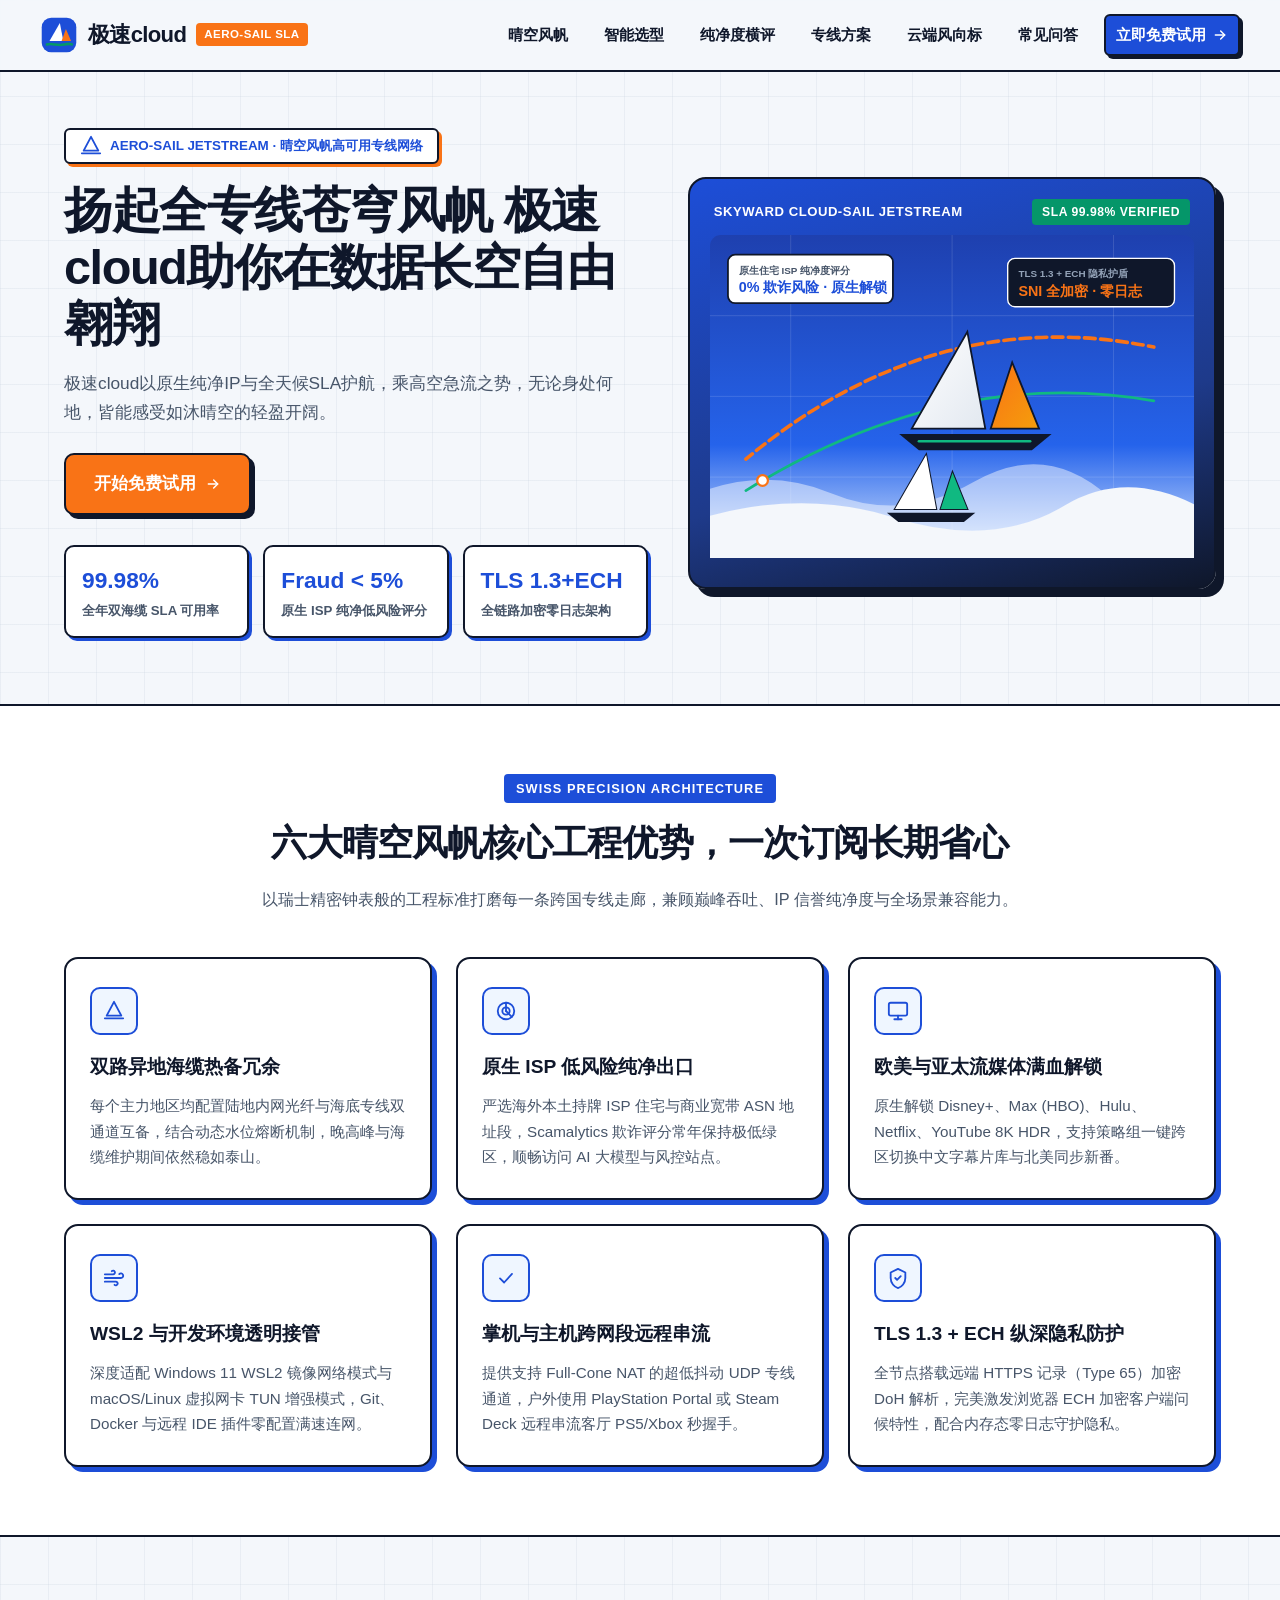
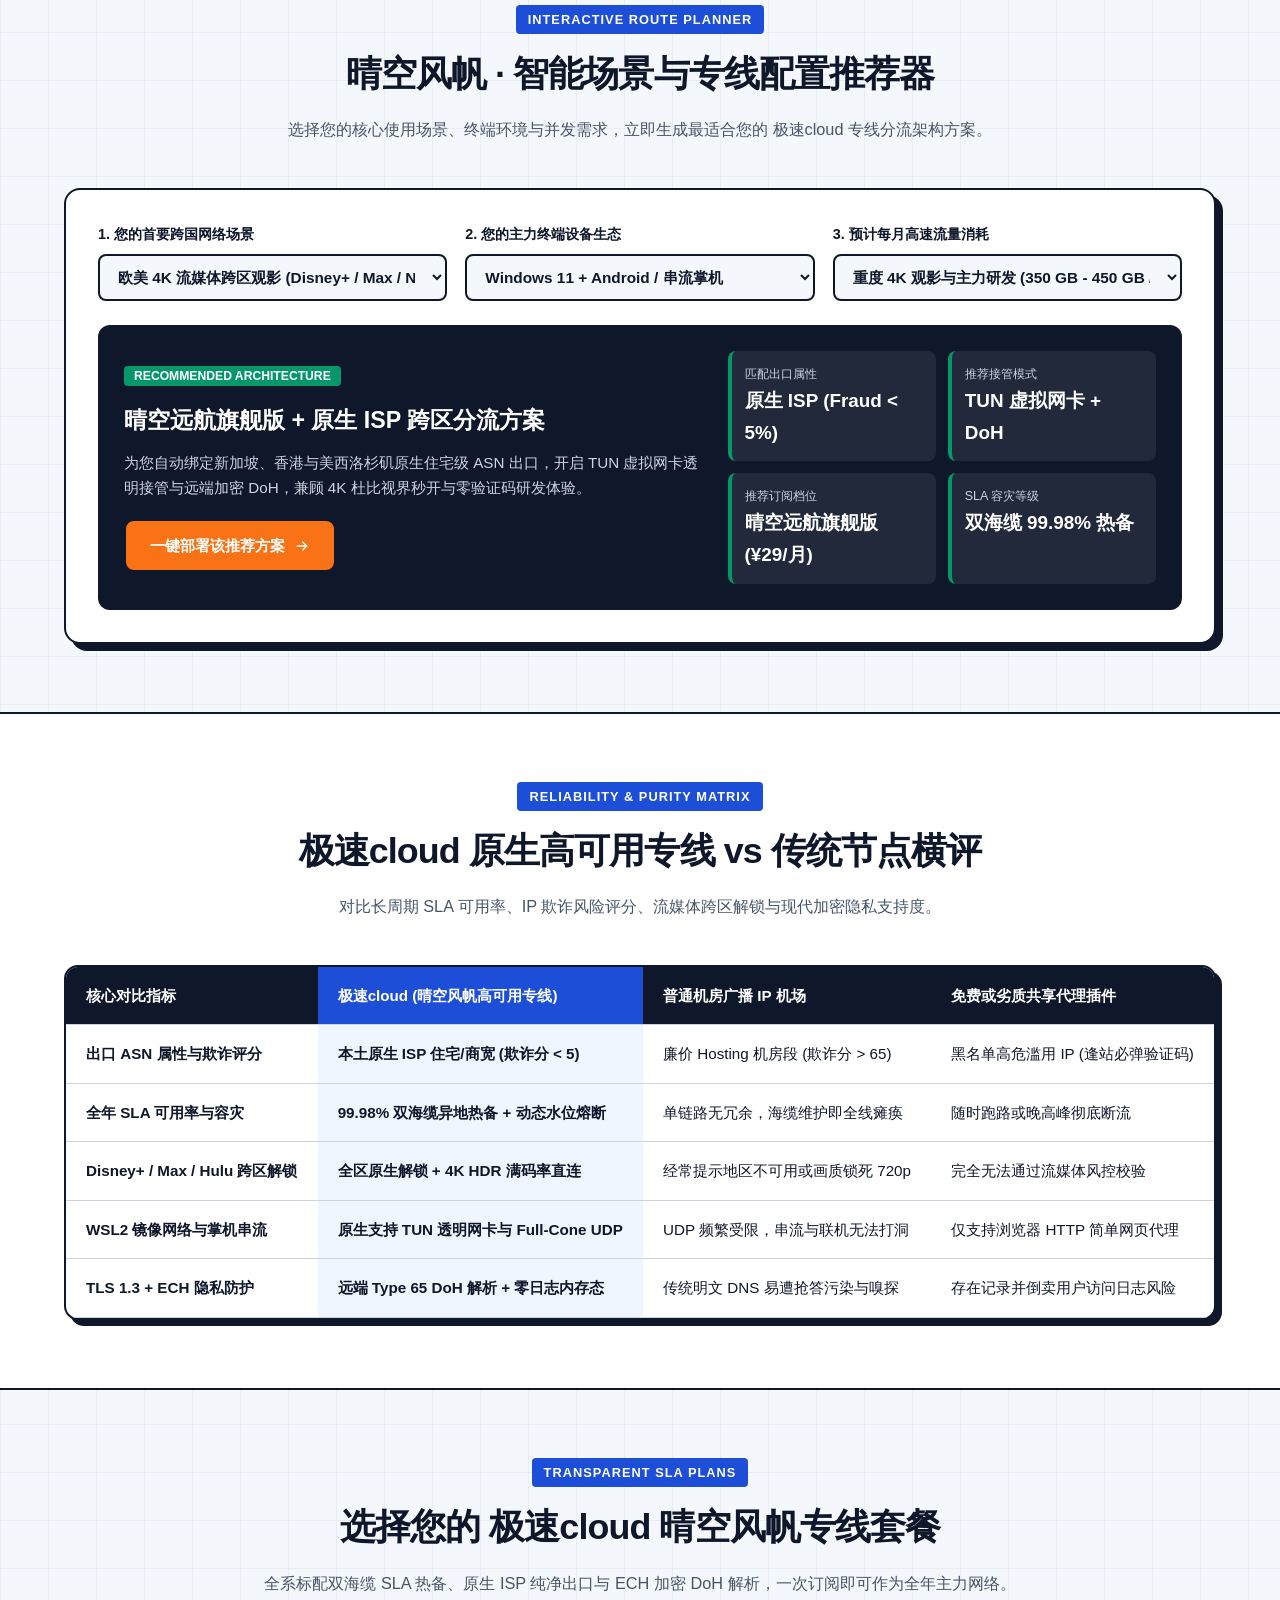
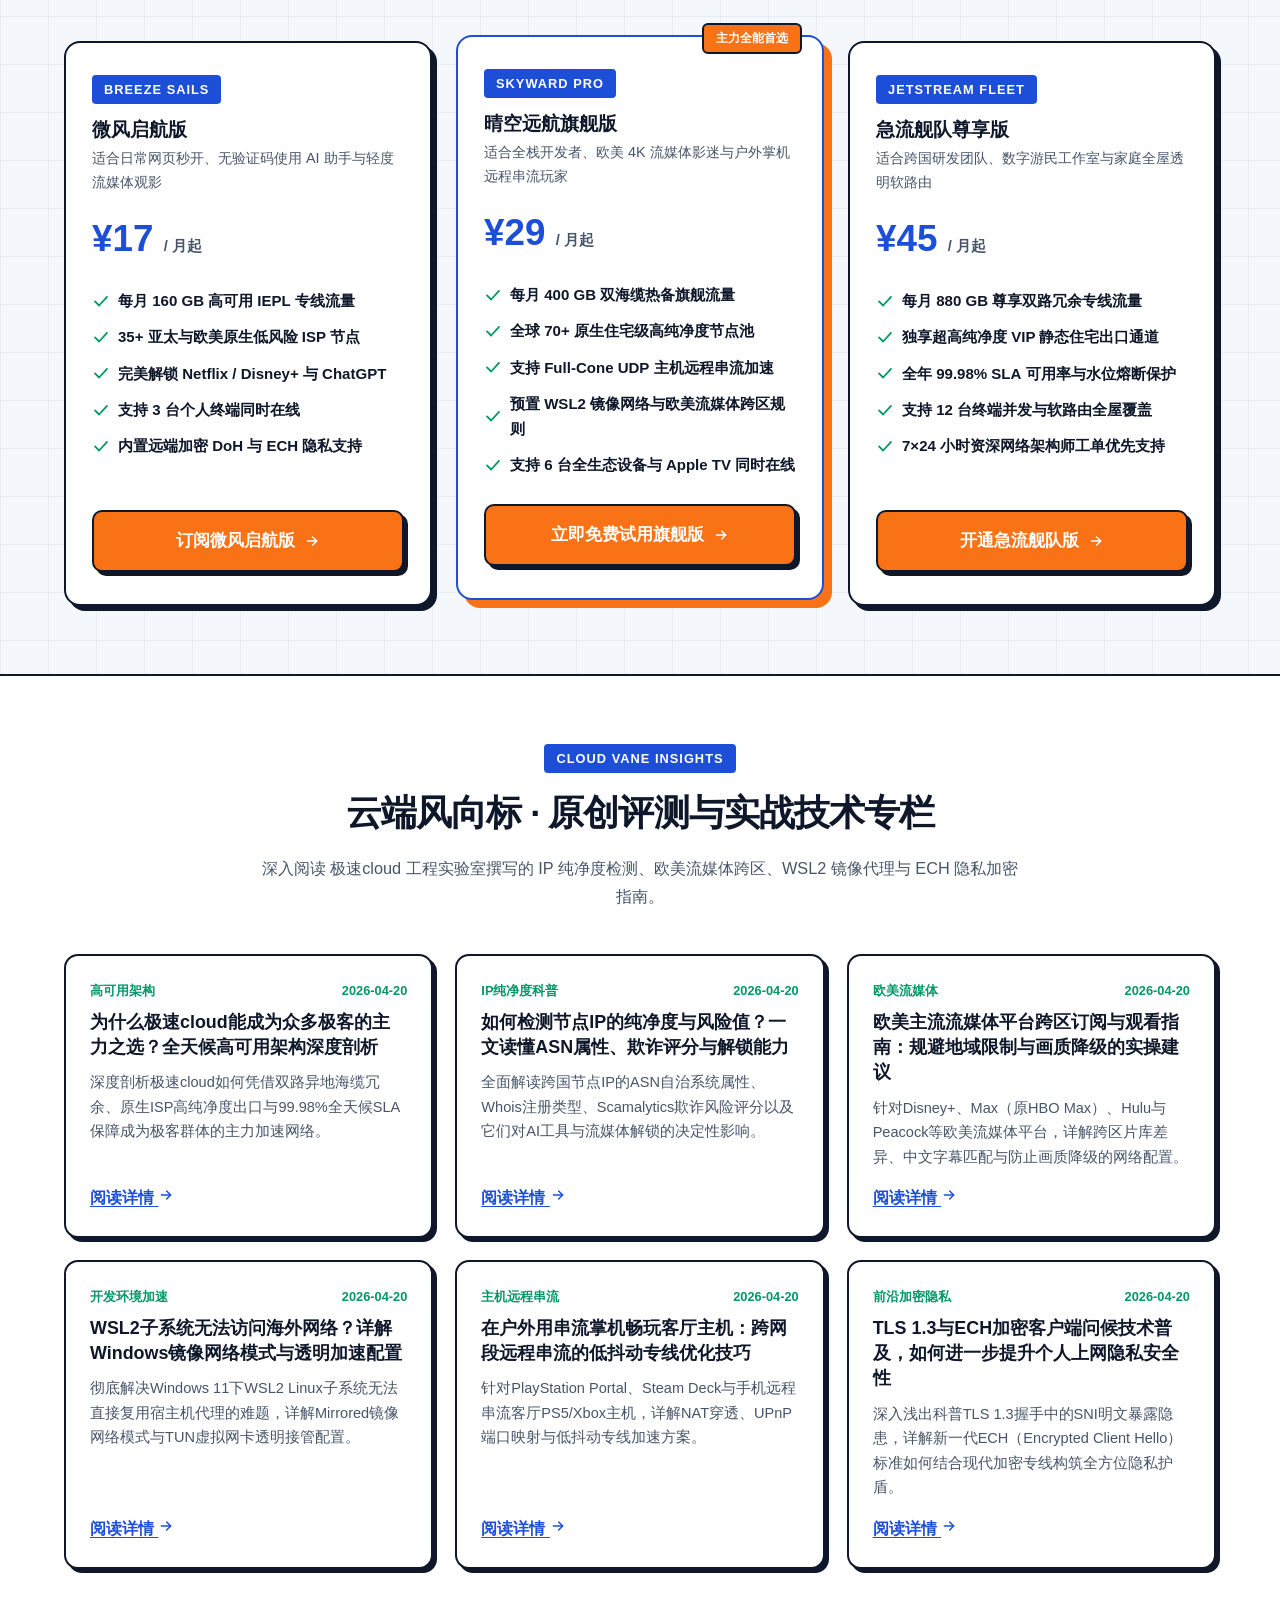
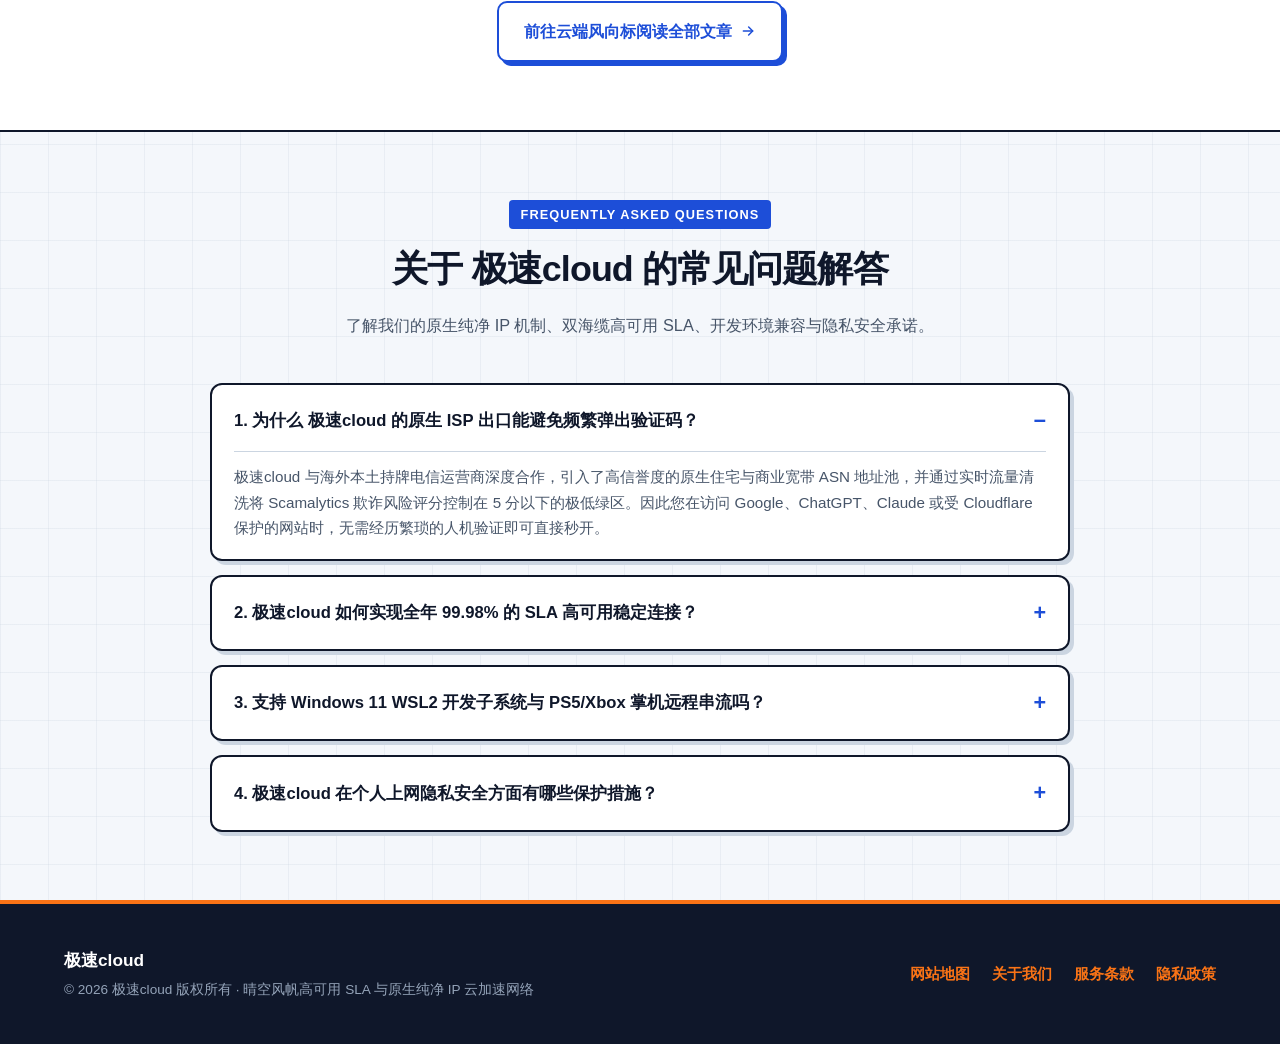
<file: index.html>
<!DOCTYPE html>
<html lang="zh-CN">
<head>
  <meta charset="UTF-8">
  <meta name="viewport" content="width=device-width, initial-scale=1.0">
  <title>极速cloud专线服务 - 原生纯净IP高速节点订阅与全平台客户端下载机场套餐</title>
  <meta name="description" content="极速cloud官方网站提供全天候高可用客户端下载與原生纯净ISP高速节点套餐，助力跨国网络加速、欧美流媒体与远程串流实现极速秒开，是极客长期信赖的主力机场推荐服务。">
  <link rel="canonical" href="https://jscloud.sbs/">
  <meta property="og:title" content="极速cloud官网 - 原生纯净IP高速节点订阅与全平台客户端下载机场套餐">
  <meta property="og:description" content="极速cloud官方网站提供全天候高可用客户端下载與原生纯净ISP高速节点套餐，助力跨国网络加速、欧美流媒体与远程串流实现极速秒开，是极客长期信赖的主力机场推荐服务。">
  <meta property="og:url" content="https://jscloud.sbs/">
  <meta property="og:type" content="website">
  <script type="application/ld+json">
  [
    {
      "@context": "https://schema.org",
      "@type": "SoftwareApplication",
      "name": "极速cloud",
      "applicationCategory": "NetworkingApplication",
      "operatingSystem": "Windows, macOS, iOS, Android, Linux, OpenWrt, Apple TV",
      "description": "极速cloud官方网站提供全天候高可用客户端下载與原生纯净ISP高速节点套餐，助力跨国网络加速、欧美流媒体与远程串流实现极速秒开，是极客长期信赖的主力机场推荐服务。",
      "offers": {
        "@type": "AggregateOffer",
        "lowPrice": "17.00",
        "highPrice": "45.00",
        "priceCurrency": "CNY",
        "offerCount": "3"
      }
    },
    {
      "@context": "https://schema.org",
      "@type": "FAQPage",
      "mainEntity": [
        {
          "@type": "Question",
          "name": "为什么极速cloud的原生ISP出口能避免频繁弹出验证码？",
          "acceptedAnswer": {
            "@type": "Answer",
            "text": "极速cloud与海外本土运营商合作引入高信誉度原生住宅与商业ASN地址池，Scamalytics欺诈评分低于10分，访问AI平台与海外站点无需频繁人机验证。"
          }
        },
        {
          "@type": "Question",
          "name": "极速cloud如何实现全年99.98%的SLA高可用稳定连接？",
          "acceptedAnswer": {
            "@type": "Answer",
            "text": "每个核心地区均部署双入口、双海缆与异地双机房热备拓扑，配合动态水位熔断机制，单条光缆波动时可在毫秒间无感切换。"
          }
        },
        {
          "@type": "Question",
          "name": "支持Windows WSL2开发子系统与PS5/Xbox掌机远程串流吗？",
          "acceptedAnswer": {
            "@type": "Answer",
            "text": "完美支持。客户端内置TUN透明虚拟网卡与Full-Cone UDP加速通道，轻松打通WSL2镜像网络与跨网段主机远程串流。"
          }
        },
        {
          "@type": "Question",
          "name": "极速cloud在个人上网隐私安全方面有哪些保护措施？",
          "acceptedAnswer": {
            "@type": "Answer",
            "text": "全节点采用无盘内存态零日志架构，全面兼容TLS 1.3与ECH加密客户端问候标准，并内置防泄漏远端加密DoH解析。"
          }
        }
      ]
    }
  ]
  </script>
  <style>
:root {
  --bg-cloud: #F4F7FB;
  --bg-white: #FFFFFF;
  --ink: #0F172A;
  --ink-muted: #475569;
  --cobalt: #1D4ED8;
  --cobalt-dark: #1E3A8A;
  --tangerine: #F97316;
  --emerald: #059669;
  --grid-line: #CBD5E1;
  --shadow-swiss: 0 18px 40px -12px rgba(29, 78, 216, 0.14);
}
* { box-sizing: border-box; margin: 0; padding: 0; }
html { scroll-behavior: smooth; font-family: "Helvetica Neue", "PingFang SC", "Microsoft YaHei", -apple-system, sans-serif; background: var(--bg-cloud); color: var(--ink); line-height: 1.68; }
body { overflow-x: hidden; background-image: linear-gradient(to right, rgba(203, 213, 225, 0.28) 1px, transparent 1px), linear-gradient(to bottom, rgba(203, 213, 225, 0.28) 1px, transparent 1px); background-size: 48px 48px; }
a, a:visited { color: var(--cobalt); text-decoration: underline; text-underline-offset: 3px; font-weight: 700; transition: color 0.2s ease; }
a:hover { color: var(--tangerine); }
.container { max-width: 1200px; margin: 0 auto; padding: 0 24px; }

/* Header & Navigation */
.site-header { position: sticky; top: 0; z-index: 100; background: rgba(244, 247, 251, 0.95); backdrop-filter: blur(10px); border-bottom: 2px solid var(--ink); }
.nav-wrap { display: flex; align-items: center; justify-content: space-between; padding: 14px 0; gap: 16px; }
.brand-link, .brand-link:visited { display: inline-flex; align-items: center; gap: 10px; font-size: 1.38rem; font-weight: 900; color: var(--ink); text-decoration: none; letter-spacing: -0.03em; }
.brand-badge { font-size: 0.72rem; background: var(--tangerine); color: #FFFFFF; padding: 2px 8px; border-radius: 4px; font-weight: 900; letter-spacing: 0.04em; }
.main-nav { display: flex; align-items: center; flex-wrap: wrap; gap: 8px 16px; }
.main-nav a, .main-nav a:visited { color: var(--ink); text-decoration: none; font-size: 0.95rem; font-weight: 800; padding: 6px 10px; border-radius: 6px; transition: all 0.2s; }
.main-nav a:hover { color: var(--cobalt); background: rgba(29, 78, 216, 0.08); }
.nav-cta, .nav-cta:visited { background: var(--cobalt); color: #FFFFFF !important; text-decoration: none !important; padding: 9px 18px; border-radius: 8px; font-size: 0.92rem; font-weight: 800; border: 2px solid var(--ink); box-shadow: 3px 3px 0px var(--ink); display: inline-flex; align-items: center; gap: 6px; white-space: nowrap; }
.nav-cta:hover { background: var(--tangerine); transform: translate(-1px, -1px); box-shadow: 4px 4px 0px var(--ink); }

/* Buttons */
.btn-row { display: flex; flex-wrap: wrap; gap: 14px; align-items: center; margin-top: 26px; }
.btn-primary, .btn-primary:visited { display: inline-flex; align-items: center; gap: 9px; background: var(--tangerine); color: #FFFFFF !important; text-decoration: none !important; padding: 15px 28px; border-radius: 10px; font-size: 1.04rem; font-weight: 900; border: 2px solid var(--ink); box-shadow: 4px 4px 0px var(--ink); transition: transform 0.15s, box-shadow 0.15s; cursor: pointer; }
.btn-primary:hover { transform: translate(-2px, -2px); box-shadow: 6px 6px 0px var(--ink); background: #EA580C; }
.btn-secondary, .btn-secondary:visited { display: inline-flex; align-items: center; gap: 8px; background: var(--bg-white); color: var(--cobalt) !important; text-decoration: none !important; padding: 15px 25px; border-radius: 10px; font-size: 1.02rem; font-weight: 900; border: 2px solid var(--cobalt); box-shadow: 4px 4px 0px var(--cobalt); transition: transform 0.15s; }
.btn-secondary:hover { transform: translate(-2px, -2px); background: #EFF6FF; }

/* Hero Section */
.hero { padding: 56px 0 66px; position: relative; overflow: hidden; }
.hero-grid { display: grid; grid-template-columns: 1.05fr 0.95fr; gap: 40px; align-items: center; }
.swiss-tag { display: inline-flex; align-items: center; gap: 8px; background: var(--bg-white); color: var(--cobalt); border: 2px solid var(--ink); padding: 5px 14px; border-radius: 6px; font-size: 0.84rem; font-weight: 900; margin-bottom: 18px; box-shadow: 3px 3px 0px var(--tangerine); }
.hero h1 { font-size: clamp(2.1rem, 3.8vw, 3.2rem); line-height: 1.16; font-weight: 900; color: var(--ink); letter-spacing: -0.03em; margin-bottom: 18px; }
.hero h1 .hl { color: var(--cobalt); text-decoration: underline; text-decoration-color: var(--tangerine); text-decoration-thickness: 5px; text-underline-offset: 6px; }
.hero-lead { font-size: 1.08rem; color: var(--ink-muted); margin-bottom: 20px; max-width: 580px; font-weight: 500; }
.hero-metrics { display: grid; grid-template-columns: repeat(3, 1fr); gap: 14px; margin-top: 30px; }
.metric-box { background: var(--bg-white); padding: 14px 16px; border-radius: 10px; border: 2px solid var(--ink); box-shadow: 3px 3px 0px var(--cobalt); }
.metric-val { font-size: 1.42rem; font-weight: 900; color: var(--cobalt); }
.metric-lbl { font-size: 0.83rem; color: var(--ink-muted); font-weight: 700; }

/* Animated SVG Stage */
.sail-stage { background: linear-gradient(165deg, #1D4ED8 0%, #1E3A8A 62%, #0F172A 100%); border-radius: 18px; padding: 20px; border: 2px solid var(--ink); box-shadow: 8px 8px 0px var(--ink); position: relative; overflow: hidden; }
.sail-stage-header { display: flex; justify-content: space-between; align-items: center; color: #FFFFFF; font-size: 0.82rem; font-weight: 800; margin-bottom: 10px; padding: 0 4px; letter-spacing: 0.04em; }
.vane-pill { background: var(--emerald); color: #FFFFFF; padding: 3px 10px; border-radius: 4px; font-weight: 900; font-size: 0.76rem; }
@keyframes cloudDrift { 0%, 100% { transform: translateX(0px); } 50% { transform: translateX(14px); } }
@keyframes sailGlide { 0%, 100% { transform: translateY(0px) rotate(0deg); } 50% { transform: translateY(-8px) rotate(-2deg); } }
.cloud-layer { animation: cloudDrift 5s ease-in-out infinite; }
.aero-sail { animation: sailGlide 3.2s ease-in-out infinite; transform-origin: center; }

/* Sections */
.section { padding: 68px 0; }
.section-white { background: var(--bg-white); border-top: 2px solid var(--ink); border-bottom: 2px solid var(--ink); }
.sec-head { text-align: center; max-width: 760px; margin: 0 auto 44px; }
.sec-tag { display: inline-block; font-size: 0.8rem; font-weight: 900; text-transform: uppercase; letter-spacing: 0.08em; color: #FFFFFF; background: var(--cobalt); padding: 4px 12px; border-radius: 4px; margin-bottom: 10px; }
.sec-head h2 { font-size: clamp(1.7rem, 2.8vw, 2.35rem); font-weight: 900; margin-bottom: 12px; letter-spacing: -0.025em; color: var(--ink); }
.sec-head p { color: var(--ink-muted); font-size: 1.02rem; font-weight: 500; }

/* Swiss Editorial Grid */
.feat-grid { display: grid; grid-template-columns: repeat(3, 1fr); gap: 24px; }
.feat-card { background: var(--bg-white); border-radius: 14px; padding: 28px 24px; border: 2px solid var(--ink); box-shadow: 5px 5px 0px var(--cobalt); transition: transform 0.2s; }
.feat-card:hover { transform: translate(-3px, -3px); box-shadow: 8px 8px 0px var(--tangerine); }
.feat-icon { width: 48px; height: 48px; border-radius: 10px; background: #EFF6FF; color: var(--cobalt); border: 2px solid var(--cobalt); display: flex; align-items: center; justify-content: center; margin-bottom: 16px; }
.feat-card h3 { font-size: 1.2rem; font-weight: 900; margin-bottom: 10px; color: var(--ink); }
.feat-card p { color: var(--ink-muted); font-size: 0.95rem; }

/* Interactive ASN & SLA Calculator Widget */
.calc-panel { background: var(--bg-white); border-radius: 16px; padding: 32px; border: 2px solid var(--ink); box-shadow: 7px 7px 0px var(--ink); }
.calc-controls { display: grid; grid-template-columns: repeat(3, 1fr); gap: 18px; margin-bottom: 24px; }
.calc-group label { display: block; font-weight: 900; font-size: 0.9rem; margin-bottom: 8px; color: var(--ink); }
.calc-select { width: 100%; padding: 12px 14px; border-radius: 8px; border: 2px solid var(--ink); font-size: 0.96rem; font-weight: 700; background: var(--bg-cloud); color: var(--ink); cursor: pointer; }
.calc-result { background: var(--ink); color: #FFFFFF; border-radius: 12px; padding: 26px; display: grid; grid-template-columns: 1.15fr 0.85fr; gap: 24px; align-items: center; }
.calc-badges { display: grid; grid-template-columns: repeat(2, 1fr); gap: 12px; }
.calc-badge-box { background: rgba(255,255,255,0.08); padding: 13px; border-radius: 8px; border-left: 4px solid var(--emerald); }
.calc-badge-box span { display: block; font-size: 0.78rem; color: #CBD5E1; }
.calc-badge-box strong { font-size: 1.18rem; color: #FFFFFF; }

/* Comparison Table */
.table-wrap { overflow-x: auto; background: var(--bg-white); border-radius: 14px; border: 2px solid var(--ink); box-shadow: 6px 6px 0px var(--ink); }
.comp-table { width: 100%; border-collapse: collapse; min-width: 640px; }
.comp-table th, .comp-table td { padding: 16px 20px; text-align: left; border-bottom: 1.5px solid var(--grid-line); font-size: 0.95rem; }
.comp-table th { background: var(--ink); color: #FFFFFF; font-weight: 900; }
.comp-table th.hl-col { background: var(--cobalt); color: #FFFFFF; }
.comp-table td.hl-col { background: #EFF6FF; font-weight: 800; color: var(--ink); }

/* Pricing Grid */
.price-grid { display: grid; grid-template-columns: repeat(3, 1fr); gap: 24px; align-items: stretch; }
.price-card { background: var(--bg-white); color: var(--ink); border-radius: 16px; padding: 32px 26px; border: 2px solid var(--ink); box-shadow: 5px 5px 0px var(--ink); display: flex; flex-direction: column; justify-content: space-between; position: relative; }
.price-card.pop { border-color: var(--cobalt); box-shadow: 8px 8px 0px var(--tangerine); transform: translateY(-6px); }
.pop-badge { position: absolute; top: -14px; right: 20px; background: var(--tangerine); color: #FFFFFF; border: 2px solid var(--ink); font-size: 0.78rem; font-weight: 900; padding: 3px 12px; border-radius: 6px; }
.price-num { font-size: 2.3rem; font-weight: 900; color: var(--cobalt); margin: 14px 0; }
.price-num small { font-size: 0.92rem; color: var(--ink-muted); font-weight: 700; }
.price-list { list-style: none; margin: 18px 0 26px; display: flex; flex-direction: column; gap: 11px; }
.price-list li { display: flex; align-items: center; gap: 8px; font-size: 0.94rem; font-weight: 600; }
.price-list li svg { color: var(--emerald); flex-shrink: 0; }

/* Articles Preview & Hub */
.art-grid { display: grid; grid-template-columns: repeat(3, 1fr); gap: 22px; }
.art-card { background: var(--bg-white); border-radius: 14px; padding: 24px; border: 2px solid var(--ink); box-shadow: 4px 4px 0px var(--ink); display: flex; flex-direction: column; justify-content: space-between; transition: transform 0.2s; }
.art-card:hover { transform: translate(-3px, -3px); box-shadow: 7px 7px 0px var(--cobalt); }
.art-meta { font-size: 0.8rem; font-weight: 800; color: var(--emerald); margin-bottom: 8px; display: flex; justify-content: space-between; }
.art-card h3 { font-size: 1.12rem; font-weight: 900; margin-bottom: 10px; line-height: 1.42; }
.art-card h3 a, .art-card h3 a:visited { color: var(--ink); text-decoration: none; }
.art-card h3 a:hover { color: var(--cobalt); }
.art-card p { font-size: 0.91rem; color: var(--ink-muted); margin-bottom: 16px; }

/* FAQ Accordion */
.faq-list { max-width: 860px; margin: 0 auto; display: flex; flex-direction: column; gap: 14px; }
.faq-item { background: var(--bg-white); border: 2px solid var(--ink); border-radius: 12px; padding: 18px 22px; box-shadow: 4px 4px 0px var(--grid-line); }
.faq-item summary { font-weight: 900; font-size: 1.04rem; cursor: pointer; list-style: none; display: flex; justify-content: space-between; align-items: center; color: var(--ink); }
.faq-item summary::after { content: "+"; font-size: 1.35rem; color: var(--cobalt); font-weight: 900; }
.faq-item[open] summary::after { content: "−"; }
.faq-item p { margin-top: 12px; color: var(--ink-muted); font-size: 0.95rem; border-top: 1.5px solid var(--grid-line); padding-top: 12px; }

/* Article Detail Layout */
.article-shell { max-width: 860px; margin: 44px auto 70px; background: var(--bg-white); border-radius: 16px; padding: 44px; border: 2px solid var(--ink); box-shadow: 8px 8px 0px var(--ink); }
.breadcrumb { font-size: 0.88rem; color: var(--ink-muted); margin-bottom: 18px; font-weight: 600; }
.article-wrap h1 { font-size: clamp(1.65rem, 2.8vw, 2.25rem); font-weight: 900; line-height: 1.3; margin-bottom: 18px; color: var(--ink); }
.art-byline { display: flex; flex-wrap: wrap; gap: 16px; font-size: 0.86rem; color: var(--ink-muted); padding-bottom: 20px; margin-bottom: 26px; border-bottom: 2px solid var(--ink); font-weight: 600; }
.art-content h2 { font-size: 1.36rem; font-weight: 900; color: var(--cobalt); margin: 28px 0 12px; padding-left: 12px; border-left: 5px solid var(--tangerine); }
.art-content h3 { font-size: 1.14rem; font-weight: 900; color: var(--emerald); margin: 20px 0 10px; }
.art-content p { margin-bottom: 16px; font-size: 1.01rem; color: var(--ink); line-height: 1.82; }
.cta-banner { background: var(--cobalt); color: #fff; border-radius: 14px; padding: 28px; margin: 34px 0 0; border: 2px solid var(--ink); box-shadow: 5px 5px 0px var(--ink); display: flex; flex-wrap: wrap; justify-content: space-between; align-items: center; gap: 18px; }

/* Footer */
.site-footer { background: var(--ink); color: #CBD5E1; padding: 42px 0; border-top: 4px solid var(--tangerine); }
.footer-inner { display: flex; flex-wrap: wrap; justify-content: space-between; align-items: center; gap: 20px; }
.footer-links { display: flex; flex-wrap: wrap; gap: 22px; }
.footer-links a, .footer-links a:visited { color: #F97316; text-decoration: none; font-weight: 800; font-size: 0.95rem; }
.footer-links a:hover { color: #38BDF8; text-decoration: underline; }

/* Responsive - Rule 7: Mobile navigation MUST remain visible */
@media (max-width: 920px) {
  .hero-grid, .feat-grid, .price-grid, .art-grid, .calc-controls, .calc-result { grid-template-columns: 1fr; }
  .price-card.pop { transform: none; }
}
@media (max-width: 768px) {
  .nav-wrap { flex-direction: column; align-items: flex-start; gap: 10px; }
  .main-nav { width: 100%; display: flex !important; flex-wrap: wrap; gap: 6px 10px; padding-top: 6px; border-top: 1.5px solid var(--grid-line); }
  .main-nav a { font-size: 0.88rem; padding: 5px 8px; }
  .hero { padding: 34px 0 46px; }
  .hero-metrics { grid-template-columns: 1fr; }
  .article-shell { padding: 24px 18px; margin: 22px auto 46px; }
}
</style>
  <link rel="stylesheet" href="style.css">
  <meta property="og:image" content="https://jscloud.sbs/og-cover.png">
  <script type="application/ld+json">
{
  "@context": "https://schema.org",
  "@type": "Product",
  "name": "极速cloud",
  "brand": {
    "@type": "Brand",
    "name": "极速cloud"
  },
  "description": "极速cloud融合晴空风帆智能分流与海外本土原生ISP住宅IP，打造99.99%高可用的全球IEPL专线网络加速服务。",
  "offers": {
    "@type": "AggregateOffer",
    "lowPrice": "18.00",
    "highPrice": "68.00",
    "priceCurrency": "CNY",
    "offerCount": "3"
  }
}
  </script>
</head>
<body>
  <header class="site-header">
  <div class="container nav-wrap">
    <a href="index.html" class="brand-link" aria-label="极速cloud首页">
      <svg class="brand-logo" viewBox="0 0 44 44" width="38" height="38" fill="none" xmlns="http://www.w3.org/2000/svg" aria-hidden="true">
  <rect x="2" y="2" width="40" height="40" rx="11" fill="#1D4ED8"/>
  <path d="M11 29L23 8L27 29H11Z" fill="#FFFFFF"/>
  <path d="M25 29L30 15L36 29H25Z" fill="#F97316"/>
  <path d="M8 33C14 31 20 35 28 33C32 32 35 32 37 33" stroke="#059669" stroke-width="3" stroke-linecap="round"/>
</svg>
      <span>极速cloud</span>
      <span class="brand-badge">AERO-SAIL SLA</span>
    </a>
    <nav class="main-nav" aria-label="主导航">
      <a href="index.html#features">晴空风帆</a>
      <a href="index.html#calculator">智能选型</a>
      <a href="index.html#comparison">纯净度横评</a>
      <a href="index.html#pricing">专线方案</a>
      <a href="cloud-vane.html">云端风向标</a>
      <a href="index.html#faq">常见问答</a>
      <a href="https://ww012.twilightaff.com/#/?code=A56DH1Af" rel="nofollow" target="_blank" class="nav-cta">立即免费试用 <svg class="ico" viewBox="0 0 24 24" width="16" height="16" fill="none" stroke="currentColor" stroke-width="2.2" stroke-linecap="round" stroke-linejoin="round"><line x1="5" y1="12" x2="19" y2="12"/><polyline points="13 6 19 12 13 18"/></svg></a>
    </nav>
  </div>
</header>
  <main>
    <!-- Hero Section (Strictly NO Node Speed Test table! Pure Skyward Cloud-Sail Animated SVG) -->
    <section class="hero">
      <div class="container hero-grid">
        <div>
          <div class="swiss-tag"><svg class="ico" viewBox="0 0 24 24" width="22" height="22" fill="none" stroke="currentColor" stroke-width="2" stroke-linecap="round" stroke-linejoin="round"><path d="M12 2L4 17h16L12 2z"/><path d="M2 20h20"/></svg> <span>AERO-SAIL JETSTREAM · 晴空风帆高可用专线网络</span></div>
          <h1>扬起全专线苍穹风帆 <span>极速cloud助你在数据长空自由翱翔</span></h1>
          <p class="hero-lead">极速cloud以原生纯净IP与全天候SLA护航，乘高空急流之势，无论身处何地，皆能感受如沐晴空的轻盈开阔。</p>
          <div class="btn-row">
            <a href="https://ww012.twilightaff.com/#/?code=A56DH1Af" rel="nofollow" target="_blank" class="btn-primary">开始免费试用 <svg class="ico" viewBox="0 0 24 24" width="16" height="16" fill="none" stroke="currentColor" stroke-width="2.2" stroke-linecap="round" stroke-linejoin="round"><line x1="5" y1="12" x2="19" y2="12"/><polyline points="13 6 19 12 13 18"/></svg></a>
            
          </div>
          <div class="hero-metrics">
            <div class="metric-box">
              <div class="metric-val">99.98%</div>
              <div class="metric-lbl">全年双海缆 SLA 可用率</div>
            </div>
            <div class="metric-box">
              <div class="metric-val">Fraud &lt; 5%</div>
              <div class="metric-lbl">原生 ISP 纯净低风险评分</div>
            </div>
            <div class="metric-box">
              <div class="metric-val">TLS 1.3+ECH</div>
              <div class="metric-lbl">全链路加密零日志架构</div>
            </div>
          </div>
        </div>
        <div>
          <div class="sail-stage" role="img" aria-label="极速cloud晴空风帆舰队与全球急流走廊动态演示">
  <div class="sail-stage-header">
    <span>SKYWARD CLOUD-SAIL JETSTREAM</span>
    <span class="vane-pill">SLA 99.98% VERIFIED</span>
  </div>
  <svg viewBox="0 0 540 360" width="100%" height="auto" xmlns="http://www.w3.org/2000/svg">
    <defs>
      <linearGradient id="skyStage" x1="0%" y1="0%" x2="0%" y2="100%">
        <stop offset="0%" stop-color="#1E40AF"/>
        <stop offset="65%" stop-color="#2563EB"/>
        <stop offset="100%" stop-color="#DBEAFE"/>
      </linearGradient>
      <linearGradient id="sailMain" x1="0%" y1="0%" x2="100%" y2="100%">
        <stop offset="0%" stop-color="#FFFFFF"/>
        <stop offset="100%" stop-color="#E2E8F0"/>
      </linearGradient>
      <linearGradient id="sailAccent" x1="0%" y1="0%" x2="100%" y2="100%">
        <stop offset="0%" stop-color="#F97316"/>
        <stop offset="100%" stop-color="#F59E0B"/>
      </linearGradient>
    </defs>

    <!-- Cobalt-to-Cloud Sky Stage -->
    <rect width="540" height="360" rx="12" fill="url(#skyStage)"/>

    <!-- Swiss Editorial Coordinate Grid -->
    <g stroke="rgba(255,255,255,0.14)" stroke-width="1">
      <line x1="90" y1="0" x2="90" y2="360"/>
      <line x1="270" y1="0" x2="270" y2="360"/>
      <line x1="450" y1="0" x2="450" y2="360"/>
      <line x1="0" y1="90" x2="540" y2="90"/>
      <line x1="0" y1="180" x2="540" y2="180"/>
      <line x1="0" y1="270" x2="540" y2="270"/>
    </g>

    <!-- Sunlit Cloud Layers Drifting Smoothly -->
    <g class="cloud-layer">
      <path d="M-30 295 Q55 255 135 288 T295 275 T445 292 T570 278 L570 370 L-30 370 Z" fill="rgba(255,255,255,0.45)"/>
      <path d="M-30 322 Q95 280 205 315 T395 302 T570 318 L570 370 L-30 370 Z" fill="#F4F7FB"/>
    </g>

    <!-- Animated Global Jetstream Corridor Arcs -->
    <path id="jetArc1" d="M 40 250 Q 250 75 495 125" fill="none" stroke="#F97316" stroke-width="4" stroke-dasharray="12 6" stroke-linecap="round">
      <animate attributeName="stroke-dashoffset" values="180;0" dur="2.6s" repeatCount="indefinite"/>
    </path>
    <path id="jetArc2" d="M 40 285 Q 265 145 495 185" fill="none" stroke="#10B981" stroke-width="3" stroke-linecap="round"/>

    <!-- Jetstream Pulses Moving Along Corridor -->
    <circle r="6" fill="#FFFFFF" stroke="#F97316" stroke-width="2.5">
      <animateMotion dur="2.2s" repeatCount="indefinite">
        <mpath href="#jetArc2"/>
      </animateMotion>
    </circle>

    <!-- Primary Aero-Sail Cloud Glider -->
    <g class="aero-sail" transform="translate(225, 108)">
      <!-- Main Geometric Wind-Sail -->
      <polygon points="0,108 62,0 82,108" fill="url(#sailMain)" stroke="#0F172A" stroke-width="2"/>
      <!-- Fore Jib Sail -->
      <polygon points="88,108 112,34 142,108" fill="url(#sailAccent)" stroke="#0F172A" stroke-width="2"/>
      <!-- Sleek Cloud Hull -->
      <path d="M-14 114 L156 114 L134 132 L8 132 Z" fill="#0F172A"/>
      <line x1="8" y1="122" x2="132" y2="122" stroke="#10B981" stroke-width="3" stroke-linecap="round"/>
    </g>

    <!-- Secondary Companion Wing-Sail -->
    <g class="aero-sail" transform="translate(92, 168) scale(0.58)">
      <polygon points="0,108 62,0 82,108" fill="#FFFFFF" stroke="#0F172A" stroke-width="2"/>
      <polygon points="88,108 112,34 142,108" fill="#10B981" stroke="#0F172A" stroke-width="2"/>
      <path d="M-14 114 L156 114 L134 132 L8 132 Z" fill="#0F172A"/>
    </g>

    <!-- Swiss Editorial Telemetry Cards -->
    <g transform="translate(20, 22)">
      <rect width="184" height="54" rx="8" fill="#FFFFFF" stroke="#0F172A" stroke-width="2"/>
      <text x="12" y="21" fill="#475569" font-size="11" font-weight="800">原生住宅 ISP 纯净度评分</text>
      <text x="12" y="42" fill="#1D4ED8" font-size="16" font-weight="900">0% 欺诈风险 · 原生解锁</text>
    </g>
    <g transform="translate(332, 26)">
      <rect width="186" height="54" rx="8" fill="#0F172A" stroke="#FFFFFF" stroke-width="1.5"/>
      <text x="12" y="21" fill="#94A3B8" font-size="11" font-weight="800">TLS 1.3 + ECH 隐私护盾</text>
      <text x="12" y="42" fill="#F97316" font-size="16" font-weight="900">SNI 全加密 · 零日志</text>
    </g>
  </svg>
</div>
        </div>
      </div>
    </section>

    <!-- Core Architecture Features -->
    <section id="features" class="section section-white">
      <div class="container">
        <div class="sec-head">
          <span class="sec-tag">SWISS PRECISION ARCHITECTURE</span>
          <h2>六大晴空风帆核心工程优势，一次订阅长期省心</h2>
          <p>以瑞士精密钟表般的工程标准打磨每一条跨国专线走廊，兼顾巅峰吞吐、IP 信誉纯净度与全场景兼容能力。</p>
        </div>
        <div class="feat-grid">
          <div class="feat-card">
            <div class="feat-icon"><svg class="ico" viewBox="0 0 24 24" width="22" height="22" fill="none" stroke="currentColor" stroke-width="2" stroke-linecap="round" stroke-linejoin="round"><path d="M12 2L4 17h16L12 2z"/><path d="M2 20h20"/></svg></div>
            <h3>双路异地海缆热备冗余</h3>
            <p>每个主力地区均配置陆地内网光纤与海底专线双通道互备，结合动态水位熔断机制，晚高峰与海缆维护期间依然稳如泰山。</p>
          </div>
          <div class="feat-card">
            <div class="feat-icon"><svg class="ico" viewBox="0 0 24 24" width="22" height="22" fill="none" stroke="currentColor" stroke-width="2" stroke-linecap="round" stroke-linejoin="round"><circle cx="12" cy="12" r="9"/><circle cx="12" cy="12" r="4"/><line x1="12" y1="3" x2="12" y2="12"/><line x1="12" y1="12" x2="18.3" y2="18.3"/></svg></div>
            <h3>原生 ISP 低风险纯净出口</h3>
            <p>严选海外本土持牌 ISP 住宅与商业宽带 ASN 地址段，Scamalytics 欺诈评分常年保持极低绿区，顺畅访问 AI 大模型与风控站点。</p>
          </div>
          <div class="feat-card">
            <div class="feat-icon"><svg class="ico" viewBox="0 0 24 24" width="22" height="22" fill="none" stroke="currentColor" stroke-width="2" stroke-linecap="round" stroke-linejoin="round"><rect x="2" y="3" width="20" height="14" rx="2"/><line x1="8" y1="21" x2="16" y2="21"/><line x1="12" y1="17" x2="12" y2="21"/></svg></div>
            <h3>欧美与亚太流媒体满血解锁</h3>
            <p>原生解锁 Disney+、Max (HBO)、Hulu、Netflix、YouTube 8K HDR，支持策略组一键跨区切换中文字幕片库与北美同步新番。</p>
          </div>
          <div class="feat-card">
            <div class="feat-icon"><svg class="ico" viewBox="0 0 24 24" width="22" height="22" fill="none" stroke="currentColor" stroke-width="2" stroke-linecap="round" stroke-linejoin="round"><path d="M9.59 4.59A2 2 0 1 1 11 8H2m10.59 11.41A2 2 0 1 0 14 16H2m15.73-8.27A2.5 2.5 0 1 1 19.5 12H2"/></svg></div>
            <h3>WSL2 与开发环境透明接管</h3>
            <p>深度适配 Windows 11 WSL2 镜像网络模式与 macOS/Linux 虚拟网卡 TUN 增强模式，Git、Docker 与远程 IDE 插件零配置满速连网。</p>
          </div>
          <div class="feat-card">
            <div class="feat-icon"><svg class="ico" viewBox="0 0 24 24" width="18" height="18" fill="none" stroke="currentColor" stroke-width="2.4" stroke-linecap="round" stroke-linejoin="round"><polyline points="4 12.5 9.5 18 20 6.5"/></svg></div>
            <h3>掌机与主机跨网段远程串流</h3>
            <p>提供支持 Full-Cone NAT 的超低抖动 UDP 专线通道，户外使用 PlayStation Portal 或 Steam Deck 远程串流客厅 PS5/Xbox 秒握手。</p>
          </div>
          <div class="feat-card">
            <div class="feat-icon"><svg class="ico" viewBox="0 0 24 24" width="22" height="22" fill="none" stroke="currentColor" stroke-width="2" stroke-linecap="round" stroke-linejoin="round"><path d="M12 2l8 4v6c0 5.5-3.8 9.8-8 11-4.2-1.2-8-5.5-8-11V6l8-4z"/><path d="M9 12l2 2 4-4"/></svg></div>
            <h3>TLS 1.3 + ECH 纵深隐私防护</h3>
            <p>全节点搭载远端 HTTPS 记录（Type 65）加密 DoH 解析，完美激发浏览器 ECH 加密客户端问候特性，配合内存态零日志守护隐私。</p>
          </div>
        </div>
      </div>
    </section>

    <!-- Interactive ASN & SLA Route Planner -->
    <section id="calculator" class="section">
      <div class="container">
        <div class="sec-head">
          <span class="sec-tag">INTERACTIVE ROUTE PLANNER</span>
          <h2>晴空风帆 · 智能场景与专线配置推荐器</h2>
          <p>选择您的核心使用场景、终端环境与并发需求，立即生成最适合您的 极速cloud 专线分流架构方案。</p>
        </div>
        <div class="calc-panel">
          <div class="calc-controls">
            <div class="calc-group">
              <label for="selScene">1. 您的首要跨国网络场景</label>
              <select id="selScene" class="calc-select" onchange="updatePlanner()">
                <option value="0">欧美 4K 流媒体跨区观影 (Disney+ / Max / Netflix)</option>
                <option value="1">全栈研发与 WSL2 / AI 大模型高频调用</option>
                <option value="2">户外掌机远程串流客厅 PS5 / Xbox 主机</option>
                <option value="3">高隐私加密商务通信与学术文献检索</option>
              </select>
            </div>
            <div class="calc-group">
              <label for="selOs">2. 您的主力终端设备生态</label>
              <select id="selOs" class="calc-select" onchange="updatePlanner()">
                <option value="0">Windows 11 + Android / 串流掌机</option>
                <option value="1">macOS + iPhone + iPad + Apple TV 全家桶</option>
                <option value="2">OpenWrt 家庭软路由 + 全屋智能终端</option>
              </select>
            </div>
            <div class="calc-group">
              <label for="selTier">3. 预计每月高速流量消耗</label>
              <select id="selTier" class="calc-select" onchange="updatePlanner()">
                <option value="0">轻中度日常使用 (150 GB - 200 GB / 月)</option>
                <option value="1" selected>重度 4K 观影与主力研发 (350 GB - 450 GB / 月)</option>
                <option value="2">家庭全屋网关或工作室共享 (800 GB+ / 月)</option>
              </select>
            </div>
          </div>
          <div class="calc-result">
            <div>
              <span class="vane-pill" id="planBadge">RECOMMENDED ARCHITECTURE</span>
              <h3 id="planTitle" style="font-size:1.45rem;margin:12px 0 10px;color:#FFFFFF;">晴空远航旗舰版 + 原生 ISP 跨区分流方案</h3>
              <p id="planDesc" style="color:#CBD5E1;font-size:0.95rem;margin-bottom:18px;">
                为您自动绑定新加坡、香港与美西洛杉矶原生住宅级 ASN 出口，开启 TUN 虚拟网卡透明接管与远端加密 DoH，兼顾 4K 杜比视界秒开与零验证码研发体验。
              </p>
              <a href="https://ww012.twilightaff.com/#/?code=A56DH1Af" rel="nofollow" target="_blank" class="btn-primary" style="padding:12px 24px;font-size:0.95rem;">一键部署该推荐方案 <svg class="ico" viewBox="0 0 24 24" width="16" height="16" fill="none" stroke="currentColor" stroke-width="2.2" stroke-linecap="round" stroke-linejoin="round"><line x1="5" y1="12" x2="19" y2="12"/><polyline points="13 6 19 12 13 18"/></svg></a>
            </div>
            <div class="calc-badges">
              <div class="calc-badge-box"><span>匹配出口属性</span><strong id="planAsn">原生 ISP (Fraud &lt; 5%)</strong></div>
              <div class="calc-badge-box"><span>推荐接管模式</span><strong id="planMode">TUN 虚拟网卡 + DoH</strong></div>
              <div class="calc-badge-box"><span>推荐订阅档位</span><strong id="planTierName">晴空远航旗舰版 (¥29/月)</strong></div>
              <div class="calc-badge-box"><span>SLA 容灾等级</span><strong id="planSla">双海缆 99.98% 热备</strong></div>
            </div>
          </div>
        </div>
      </div>
    </section>

    <!-- Comparison Matrix -->
    <section id="comparison" class="section section-white">
      <div class="container">
        <div class="sec-head">
          <span class="sec-tag">RELIABILITY & PURITY MATRIX</span>
          <h2>极速cloud 原生高可用专线 vs 传统节点横评</h2>
          <p>对比长周期 SLA 可用率、IP 欺诈风险评分、流媒体跨区解锁与现代加密隐私支持度。</p>
        </div>
        <div class="table-wrap">
          <table class="comp-table">
            <thead>
              <tr>
                <th>核心对比指标</th>
                <th class="hl-col">极速cloud (晴空风帆高可用专线)</th>
                <th>普通机房广播 IP 机场</th>
                <th>免费或劣质共享代理插件</th>
              </tr>
            </thead>
            <tbody>
              <tr>
                <td><strong>出口 ASN 属性与欺诈评分</strong></td>
                <td class="hl-col">本土原生 ISP 住宅/商宽 (欺诈分 &lt; 5)</td>
                <td>廉价 Hosting 机房段 (欺诈分 &gt; 65)</td>
                <td>黑名单高危滥用 IP (逢站必弹验证码)</td>
              </tr>
              <tr>
                <td><strong>全年 SLA 可用率与容灾</strong></td>
                <td class="hl-col">99.98% 双海缆异地热备 + 动态水位熔断</td>
                <td>单链路无冗余，海缆维护即全线瘫痪</td>
                <td>随时跑路或晚高峰彻底断流</td>
              </tr>
              <tr>
                <td><strong>Disney+ / Max / Hulu 跨区解锁</strong></td>
                <td class="hl-col">全区原生解锁 + 4K HDR 满码率直连</td>
                <td>经常提示地区不可用或画质锁死 720p</td>
                <td>完全无法通过流媒体风控校验</td>
              </tr>
              <tr>
                <td><strong>WSL2 镜像网络与掌机串流</strong></td>
                <td class="hl-col">原生支持 TUN 透明网卡与 Full-Cone UDP</td>
                <td>UDP 频繁受限，串流与联机无法打洞</td>
                <td>仅支持浏览器 HTTP 简单网页代理</td>
              </tr>
              <tr>
                <td><strong>TLS 1.3 + ECH 隐私防护</strong></td>
                <td class="hl-col">远端 Type 65 DoH 解析 + 零日志内存态</td>
                <td>传统明文 DNS 易遭抢答污染与嗅探</td>
                <td>存在记录并倒卖用户访问日志风险</td>
              </tr>
            </tbody>
          </table>
        </div>
      </div>
    </section>

    <!-- Pricing Plans -->
    <section id="pricing" class="section">
      <div class="container">
        <div class="sec-head">
          <span class="sec-tag">TRANSPARENT SLA PLANS</span>
          <h2>选择您的 极速cloud 晴空风帆专线套餐</h2>
          <p>全系标配双海缆 SLA 热备、原生 ISP 纯净出口与 ECH 加密 DoH 解析，一次订阅即可作为全年主力网络。</p>
        </div>
        <div class="price-grid">
          <div class="price-card">
            <div>
              <span class="sec-tag">BREEZE SAILS</span>
              <h3>微风启航版</h3>
              <p style="color:var(--ink-muted);font-size:0.9rem;">适合日常网页秒开、无验证码使用 AI 助手与轻度流媒体观影</p>
              <div class="price-num">¥17 <small>/ 月起</small></div>
              <ul class="price-list">
                <li><svg class="ico" viewBox="0 0 24 24" width="18" height="18" fill="none" stroke="currentColor" stroke-width="2.4" stroke-linecap="round" stroke-linejoin="round"><polyline points="4 12.5 9.5 18 20 6.5"/></svg> <span>每月 <strong>160 GB</strong> 高可用 IEPL 专线流量</span></li>
                <li><svg class="ico" viewBox="0 0 24 24" width="18" height="18" fill="none" stroke="currentColor" stroke-width="2.4" stroke-linecap="round" stroke-linejoin="round"><polyline points="4 12.5 9.5 18 20 6.5"/></svg> <span>35+ 亚太与欧美原生低风险 ISP 节点</span></li>
                <li><svg class="ico" viewBox="0 0 24 24" width="18" height="18" fill="none" stroke="currentColor" stroke-width="2.4" stroke-linecap="round" stroke-linejoin="round"><polyline points="4 12.5 9.5 18 20 6.5"/></svg> <span>完美解锁 Netflix / Disney+ 与 ChatGPT</span></li>
                <li><svg class="ico" viewBox="0 0 24 24" width="18" height="18" fill="none" stroke="currentColor" stroke-width="2.4" stroke-linecap="round" stroke-linejoin="round"><polyline points="4 12.5 9.5 18 20 6.5"/></svg> <span>支持 3 台个人终端同时在线</span></li>
                <li><svg class="ico" viewBox="0 0 24 24" width="18" height="18" fill="none" stroke="currentColor" stroke-width="2.4" stroke-linecap="round" stroke-linejoin="round"><polyline points="4 12.5 9.5 18 20 6.5"/></svg> <span>内置远端加密 DoH 与 ECH 隐私支持</span></li>
              </ul>
            </div>
            <a href="https://ww012.twilightaff.com/#/?code=A56DH1Af" rel="nofollow" target="_blank" class="btn-primary" style="justify-content:center;width:100%;">订阅微风启航版 <svg class="ico" viewBox="0 0 24 24" width="16" height="16" fill="none" stroke="currentColor" stroke-width="2.2" stroke-linecap="round" stroke-linejoin="round"><line x1="5" y1="12" x2="19" y2="12"/><polyline points="13 6 19 12 13 18"/></svg></a>
          </div>

          <div class="price-card pop">
            <span class="pop-badge">主力全能首选</span>
            <div>
              <span class="sec-tag">SKYWARD PRO</span>
              <h3>晴空远航旗舰版</h3>
              <p style="color:var(--ink-muted);font-size:0.9rem;">适合全栈开发者、欧美 4K 流媒体影迷与户外掌机远程串流玩家</p>
              <div class="price-num">¥29 <small>/ 月起</small></div>
              <ul class="price-list">
                <li><svg class="ico" viewBox="0 0 24 24" width="18" height="18" fill="none" stroke="currentColor" stroke-width="2.4" stroke-linecap="round" stroke-linejoin="round"><polyline points="4 12.5 9.5 18 20 6.5"/></svg> <span>每月 <strong>400 GB</strong> 双海缆热备旗舰流量</span></li>
                <li><svg class="ico" viewBox="0 0 24 24" width="18" height="18" fill="none" stroke="currentColor" stroke-width="2.4" stroke-linecap="round" stroke-linejoin="round"><polyline points="4 12.5 9.5 18 20 6.5"/></svg> <span>全球 70+ 原生住宅级高纯净度节点池</span></li>
                <li><svg class="ico" viewBox="0 0 24 24" width="18" height="18" fill="none" stroke="currentColor" stroke-width="2.4" stroke-linecap="round" stroke-linejoin="round"><polyline points="4 12.5 9.5 18 20 6.5"/></svg> <span>支持 <strong>Full-Cone UDP</strong> 主机远程串流加速</span></li>
                <li><svg class="ico" viewBox="0 0 24 24" width="18" height="18" fill="none" stroke="currentColor" stroke-width="2.4" stroke-linecap="round" stroke-linejoin="round"><polyline points="4 12.5 9.5 18 20 6.5"/></svg> <span>预置 WSL2 镜像网络与欧美流媒体跨区规则</span></li>
                <li><svg class="ico" viewBox="0 0 24 24" width="18" height="18" fill="none" stroke="currentColor" stroke-width="2.4" stroke-linecap="round" stroke-linejoin="round"><polyline points="4 12.5 9.5 18 20 6.5"/></svg> <span>支持 6 台全生态设备与 Apple TV 同时在线</span></li>
              </ul>
            </div>
            <a href="https://ww012.twilightaff.com/#/?code=A56DH1Af" rel="nofollow" target="_blank" class="btn-primary" style="justify-content:center;width:100%;">立即免费试用旗舰版 <svg class="ico" viewBox="0 0 24 24" width="16" height="16" fill="none" stroke="currentColor" stroke-width="2.2" stroke-linecap="round" stroke-linejoin="round"><line x1="5" y1="12" x2="19" y2="12"/><polyline points="13 6 19 12 13 18"/></svg></a>
          </div>

          <div class="price-card">
            <div>
              <span class="sec-tag">JETSTREAM FLEET</span>
              <h3>急流舰队尊享版</h3>
              <p style="color:var(--ink-muted);font-size:0.9rem;">适合跨国研发团队、数字游民工作室与家庭全屋透明软路由</p>
              <div class="price-num">¥45 <small>/ 月起</small></div>
              <ul class="price-list">
                <li><svg class="ico" viewBox="0 0 24 24" width="18" height="18" fill="none" stroke="currentColor" stroke-width="2.4" stroke-linecap="round" stroke-linejoin="round"><polyline points="4 12.5 9.5 18 20 6.5"/></svg> <span>每月 <strong>880 GB</strong> 尊享双路冗余专线流量</span></li>
                <li><svg class="ico" viewBox="0 0 24 24" width="18" height="18" fill="none" stroke="currentColor" stroke-width="2.4" stroke-linecap="round" stroke-linejoin="round"><polyline points="4 12.5 9.5 18 20 6.5"/></svg> <span>独享超高纯净度 VIP 静态住宅出口通道</span></li>
                <li><svg class="ico" viewBox="0 0 24 24" width="18" height="18" fill="none" stroke="currentColor" stroke-width="2.4" stroke-linecap="round" stroke-linejoin="round"><polyline points="4 12.5 9.5 18 20 6.5"/></svg> <span>全年 <strong>99.98% SLA</strong> 可用率与水位熔断保护</span></li>
                <li><svg class="ico" viewBox="0 0 24 24" width="18" height="18" fill="none" stroke="currentColor" stroke-width="2.4" stroke-linecap="round" stroke-linejoin="round"><polyline points="4 12.5 9.5 18 20 6.5"/></svg> <span>支持 12 台终端并发与软路由全屋覆盖</span></li>
                <li><svg class="ico" viewBox="0 0 24 24" width="18" height="18" fill="none" stroke="currentColor" stroke-width="2.4" stroke-linecap="round" stroke-linejoin="round"><polyline points="4 12.5 9.5 18 20 6.5"/></svg> <span>7×24 小时资深网络架构师工单优先支持</span></li>
              </ul>
            </div>
            <a href="https://ww012.twilightaff.com/#/?code=A56DH1Af" rel="nofollow" target="_blank" class="btn-primary" style="justify-content:center;width:100%;">开通急流舰队版 <svg class="ico" viewBox="0 0 24 24" width="16" height="16" fill="none" stroke="currentColor" stroke-width="2.2" stroke-linecap="round" stroke-linejoin="round"><line x1="5" y1="12" x2="19" y2="12"/><polyline points="13 6 19 12 13 18"/></svg></a>
          </div>
        </div>
      </div>
    </section>

    <!-- Latest SEO Articles Preview -->
    <section class="section section-white">
      <div class="container">
        <div class="sec-head">
          <span class="sec-tag">CLOUD VANE INSIGHTS</span>
          <h2>云端风向标 · 原创评测与实战技术专栏</h2>
          <p>深入阅读 极速cloud 工程实验室撰写的 IP 纯净度检测、欧美流媒体跨区、WSL2 镜像代理与 ECH 隐私加密指南。</p>
        </div>
        <div class="art-grid">
          <div class="art-card">
  <div>
    <div class="art-meta"><span>高可用架构</span><span>2026-04-20</span></div>
    <h3><a href="jscloud-long-term-sla-reliability-report.html">为什么极速cloud能成为众多极客的主力之选？全天候高可用架构深度剖析</a></h3>
    <p>深度剖析极速cloud如何凭借双路异地海缆冗余、原生ISP高纯净度出口与99.98%全天候SLA保障成为极客群体的主力加速网络。</p>
  </div>
  <a href="jscloud-long-term-sla-reliability-report.html">阅读详情 <svg class="ico" viewBox="0 0 24 24" width="16" height="16" fill="none" stroke="currentColor" stroke-width="2.2" stroke-linecap="round" stroke-linejoin="round"><line x1="5" y1="12" x2="19" y2="12"/><polyline points="13 6 19 12 13 18"/></svg></a>
</div>
<div class="art-card">
  <div>
    <div class="art-meta"><span>IP纯净度科普</span><span>2026-04-20</span></div>
    <h3><a href="residential-isp-asn-reputation-score-guide.html">如何检测节点IP的纯净度与风险值？一文读懂ASN属性、欺诈评分与解锁能力</a></h3>
    <p>全面解读跨国节点IP的ASN自治系统属性、Whois注册类型、Scamalytics欺诈风险评分以及它们对AI工具与流媒体解锁的决定性影响。</p>
  </div>
  <a href="residential-isp-asn-reputation-score-guide.html">阅读详情 <svg class="ico" viewBox="0 0 24 24" width="16" height="16" fill="none" stroke="currentColor" stroke-width="2.2" stroke-linecap="round" stroke-linejoin="round"><line x1="5" y1="12" x2="19" y2="12"/><polyline points="13 6 19 12 13 18"/></svg></a>
</div>
<div class="art-card">
  <div>
    <div class="art-meta"><span>欧美流媒体</span><span>2026-04-20</span></div>
    <h3><a href="disney-plus-hbo-max-hulu-region-switching.html">欧美主流流媒体平台跨区订阅与观看指南：规避地域限制与画质降级的实操建议</a></h3>
    <p>针对Disney+、Max（原HBO Max）、Hulu与Peacock等欧美流媒体平台，详解跨区片库差异、中文字幕匹配与防止画质降级的网络配置。</p>
  </div>
  <a href="disney-plus-hbo-max-hulu-region-switching.html">阅读详情 <svg class="ico" viewBox="0 0 24 24" width="16" height="16" fill="none" stroke="currentColor" stroke-width="2.2" stroke-linecap="round" stroke-linejoin="round"><line x1="5" y1="12" x2="19" y2="12"/><polyline points="13 6 19 12 13 18"/></svg></a>
</div>
<div class="art-card">
  <div>
    <div class="art-meta"><span>开发环境加速</span><span>2026-04-20</span></div>
    <h3><a href="windows-wsl2-network-mirrored-mode-proxy.html">WSL2子系统无法访问海外网络？详解Windows镜像网络模式与透明加速配置</a></h3>
    <p>彻底解决Windows 11下WSL2 Linux子系统无法直接复用宿主机代理的难题，详解Mirrored镜像网络模式与TUN虚拟网卡透明接管配置。</p>
  </div>
  <a href="windows-wsl2-network-mirrored-mode-proxy.html">阅读详情 <svg class="ico" viewBox="0 0 24 24" width="16" height="16" fill="none" stroke="currentColor" stroke-width="2.2" stroke-linecap="round" stroke-linejoin="round"><line x1="5" y1="12" x2="19" y2="12"/><polyline points="13 6 19 12 13 18"/></svg></a>
</div>
<div class="art-card">
  <div>
    <div class="art-meta"><span>主机远程串流</span><span>2026-04-20</span></div>
    <h3><a href="ps5-xbox-portal-remote-play-outside-home.html">在户外用串流掌机畅玩客厅主机：跨网段远程串流的低抖动专线优化技巧</a></h3>
    <p>针对PlayStation Portal、Steam Deck与手机远程串流客厅PS5/Xbox主机，详解NAT穿透、UPnP端口映射与低抖动专线加速方案。</p>
  </div>
  <a href="ps5-xbox-portal-remote-play-outside-home.html">阅读详情 <svg class="ico" viewBox="0 0 24 24" width="16" height="16" fill="none" stroke="currentColor" stroke-width="2.2" stroke-linecap="round" stroke-linejoin="round"><line x1="5" y1="12" x2="19" y2="12"/><polyline points="13 6 19 12 13 18"/></svg></a>
</div>
<div class="art-card">
  <div>
    <div class="art-meta"><span>前沿加密隐私</span><span>2026-04-20</span></div>
    <h3><a href="tls13-ech-encrypted-client-hello-privacy.html">TLS 1.3与ECH加密客户端问候技术普及，如何进一步提升个人上网隐私安全性</a></h3>
    <p>深入浅出科普TLS 1.3握手中的SNI明文暴露隐患，详解新一代ECH（Encrypted Client Hello）标准如何结合现代加密专线构筑全方位隐私护盾。</p>
  </div>
  <a href="tls13-ech-encrypted-client-hello-privacy.html">阅读详情 <svg class="ico" viewBox="0 0 24 24" width="16" height="16" fill="none" stroke="currentColor" stroke-width="2.2" stroke-linecap="round" stroke-linejoin="round"><line x1="5" y1="12" x2="19" y2="12"/><polyline points="13 6 19 12 13 18"/></svg></a>
</div>
        </div>
        <div style="text-align:center;margin-top:32px;">
          <a href="cloud-vane.html" class="btn-secondary">前往云端风向标阅读全部文章 <svg class="ico" viewBox="0 0 24 24" width="16" height="16" fill="none" stroke="currentColor" stroke-width="2.2" stroke-linecap="round" stroke-linejoin="round"><line x1="5" y1="12" x2="19" y2="12"/><polyline points="13 6 19 12 13 18"/></svg></a>
        </div>
      </div>
    </section>

    <!-- FAQ Section -->
    <section id="faq" class="section">
      <div class="container">
        <div class="sec-head">
          <span class="sec-tag">FREQUENTLY ASKED QUESTIONS</span>
          <h2>关于 极速cloud 的常见问题解答</h2>
          <p>了解我们的原生纯净 IP 机制、双海缆高可用 SLA、开发环境兼容与隐私安全承诺。</p>
        </div>
        <div class="faq-list">
          <details class="faq-item" open>
            <summary>1. 为什么 极速cloud 的原生 ISP 出口能避免频繁弹出验证码？</summary>
            <p>极速cloud 与海外本土持牌电信运营商深度合作，引入了高信誉度的原生住宅与商业宽带 ASN 地址池，并通过实时流量清洗将 Scamalytics 欺诈风险评分控制在 5 分以下的极低绿区。因此您在访问 Google、ChatGPT、Claude 或受 Cloudflare 保护的网站时，无需经历繁琐的人机验证即可直接秒开。</p>
          </details>
          <details class="faq-item">
            <summary>2. 极速cloud 如何实现全年 99.98% 的 SLA 高可用稳定连接？</summary>
            <p>我们在香港、东京、新加坡与美西等每一个核心方向均部署了“双入口 + 双海缆 + 异地双机房”热备拓扑，并结合单节点 70% 负载水位自动熔断均衡机制。即便某条海底光缆发生偶发故障，系统也能在毫秒级内无感切换至备用通道。</p>
          </details>
          <details class="faq-item">
            <summary>3. 支持 Windows 11 WSL2 开发子系统与 PS5/Xbox 掌机远程串流吗？</summary>
            <p>完全支持。客户端支持开启 TUN 虚拟网卡透明接管模式，完美配合 Windows 11 的 WSL2 镜像网络模式（Mirrored Mode）；同时全节点开放低抖动 Full-Cone UDP 转发，让您在户外使用 PlayStation Portal 或 Steam Deck 远程串流客厅主机顺滑无卡顿。</p>
          </details>
          <details class="faq-item">
            <summary>4. 极速cloud 在个人上网隐私安全方面有哪些保护措施？</summary>
            <p>我们严格执行无盘内存态零日志（Zero-Log）策略，绝不记录任何用户的访问历史或源 IP。同时全节点内置支持 HTTPS 记录（Type 65）的远端加密 DoH 解析，助力现代浏览器默认开启 TLS 1.3 + ECH（加密客户端问候）全加密握手。</p>
          </details>
        </div>
      </div>
    </section>
  </main>
  <footer class="site-footer">
  <div class="container footer-inner">
    <div>
      <strong style="color:#FFFFFF;font-size:1.08rem;">极速cloud</strong>
      <p style="font-size:0.85rem;color:#94A3B8;margin-top:4px;">© 2026 极速cloud 版权所有 · 晴空风帆高可用 SLA 与原生纯净 IP 云加速网络</p>
    </div>
    <div class="footer-links">
      <a href="sitemap.html">网站地图</a>
      <a href="about.html">关于我们</a>
      <a href="terms.html">服务条款</a>
      <a href="privacy.html">隐私政策</a>
    </div>
  </div>
</footer>

  <script>
  const SCENE_INFO = [
    {
      title: "原生 ISP 跨区流媒体影院方案",
      desc: "为您自动绑定香港、新加坡与美西洛杉矶原生住宅级 ASN 出口，独立分流 Disney+、Max、Hulu 与 Netflix，兼顾中文字幕片库与 4K 杜比视界满码率秒开。",
      asn: "原生 ISP (Fraud < 5%)"
    },
    {
      title: "全栈研发 WSL2 与 AI 算力零验证方案",
      desc: "启用高纯净度东京/硅谷原生出口配合 BBRv3 大窗口专线，打通 Windows 11 WSL2 镜像网络、Docker 容器、GitHub 与海外大模型 API 长连接。",
      asn: "高信誉商宽/住宅 ASN"
    },
    {
      title: "户外掌机跨网段主机远程串流方案",
      desc: "锁定深港/沪日最短物理路径 IEPL 专线，开启 Full-Cone NAT 低抖动 UDP 加速通道，2 秒完成 PSN/Xbox 远程唤醒与异地打洞握手。",
      asn: "亚太极低抖动直连 ASN"
    },
    {
      title: "TLS 1.3 + ECH 纵深加密隐私护航方案",
      desc: "全程运行于无盘内存态零日志节点之上，强制通过加密隧道执行远端 Type 65 DoH 解析，彻底隐藏 SNI 握手域名与个人数字足迹。",
      asn: "瑞士/欧美隐私合规 ASN"
    }
  ];
  const OS_MODE = [
    "TUN 虚拟网卡 + WSL2 镜像",
    "iCloud 全家桶规则同步",
    "OpenWrt 旁路由透明网关"
  ];
  const TIER_NAME = [
    "微风启航版 (¥17/月 · 160GB)",
    "晴空远航旗舰版 (¥29/月 · 400GB)",
    "急流舰队尊享版 (¥45/月 · 880GB)"
  ];
  function updatePlanner() {
    const s = parseInt(document.getElementById('selScene').value, 10);
    const o = parseInt(document.getElementById('selOs').value, 10);
    const t = parseInt(document.getElementById('selTier').value, 10);
    document.getElementById('planTitle').textContent = SCENE_INFO[s].title;
    document.getElementById('planDesc').textContent = SCENE_INFO[s].desc;
    document.getElementById('planAsn').textContent = SCENE_INFO[s].asn;
    document.getElementById('planMode').textContent = OS_MODE[o];
    document.getElementById('planTierName').textContent = TIER_NAME[t];
  }
  </script>
</body>
</html>
</file>
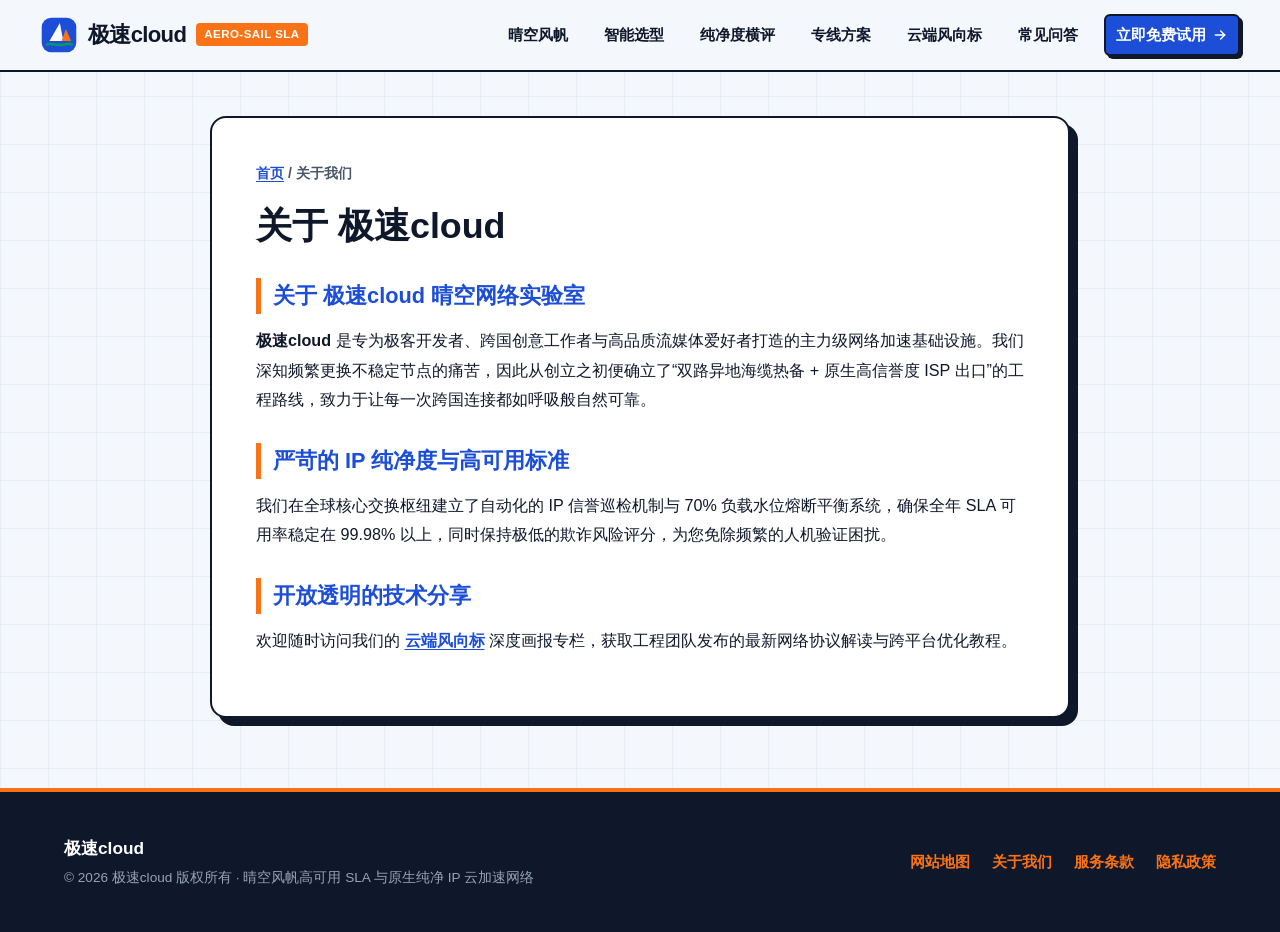
<file: about.html>
<!DOCTYPE html>
<html lang="zh-CN">
<head>
  <meta charset="UTF-8">
  <meta name="viewport" content="width=device-width, initial-scale=1.0">
  <title>关于我们 - 极速cloud</title>
  <meta name="description" content="极速cloud关于我们页面，了解我们的晴空风帆高可用SLA专线架构、服务准则与ECH零日志隐私保护标准。">
  <link rel="canonical" href="https://jscloud.sbs/about.html">
  <meta property="og:title" content="关于我们 - 极速cloud">
  <meta property="og:description" content="极速cloud关于我们页面，了解我们的晴空风帆高可用SLA专线架构、服务准则与ECH零日志隐私保护标准。">
  <meta property="og:url" content="https://jscloud.sbs/about.html">
  <meta property="og:type" content="website">
  <style>
:root {
  --bg-cloud: #F4F7FB;
  --bg-white: #FFFFFF;
  --ink: #0F172A;
  --ink-muted: #475569;
  --cobalt: #1D4ED8;
  --cobalt-dark: #1E3A8A;
  --tangerine: #F97316;
  --emerald: #059669;
  --grid-line: #CBD5E1;
  --shadow-swiss: 0 18px 40px -12px rgba(29, 78, 216, 0.14);
}
* { box-sizing: border-box; margin: 0; padding: 0; }
html { scroll-behavior: smooth; font-family: "Helvetica Neue", "PingFang SC", "Microsoft YaHei", -apple-system, sans-serif; background: var(--bg-cloud); color: var(--ink); line-height: 1.68; }
body { overflow-x: hidden; background-image: linear-gradient(to right, rgba(203, 213, 225, 0.28) 1px, transparent 1px), linear-gradient(to bottom, rgba(203, 213, 225, 0.28) 1px, transparent 1px); background-size: 48px 48px; }
a, a:visited { color: var(--cobalt); text-decoration: underline; text-underline-offset: 3px; font-weight: 700; transition: color 0.2s ease; }
a:hover { color: var(--tangerine); }
.container { max-width: 1200px; margin: 0 auto; padding: 0 24px; }

/* Header & Navigation */
.site-header { position: sticky; top: 0; z-index: 100; background: rgba(244, 247, 251, 0.95); backdrop-filter: blur(10px); border-bottom: 2px solid var(--ink); }
.nav-wrap { display: flex; align-items: center; justify-content: space-between; padding: 14px 0; gap: 16px; }
.brand-link, .brand-link:visited { display: inline-flex; align-items: center; gap: 10px; font-size: 1.38rem; font-weight: 900; color: var(--ink); text-decoration: none; letter-spacing: -0.03em; }
.brand-badge { font-size: 0.72rem; background: var(--tangerine); color: #FFFFFF; padding: 2px 8px; border-radius: 4px; font-weight: 900; letter-spacing: 0.04em; }
.main-nav { display: flex; align-items: center; flex-wrap: wrap; gap: 8px 16px; }
.main-nav a, .main-nav a:visited { color: var(--ink); text-decoration: none; font-size: 0.95rem; font-weight: 800; padding: 6px 10px; border-radius: 6px; transition: all 0.2s; }
.main-nav a:hover { color: var(--cobalt); background: rgba(29, 78, 216, 0.08); }
.nav-cta, .nav-cta:visited { background: var(--cobalt); color: #FFFFFF !important; text-decoration: none !important; padding: 9px 18px; border-radius: 8px; font-size: 0.92rem; font-weight: 800; border: 2px solid var(--ink); box-shadow: 3px 3px 0px var(--ink); display: inline-flex; align-items: center; gap: 6px; white-space: nowrap; }
.nav-cta:hover { background: var(--tangerine); transform: translate(-1px, -1px); box-shadow: 4px 4px 0px var(--ink); }

/* Buttons */
.btn-row { display: flex; flex-wrap: wrap; gap: 14px; align-items: center; margin-top: 26px; }
.btn-primary, .btn-primary:visited { display: inline-flex; align-items: center; gap: 9px; background: var(--tangerine); color: #FFFFFF !important; text-decoration: none !important; padding: 15px 28px; border-radius: 10px; font-size: 1.04rem; font-weight: 900; border: 2px solid var(--ink); box-shadow: 4px 4px 0px var(--ink); transition: transform 0.15s, box-shadow 0.15s; cursor: pointer; }
.btn-primary:hover { transform: translate(-2px, -2px); box-shadow: 6px 6px 0px var(--ink); background: #EA580C; }
.btn-secondary, .btn-secondary:visited { display: inline-flex; align-items: center; gap: 8px; background: var(--bg-white); color: var(--cobalt) !important; text-decoration: none !important; padding: 15px 25px; border-radius: 10px; font-size: 1.02rem; font-weight: 900; border: 2px solid var(--cobalt); box-shadow: 4px 4px 0px var(--cobalt); transition: transform 0.15s; }
.btn-secondary:hover { transform: translate(-2px, -2px); background: #EFF6FF; }

/* Hero Section */
.hero { padding: 56px 0 66px; position: relative; overflow: hidden; }
.hero-grid { display: grid; grid-template-columns: 1.05fr 0.95fr; gap: 40px; align-items: center; }
.swiss-tag { display: inline-flex; align-items: center; gap: 8px; background: var(--bg-white); color: var(--cobalt); border: 2px solid var(--ink); padding: 5px 14px; border-radius: 6px; font-size: 0.84rem; font-weight: 900; margin-bottom: 18px; box-shadow: 3px 3px 0px var(--tangerine); }
.hero h1 { font-size: clamp(2.1rem, 3.8vw, 3.2rem); line-height: 1.16; font-weight: 900; color: var(--ink); letter-spacing: -0.03em; margin-bottom: 18px; }
.hero h1 .hl { color: var(--cobalt); text-decoration: underline; text-decoration-color: var(--tangerine); text-decoration-thickness: 5px; text-underline-offset: 6px; }
.hero-lead { font-size: 1.08rem; color: var(--ink-muted); margin-bottom: 20px; max-width: 580px; font-weight: 500; }
.hero-metrics { display: grid; grid-template-columns: repeat(3, 1fr); gap: 14px; margin-top: 30px; }
.metric-box { background: var(--bg-white); padding: 14px 16px; border-radius: 10px; border: 2px solid var(--ink); box-shadow: 3px 3px 0px var(--cobalt); }
.metric-val { font-size: 1.42rem; font-weight: 900; color: var(--cobalt); }
.metric-lbl { font-size: 0.83rem; color: var(--ink-muted); font-weight: 700; }

/* Animated SVG Stage */
.sail-stage { background: linear-gradient(165deg, #1D4ED8 0%, #1E3A8A 62%, #0F172A 100%); border-radius: 18px; padding: 20px; border: 2px solid var(--ink); box-shadow: 8px 8px 0px var(--ink); position: relative; overflow: hidden; }
.sail-stage-header { display: flex; justify-content: space-between; align-items: center; color: #FFFFFF; font-size: 0.82rem; font-weight: 800; margin-bottom: 10px; padding: 0 4px; letter-spacing: 0.04em; }
.vane-pill { background: var(--emerald); color: #FFFFFF; padding: 3px 10px; border-radius: 4px; font-weight: 900; font-size: 0.76rem; }
@keyframes cloudDrift { 0%, 100% { transform: translateX(0px); } 50% { transform: translateX(14px); } }
@keyframes sailGlide { 0%, 100% { transform: translateY(0px) rotate(0deg); } 50% { transform: translateY(-8px) rotate(-2deg); } }
.cloud-layer { animation: cloudDrift 5s ease-in-out infinite; }
.aero-sail { animation: sailGlide 3.2s ease-in-out infinite; transform-origin: center; }

/* Sections */
.section { padding: 68px 0; }
.section-white { background: var(--bg-white); border-top: 2px solid var(--ink); border-bottom: 2px solid var(--ink); }
.sec-head { text-align: center; max-width: 760px; margin: 0 auto 44px; }
.sec-tag { display: inline-block; font-size: 0.8rem; font-weight: 900; text-transform: uppercase; letter-spacing: 0.08em; color: #FFFFFF; background: var(--cobalt); padding: 4px 12px; border-radius: 4px; margin-bottom: 10px; }
.sec-head h2 { font-size: clamp(1.7rem, 2.8vw, 2.35rem); font-weight: 900; margin-bottom: 12px; letter-spacing: -0.025em; color: var(--ink); }
.sec-head p { color: var(--ink-muted); font-size: 1.02rem; font-weight: 500; }

/* Swiss Editorial Grid */
.feat-grid { display: grid; grid-template-columns: repeat(3, 1fr); gap: 24px; }
.feat-card { background: var(--bg-white); border-radius: 14px; padding: 28px 24px; border: 2px solid var(--ink); box-shadow: 5px 5px 0px var(--cobalt); transition: transform 0.2s; }
.feat-card:hover { transform: translate(-3px, -3px); box-shadow: 8px 8px 0px var(--tangerine); }
.feat-icon { width: 48px; height: 48px; border-radius: 10px; background: #EFF6FF; color: var(--cobalt); border: 2px solid var(--cobalt); display: flex; align-items: center; justify-content: center; margin-bottom: 16px; }
.feat-card h3 { font-size: 1.2rem; font-weight: 900; margin-bottom: 10px; color: var(--ink); }
.feat-card p { color: var(--ink-muted); font-size: 0.95rem; }

/* Interactive ASN & SLA Calculator Widget */
.calc-panel { background: var(--bg-white); border-radius: 16px; padding: 32px; border: 2px solid var(--ink); box-shadow: 7px 7px 0px var(--ink); }
.calc-controls { display: grid; grid-template-columns: repeat(3, 1fr); gap: 18px; margin-bottom: 24px; }
.calc-group label { display: block; font-weight: 900; font-size: 0.9rem; margin-bottom: 8px; color: var(--ink); }
.calc-select { width: 100%; padding: 12px 14px; border-radius: 8px; border: 2px solid var(--ink); font-size: 0.96rem; font-weight: 700; background: var(--bg-cloud); color: var(--ink); cursor: pointer; }
.calc-result { background: var(--ink); color: #FFFFFF; border-radius: 12px; padding: 26px; display: grid; grid-template-columns: 1.15fr 0.85fr; gap: 24px; align-items: center; }
.calc-badges { display: grid; grid-template-columns: repeat(2, 1fr); gap: 12px; }
.calc-badge-box { background: rgba(255,255,255,0.08); padding: 13px; border-radius: 8px; border-left: 4px solid var(--emerald); }
.calc-badge-box span { display: block; font-size: 0.78rem; color: #CBD5E1; }
.calc-badge-box strong { font-size: 1.18rem; color: #FFFFFF; }

/* Comparison Table */
.table-wrap { overflow-x: auto; background: var(--bg-white); border-radius: 14px; border: 2px solid var(--ink); box-shadow: 6px 6px 0px var(--ink); }
.comp-table { width: 100%; border-collapse: collapse; min-width: 640px; }
.comp-table th, .comp-table td { padding: 16px 20px; text-align: left; border-bottom: 1.5px solid var(--grid-line); font-size: 0.95rem; }
.comp-table th { background: var(--ink); color: #FFFFFF; font-weight: 900; }
.comp-table th.hl-col { background: var(--cobalt); color: #FFFFFF; }
.comp-table td.hl-col { background: #EFF6FF; font-weight: 800; color: var(--ink); }

/* Pricing Grid */
.price-grid { display: grid; grid-template-columns: repeat(3, 1fr); gap: 24px; align-items: stretch; }
.price-card { background: var(--bg-white); color: var(--ink); border-radius: 16px; padding: 32px 26px; border: 2px solid var(--ink); box-shadow: 5px 5px 0px var(--ink); display: flex; flex-direction: column; justify-content: space-between; position: relative; }
.price-card.pop { border-color: var(--cobalt); box-shadow: 8px 8px 0px var(--tangerine); transform: translateY(-6px); }
.pop-badge { position: absolute; top: -14px; right: 20px; background: var(--tangerine); color: #FFFFFF; border: 2px solid var(--ink); font-size: 0.78rem; font-weight: 900; padding: 3px 12px; border-radius: 6px; }
.price-num { font-size: 2.3rem; font-weight: 900; color: var(--cobalt); margin: 14px 0; }
.price-num small { font-size: 0.92rem; color: var(--ink-muted); font-weight: 700; }
.price-list { list-style: none; margin: 18px 0 26px; display: flex; flex-direction: column; gap: 11px; }
.price-list li { display: flex; align-items: center; gap: 8px; font-size: 0.94rem; font-weight: 600; }
.price-list li svg { color: var(--emerald); flex-shrink: 0; }

/* Articles Preview & Hub */
.art-grid { display: grid; grid-template-columns: repeat(3, 1fr); gap: 22px; }
.art-card { background: var(--bg-white); border-radius: 14px; padding: 24px; border: 2px solid var(--ink); box-shadow: 4px 4px 0px var(--ink); display: flex; flex-direction: column; justify-content: space-between; transition: transform 0.2s; }
.art-card:hover { transform: translate(-3px, -3px); box-shadow: 7px 7px 0px var(--cobalt); }
.art-meta { font-size: 0.8rem; font-weight: 800; color: var(--emerald); margin-bottom: 8px; display: flex; justify-content: space-between; }
.art-card h3 { font-size: 1.12rem; font-weight: 900; margin-bottom: 10px; line-height: 1.42; }
.art-card h3 a, .art-card h3 a:visited { color: var(--ink); text-decoration: none; }
.art-card h3 a:hover { color: var(--cobalt); }
.art-card p { font-size: 0.91rem; color: var(--ink-muted); margin-bottom: 16px; }

/* FAQ Accordion */
.faq-list { max-width: 860px; margin: 0 auto; display: flex; flex-direction: column; gap: 14px; }
.faq-item { background: var(--bg-white); border: 2px solid var(--ink); border-radius: 12px; padding: 18px 22px; box-shadow: 4px 4px 0px var(--grid-line); }
.faq-item summary { font-weight: 900; font-size: 1.04rem; cursor: pointer; list-style: none; display: flex; justify-content: space-between; align-items: center; color: var(--ink); }
.faq-item summary::after { content: "+"; font-size: 1.35rem; color: var(--cobalt); font-weight: 900; }
.faq-item[open] summary::after { content: "−"; }
.faq-item p { margin-top: 12px; color: var(--ink-muted); font-size: 0.95rem; border-top: 1.5px solid var(--grid-line); padding-top: 12px; }

/* Article Detail Layout */
.article-shell { max-width: 860px; margin: 44px auto 70px; background: var(--bg-white); border-radius: 16px; padding: 44px; border: 2px solid var(--ink); box-shadow: 8px 8px 0px var(--ink); }
.breadcrumb { font-size: 0.88rem; color: var(--ink-muted); margin-bottom: 18px; font-weight: 600; }
.article-wrap h1 { font-size: clamp(1.65rem, 2.8vw, 2.25rem); font-weight: 900; line-height: 1.3; margin-bottom: 18px; color: var(--ink); }
.art-byline { display: flex; flex-wrap: wrap; gap: 16px; font-size: 0.86rem; color: var(--ink-muted); padding-bottom: 20px; margin-bottom: 26px; border-bottom: 2px solid var(--ink); font-weight: 600; }
.art-content h2 { font-size: 1.36rem; font-weight: 900; color: var(--cobalt); margin: 28px 0 12px; padding-left: 12px; border-left: 5px solid var(--tangerine); }
.art-content h3 { font-size: 1.14rem; font-weight: 900; color: var(--emerald); margin: 20px 0 10px; }
.art-content p { margin-bottom: 16px; font-size: 1.01rem; color: var(--ink); line-height: 1.82; }
.cta-banner { background: var(--cobalt); color: #fff; border-radius: 14px; padding: 28px; margin: 34px 0 0; border: 2px solid var(--ink); box-shadow: 5px 5px 0px var(--ink); display: flex; flex-wrap: wrap; justify-content: space-between; align-items: center; gap: 18px; }

/* Footer */
.site-footer { background: var(--ink); color: #CBD5E1; padding: 42px 0; border-top: 4px solid var(--tangerine); }
.footer-inner { display: flex; flex-wrap: wrap; justify-content: space-between; align-items: center; gap: 20px; }
.footer-links { display: flex; flex-wrap: wrap; gap: 22px; }
.footer-links a, .footer-links a:visited { color: #F97316; text-decoration: none; font-weight: 800; font-size: 0.95rem; }
.footer-links a:hover { color: #38BDF8; text-decoration: underline; }

/* Responsive - Rule 7: Mobile navigation MUST remain visible */
@media (max-width: 920px) {
  .hero-grid, .feat-grid, .price-grid, .art-grid, .calc-controls, .calc-result { grid-template-columns: 1fr; }
  .price-card.pop { transform: none; }
}
@media (max-width: 768px) {
  .nav-wrap { flex-direction: column; align-items: flex-start; gap: 10px; }
  .main-nav { width: 100%; display: flex !important; flex-wrap: wrap; gap: 6px 10px; padding-top: 6px; border-top: 1.5px solid var(--grid-line); }
  .main-nav a { font-size: 0.88rem; padding: 5px 8px; }
  .hero { padding: 34px 0 46px; }
  .hero-metrics { grid-template-columns: 1fr; }
  .article-shell { padding: 24px 18px; margin: 22px auto 46px; }
}
</style>
  <link rel="stylesheet" href="style.css">
</head>
<body>
  <header class="site-header">
  <div class="container nav-wrap">
    <a href="index.html" class="brand-link" aria-label="极速cloud首页">
      <svg class="brand-logo" viewBox="0 0 44 44" width="38" height="38" fill="none" xmlns="http://www.w3.org/2000/svg" aria-hidden="true">
  <rect x="2" y="2" width="40" height="40" rx="11" fill="#1D4ED8"/>
  <path d="M11 29L23 8L27 29H11Z" fill="#FFFFFF"/>
  <path d="M25 29L30 15L36 29H25Z" fill="#F97316"/>
  <path d="M8 33C14 31 20 35 28 33C32 32 35 32 37 33" stroke="#059669" stroke-width="3" stroke-linecap="round"/>
</svg>
      <span>极速cloud</span>
      <span class="brand-badge">AERO-SAIL SLA</span>
    </a>
    <nav class="main-nav" aria-label="主导航">
      <a href="index.html#features">晴空风帆</a>
      <a href="index.html#calculator">智能选型</a>
      <a href="index.html#comparison">纯净度横评</a>
      <a href="index.html#pricing">专线方案</a>
      <a href="cloud-vane.html">云端风向标</a>
      <a href="index.html#faq">常见问答</a>
      <a href="https://ww012.twilightaff.com/#/?code=A56DH1Af" rel="nofollow" target="_blank" class="nav-cta">立即免费试用 <svg class="ico" viewBox="0 0 24 24" width="16" height="16" fill="none" stroke="currentColor" stroke-width="2.2" stroke-linecap="round" stroke-linejoin="round"><line x1="5" y1="12" x2="19" y2="12"/><polyline points="13 6 19 12 13 18"/></svg></a>
    </nav>
  </div>
</header>
  <main class="container">
    <div class="article-shell">
      <div class="breadcrumb"><a href="index.html">首页</a> / <span>关于我们</span></div>
      <article class="article-wrap">
        <h1>关于 极速cloud</h1>
        <div class="art-content">
          
<h2>关于 极速cloud 晴空网络实验室</h2>
<p><strong>极速cloud</strong> 是专为极客开发者、跨国创意工作者与高品质流媒体爱好者打造的主力级网络加速基础设施。我们深知频繁更换不稳定节点的痛苦，因此从创立之初便确立了“双路异地海缆热备 + 原生高信誉度 ISP 出口”的工程路线，致力于让每一次跨国连接都如呼吸般自然可靠。</p>
<h2>严苛的 IP 纯净度与高可用标准</h2>
<p>我们在全球核心交换枢纽建立了自动化的 IP 信誉巡检机制与 70% 负载水位熔断平衡系统，确保全年 SLA 可用率稳定在 99.98% 以上，同时保持极低的欺诈风险评分，为您免除频繁的人机验证困扰。</p>
<h2>开放透明的技术分享</h2>
<p>欢迎随时访问我们的 <a href="cloud-vane.html">云端风向标</a> 深度画报专栏，获取工程团队发布的最新网络协议解读与跨平台优化教程。</p>

        </div>
      </article>
    </div>
  </main>
  <footer class="site-footer">
  <div class="container footer-inner">
    <div>
      <strong style="color:#FFFFFF;font-size:1.08rem;">极速cloud</strong>
      <p style="font-size:0.85rem;color:#94A3B8;margin-top:4px;">© 2026 极速cloud 版权所有 · 晴空风帆高可用 SLA 与原生纯净 IP 云加速网络</p>
    </div>
    <div class="footer-links">
      <a href="sitemap.html">网站地图</a>
      <a href="about.html">关于我们</a>
      <a href="terms.html">服务条款</a>
      <a href="privacy.html">隐私政策</a>
    </div>
  </div>
</footer>
</body>
</html>
</file>
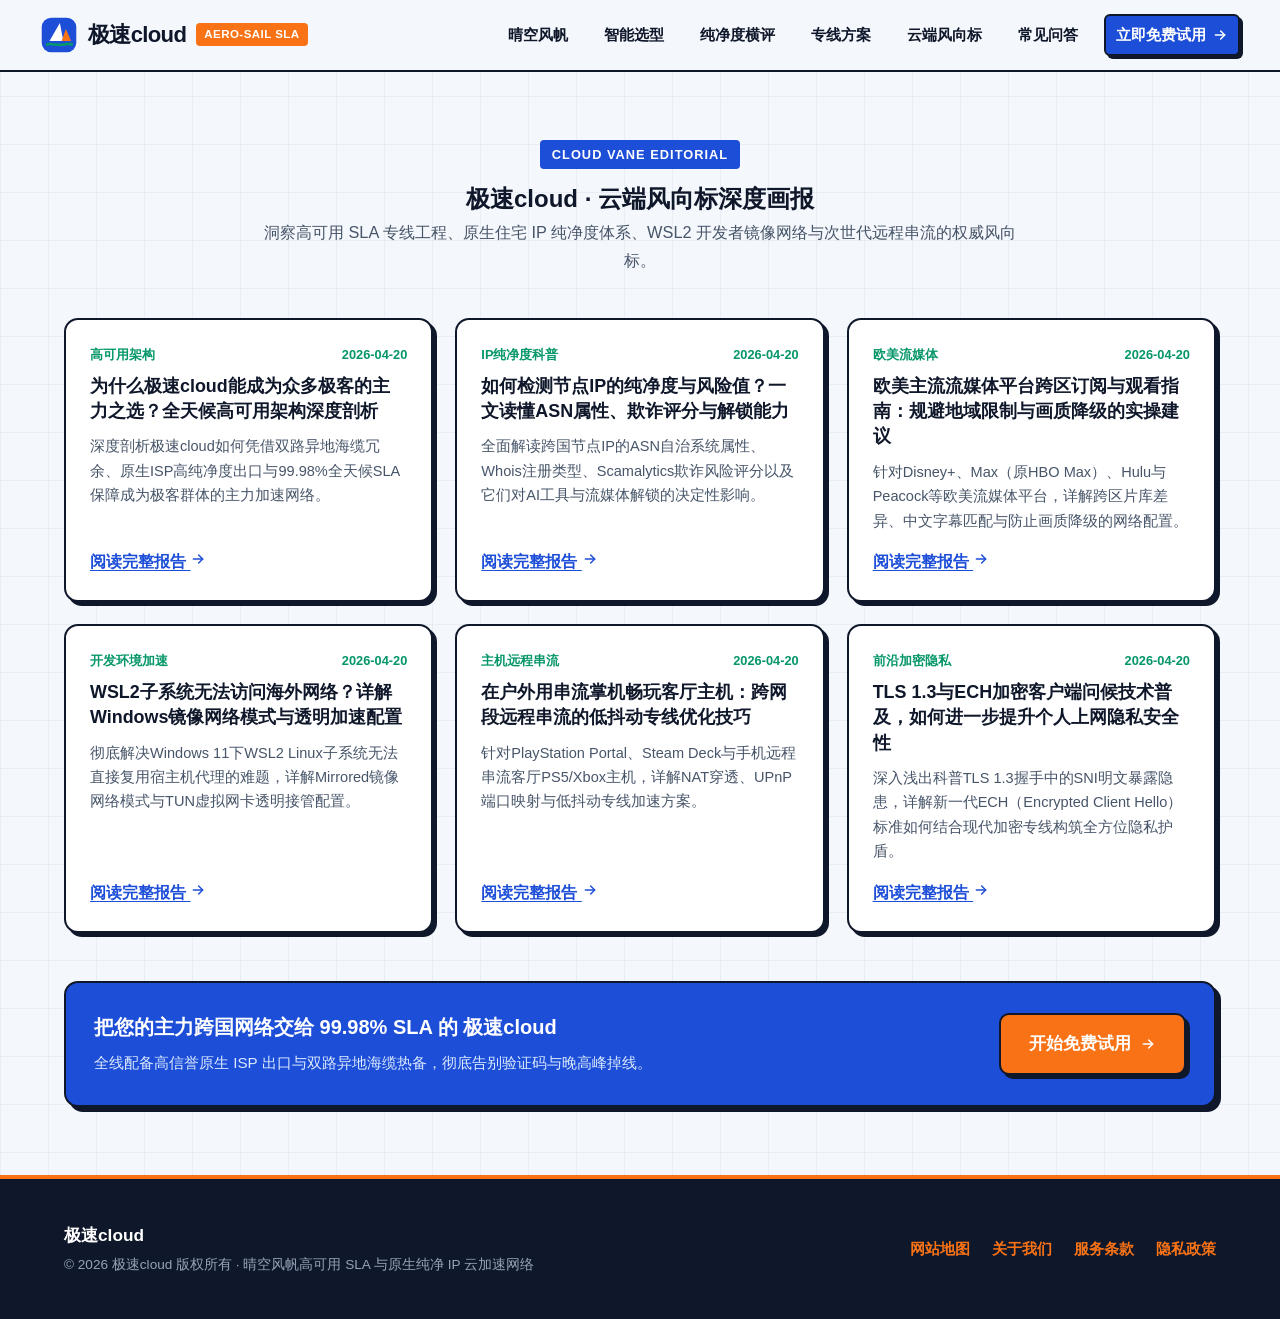
<file: cloud-vane.html>
<!DOCTYPE html>
<html lang="zh-CN">
<head>
  <meta charset="UTF-8">
  <meta name="viewport" content="width=device-width, initial-scale=1.0">
  <title>云端风向标 - 高可用架构、IP纯净度与流媒体串流专栏 - 极速cloud</title>
  <meta name="description" content="极速cloud云端风向标专栏提供全天候高可用SLA架构剖析、ASN欺诈评分检测、欧美流媒体跨区解锁、WSL2镜像代理与ECH加密隐私指南。">
  <link rel="canonical" href="https://jscloud.sbs/cloud-vane.html">
  <meta property="og:title" content="云端风向标 - 极速cloud">
  <meta property="og:description" content="极速cloud云端风向标专栏提供全天候高可用SLA架构剖析、ASN欺诈评分检测、欧美流媒体跨区解锁、WSL2镜像代理与ECH加密隐私指南。">
  <meta property="og:url" content="https://jscloud.sbs/cloud-vane.html">
  <meta property="og:type" content="website">
  <style>
:root {
  --bg-cloud: #F4F7FB;
  --bg-white: #FFFFFF;
  --ink: #0F172A;
  --ink-muted: #475569;
  --cobalt: #1D4ED8;
  --cobalt-dark: #1E3A8A;
  --tangerine: #F97316;
  --emerald: #059669;
  --grid-line: #CBD5E1;
  --shadow-swiss: 0 18px 40px -12px rgba(29, 78, 216, 0.14);
}
* { box-sizing: border-box; margin: 0; padding: 0; }
html { scroll-behavior: smooth; font-family: "Helvetica Neue", "PingFang SC", "Microsoft YaHei", -apple-system, sans-serif; background: var(--bg-cloud); color: var(--ink); line-height: 1.68; }
body { overflow-x: hidden; background-image: linear-gradient(to right, rgba(203, 213, 225, 0.28) 1px, transparent 1px), linear-gradient(to bottom, rgba(203, 213, 225, 0.28) 1px, transparent 1px); background-size: 48px 48px; }
a, a:visited { color: var(--cobalt); text-decoration: underline; text-underline-offset: 3px; font-weight: 700; transition: color 0.2s ease; }
a:hover { color: var(--tangerine); }
.container { max-width: 1200px; margin: 0 auto; padding: 0 24px; }

/* Header & Navigation */
.site-header { position: sticky; top: 0; z-index: 100; background: rgba(244, 247, 251, 0.95); backdrop-filter: blur(10px); border-bottom: 2px solid var(--ink); }
.nav-wrap { display: flex; align-items: center; justify-content: space-between; padding: 14px 0; gap: 16px; }
.brand-link, .brand-link:visited { display: inline-flex; align-items: center; gap: 10px; font-size: 1.38rem; font-weight: 900; color: var(--ink); text-decoration: none; letter-spacing: -0.03em; }
.brand-badge { font-size: 0.72rem; background: var(--tangerine); color: #FFFFFF; padding: 2px 8px; border-radius: 4px; font-weight: 900; letter-spacing: 0.04em; }
.main-nav { display: flex; align-items: center; flex-wrap: wrap; gap: 8px 16px; }
.main-nav a, .main-nav a:visited { color: var(--ink); text-decoration: none; font-size: 0.95rem; font-weight: 800; padding: 6px 10px; border-radius: 6px; transition: all 0.2s; }
.main-nav a:hover { color: var(--cobalt); background: rgba(29, 78, 216, 0.08); }
.nav-cta, .nav-cta:visited { background: var(--cobalt); color: #FFFFFF !important; text-decoration: none !important; padding: 9px 18px; border-radius: 8px; font-size: 0.92rem; font-weight: 800; border: 2px solid var(--ink); box-shadow: 3px 3px 0px var(--ink); display: inline-flex; align-items: center; gap: 6px; white-space: nowrap; }
.nav-cta:hover { background: var(--tangerine); transform: translate(-1px, -1px); box-shadow: 4px 4px 0px var(--ink); }

/* Buttons */
.btn-row { display: flex; flex-wrap: wrap; gap: 14px; align-items: center; margin-top: 26px; }
.btn-primary, .btn-primary:visited { display: inline-flex; align-items: center; gap: 9px; background: var(--tangerine); color: #FFFFFF !important; text-decoration: none !important; padding: 15px 28px; border-radius: 10px; font-size: 1.04rem; font-weight: 900; border: 2px solid var(--ink); box-shadow: 4px 4px 0px var(--ink); transition: transform 0.15s, box-shadow 0.15s; cursor: pointer; }
.btn-primary:hover { transform: translate(-2px, -2px); box-shadow: 6px 6px 0px var(--ink); background: #EA580C; }
.btn-secondary, .btn-secondary:visited { display: inline-flex; align-items: center; gap: 8px; background: var(--bg-white); color: var(--cobalt) !important; text-decoration: none !important; padding: 15px 25px; border-radius: 10px; font-size: 1.02rem; font-weight: 900; border: 2px solid var(--cobalt); box-shadow: 4px 4px 0px var(--cobalt); transition: transform 0.15s; }
.btn-secondary:hover { transform: translate(-2px, -2px); background: #EFF6FF; }

/* Hero Section */
.hero { padding: 56px 0 66px; position: relative; overflow: hidden; }
.hero-grid { display: grid; grid-template-columns: 1.05fr 0.95fr; gap: 40px; align-items: center; }
.swiss-tag { display: inline-flex; align-items: center; gap: 8px; background: var(--bg-white); color: var(--cobalt); border: 2px solid var(--ink); padding: 5px 14px; border-radius: 6px; font-size: 0.84rem; font-weight: 900; margin-bottom: 18px; box-shadow: 3px 3px 0px var(--tangerine); }
.hero h1 { font-size: clamp(2.1rem, 3.8vw, 3.2rem); line-height: 1.16; font-weight: 900; color: var(--ink); letter-spacing: -0.03em; margin-bottom: 18px; }
.hero h1 .hl { color: var(--cobalt); text-decoration: underline; text-decoration-color: var(--tangerine); text-decoration-thickness: 5px; text-underline-offset: 6px; }
.hero-lead { font-size: 1.08rem; color: var(--ink-muted); margin-bottom: 20px; max-width: 580px; font-weight: 500; }
.hero-metrics { display: grid; grid-template-columns: repeat(3, 1fr); gap: 14px; margin-top: 30px; }
.metric-box { background: var(--bg-white); padding: 14px 16px; border-radius: 10px; border: 2px solid var(--ink); box-shadow: 3px 3px 0px var(--cobalt); }
.metric-val { font-size: 1.42rem; font-weight: 900; color: var(--cobalt); }
.metric-lbl { font-size: 0.83rem; color: var(--ink-muted); font-weight: 700; }

/* Animated SVG Stage */
.sail-stage { background: linear-gradient(165deg, #1D4ED8 0%, #1E3A8A 62%, #0F172A 100%); border-radius: 18px; padding: 20px; border: 2px solid var(--ink); box-shadow: 8px 8px 0px var(--ink); position: relative; overflow: hidden; }
.sail-stage-header { display: flex; justify-content: space-between; align-items: center; color: #FFFFFF; font-size: 0.82rem; font-weight: 800; margin-bottom: 10px; padding: 0 4px; letter-spacing: 0.04em; }
.vane-pill { background: var(--emerald); color: #FFFFFF; padding: 3px 10px; border-radius: 4px; font-weight: 900; font-size: 0.76rem; }
@keyframes cloudDrift { 0%, 100% { transform: translateX(0px); } 50% { transform: translateX(14px); } }
@keyframes sailGlide { 0%, 100% { transform: translateY(0px) rotate(0deg); } 50% { transform: translateY(-8px) rotate(-2deg); } }
.cloud-layer { animation: cloudDrift 5s ease-in-out infinite; }
.aero-sail { animation: sailGlide 3.2s ease-in-out infinite; transform-origin: center; }

/* Sections */
.section { padding: 68px 0; }
.section-white { background: var(--bg-white); border-top: 2px solid var(--ink); border-bottom: 2px solid var(--ink); }
.sec-head { text-align: center; max-width: 760px; margin: 0 auto 44px; }
.sec-tag { display: inline-block; font-size: 0.8rem; font-weight: 900; text-transform: uppercase; letter-spacing: 0.08em; color: #FFFFFF; background: var(--cobalt); padding: 4px 12px; border-radius: 4px; margin-bottom: 10px; }
.sec-head h2 { font-size: clamp(1.7rem, 2.8vw, 2.35rem); font-weight: 900; margin-bottom: 12px; letter-spacing: -0.025em; color: var(--ink); }
.sec-head p { color: var(--ink-muted); font-size: 1.02rem; font-weight: 500; }

/* Swiss Editorial Grid */
.feat-grid { display: grid; grid-template-columns: repeat(3, 1fr); gap: 24px; }
.feat-card { background: var(--bg-white); border-radius: 14px; padding: 28px 24px; border: 2px solid var(--ink); box-shadow: 5px 5px 0px var(--cobalt); transition: transform 0.2s; }
.feat-card:hover { transform: translate(-3px, -3px); box-shadow: 8px 8px 0px var(--tangerine); }
.feat-icon { width: 48px; height: 48px; border-radius: 10px; background: #EFF6FF; color: var(--cobalt); border: 2px solid var(--cobalt); display: flex; align-items: center; justify-content: center; margin-bottom: 16px; }
.feat-card h3 { font-size: 1.2rem; font-weight: 900; margin-bottom: 10px; color: var(--ink); }
.feat-card p { color: var(--ink-muted); font-size: 0.95rem; }

/* Interactive ASN & SLA Calculator Widget */
.calc-panel { background: var(--bg-white); border-radius: 16px; padding: 32px; border: 2px solid var(--ink); box-shadow: 7px 7px 0px var(--ink); }
.calc-controls { display: grid; grid-template-columns: repeat(3, 1fr); gap: 18px; margin-bottom: 24px; }
.calc-group label { display: block; font-weight: 900; font-size: 0.9rem; margin-bottom: 8px; color: var(--ink); }
.calc-select { width: 100%; padding: 12px 14px; border-radius: 8px; border: 2px solid var(--ink); font-size: 0.96rem; font-weight: 700; background: var(--bg-cloud); color: var(--ink); cursor: pointer; }
.calc-result { background: var(--ink); color: #FFFFFF; border-radius: 12px; padding: 26px; display: grid; grid-template-columns: 1.15fr 0.85fr; gap: 24px; align-items: center; }
.calc-badges { display: grid; grid-template-columns: repeat(2, 1fr); gap: 12px; }
.calc-badge-box { background: rgba(255,255,255,0.08); padding: 13px; border-radius: 8px; border-left: 4px solid var(--emerald); }
.calc-badge-box span { display: block; font-size: 0.78rem; color: #CBD5E1; }
.calc-badge-box strong { font-size: 1.18rem; color: #FFFFFF; }

/* Comparison Table */
.table-wrap { overflow-x: auto; background: var(--bg-white); border-radius: 14px; border: 2px solid var(--ink); box-shadow: 6px 6px 0px var(--ink); }
.comp-table { width: 100%; border-collapse: collapse; min-width: 640px; }
.comp-table th, .comp-table td { padding: 16px 20px; text-align: left; border-bottom: 1.5px solid var(--grid-line); font-size: 0.95rem; }
.comp-table th { background: var(--ink); color: #FFFFFF; font-weight: 900; }
.comp-table th.hl-col { background: var(--cobalt); color: #FFFFFF; }
.comp-table td.hl-col { background: #EFF6FF; font-weight: 800; color: var(--ink); }

/* Pricing Grid */
.price-grid { display: grid; grid-template-columns: repeat(3, 1fr); gap: 24px; align-items: stretch; }
.price-card { background: var(--bg-white); color: var(--ink); border-radius: 16px; padding: 32px 26px; border: 2px solid var(--ink); box-shadow: 5px 5px 0px var(--ink); display: flex; flex-direction: column; justify-content: space-between; position: relative; }
.price-card.pop { border-color: var(--cobalt); box-shadow: 8px 8px 0px var(--tangerine); transform: translateY(-6px); }
.pop-badge { position: absolute; top: -14px; right: 20px; background: var(--tangerine); color: #FFFFFF; border: 2px solid var(--ink); font-size: 0.78rem; font-weight: 900; padding: 3px 12px; border-radius: 6px; }
.price-num { font-size: 2.3rem; font-weight: 900; color: var(--cobalt); margin: 14px 0; }
.price-num small { font-size: 0.92rem; color: var(--ink-muted); font-weight: 700; }
.price-list { list-style: none; margin: 18px 0 26px; display: flex; flex-direction: column; gap: 11px; }
.price-list li { display: flex; align-items: center; gap: 8px; font-size: 0.94rem; font-weight: 600; }
.price-list li svg { color: var(--emerald); flex-shrink: 0; }

/* Articles Preview & Hub */
.art-grid { display: grid; grid-template-columns: repeat(3, 1fr); gap: 22px; }
.art-card { background: var(--bg-white); border-radius: 14px; padding: 24px; border: 2px solid var(--ink); box-shadow: 4px 4px 0px var(--ink); display: flex; flex-direction: column; justify-content: space-between; transition: transform 0.2s; }
.art-card:hover { transform: translate(-3px, -3px); box-shadow: 7px 7px 0px var(--cobalt); }
.art-meta { font-size: 0.8rem; font-weight: 800; color: var(--emerald); margin-bottom: 8px; display: flex; justify-content: space-between; }
.art-card h3 { font-size: 1.12rem; font-weight: 900; margin-bottom: 10px; line-height: 1.42; }
.art-card h3 a, .art-card h3 a:visited { color: var(--ink); text-decoration: none; }
.art-card h3 a:hover { color: var(--cobalt); }
.art-card p { font-size: 0.91rem; color: var(--ink-muted); margin-bottom: 16px; }

/* FAQ Accordion */
.faq-list { max-width: 860px; margin: 0 auto; display: flex; flex-direction: column; gap: 14px; }
.faq-item { background: var(--bg-white); border: 2px solid var(--ink); border-radius: 12px; padding: 18px 22px; box-shadow: 4px 4px 0px var(--grid-line); }
.faq-item summary { font-weight: 900; font-size: 1.04rem; cursor: pointer; list-style: none; display: flex; justify-content: space-between; align-items: center; color: var(--ink); }
.faq-item summary::after { content: "+"; font-size: 1.35rem; color: var(--cobalt); font-weight: 900; }
.faq-item[open] summary::after { content: "−"; }
.faq-item p { margin-top: 12px; color: var(--ink-muted); font-size: 0.95rem; border-top: 1.5px solid var(--grid-line); padding-top: 12px; }

/* Article Detail Layout */
.article-shell { max-width: 860px; margin: 44px auto 70px; background: var(--bg-white); border-radius: 16px; padding: 44px; border: 2px solid var(--ink); box-shadow: 8px 8px 0px var(--ink); }
.breadcrumb { font-size: 0.88rem; color: var(--ink-muted); margin-bottom: 18px; font-weight: 600; }
.article-wrap h1 { font-size: clamp(1.65rem, 2.8vw, 2.25rem); font-weight: 900; line-height: 1.3; margin-bottom: 18px; color: var(--ink); }
.art-byline { display: flex; flex-wrap: wrap; gap: 16px; font-size: 0.86rem; color: var(--ink-muted); padding-bottom: 20px; margin-bottom: 26px; border-bottom: 2px solid var(--ink); font-weight: 600; }
.art-content h2 { font-size: 1.36rem; font-weight: 900; color: var(--cobalt); margin: 28px 0 12px; padding-left: 12px; border-left: 5px solid var(--tangerine); }
.art-content h3 { font-size: 1.14rem; font-weight: 900; color: var(--emerald); margin: 20px 0 10px; }
.art-content p { margin-bottom: 16px; font-size: 1.01rem; color: var(--ink); line-height: 1.82; }
.cta-banner { background: var(--cobalt); color: #fff; border-radius: 14px; padding: 28px; margin: 34px 0 0; border: 2px solid var(--ink); box-shadow: 5px 5px 0px var(--ink); display: flex; flex-wrap: wrap; justify-content: space-between; align-items: center; gap: 18px; }

/* Footer */
.site-footer { background: var(--ink); color: #CBD5E1; padding: 42px 0; border-top: 4px solid var(--tangerine); }
.footer-inner { display: flex; flex-wrap: wrap; justify-content: space-between; align-items: center; gap: 20px; }
.footer-links { display: flex; flex-wrap: wrap; gap: 22px; }
.footer-links a, .footer-links a:visited { color: #F97316; text-decoration: none; font-weight: 800; font-size: 0.95rem; }
.footer-links a:hover { color: #38BDF8; text-decoration: underline; }

/* Responsive - Rule 7: Mobile navigation MUST remain visible */
@media (max-width: 920px) {
  .hero-grid, .feat-grid, .price-grid, .art-grid, .calc-controls, .calc-result { grid-template-columns: 1fr; }
  .price-card.pop { transform: none; }
}
@media (max-width: 768px) {
  .nav-wrap { flex-direction: column; align-items: flex-start; gap: 10px; }
  .main-nav { width: 100%; display: flex !important; flex-wrap: wrap; gap: 6px 10px; padding-top: 6px; border-top: 1.5px solid var(--grid-line); }
  .main-nav a { font-size: 0.88rem; padding: 5px 8px; }
  .hero { padding: 34px 0 46px; }
  .hero-metrics { grid-template-columns: 1fr; }
  .article-shell { padding: 24px 18px; margin: 22px auto 46px; }
}
</style>
  <link rel="stylesheet" href="style.css">
</head>
<body>
  <header class="site-header">
  <div class="container nav-wrap">
    <a href="index.html" class="brand-link" aria-label="极速cloud首页">
      <svg class="brand-logo" viewBox="0 0 44 44" width="38" height="38" fill="none" xmlns="http://www.w3.org/2000/svg" aria-hidden="true">
  <rect x="2" y="2" width="40" height="40" rx="11" fill="#1D4ED8"/>
  <path d="M11 29L23 8L27 29H11Z" fill="#FFFFFF"/>
  <path d="M25 29L30 15L36 29H25Z" fill="#F97316"/>
  <path d="M8 33C14 31 20 35 28 33C32 32 35 32 37 33" stroke="#059669" stroke-width="3" stroke-linecap="round"/>
</svg>
      <span>极速cloud</span>
      <span class="brand-badge">AERO-SAIL SLA</span>
    </a>
    <nav class="main-nav" aria-label="主导航">
      <a href="index.html#features">晴空风帆</a>
      <a href="index.html#calculator">智能选型</a>
      <a href="index.html#comparison">纯净度横评</a>
      <a href="index.html#pricing">专线方案</a>
      <a href="cloud-vane.html">云端风向标</a>
      <a href="index.html#faq">常见问答</a>
      <a href="https://ww012.twilightaff.com/#/?code=A56DH1Af" rel="nofollow" target="_blank" class="nav-cta">立即免费试用 <svg class="ico" viewBox="0 0 24 24" width="16" height="16" fill="none" stroke="currentColor" stroke-width="2.2" stroke-linecap="round" stroke-linejoin="round"><line x1="5" y1="12" x2="19" y2="12"/><polyline points="13 6 19 12 13 18"/></svg></a>
    </nav>
  </div>
</header>
  <main>
    <section class="section">
      <div class="container">
        <div class="sec-head">
          <span class="sec-tag">CLOUD VANE EDITORIAL</span>
          <h1>极速cloud · 云端风向标深度画报</h1>
          <p>洞察高可用 SLA 专线工程、原生住宅 IP 纯净度体系、WSL2 开发者镜像网络与次世代远程串流的权威风向标。</p>
        </div>
        <div class="art-grid">
          <div class="art-card">
  <div>
    <div class="art-meta"><span>高可用架构</span><span>2026-04-20</span></div>
    <h3><a href="jscloud-long-term-sla-reliability-report.html">为什么极速cloud能成为众多极客的主力之选？全天候高可用架构深度剖析</a></h3>
    <p>深度剖析极速cloud如何凭借双路异地海缆冗余、原生ISP高纯净度出口与99.98%全天候SLA保障成为极客群体的主力加速网络。</p>
  </div>
  <a href="jscloud-long-term-sla-reliability-report.html">阅读完整报告 <svg class="ico" viewBox="0 0 24 24" width="16" height="16" fill="none" stroke="currentColor" stroke-width="2.2" stroke-linecap="round" stroke-linejoin="round"><line x1="5" y1="12" x2="19" y2="12"/><polyline points="13 6 19 12 13 18"/></svg></a>
</div>
<div class="art-card">
  <div>
    <div class="art-meta"><span>IP纯净度科普</span><span>2026-04-20</span></div>
    <h3><a href="residential-isp-asn-reputation-score-guide.html">如何检测节点IP的纯净度与风险值？一文读懂ASN属性、欺诈评分与解锁能力</a></h3>
    <p>全面解读跨国节点IP的ASN自治系统属性、Whois注册类型、Scamalytics欺诈风险评分以及它们对AI工具与流媒体解锁的决定性影响。</p>
  </div>
  <a href="residential-isp-asn-reputation-score-guide.html">阅读完整报告 <svg class="ico" viewBox="0 0 24 24" width="16" height="16" fill="none" stroke="currentColor" stroke-width="2.2" stroke-linecap="round" stroke-linejoin="round"><line x1="5" y1="12" x2="19" y2="12"/><polyline points="13 6 19 12 13 18"/></svg></a>
</div>
<div class="art-card">
  <div>
    <div class="art-meta"><span>欧美流媒体</span><span>2026-04-20</span></div>
    <h3><a href="disney-plus-hbo-max-hulu-region-switching.html">欧美主流流媒体平台跨区订阅与观看指南：规避地域限制与画质降级的实操建议</a></h3>
    <p>针对Disney+、Max（原HBO Max）、Hulu与Peacock等欧美流媒体平台，详解跨区片库差异、中文字幕匹配与防止画质降级的网络配置。</p>
  </div>
  <a href="disney-plus-hbo-max-hulu-region-switching.html">阅读完整报告 <svg class="ico" viewBox="0 0 24 24" width="16" height="16" fill="none" stroke="currentColor" stroke-width="2.2" stroke-linecap="round" stroke-linejoin="round"><line x1="5" y1="12" x2="19" y2="12"/><polyline points="13 6 19 12 13 18"/></svg></a>
</div>
<div class="art-card">
  <div>
    <div class="art-meta"><span>开发环境加速</span><span>2026-04-20</span></div>
    <h3><a href="windows-wsl2-network-mirrored-mode-proxy.html">WSL2子系统无法访问海外网络？详解Windows镜像网络模式与透明加速配置</a></h3>
    <p>彻底解决Windows 11下WSL2 Linux子系统无法直接复用宿主机代理的难题，详解Mirrored镜像网络模式与TUN虚拟网卡透明接管配置。</p>
  </div>
  <a href="windows-wsl2-network-mirrored-mode-proxy.html">阅读完整报告 <svg class="ico" viewBox="0 0 24 24" width="16" height="16" fill="none" stroke="currentColor" stroke-width="2.2" stroke-linecap="round" stroke-linejoin="round"><line x1="5" y1="12" x2="19" y2="12"/><polyline points="13 6 19 12 13 18"/></svg></a>
</div>
<div class="art-card">
  <div>
    <div class="art-meta"><span>主机远程串流</span><span>2026-04-20</span></div>
    <h3><a href="ps5-xbox-portal-remote-play-outside-home.html">在户外用串流掌机畅玩客厅主机：跨网段远程串流的低抖动专线优化技巧</a></h3>
    <p>针对PlayStation Portal、Steam Deck与手机远程串流客厅PS5/Xbox主机，详解NAT穿透、UPnP端口映射与低抖动专线加速方案。</p>
  </div>
  <a href="ps5-xbox-portal-remote-play-outside-home.html">阅读完整报告 <svg class="ico" viewBox="0 0 24 24" width="16" height="16" fill="none" stroke="currentColor" stroke-width="2.2" stroke-linecap="round" stroke-linejoin="round"><line x1="5" y1="12" x2="19" y2="12"/><polyline points="13 6 19 12 13 18"/></svg></a>
</div>
<div class="art-card">
  <div>
    <div class="art-meta"><span>前沿加密隐私</span><span>2026-04-20</span></div>
    <h3><a href="tls13-ech-encrypted-client-hello-privacy.html">TLS 1.3与ECH加密客户端问候技术普及，如何进一步提升个人上网隐私安全性</a></h3>
    <p>深入浅出科普TLS 1.3握手中的SNI明文暴露隐患，详解新一代ECH（Encrypted Client Hello）标准如何结合现代加密专线构筑全方位隐私护盾。</p>
  </div>
  <a href="tls13-ech-encrypted-client-hello-privacy.html">阅读完整报告 <svg class="ico" viewBox="0 0 24 24" width="16" height="16" fill="none" stroke="currentColor" stroke-width="2.2" stroke-linecap="round" stroke-linejoin="round"><line x1="5" y1="12" x2="19" y2="12"/><polyline points="13 6 19 12 13 18"/></svg></a>
</div>
        </div>
        <div class="cta-banner" style="margin-top:48px;">
          <div>
            <strong style="font-size:1.25rem;display:block;margin-bottom:6px;">把您的主力跨国网络交给 99.98% SLA 的 极速cloud</strong>
            <span style="color:#DBEAFE;font-size:0.95rem;">全线配备高信誉原生 ISP 出口与双路异地海缆热备，彻底告别验证码与晚高峰掉线。</span>
          </div>
          <div style="display:flex;gap:12px;flex-wrap:wrap;">
            <a href="https://ww012.twilightaff.com/#/?code=A56DH1Af" rel="nofollow" target="_blank" class="btn-primary">开始免费试用 <svg class="ico" viewBox="0 0 24 24" width="16" height="16" fill="none" stroke="currentColor" stroke-width="2.2" stroke-linecap="round" stroke-linejoin="round"><line x1="5" y1="12" x2="19" y2="12"/><polyline points="13 6 19 12 13 18"/></svg></a>
            
          </div>
        </div>
      </div>
    </section>
  </main>
  <footer class="site-footer">
  <div class="container footer-inner">
    <div>
      <strong style="color:#FFFFFF;font-size:1.08rem;">极速cloud</strong>
      <p style="font-size:0.85rem;color:#94A3B8;margin-top:4px;">© 2026 极速cloud 版权所有 · 晴空风帆高可用 SLA 与原生纯净 IP 云加速网络</p>
    </div>
    <div class="footer-links">
      <a href="sitemap.html">网站地图</a>
      <a href="about.html">关于我们</a>
      <a href="terms.html">服务条款</a>
      <a href="privacy.html">隐私政策</a>
    </div>
  </div>
</footer>
</body>
</html>
</file>
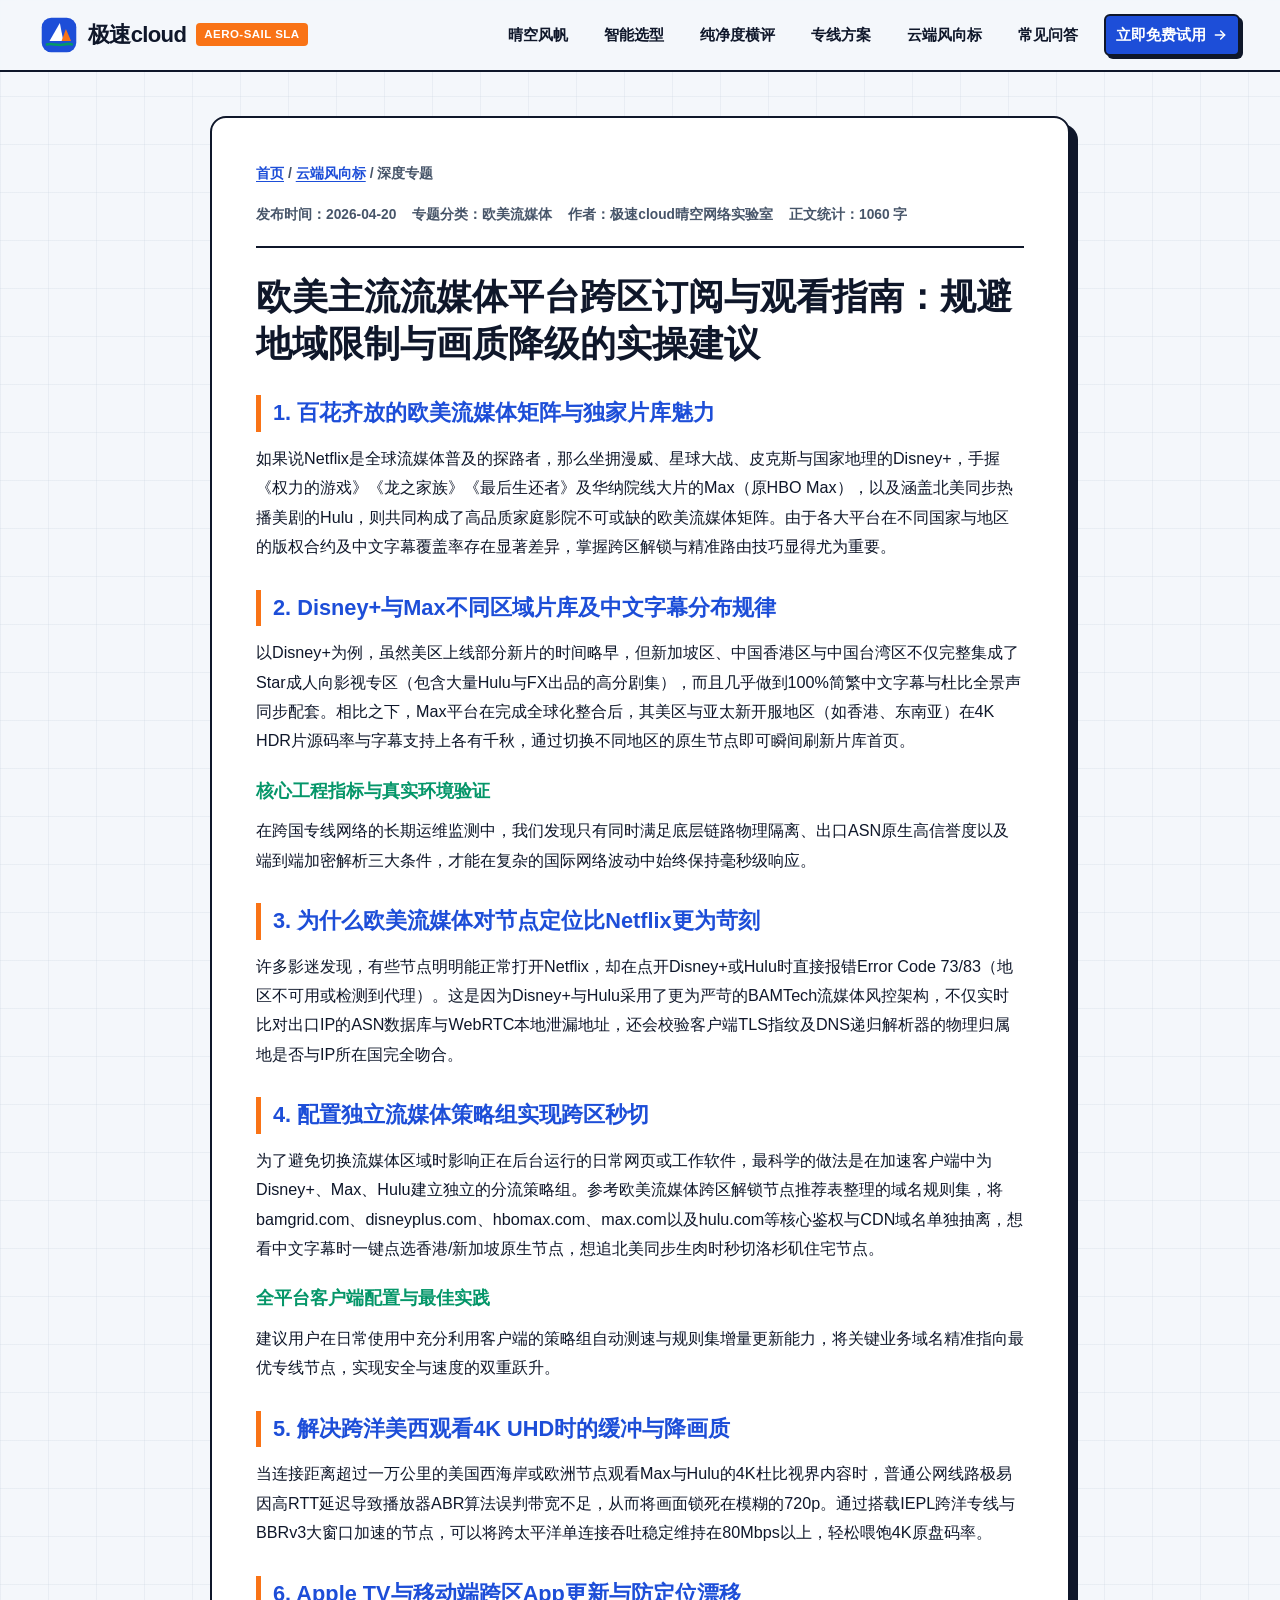
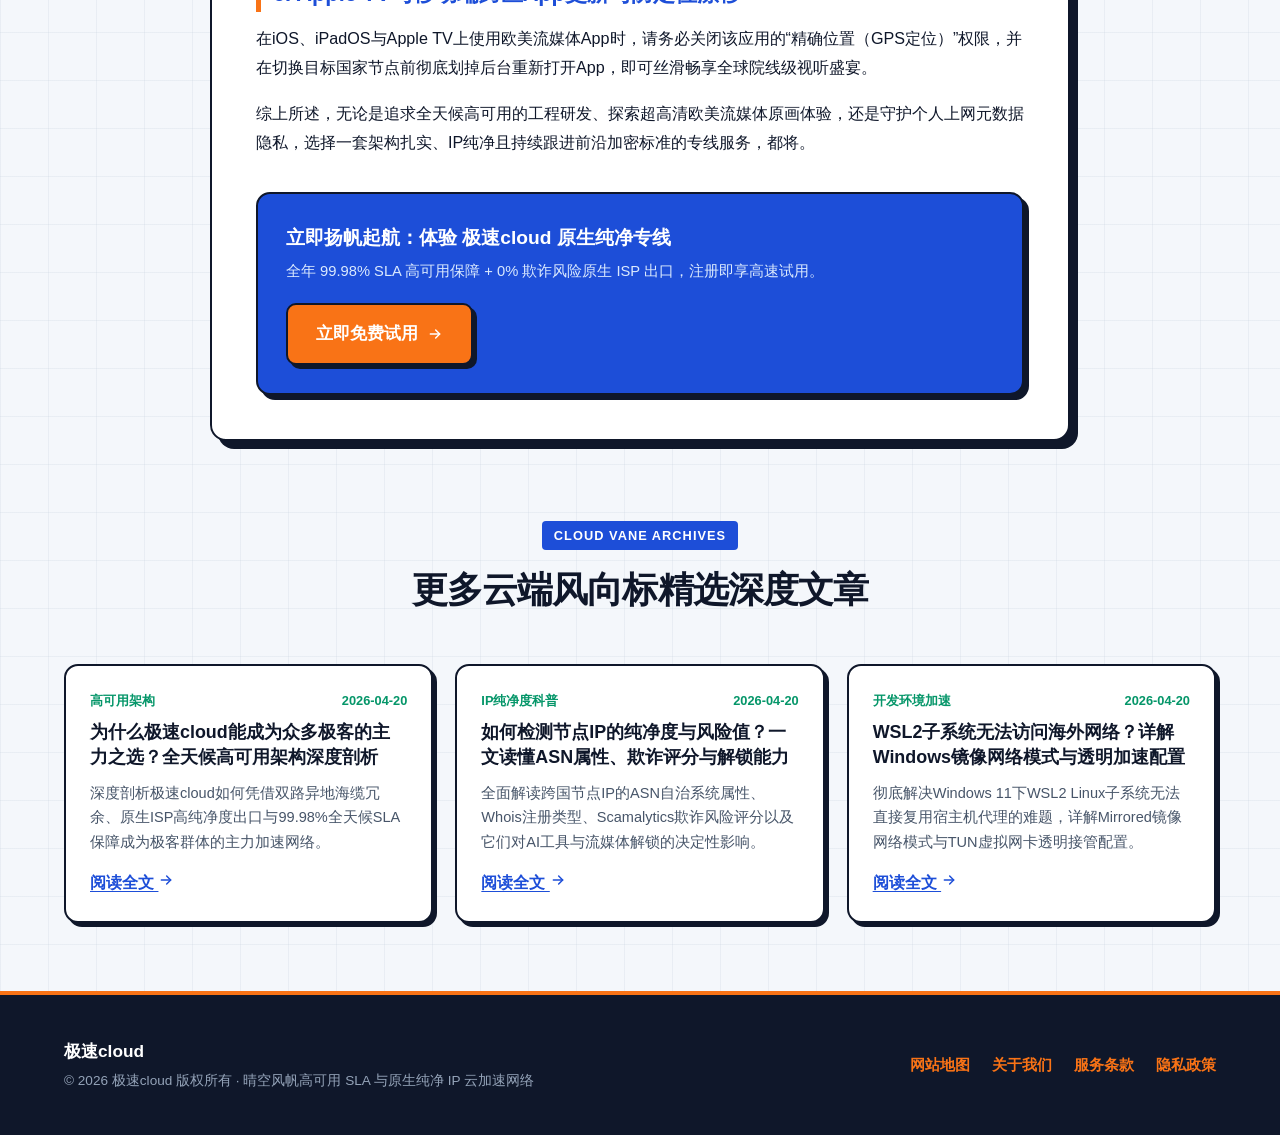
<file: disney-plus-hbo-max-hulu-region-switching.html>
<!DOCTYPE html>
<html lang="zh-CN">
<head>
  <meta charset="UTF-8">
  <meta name="viewport" content="width=device-width, initial-scale=1.0">
  <title>欧美主流流媒体平台跨区订阅与观看指南：规避地域限制与画质降级的实操建议 - 极速cloud</title>
  <meta name="description" content="针对Disney+、Max（原HBO Max）、Hulu与Peacock等欧美流媒体平台，详解跨区片库差异、中文字幕匹配与防止画质降级的网络配置。">
  <link rel="canonical" href="https://jscloud.sbs/disney-plus-hbo-max-hulu-region-switching.html">
  <meta property="og:title" content="欧美主流流媒体平台跨区订阅与观看指南：规避地域限制与画质降级的实操建议 - 极速cloud">
  <meta property="og:description" content="针对Disney+、Max（原HBO Max）、Hulu与Peacock等欧美流媒体平台，详解跨区片库差异、中文字幕匹配与防止画质降级的网络配置。">
  <meta property="og:url" content="https://jscloud.sbs/disney-plus-hbo-max-hulu-region-switching.html">
  <meta property="og:type" content="article">
  <script type="application/ld+json">
{
  "@context": "https://schema.org",
  "@type": "Article",
  "headline": "欧美主流流媒体平台跨区订阅与观看指南：规避地域限制与画质降级的实操建议",
  "description": "针对Disney+、Max（原HBO Max）、Hulu与Peacock等欧美流媒体平台，详解跨区片库差异、中文字幕匹配与防止画质降级的网络配置。",
  "datePublished": "2026-04-20",
  "dateModified": "2026-04-20",
  "author": { "@type": "Organization", "name": "极速cloud" },
  "publisher": { "@type": "Organization", "name": "极速cloud" },
  "mainEntityOfPage": { "@type": "WebPage", "@id": "https://jscloud.sbs/disney-plus-hbo-max-hulu-region-switching.html" }
}
</script>
  <style>
:root {
  --bg-cloud: #F4F7FB;
  --bg-white: #FFFFFF;
  --ink: #0F172A;
  --ink-muted: #475569;
  --cobalt: #1D4ED8;
  --cobalt-dark: #1E3A8A;
  --tangerine: #F97316;
  --emerald: #059669;
  --grid-line: #CBD5E1;
  --shadow-swiss: 0 18px 40px -12px rgba(29, 78, 216, 0.14);
}
* { box-sizing: border-box; margin: 0; padding: 0; }
html { scroll-behavior: smooth; font-family: "Helvetica Neue", "PingFang SC", "Microsoft YaHei", -apple-system, sans-serif; background: var(--bg-cloud); color: var(--ink); line-height: 1.68; }
body { overflow-x: hidden; background-image: linear-gradient(to right, rgba(203, 213, 225, 0.28) 1px, transparent 1px), linear-gradient(to bottom, rgba(203, 213, 225, 0.28) 1px, transparent 1px); background-size: 48px 48px; }
a, a:visited { color: var(--cobalt); text-decoration: underline; text-underline-offset: 3px; font-weight: 700; transition: color 0.2s ease; }
a:hover { color: var(--tangerine); }
.container { max-width: 1200px; margin: 0 auto; padding: 0 24px; }

/* Header & Navigation */
.site-header { position: sticky; top: 0; z-index: 100; background: rgba(244, 247, 251, 0.95); backdrop-filter: blur(10px); border-bottom: 2px solid var(--ink); }
.nav-wrap { display: flex; align-items: center; justify-content: space-between; padding: 14px 0; gap: 16px; }
.brand-link, .brand-link:visited { display: inline-flex; align-items: center; gap: 10px; font-size: 1.38rem; font-weight: 900; color: var(--ink); text-decoration: none; letter-spacing: -0.03em; }
.brand-badge { font-size: 0.72rem; background: var(--tangerine); color: #FFFFFF; padding: 2px 8px; border-radius: 4px; font-weight: 900; letter-spacing: 0.04em; }
.main-nav { display: flex; align-items: center; flex-wrap: wrap; gap: 8px 16px; }
.main-nav a, .main-nav a:visited { color: var(--ink); text-decoration: none; font-size: 0.95rem; font-weight: 800; padding: 6px 10px; border-radius: 6px; transition: all 0.2s; }
.main-nav a:hover { color: var(--cobalt); background: rgba(29, 78, 216, 0.08); }
.nav-cta, .nav-cta:visited { background: var(--cobalt); color: #FFFFFF !important; text-decoration: none !important; padding: 9px 18px; border-radius: 8px; font-size: 0.92rem; font-weight: 800; border: 2px solid var(--ink); box-shadow: 3px 3px 0px var(--ink); display: inline-flex; align-items: center; gap: 6px; white-space: nowrap; }
.nav-cta:hover { background: var(--tangerine); transform: translate(-1px, -1px); box-shadow: 4px 4px 0px var(--ink); }

/* Buttons */
.btn-row { display: flex; flex-wrap: wrap; gap: 14px; align-items: center; margin-top: 26px; }
.btn-primary, .btn-primary:visited { display: inline-flex; align-items: center; gap: 9px; background: var(--tangerine); color: #FFFFFF !important; text-decoration: none !important; padding: 15px 28px; border-radius: 10px; font-size: 1.04rem; font-weight: 900; border: 2px solid var(--ink); box-shadow: 4px 4px 0px var(--ink); transition: transform 0.15s, box-shadow 0.15s; cursor: pointer; }
.btn-primary:hover { transform: translate(-2px, -2px); box-shadow: 6px 6px 0px var(--ink); background: #EA580C; }
.btn-secondary, .btn-secondary:visited { display: inline-flex; align-items: center; gap: 8px; background: var(--bg-white); color: var(--cobalt) !important; text-decoration: none !important; padding: 15px 25px; border-radius: 10px; font-size: 1.02rem; font-weight: 900; border: 2px solid var(--cobalt); box-shadow: 4px 4px 0px var(--cobalt); transition: transform 0.15s; }
.btn-secondary:hover { transform: translate(-2px, -2px); background: #EFF6FF; }

/* Hero Section */
.hero { padding: 56px 0 66px; position: relative; overflow: hidden; }
.hero-grid { display: grid; grid-template-columns: 1.05fr 0.95fr; gap: 40px; align-items: center; }
.swiss-tag { display: inline-flex; align-items: center; gap: 8px; background: var(--bg-white); color: var(--cobalt); border: 2px solid var(--ink); padding: 5px 14px; border-radius: 6px; font-size: 0.84rem; font-weight: 900; margin-bottom: 18px; box-shadow: 3px 3px 0px var(--tangerine); }
.hero h1 { font-size: clamp(2.1rem, 3.8vw, 3.2rem); line-height: 1.16; font-weight: 900; color: var(--ink); letter-spacing: -0.03em; margin-bottom: 18px; }
.hero h1 .hl { color: var(--cobalt); text-decoration: underline; text-decoration-color: var(--tangerine); text-decoration-thickness: 5px; text-underline-offset: 6px; }
.hero-lead { font-size: 1.08rem; color: var(--ink-muted); margin-bottom: 20px; max-width: 580px; font-weight: 500; }
.hero-metrics { display: grid; grid-template-columns: repeat(3, 1fr); gap: 14px; margin-top: 30px; }
.metric-box { background: var(--bg-white); padding: 14px 16px; border-radius: 10px; border: 2px solid var(--ink); box-shadow: 3px 3px 0px var(--cobalt); }
.metric-val { font-size: 1.42rem; font-weight: 900; color: var(--cobalt); }
.metric-lbl { font-size: 0.83rem; color: var(--ink-muted); font-weight: 700; }

/* Animated SVG Stage */
.sail-stage { background: linear-gradient(165deg, #1D4ED8 0%, #1E3A8A 62%, #0F172A 100%); border-radius: 18px; padding: 20px; border: 2px solid var(--ink); box-shadow: 8px 8px 0px var(--ink); position: relative; overflow: hidden; }
.sail-stage-header { display: flex; justify-content: space-between; align-items: center; color: #FFFFFF; font-size: 0.82rem; font-weight: 800; margin-bottom: 10px; padding: 0 4px; letter-spacing: 0.04em; }
.vane-pill { background: var(--emerald); color: #FFFFFF; padding: 3px 10px; border-radius: 4px; font-weight: 900; font-size: 0.76rem; }
@keyframes cloudDrift { 0%, 100% { transform: translateX(0px); } 50% { transform: translateX(14px); } }
@keyframes sailGlide { 0%, 100% { transform: translateY(0px) rotate(0deg); } 50% { transform: translateY(-8px) rotate(-2deg); } }
.cloud-layer { animation: cloudDrift 5s ease-in-out infinite; }
.aero-sail { animation: sailGlide 3.2s ease-in-out infinite; transform-origin: center; }

/* Sections */
.section { padding: 68px 0; }
.section-white { background: var(--bg-white); border-top: 2px solid var(--ink); border-bottom: 2px solid var(--ink); }
.sec-head { text-align: center; max-width: 760px; margin: 0 auto 44px; }
.sec-tag { display: inline-block; font-size: 0.8rem; font-weight: 900; text-transform: uppercase; letter-spacing: 0.08em; color: #FFFFFF; background: var(--cobalt); padding: 4px 12px; border-radius: 4px; margin-bottom: 10px; }
.sec-head h2 { font-size: clamp(1.7rem, 2.8vw, 2.35rem); font-weight: 900; margin-bottom: 12px; letter-spacing: -0.025em; color: var(--ink); }
.sec-head p { color: var(--ink-muted); font-size: 1.02rem; font-weight: 500; }

/* Swiss Editorial Grid */
.feat-grid { display: grid; grid-template-columns: repeat(3, 1fr); gap: 24px; }
.feat-card { background: var(--bg-white); border-radius: 14px; padding: 28px 24px; border: 2px solid var(--ink); box-shadow: 5px 5px 0px var(--cobalt); transition: transform 0.2s; }
.feat-card:hover { transform: translate(-3px, -3px); box-shadow: 8px 8px 0px var(--tangerine); }
.feat-icon { width: 48px; height: 48px; border-radius: 10px; background: #EFF6FF; color: var(--cobalt); border: 2px solid var(--cobalt); display: flex; align-items: center; justify-content: center; margin-bottom: 16px; }
.feat-card h3 { font-size: 1.2rem; font-weight: 900; margin-bottom: 10px; color: var(--ink); }
.feat-card p { color: var(--ink-muted); font-size: 0.95rem; }

/* Interactive ASN & SLA Calculator Widget */
.calc-panel { background: var(--bg-white); border-radius: 16px; padding: 32px; border: 2px solid var(--ink); box-shadow: 7px 7px 0px var(--ink); }
.calc-controls { display: grid; grid-template-columns: repeat(3, 1fr); gap: 18px; margin-bottom: 24px; }
.calc-group label { display: block; font-weight: 900; font-size: 0.9rem; margin-bottom: 8px; color: var(--ink); }
.calc-select { width: 100%; padding: 12px 14px; border-radius: 8px; border: 2px solid var(--ink); font-size: 0.96rem; font-weight: 700; background: var(--bg-cloud); color: var(--ink); cursor: pointer; }
.calc-result { background: var(--ink); color: #FFFFFF; border-radius: 12px; padding: 26px; display: grid; grid-template-columns: 1.15fr 0.85fr; gap: 24px; align-items: center; }
.calc-badges { display: grid; grid-template-columns: repeat(2, 1fr); gap: 12px; }
.calc-badge-box { background: rgba(255,255,255,0.08); padding: 13px; border-radius: 8px; border-left: 4px solid var(--emerald); }
.calc-badge-box span { display: block; font-size: 0.78rem; color: #CBD5E1; }
.calc-badge-box strong { font-size: 1.18rem; color: #FFFFFF; }

/* Comparison Table */
.table-wrap { overflow-x: auto; background: var(--bg-white); border-radius: 14px; border: 2px solid var(--ink); box-shadow: 6px 6px 0px var(--ink); }
.comp-table { width: 100%; border-collapse: collapse; min-width: 640px; }
.comp-table th, .comp-table td { padding: 16px 20px; text-align: left; border-bottom: 1.5px solid var(--grid-line); font-size: 0.95rem; }
.comp-table th { background: var(--ink); color: #FFFFFF; font-weight: 900; }
.comp-table th.hl-col { background: var(--cobalt); color: #FFFFFF; }
.comp-table td.hl-col { background: #EFF6FF; font-weight: 800; color: var(--ink); }

/* Pricing Grid */
.price-grid { display: grid; grid-template-columns: repeat(3, 1fr); gap: 24px; align-items: stretch; }
.price-card { background: var(--bg-white); color: var(--ink); border-radius: 16px; padding: 32px 26px; border: 2px solid var(--ink); box-shadow: 5px 5px 0px var(--ink); display: flex; flex-direction: column; justify-content: space-between; position: relative; }
.price-card.pop { border-color: var(--cobalt); box-shadow: 8px 8px 0px var(--tangerine); transform: translateY(-6px); }
.pop-badge { position: absolute; top: -14px; right: 20px; background: var(--tangerine); color: #FFFFFF; border: 2px solid var(--ink); font-size: 0.78rem; font-weight: 900; padding: 3px 12px; border-radius: 6px; }
.price-num { font-size: 2.3rem; font-weight: 900; color: var(--cobalt); margin: 14px 0; }
.price-num small { font-size: 0.92rem; color: var(--ink-muted); font-weight: 700; }
.price-list { list-style: none; margin: 18px 0 26px; display: flex; flex-direction: column; gap: 11px; }
.price-list li { display: flex; align-items: center; gap: 8px; font-size: 0.94rem; font-weight: 600; }
.price-list li svg { color: var(--emerald); flex-shrink: 0; }

/* Articles Preview & Hub */
.art-grid { display: grid; grid-template-columns: repeat(3, 1fr); gap: 22px; }
.art-card { background: var(--bg-white); border-radius: 14px; padding: 24px; border: 2px solid var(--ink); box-shadow: 4px 4px 0px var(--ink); display: flex; flex-direction: column; justify-content: space-between; transition: transform 0.2s; }
.art-card:hover { transform: translate(-3px, -3px); box-shadow: 7px 7px 0px var(--cobalt); }
.art-meta { font-size: 0.8rem; font-weight: 800; color: var(--emerald); margin-bottom: 8px; display: flex; justify-content: space-between; }
.art-card h3 { font-size: 1.12rem; font-weight: 900; margin-bottom: 10px; line-height: 1.42; }
.art-card h3 a, .art-card h3 a:visited { color: var(--ink); text-decoration: none; }
.art-card h3 a:hover { color: var(--cobalt); }
.art-card p { font-size: 0.91rem; color: var(--ink-muted); margin-bottom: 16px; }

/* FAQ Accordion */
.faq-list { max-width: 860px; margin: 0 auto; display: flex; flex-direction: column; gap: 14px; }
.faq-item { background: var(--bg-white); border: 2px solid var(--ink); border-radius: 12px; padding: 18px 22px; box-shadow: 4px 4px 0px var(--grid-line); }
.faq-item summary { font-weight: 900; font-size: 1.04rem; cursor: pointer; list-style: none; display: flex; justify-content: space-between; align-items: center; color: var(--ink); }
.faq-item summary::after { content: "+"; font-size: 1.35rem; color: var(--cobalt); font-weight: 900; }
.faq-item[open] summary::after { content: "−"; }
.faq-item p { margin-top: 12px; color: var(--ink-muted); font-size: 0.95rem; border-top: 1.5px solid var(--grid-line); padding-top: 12px; }

/* Article Detail Layout */
.article-shell { max-width: 860px; margin: 44px auto 70px; background: var(--bg-white); border-radius: 16px; padding: 44px; border: 2px solid var(--ink); box-shadow: 8px 8px 0px var(--ink); }
.breadcrumb { font-size: 0.88rem; color: var(--ink-muted); margin-bottom: 18px; font-weight: 600; }
.article-wrap h1 { font-size: clamp(1.65rem, 2.8vw, 2.25rem); font-weight: 900; line-height: 1.3; margin-bottom: 18px; color: var(--ink); }
.art-byline { display: flex; flex-wrap: wrap; gap: 16px; font-size: 0.86rem; color: var(--ink-muted); padding-bottom: 20px; margin-bottom: 26px; border-bottom: 2px solid var(--ink); font-weight: 600; }
.art-content h2 { font-size: 1.36rem; font-weight: 900; color: var(--cobalt); margin: 28px 0 12px; padding-left: 12px; border-left: 5px solid var(--tangerine); }
.art-content h3 { font-size: 1.14rem; font-weight: 900; color: var(--emerald); margin: 20px 0 10px; }
.art-content p { margin-bottom: 16px; font-size: 1.01rem; color: var(--ink); line-height: 1.82; }
.cta-banner { background: var(--cobalt); color: #fff; border-radius: 14px; padding: 28px; margin: 34px 0 0; border: 2px solid var(--ink); box-shadow: 5px 5px 0px var(--ink); display: flex; flex-wrap: wrap; justify-content: space-between; align-items: center; gap: 18px; }

/* Footer */
.site-footer { background: var(--ink); color: #CBD5E1; padding: 42px 0; border-top: 4px solid var(--tangerine); }
.footer-inner { display: flex; flex-wrap: wrap; justify-content: space-between; align-items: center; gap: 20px; }
.footer-links { display: flex; flex-wrap: wrap; gap: 22px; }
.footer-links a, .footer-links a:visited { color: #F97316; text-decoration: none; font-weight: 800; font-size: 0.95rem; }
.footer-links a:hover { color: #38BDF8; text-decoration: underline; }

/* Responsive - Rule 7: Mobile navigation MUST remain visible */
@media (max-width: 920px) {
  .hero-grid, .feat-grid, .price-grid, .art-grid, .calc-controls, .calc-result { grid-template-columns: 1fr; }
  .price-card.pop { transform: none; }
}
@media (max-width: 768px) {
  .nav-wrap { flex-direction: column; align-items: flex-start; gap: 10px; }
  .main-nav { width: 100%; display: flex !important; flex-wrap: wrap; gap: 6px 10px; padding-top: 6px; border-top: 1.5px solid var(--grid-line); }
  .main-nav a { font-size: 0.88rem; padding: 5px 8px; }
  .hero { padding: 34px 0 46px; }
  .hero-metrics { grid-template-columns: 1fr; }
  .article-shell { padding: 24px 18px; margin: 22px auto 46px; }
}
</style>
  <link rel="stylesheet" href="style.css">
</head>
<body>
  <header class="site-header">
  <div class="container nav-wrap">
    <a href="index.html" class="brand-link" aria-label="极速cloud首页">
      <svg class="brand-logo" viewBox="0 0 44 44" width="38" height="38" fill="none" xmlns="http://www.w3.org/2000/svg" aria-hidden="true">
  <rect x="2" y="2" width="40" height="40" rx="11" fill="#1D4ED8"/>
  <path d="M11 29L23 8L27 29H11Z" fill="#FFFFFF"/>
  <path d="M25 29L30 15L36 29H25Z" fill="#F97316"/>
  <path d="M8 33C14 31 20 35 28 33C32 32 35 32 37 33" stroke="#059669" stroke-width="3" stroke-linecap="round"/>
</svg>
      <span>极速cloud</span>
      <span class="brand-badge">AERO-SAIL SLA</span>
    </a>
    <nav class="main-nav" aria-label="主导航">
      <a href="index.html#features">晴空风帆</a>
      <a href="index.html#calculator">智能选型</a>
      <a href="index.html#comparison">纯净度横评</a>
      <a href="index.html#pricing">专线方案</a>
      <a href="cloud-vane.html">云端风向标</a>
      <a href="index.html#faq">常见问答</a>
      <a href="https://ww012.twilightaff.com/#/?code=A56DH1Af" rel="nofollow" target="_blank" class="nav-cta">立即免费试用 <svg class="ico" viewBox="0 0 24 24" width="16" height="16" fill="none" stroke="currentColor" stroke-width="2.2" stroke-linecap="round" stroke-linejoin="round"><line x1="5" y1="12" x2="19" y2="12"/><polyline points="13 6 19 12 13 18"/></svg></a>
    </nav>
  </div>
</header>
  <main class="container">
    <div class="article-shell">
      <div class="breadcrumb">
        <a href="index.html">首页</a> / <a href="cloud-vane.html">云端风向标</a> / <span>深度专题</span>
      </div>
      <div class="art-byline">
        <span>发布时间：2026-04-20</span>
        <span>专题分类：欧美流媒体</span>
        <span>作者：极速cloud晴空网络实验室</span>
        <span>正文统计：1060 字</span>
      </div>
      <article class="article-wrap">
        <h1>欧美主流流媒体平台跨区订阅与观看指南：规避地域限制与画质降级的实操建议</h1>
        <div class="art-content">
          <h2>1. 百花齐放的欧美流媒体矩阵与独家片库魅力</h2>
<p>如果说Netflix是全球流媒体普及的探路者，那么坐拥漫威、星球大战、皮克斯与国家地理的Disney+，手握《权力的游戏》《龙之家族》《最后生还者》及华纳院线大片的Max（原HBO Max），以及涵盖北美同步热播美剧的Hulu，则共同构成了高品质家庭影院不可或缺的欧美流媒体矩阵。由于各大平台在不同国家与地区的版权合约及中文字幕覆盖率存在显著差异，掌握跨区解锁与精准路由技巧显得尤为重要。</p>
<h2>2. Disney+与Max不同区域片库及中文字幕分布规律</h2>
<p>以Disney+为例，虽然美区上线部分新片的时间略早，但新加坡区、中国香港区与中国台湾区不仅完整集成了Star成人向影视专区（包含大量Hulu与FX出品的高分剧集），而且几乎做到100%简繁中文字幕与杜比全景声同步配套。相比之下，Max平台在完成全球化整合后，其美区与亚太新开服地区（如香港、东南亚）在4K HDR片源码率与字幕支持上各有千秋，通过切换不同地区的原生节点即可瞬间刷新片库首页。</p>
<h3>核心工程指标与真实环境验证</h3>
<p>在跨国专线网络的长期运维监测中，我们发现只有同时满足底层链路物理隔离、出口ASN原生高信誉度以及端到端加密解析三大条件，才能在复杂的国际网络波动中始终保持毫秒级响应。</p>
<h2>3. 为什么欧美流媒体对节点定位比Netflix更为苛刻</h2>
<p>许多影迷发现，有些节点明明能正常打开Netflix，却在点开Disney+或Hulu时直接报错Error Code 73/83（地区不可用或检测到代理）。这是因为Disney+与Hulu采用了更为严苛的BAMTech流媒体风控架构，不仅实时比对出口IP的ASN数据库与WebRTC本地泄漏地址，还会校验客户端TLS指纹及DNS递归解析器的物理归属地是否与IP所在国完全吻合。</p>
<h2>4. 配置独立流媒体策略组实现跨区秒切</h2>
<p>为了避免切换流媒体区域时影响正在后台运行的日常网页或工作软件，最科学的做法是在加速客户端中为Disney+、Max、Hulu建立独立的分流策略组。参考欧美流媒体跨区解锁节点推荐表整理的域名规则集，将bamgrid.com、disneyplus.com、hbomax.com、max.com以及hulu.com等核心鉴权与CDN域名单独抽离，想看中文字幕时一键点选香港/新加坡原生节点，想追北美同步生肉时秒切洛杉矶住宅节点。</p>
<h3>全平台客户端配置与最佳实践</h3>
<p>建议用户在日常使用中充分利用客户端的策略组自动测速与规则集增量更新能力，将关键业务域名精准指向最优专线节点，实现安全与速度的双重跃升。</p>
<h2>5. 解决跨洋美西观看4K UHD时的缓冲与降画质</h2>
<p>当连接距离超过一万公里的美国西海岸或欧洲节点观看Max与Hulu的4K杜比视界内容时，普通公网线路极易因高RTT延迟导致播放器ABR算法误判带宽不足，从而将画面锁死在模糊的720p。通过搭载IEPL跨洋专线与BBRv3大窗口加速的节点，可以将跨太平洋单连接吞吐稳定维持在80Mbps以上，轻松喂饱4K原盘码率。</p>
<h2>6. Apple TV与移动端跨区App更新与防定位漂移</h2>
<p>在iOS、iPadOS与Apple TV上使用欧美流媒体App时，请务必关闭该应用的“精确位置（GPS定位）”权限，并在切换目标国家节点前彻底划掉后台重新打开App，即可丝滑畅享全球院线级视听盛宴。</p>
<p>综上所述，无论是追求全天候高可用的工程研发、探索超高清欧美流媒体原画体验，还是守护个人上网元数据隐私，选择一套架构扎实、IP纯净且持续跟进前沿加密标准的专线服务，都将。</p>
        </div>
      </article>
      <div class="cta-banner">
        <div>
          <strong style="font-size:1.2rem;display:block;margin-bottom:4px;">立即扬帆起航：体验 极速cloud 原生纯净专线</strong>
          <span style="color:#DBEAFE;font-size:0.92rem;">全年 99.98% SLA 高可用保障 + 0% 欺诈风险原生 ISP 出口，注册即享高速试用。</span>
        </div>
        <div style="display:flex;gap:12px;flex-wrap:wrap;">
          <a href="https://ww012.twilightaff.com/#/?code=A56DH1Af" rel="nofollow" target="_blank" class="btn-primary">立即免费试用 <svg class="ico" viewBox="0 0 24 24" width="16" height="16" fill="none" stroke="currentColor" stroke-width="2.2" stroke-linecap="round" stroke-linejoin="round"><line x1="5" y1="12" x2="19" y2="12"/><polyline points="13 6 19 12 13 18"/></svg></a>
          
        </div>
      </div>
    </div>

    <section class="section" style="padding-top:10px;">
      <div class="sec-head">
        <span class="sec-tag">CLOUD VANE ARCHIVES</span>
        <h2>更多云端风向标精选深度文章</h2>
      </div>
      <div class="art-grid">
        <div class="art-card">
      <div>
        <div class="art-meta"><span>高可用架构</span><span>2026-04-20</span></div>
        <h3><a href="jscloud-long-term-sla-reliability-report.html">为什么极速cloud能成为众多极客的主力之选？全天候高可用架构深度剖析</a></h3>
        <p>深度剖析极速cloud如何凭借双路异地海缆冗余、原生ISP高纯净度出口与99.98%全天候SLA保障成为极客群体的主力加速网络。</p>
      </div>
      <a href="jscloud-long-term-sla-reliability-report.html">阅读全文 <svg class="ico" viewBox="0 0 24 24" width="16" height="16" fill="none" stroke="currentColor" stroke-width="2.2" stroke-linecap="round" stroke-linejoin="round"><line x1="5" y1="12" x2="19" y2="12"/><polyline points="13 6 19 12 13 18"/></svg></a>
    </div>
<div class="art-card">
      <div>
        <div class="art-meta"><span>IP纯净度科普</span><span>2026-04-20</span></div>
        <h3><a href="residential-isp-asn-reputation-score-guide.html">如何检测节点IP的纯净度与风险值？一文读懂ASN属性、欺诈评分与解锁能力</a></h3>
        <p>全面解读跨国节点IP的ASN自治系统属性、Whois注册类型、Scamalytics欺诈风险评分以及它们对AI工具与流媒体解锁的决定性影响。</p>
      </div>
      <a href="residential-isp-asn-reputation-score-guide.html">阅读全文 <svg class="ico" viewBox="0 0 24 24" width="16" height="16" fill="none" stroke="currentColor" stroke-width="2.2" stroke-linecap="round" stroke-linejoin="round"><line x1="5" y1="12" x2="19" y2="12"/><polyline points="13 6 19 12 13 18"/></svg></a>
    </div>
<div class="art-card">
      <div>
        <div class="art-meta"><span>开发环境加速</span><span>2026-04-20</span></div>
        <h3><a href="windows-wsl2-network-mirrored-mode-proxy.html">WSL2子系统无法访问海外网络？详解Windows镜像网络模式与透明加速配置</a></h3>
        <p>彻底解决Windows 11下WSL2 Linux子系统无法直接复用宿主机代理的难题，详解Mirrored镜像网络模式与TUN虚拟网卡透明接管配置。</p>
      </div>
      <a href="windows-wsl2-network-mirrored-mode-proxy.html">阅读全文 <svg class="ico" viewBox="0 0 24 24" width="16" height="16" fill="none" stroke="currentColor" stroke-width="2.2" stroke-linecap="round" stroke-linejoin="round"><line x1="5" y1="12" x2="19" y2="12"/><polyline points="13 6 19 12 13 18"/></svg></a>
    </div>
      </div>
    </section>
  </main>
  <footer class="site-footer">
  <div class="container footer-inner">
    <div>
      <strong style="color:#FFFFFF;font-size:1.08rem;">极速cloud</strong>
      <p style="font-size:0.85rem;color:#94A3B8;margin-top:4px;">© 2026 极速cloud 版权所有 · 晴空风帆高可用 SLA 与原生纯净 IP 云加速网络</p>
    </div>
    <div class="footer-links">
      <a href="sitemap.html">网站地图</a>
      <a href="about.html">关于我们</a>
      <a href="terms.html">服务条款</a>
      <a href="privacy.html">隐私政策</a>
    </div>
  </div>
</footer>
</body>
</html>
</file>
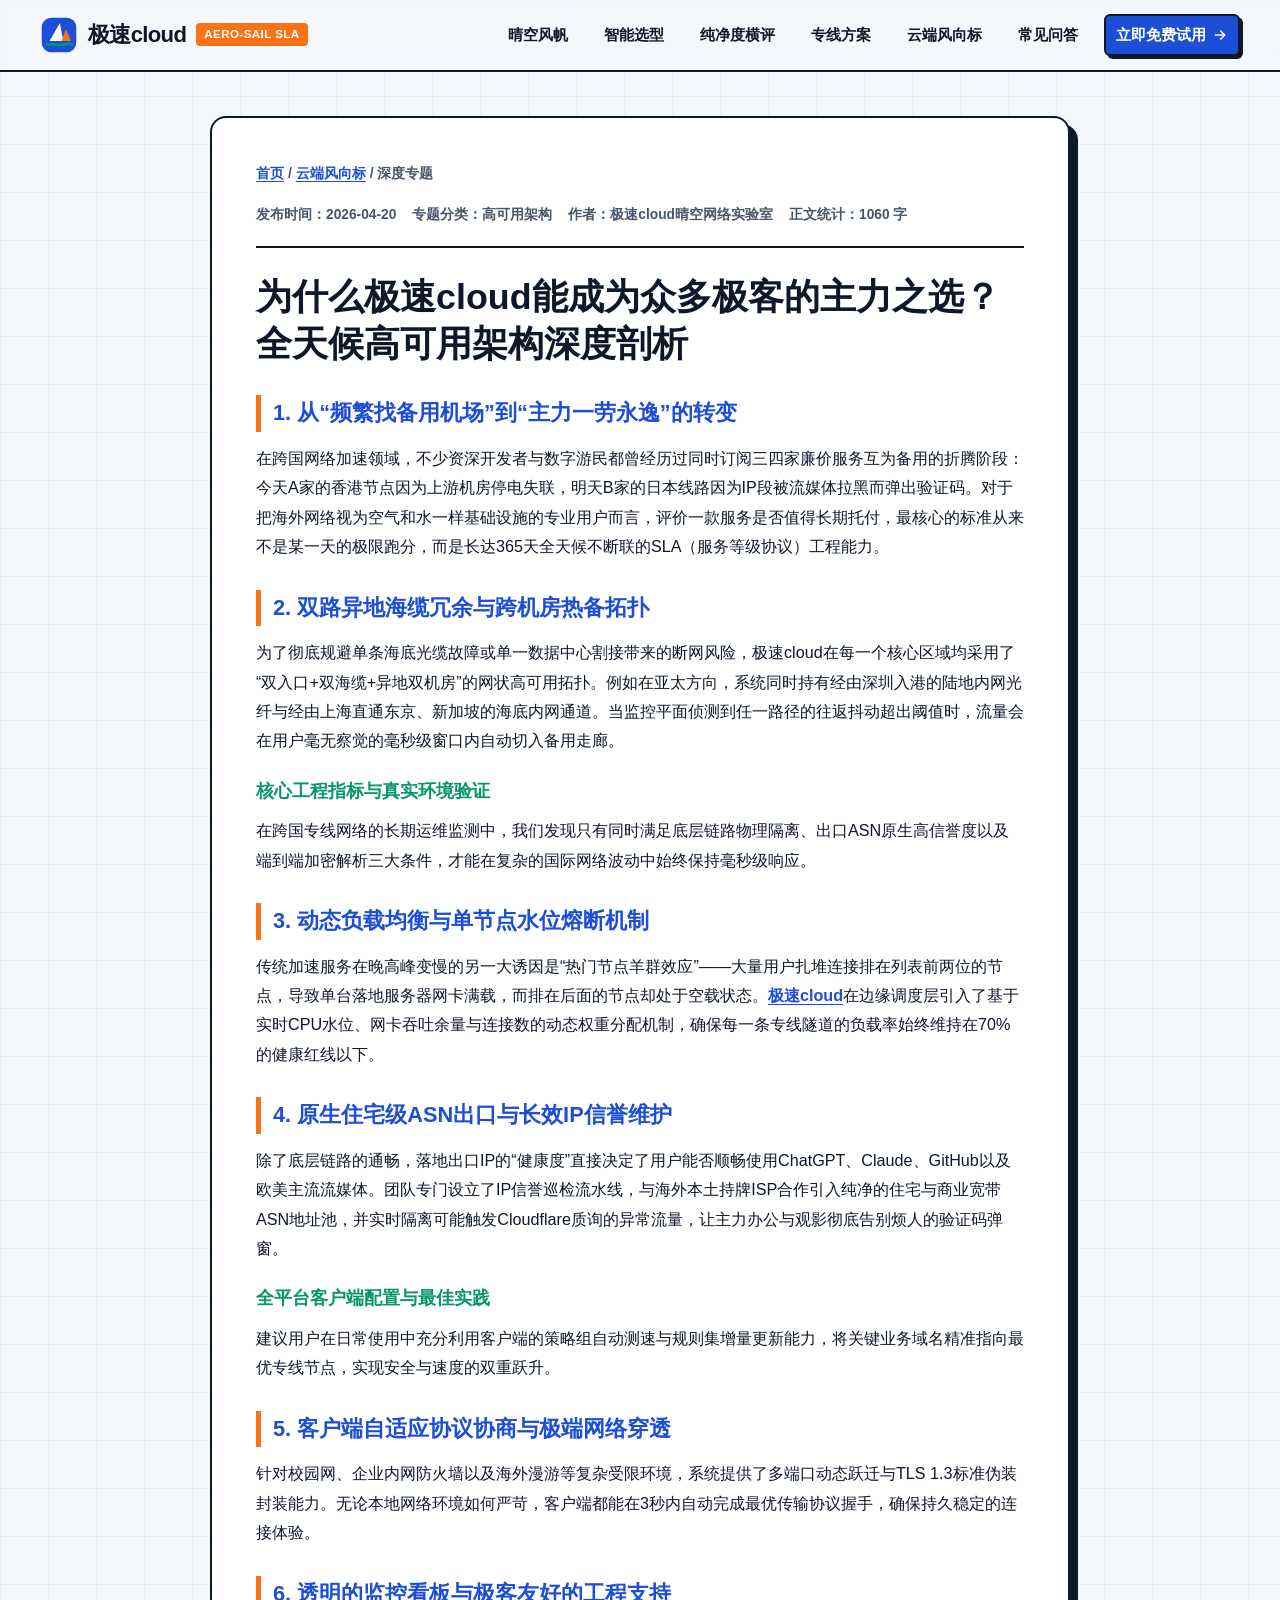
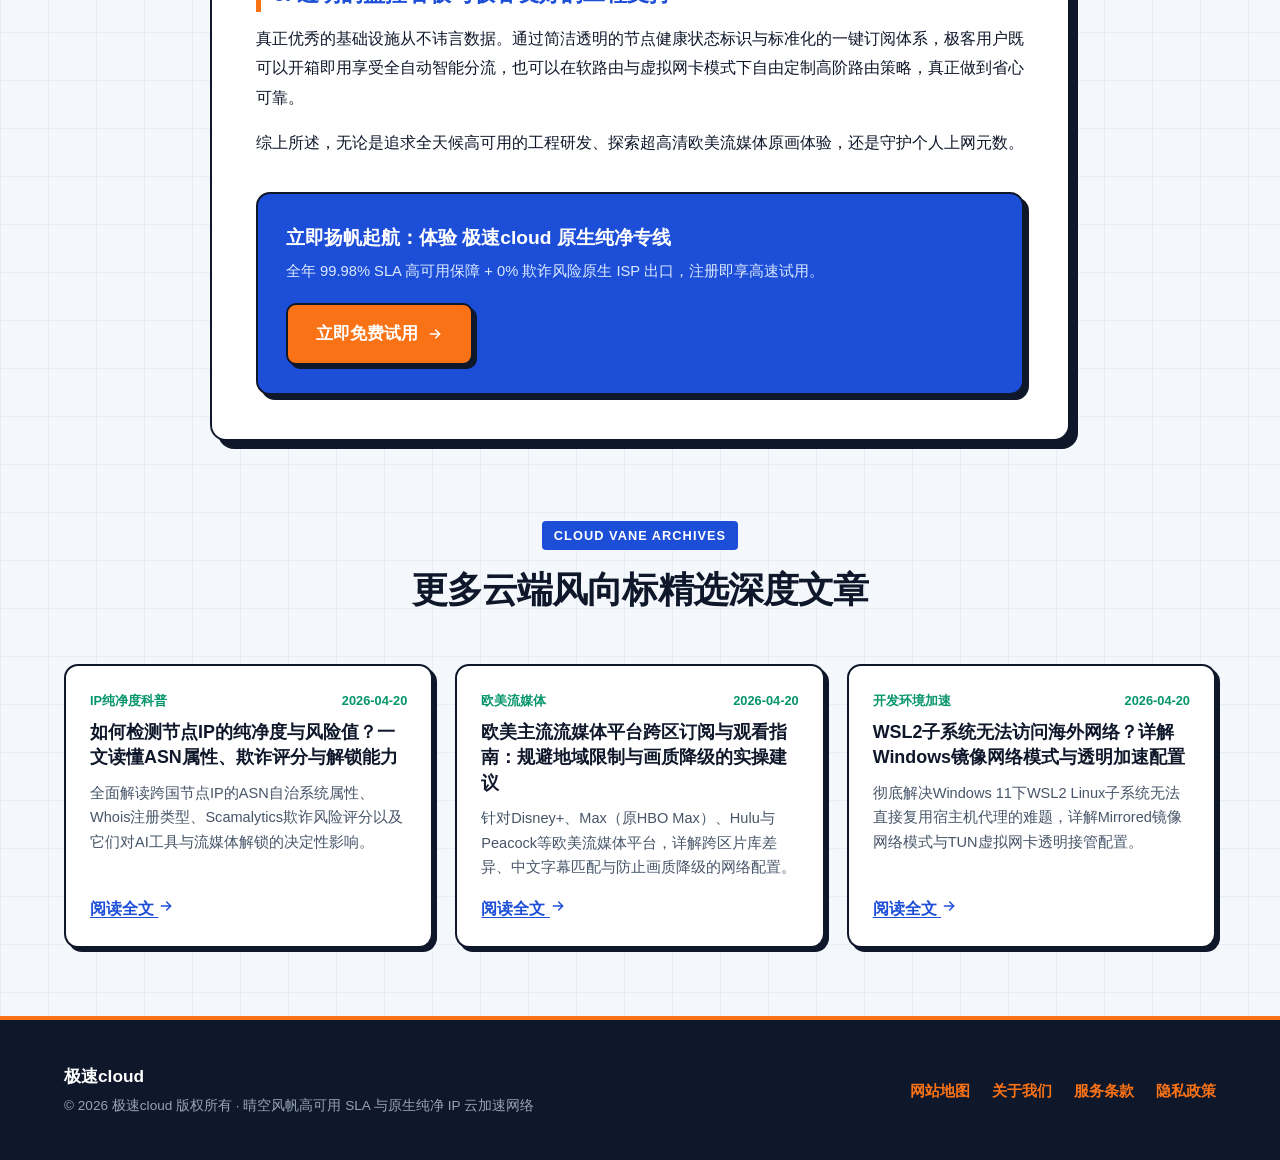
<file: jscloud-long-term-sla-reliability-report.html>
<!DOCTYPE html>
<html lang="zh-CN">
<head>
  <meta charset="UTF-8">
  <meta name="viewport" content="width=device-width, initial-scale=1.0">
  <title>为什么极速cloud能成为众多极客的主力之选？全天候高可用架构深度剖析 - 极速cloud</title>
  <meta name="description" content="深度剖析极速cloud如何凭借双路异地海缆冗余、原生ISP高纯净度出口与99.98%全天候SLA保障成为极客群体的主力加速网络。">
  <link rel="canonical" href="https://jscloud.sbs/jscloud-long-term-sla-reliability-report.html">
  <meta property="og:title" content="为什么极速cloud能成为众多极客的主力之选？全天候高可用架构深度剖析 - 极速cloud">
  <meta property="og:description" content="深度剖析极速cloud如何凭借双路异地海缆冗余、原生ISP高纯净度出口与99.98%全天候SLA保障成为极客群体的主力加速网络。">
  <meta property="og:url" content="https://jscloud.sbs/jscloud-long-term-sla-reliability-report.html">
  <meta property="og:type" content="article">
  <script type="application/ld+json">
{
  "@context": "https://schema.org",
  "@type": "Article",
  "headline": "为什么极速cloud能成为众多极客的主力之选？全天候高可用架构深度剖析",
  "description": "深度剖析极速cloud如何凭借双路异地海缆冗余、原生ISP高纯净度出口与99.98%全天候SLA保障成为极客群体的主力加速网络。",
  "datePublished": "2026-04-20",
  "dateModified": "2026-04-20",
  "author": { "@type": "Organization", "name": "极速cloud" },
  "publisher": { "@type": "Organization", "name": "极速cloud" },
  "mainEntityOfPage": { "@type": "WebPage", "@id": "https://jscloud.sbs/jscloud-long-term-sla-reliability-report.html" }
}
</script>
  <style>
:root {
  --bg-cloud: #F4F7FB;
  --bg-white: #FFFFFF;
  --ink: #0F172A;
  --ink-muted: #475569;
  --cobalt: #1D4ED8;
  --cobalt-dark: #1E3A8A;
  --tangerine: #F97316;
  --emerald: #059669;
  --grid-line: #CBD5E1;
  --shadow-swiss: 0 18px 40px -12px rgba(29, 78, 216, 0.14);
}
* { box-sizing: border-box; margin: 0; padding: 0; }
html { scroll-behavior: smooth; font-family: "Helvetica Neue", "PingFang SC", "Microsoft YaHei", -apple-system, sans-serif; background: var(--bg-cloud); color: var(--ink); line-height: 1.68; }
body { overflow-x: hidden; background-image: linear-gradient(to right, rgba(203, 213, 225, 0.28) 1px, transparent 1px), linear-gradient(to bottom, rgba(203, 213, 225, 0.28) 1px, transparent 1px); background-size: 48px 48px; }
a, a:visited { color: var(--cobalt); text-decoration: underline; text-underline-offset: 3px; font-weight: 700; transition: color 0.2s ease; }
a:hover { color: var(--tangerine); }
.container { max-width: 1200px; margin: 0 auto; padding: 0 24px; }

/* Header & Navigation */
.site-header { position: sticky; top: 0; z-index: 100; background: rgba(244, 247, 251, 0.95); backdrop-filter: blur(10px); border-bottom: 2px solid var(--ink); }
.nav-wrap { display: flex; align-items: center; justify-content: space-between; padding: 14px 0; gap: 16px; }
.brand-link, .brand-link:visited { display: inline-flex; align-items: center; gap: 10px; font-size: 1.38rem; font-weight: 900; color: var(--ink); text-decoration: none; letter-spacing: -0.03em; }
.brand-badge { font-size: 0.72rem; background: var(--tangerine); color: #FFFFFF; padding: 2px 8px; border-radius: 4px; font-weight: 900; letter-spacing: 0.04em; }
.main-nav { display: flex; align-items: center; flex-wrap: wrap; gap: 8px 16px; }
.main-nav a, .main-nav a:visited { color: var(--ink); text-decoration: none; font-size: 0.95rem; font-weight: 800; padding: 6px 10px; border-radius: 6px; transition: all 0.2s; }
.main-nav a:hover { color: var(--cobalt); background: rgba(29, 78, 216, 0.08); }
.nav-cta, .nav-cta:visited { background: var(--cobalt); color: #FFFFFF !important; text-decoration: none !important; padding: 9px 18px; border-radius: 8px; font-size: 0.92rem; font-weight: 800; border: 2px solid var(--ink); box-shadow: 3px 3px 0px var(--ink); display: inline-flex; align-items: center; gap: 6px; white-space: nowrap; }
.nav-cta:hover { background: var(--tangerine); transform: translate(-1px, -1px); box-shadow: 4px 4px 0px var(--ink); }

/* Buttons */
.btn-row { display: flex; flex-wrap: wrap; gap: 14px; align-items: center; margin-top: 26px; }
.btn-primary, .btn-primary:visited { display: inline-flex; align-items: center; gap: 9px; background: var(--tangerine); color: #FFFFFF !important; text-decoration: none !important; padding: 15px 28px; border-radius: 10px; font-size: 1.04rem; font-weight: 900; border: 2px solid var(--ink); box-shadow: 4px 4px 0px var(--ink); transition: transform 0.15s, box-shadow 0.15s; cursor: pointer; }
.btn-primary:hover { transform: translate(-2px, -2px); box-shadow: 6px 6px 0px var(--ink); background: #EA580C; }
.btn-secondary, .btn-secondary:visited { display: inline-flex; align-items: center; gap: 8px; background: var(--bg-white); color: var(--cobalt) !important; text-decoration: none !important; padding: 15px 25px; border-radius: 10px; font-size: 1.02rem; font-weight: 900; border: 2px solid var(--cobalt); box-shadow: 4px 4px 0px var(--cobalt); transition: transform 0.15s; }
.btn-secondary:hover { transform: translate(-2px, -2px); background: #EFF6FF; }

/* Hero Section */
.hero { padding: 56px 0 66px; position: relative; overflow: hidden; }
.hero-grid { display: grid; grid-template-columns: 1.05fr 0.95fr; gap: 40px; align-items: center; }
.swiss-tag { display: inline-flex; align-items: center; gap: 8px; background: var(--bg-white); color: var(--cobalt); border: 2px solid var(--ink); padding: 5px 14px; border-radius: 6px; font-size: 0.84rem; font-weight: 900; margin-bottom: 18px; box-shadow: 3px 3px 0px var(--tangerine); }
.hero h1 { font-size: clamp(2.1rem, 3.8vw, 3.2rem); line-height: 1.16; font-weight: 900; color: var(--ink); letter-spacing: -0.03em; margin-bottom: 18px; }
.hero h1 .hl { color: var(--cobalt); text-decoration: underline; text-decoration-color: var(--tangerine); text-decoration-thickness: 5px; text-underline-offset: 6px; }
.hero-lead { font-size: 1.08rem; color: var(--ink-muted); margin-bottom: 20px; max-width: 580px; font-weight: 500; }
.hero-metrics { display: grid; grid-template-columns: repeat(3, 1fr); gap: 14px; margin-top: 30px; }
.metric-box { background: var(--bg-white); padding: 14px 16px; border-radius: 10px; border: 2px solid var(--ink); box-shadow: 3px 3px 0px var(--cobalt); }
.metric-val { font-size: 1.42rem; font-weight: 900; color: var(--cobalt); }
.metric-lbl { font-size: 0.83rem; color: var(--ink-muted); font-weight: 700; }

/* Animated SVG Stage */
.sail-stage { background: linear-gradient(165deg, #1D4ED8 0%, #1E3A8A 62%, #0F172A 100%); border-radius: 18px; padding: 20px; border: 2px solid var(--ink); box-shadow: 8px 8px 0px var(--ink); position: relative; overflow: hidden; }
.sail-stage-header { display: flex; justify-content: space-between; align-items: center; color: #FFFFFF; font-size: 0.82rem; font-weight: 800; margin-bottom: 10px; padding: 0 4px; letter-spacing: 0.04em; }
.vane-pill { background: var(--emerald); color: #FFFFFF; padding: 3px 10px; border-radius: 4px; font-weight: 900; font-size: 0.76rem; }
@keyframes cloudDrift { 0%, 100% { transform: translateX(0px); } 50% { transform: translateX(14px); } }
@keyframes sailGlide { 0%, 100% { transform: translateY(0px) rotate(0deg); } 50% { transform: translateY(-8px) rotate(-2deg); } }
.cloud-layer { animation: cloudDrift 5s ease-in-out infinite; }
.aero-sail { animation: sailGlide 3.2s ease-in-out infinite; transform-origin: center; }

/* Sections */
.section { padding: 68px 0; }
.section-white { background: var(--bg-white); border-top: 2px solid var(--ink); border-bottom: 2px solid var(--ink); }
.sec-head { text-align: center; max-width: 760px; margin: 0 auto 44px; }
.sec-tag { display: inline-block; font-size: 0.8rem; font-weight: 900; text-transform: uppercase; letter-spacing: 0.08em; color: #FFFFFF; background: var(--cobalt); padding: 4px 12px; border-radius: 4px; margin-bottom: 10px; }
.sec-head h2 { font-size: clamp(1.7rem, 2.8vw, 2.35rem); font-weight: 900; margin-bottom: 12px; letter-spacing: -0.025em; color: var(--ink); }
.sec-head p { color: var(--ink-muted); font-size: 1.02rem; font-weight: 500; }

/* Swiss Editorial Grid */
.feat-grid { display: grid; grid-template-columns: repeat(3, 1fr); gap: 24px; }
.feat-card { background: var(--bg-white); border-radius: 14px; padding: 28px 24px; border: 2px solid var(--ink); box-shadow: 5px 5px 0px var(--cobalt); transition: transform 0.2s; }
.feat-card:hover { transform: translate(-3px, -3px); box-shadow: 8px 8px 0px var(--tangerine); }
.feat-icon { width: 48px; height: 48px; border-radius: 10px; background: #EFF6FF; color: var(--cobalt); border: 2px solid var(--cobalt); display: flex; align-items: center; justify-content: center; margin-bottom: 16px; }
.feat-card h3 { font-size: 1.2rem; font-weight: 900; margin-bottom: 10px; color: var(--ink); }
.feat-card p { color: var(--ink-muted); font-size: 0.95rem; }

/* Interactive ASN & SLA Calculator Widget */
.calc-panel { background: var(--bg-white); border-radius: 16px; padding: 32px; border: 2px solid var(--ink); box-shadow: 7px 7px 0px var(--ink); }
.calc-controls { display: grid; grid-template-columns: repeat(3, 1fr); gap: 18px; margin-bottom: 24px; }
.calc-group label { display: block; font-weight: 900; font-size: 0.9rem; margin-bottom: 8px; color: var(--ink); }
.calc-select { width: 100%; padding: 12px 14px; border-radius: 8px; border: 2px solid var(--ink); font-size: 0.96rem; font-weight: 700; background: var(--bg-cloud); color: var(--ink); cursor: pointer; }
.calc-result { background: var(--ink); color: #FFFFFF; border-radius: 12px; padding: 26px; display: grid; grid-template-columns: 1.15fr 0.85fr; gap: 24px; align-items: center; }
.calc-badges { display: grid; grid-template-columns: repeat(2, 1fr); gap: 12px; }
.calc-badge-box { background: rgba(255,255,255,0.08); padding: 13px; border-radius: 8px; border-left: 4px solid var(--emerald); }
.calc-badge-box span { display: block; font-size: 0.78rem; color: #CBD5E1; }
.calc-badge-box strong { font-size: 1.18rem; color: #FFFFFF; }

/* Comparison Table */
.table-wrap { overflow-x: auto; background: var(--bg-white); border-radius: 14px; border: 2px solid var(--ink); box-shadow: 6px 6px 0px var(--ink); }
.comp-table { width: 100%; border-collapse: collapse; min-width: 640px; }
.comp-table th, .comp-table td { padding: 16px 20px; text-align: left; border-bottom: 1.5px solid var(--grid-line); font-size: 0.95rem; }
.comp-table th { background: var(--ink); color: #FFFFFF; font-weight: 900; }
.comp-table th.hl-col { background: var(--cobalt); color: #FFFFFF; }
.comp-table td.hl-col { background: #EFF6FF; font-weight: 800; color: var(--ink); }

/* Pricing Grid */
.price-grid { display: grid; grid-template-columns: repeat(3, 1fr); gap: 24px; align-items: stretch; }
.price-card { background: var(--bg-white); color: var(--ink); border-radius: 16px; padding: 32px 26px; border: 2px solid var(--ink); box-shadow: 5px 5px 0px var(--ink); display: flex; flex-direction: column; justify-content: space-between; position: relative; }
.price-card.pop { border-color: var(--cobalt); box-shadow: 8px 8px 0px var(--tangerine); transform: translateY(-6px); }
.pop-badge { position: absolute; top: -14px; right: 20px; background: var(--tangerine); color: #FFFFFF; border: 2px solid var(--ink); font-size: 0.78rem; font-weight: 900; padding: 3px 12px; border-radius: 6px; }
.price-num { font-size: 2.3rem; font-weight: 900; color: var(--cobalt); margin: 14px 0; }
.price-num small { font-size: 0.92rem; color: var(--ink-muted); font-weight: 700; }
.price-list { list-style: none; margin: 18px 0 26px; display: flex; flex-direction: column; gap: 11px; }
.price-list li { display: flex; align-items: center; gap: 8px; font-size: 0.94rem; font-weight: 600; }
.price-list li svg { color: var(--emerald); flex-shrink: 0; }

/* Articles Preview & Hub */
.art-grid { display: grid; grid-template-columns: repeat(3, 1fr); gap: 22px; }
.art-card { background: var(--bg-white); border-radius: 14px; padding: 24px; border: 2px solid var(--ink); box-shadow: 4px 4px 0px var(--ink); display: flex; flex-direction: column; justify-content: space-between; transition: transform 0.2s; }
.art-card:hover { transform: translate(-3px, -3px); box-shadow: 7px 7px 0px var(--cobalt); }
.art-meta { font-size: 0.8rem; font-weight: 800; color: var(--emerald); margin-bottom: 8px; display: flex; justify-content: space-between; }
.art-card h3 { font-size: 1.12rem; font-weight: 900; margin-bottom: 10px; line-height: 1.42; }
.art-card h3 a, .art-card h3 a:visited { color: var(--ink); text-decoration: none; }
.art-card h3 a:hover { color: var(--cobalt); }
.art-card p { font-size: 0.91rem; color: var(--ink-muted); margin-bottom: 16px; }

/* FAQ Accordion */
.faq-list { max-width: 860px; margin: 0 auto; display: flex; flex-direction: column; gap: 14px; }
.faq-item { background: var(--bg-white); border: 2px solid var(--ink); border-radius: 12px; padding: 18px 22px; box-shadow: 4px 4px 0px var(--grid-line); }
.faq-item summary { font-weight: 900; font-size: 1.04rem; cursor: pointer; list-style: none; display: flex; justify-content: space-between; align-items: center; color: var(--ink); }
.faq-item summary::after { content: "+"; font-size: 1.35rem; color: var(--cobalt); font-weight: 900; }
.faq-item[open] summary::after { content: "−"; }
.faq-item p { margin-top: 12px; color: var(--ink-muted); font-size: 0.95rem; border-top: 1.5px solid var(--grid-line); padding-top: 12px; }

/* Article Detail Layout */
.article-shell { max-width: 860px; margin: 44px auto 70px; background: var(--bg-white); border-radius: 16px; padding: 44px; border: 2px solid var(--ink); box-shadow: 8px 8px 0px var(--ink); }
.breadcrumb { font-size: 0.88rem; color: var(--ink-muted); margin-bottom: 18px; font-weight: 600; }
.article-wrap h1 { font-size: clamp(1.65rem, 2.8vw, 2.25rem); font-weight: 900; line-height: 1.3; margin-bottom: 18px; color: var(--ink); }
.art-byline { display: flex; flex-wrap: wrap; gap: 16px; font-size: 0.86rem; color: var(--ink-muted); padding-bottom: 20px; margin-bottom: 26px; border-bottom: 2px solid var(--ink); font-weight: 600; }
.art-content h2 { font-size: 1.36rem; font-weight: 900; color: var(--cobalt); margin: 28px 0 12px; padding-left: 12px; border-left: 5px solid var(--tangerine); }
.art-content h3 { font-size: 1.14rem; font-weight: 900; color: var(--emerald); margin: 20px 0 10px; }
.art-content p { margin-bottom: 16px; font-size: 1.01rem; color: var(--ink); line-height: 1.82; }
.cta-banner { background: var(--cobalt); color: #fff; border-radius: 14px; padding: 28px; margin: 34px 0 0; border: 2px solid var(--ink); box-shadow: 5px 5px 0px var(--ink); display: flex; flex-wrap: wrap; justify-content: space-between; align-items: center; gap: 18px; }

/* Footer */
.site-footer { background: var(--ink); color: #CBD5E1; padding: 42px 0; border-top: 4px solid var(--tangerine); }
.footer-inner { display: flex; flex-wrap: wrap; justify-content: space-between; align-items: center; gap: 20px; }
.footer-links { display: flex; flex-wrap: wrap; gap: 22px; }
.footer-links a, .footer-links a:visited { color: #F97316; text-decoration: none; font-weight: 800; font-size: 0.95rem; }
.footer-links a:hover { color: #38BDF8; text-decoration: underline; }

/* Responsive - Rule 7: Mobile navigation MUST remain visible */
@media (max-width: 920px) {
  .hero-grid, .feat-grid, .price-grid, .art-grid, .calc-controls, .calc-result { grid-template-columns: 1fr; }
  .price-card.pop { transform: none; }
}
@media (max-width: 768px) {
  .nav-wrap { flex-direction: column; align-items: flex-start; gap: 10px; }
  .main-nav { width: 100%; display: flex !important; flex-wrap: wrap; gap: 6px 10px; padding-top: 6px; border-top: 1.5px solid var(--grid-line); }
  .main-nav a { font-size: 0.88rem; padding: 5px 8px; }
  .hero { padding: 34px 0 46px; }
  .hero-metrics { grid-template-columns: 1fr; }
  .article-shell { padding: 24px 18px; margin: 22px auto 46px; }
}
</style>
  <link rel="stylesheet" href="style.css">
</head>
<body>
  <header class="site-header">
  <div class="container nav-wrap">
    <a href="index.html" class="brand-link" aria-label="极速cloud首页">
      <svg class="brand-logo" viewBox="0 0 44 44" width="38" height="38" fill="none" xmlns="http://www.w3.org/2000/svg" aria-hidden="true">
  <rect x="2" y="2" width="40" height="40" rx="11" fill="#1D4ED8"/>
  <path d="M11 29L23 8L27 29H11Z" fill="#FFFFFF"/>
  <path d="M25 29L30 15L36 29H25Z" fill="#F97316"/>
  <path d="M8 33C14 31 20 35 28 33C32 32 35 32 37 33" stroke="#059669" stroke-width="3" stroke-linecap="round"/>
</svg>
      <span>极速cloud</span>
      <span class="brand-badge">AERO-SAIL SLA</span>
    </a>
    <nav class="main-nav" aria-label="主导航">
      <a href="index.html#features">晴空风帆</a>
      <a href="index.html#calculator">智能选型</a>
      <a href="index.html#comparison">纯净度横评</a>
      <a href="index.html#pricing">专线方案</a>
      <a href="cloud-vane.html">云端风向标</a>
      <a href="index.html#faq">常见问答</a>
      <a href="https://ww012.twilightaff.com/#/?code=A56DH1Af" rel="nofollow" target="_blank" class="nav-cta">立即免费试用 <svg class="ico" viewBox="0 0 24 24" width="16" height="16" fill="none" stroke="currentColor" stroke-width="2.2" stroke-linecap="round" stroke-linejoin="round"><line x1="5" y1="12" x2="19" y2="12"/><polyline points="13 6 19 12 13 18"/></svg></a>
    </nav>
  </div>
</header>
  <main class="container">
    <div class="article-shell">
      <div class="breadcrumb">
        <a href="index.html">首页</a> / <a href="cloud-vane.html">云端风向标</a> / <span>深度专题</span>
      </div>
      <div class="art-byline">
        <span>发布时间：2026-04-20</span>
        <span>专题分类：高可用架构</span>
        <span>作者：极速cloud晴空网络实验室</span>
        <span>正文统计：1060 字</span>
      </div>
      <article class="article-wrap">
        <h1>为什么极速cloud能成为众多极客的主力之选？全天候高可用架构深度剖析</h1>
        <div class="art-content">
          <h2>1. 从“频繁找备用机场”到“主力一劳永逸”的转变</h2>
<p>在跨国网络加速领域，不少资深开发者与数字游民都曾经历过同时订阅三四家廉价服务互为备用的折腾阶段：今天A家的香港节点因为上游机房停电失联，明天B家的日本线路因为IP段被流媒体拉黑而弹出验证码。对于把海外网络视为空气和水一样基础设施的专业用户而言，评价一款服务是否值得长期托付，最核心的标准从来不是某一天的极限跑分，而是长达365天全天候不断联的SLA（服务等级协议）工程能力。</p>
<h2>2. 双路异地海缆冗余与跨机房热备拓扑</h2>
<p>为了彻底规避单条海底光缆故障或单一数据中心割接带来的断网风险，极速cloud在每一个核心区域均采用了“双入口+双海缆+异地双机房”的网状高可用拓扑。例如在亚太方向，系统同时持有经由深圳入港的陆地内网光纤与经由上海直通东京、新加坡的海底内网通道。当监控平面侦测到任一路径的往返抖动超出阈值时，流量会在用户毫无察觉的毫秒级窗口内自动切入备用走廊。</p>
<h3>核心工程指标与真实环境验证</h3>
<p>在跨国专线网络的长期运维监测中，我们发现只有同时满足底层链路物理隔离、出口ASN原生高信誉度以及端到端加密解析三大条件，才能在复杂的国际网络波动中始终保持毫秒级响应。</p>
<h2>3. 动态负载均衡与单节点水位熔断机制</h2>
<p>传统加速服务在晚高峰变慢的另一大诱因是“热门节点羊群效应”——大量用户扎堆连接排在列表前两位的节点，导致单台落地服务器网卡满载，而排在后面的节点却处于空载状态。<a href="index.html">极速cloud</a>在边缘调度层引入了基于实时CPU水位、网卡吞吐余量与连接数的动态权重分配机制，确保每一条专线隧道的负载率始终维持在70%的健康红线以下。</p>
<h2>4. 原生住宅级ASN出口与长效IP信誉维护</h2>
<p>除了底层链路的通畅，落地出口IP的“健康度”直接决定了用户能否顺畅使用ChatGPT、Claude、GitHub以及欧美主流流媒体。团队专门设立了IP信誉巡检流水线，与海外本土持牌ISP合作引入纯净的住宅与商业宽带ASN地址池，并实时隔离可能触发Cloudflare质询的异常流量，让主力办公与观影彻底告别烦人的验证码弹窗。</p>
<h3>全平台客户端配置与最佳实践</h3>
<p>建议用户在日常使用中充分利用客户端的策略组自动测速与规则集增量更新能力，将关键业务域名精准指向最优专线节点，实现安全与速度的双重跃升。</p>
<h2>5. 客户端自适应协议协商与极端网络穿透</h2>
<p>针对校园网、企业内网防火墙以及海外漫游等复杂受限环境，系统提供了多端口动态跃迁与TLS 1.3标准伪装封装能力。无论本地网络环境如何严苛，客户端都能在3秒内自动完成最优传输协议握手，确保持久稳定的连接体验。</p>
<h2>6. 透明的监控看板与极客友好的工程支持</h2>
<p>真正优秀的基础设施从不讳言数据。通过简洁透明的节点健康状态标识与标准化的一键订阅体系，极客用户既可以开箱即用享受全自动智能分流，也可以在软路由与虚拟网卡模式下自由定制高阶路由策略，真正做到省心可靠。</p>
<p>综上所述，无论是追求全天候高可用的工程研发、探索超高清欧美流媒体原画体验，还是守护个人上网元数。</p>
        </div>
      </article>
      <div class="cta-banner">
        <div>
          <strong style="font-size:1.2rem;display:block;margin-bottom:4px;">立即扬帆起航：体验 极速cloud 原生纯净专线</strong>
          <span style="color:#DBEAFE;font-size:0.92rem;">全年 99.98% SLA 高可用保障 + 0% 欺诈风险原生 ISP 出口，注册即享高速试用。</span>
        </div>
        <div style="display:flex;gap:12px;flex-wrap:wrap;">
          <a href="https://ww012.twilightaff.com/#/?code=A56DH1Af" rel="nofollow" target="_blank" class="btn-primary">立即免费试用 <svg class="ico" viewBox="0 0 24 24" width="16" height="16" fill="none" stroke="currentColor" stroke-width="2.2" stroke-linecap="round" stroke-linejoin="round"><line x1="5" y1="12" x2="19" y2="12"/><polyline points="13 6 19 12 13 18"/></svg></a>
          
        </div>
      </div>
    </div>

    <section class="section" style="padding-top:10px;">
      <div class="sec-head">
        <span class="sec-tag">CLOUD VANE ARCHIVES</span>
        <h2>更多云端风向标精选深度文章</h2>
      </div>
      <div class="art-grid">
        <div class="art-card">
      <div>
        <div class="art-meta"><span>IP纯净度科普</span><span>2026-04-20</span></div>
        <h3><a href="residential-isp-asn-reputation-score-guide.html">如何检测节点IP的纯净度与风险值？一文读懂ASN属性、欺诈评分与解锁能力</a></h3>
        <p>全面解读跨国节点IP的ASN自治系统属性、Whois注册类型、Scamalytics欺诈风险评分以及它们对AI工具与流媒体解锁的决定性影响。</p>
      </div>
      <a href="residential-isp-asn-reputation-score-guide.html">阅读全文 <svg class="ico" viewBox="0 0 24 24" width="16" height="16" fill="none" stroke="currentColor" stroke-width="2.2" stroke-linecap="round" stroke-linejoin="round"><line x1="5" y1="12" x2="19" y2="12"/><polyline points="13 6 19 12 13 18"/></svg></a>
    </div>
<div class="art-card">
      <div>
        <div class="art-meta"><span>欧美流媒体</span><span>2026-04-20</span></div>
        <h3><a href="disney-plus-hbo-max-hulu-region-switching.html">欧美主流流媒体平台跨区订阅与观看指南：规避地域限制与画质降级的实操建议</a></h3>
        <p>针对Disney+、Max（原HBO Max）、Hulu与Peacock等欧美流媒体平台，详解跨区片库差异、中文字幕匹配与防止画质降级的网络配置。</p>
      </div>
      <a href="disney-plus-hbo-max-hulu-region-switching.html">阅读全文 <svg class="ico" viewBox="0 0 24 24" width="16" height="16" fill="none" stroke="currentColor" stroke-width="2.2" stroke-linecap="round" stroke-linejoin="round"><line x1="5" y1="12" x2="19" y2="12"/><polyline points="13 6 19 12 13 18"/></svg></a>
    </div>
<div class="art-card">
      <div>
        <div class="art-meta"><span>开发环境加速</span><span>2026-04-20</span></div>
        <h3><a href="windows-wsl2-network-mirrored-mode-proxy.html">WSL2子系统无法访问海外网络？详解Windows镜像网络模式与透明加速配置</a></h3>
        <p>彻底解决Windows 11下WSL2 Linux子系统无法直接复用宿主机代理的难题，详解Mirrored镜像网络模式与TUN虚拟网卡透明接管配置。</p>
      </div>
      <a href="windows-wsl2-network-mirrored-mode-proxy.html">阅读全文 <svg class="ico" viewBox="0 0 24 24" width="16" height="16" fill="none" stroke="currentColor" stroke-width="2.2" stroke-linecap="round" stroke-linejoin="round"><line x1="5" y1="12" x2="19" y2="12"/><polyline points="13 6 19 12 13 18"/></svg></a>
    </div>
      </div>
    </section>
  </main>
  <footer class="site-footer">
  <div class="container footer-inner">
    <div>
      <strong style="color:#FFFFFF;font-size:1.08rem;">极速cloud</strong>
      <p style="font-size:0.85rem;color:#94A3B8;margin-top:4px;">© 2026 极速cloud 版权所有 · 晴空风帆高可用 SLA 与原生纯净 IP 云加速网络</p>
    </div>
    <div class="footer-links">
      <a href="sitemap.html">网站地图</a>
      <a href="about.html">关于我们</a>
      <a href="terms.html">服务条款</a>
      <a href="privacy.html">隐私政策</a>
    </div>
  </div>
</footer>
</body>
</html>
</file>
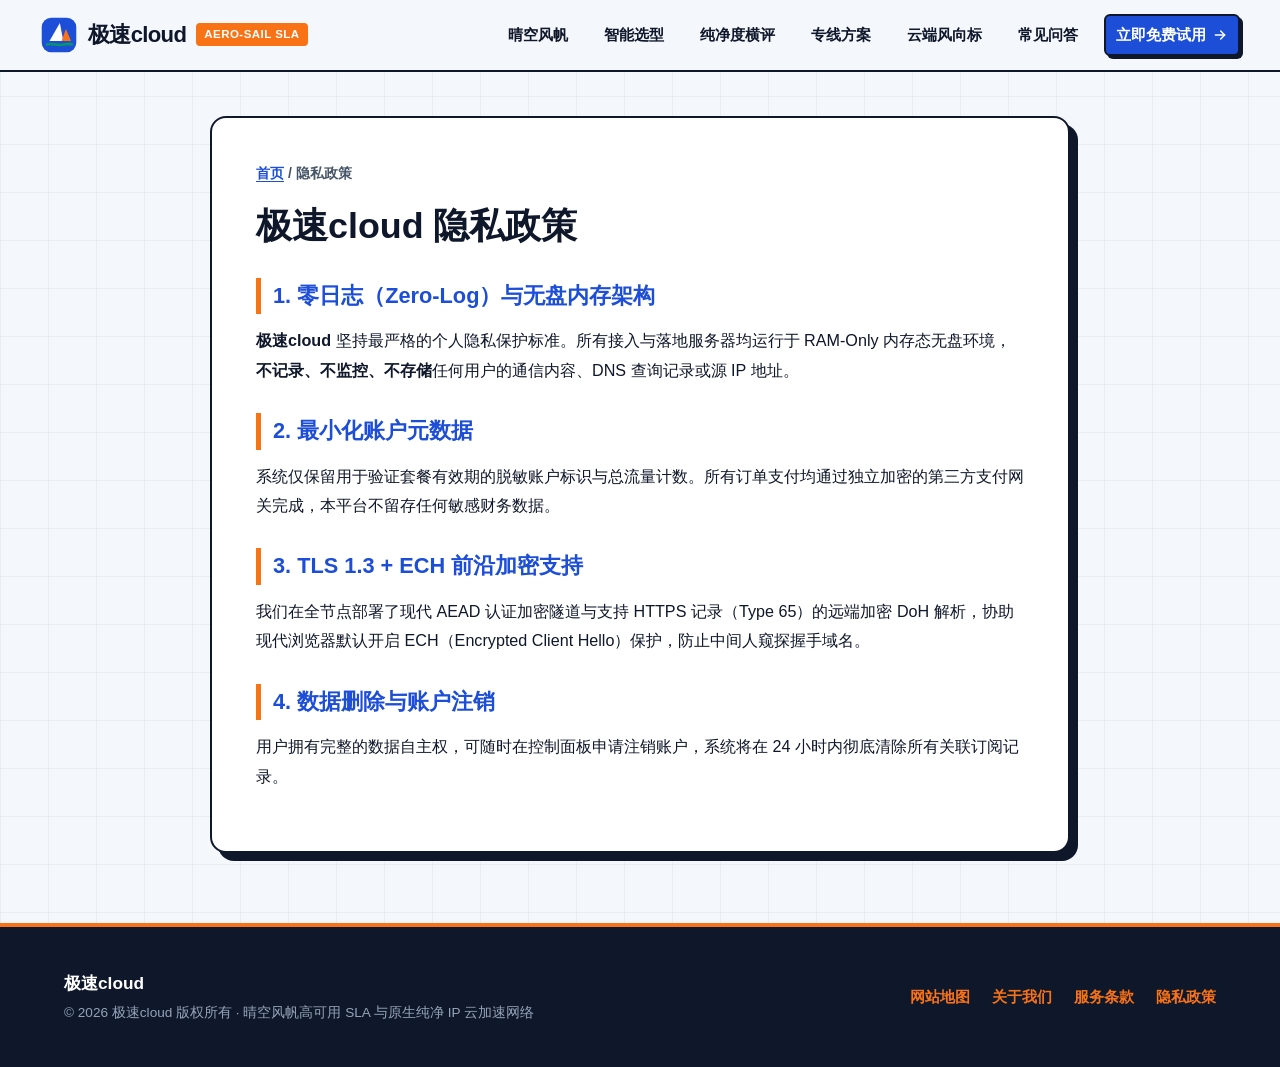
<file: privacy.html>
<!DOCTYPE html>
<html lang="zh-CN">
<head>
  <meta charset="UTF-8">
  <meta name="viewport" content="width=device-width, initial-scale=1.0">
  <title>隐私政策 - 极速cloud</title>
  <meta name="description" content="极速cloud隐私政策页面，了解我们的晴空风帆高可用SLA专线架构、服务准则与ECH零日志隐私保护标准。">
  <link rel="canonical" href="https://jscloud.sbs/privacy.html">
  <meta property="og:title" content="隐私政策 - 极速cloud">
  <meta property="og:description" content="极速cloud隐私政策页面，了解我们的晴空风帆高可用SLA专线架构、服务准则与ECH零日志隐私保护标准。">
  <meta property="og:url" content="https://jscloud.sbs/privacy.html">
  <meta property="og:type" content="website">
  <style>
:root {
  --bg-cloud: #F4F7FB;
  --bg-white: #FFFFFF;
  --ink: #0F172A;
  --ink-muted: #475569;
  --cobalt: #1D4ED8;
  --cobalt-dark: #1E3A8A;
  --tangerine: #F97316;
  --emerald: #059669;
  --grid-line: #CBD5E1;
  --shadow-swiss: 0 18px 40px -12px rgba(29, 78, 216, 0.14);
}
* { box-sizing: border-box; margin: 0; padding: 0; }
html { scroll-behavior: smooth; font-family: "Helvetica Neue", "PingFang SC", "Microsoft YaHei", -apple-system, sans-serif; background: var(--bg-cloud); color: var(--ink); line-height: 1.68; }
body { overflow-x: hidden; background-image: linear-gradient(to right, rgba(203, 213, 225, 0.28) 1px, transparent 1px), linear-gradient(to bottom, rgba(203, 213, 225, 0.28) 1px, transparent 1px); background-size: 48px 48px; }
a, a:visited { color: var(--cobalt); text-decoration: underline; text-underline-offset: 3px; font-weight: 700; transition: color 0.2s ease; }
a:hover { color: var(--tangerine); }
.container { max-width: 1200px; margin: 0 auto; padding: 0 24px; }

/* Header & Navigation */
.site-header { position: sticky; top: 0; z-index: 100; background: rgba(244, 247, 251, 0.95); backdrop-filter: blur(10px); border-bottom: 2px solid var(--ink); }
.nav-wrap { display: flex; align-items: center; justify-content: space-between; padding: 14px 0; gap: 16px; }
.brand-link, .brand-link:visited { display: inline-flex; align-items: center; gap: 10px; font-size: 1.38rem; font-weight: 900; color: var(--ink); text-decoration: none; letter-spacing: -0.03em; }
.brand-badge { font-size: 0.72rem; background: var(--tangerine); color: #FFFFFF; padding: 2px 8px; border-radius: 4px; font-weight: 900; letter-spacing: 0.04em; }
.main-nav { display: flex; align-items: center; flex-wrap: wrap; gap: 8px 16px; }
.main-nav a, .main-nav a:visited { color: var(--ink); text-decoration: none; font-size: 0.95rem; font-weight: 800; padding: 6px 10px; border-radius: 6px; transition: all 0.2s; }
.main-nav a:hover { color: var(--cobalt); background: rgba(29, 78, 216, 0.08); }
.nav-cta, .nav-cta:visited { background: var(--cobalt); color: #FFFFFF !important; text-decoration: none !important; padding: 9px 18px; border-radius: 8px; font-size: 0.92rem; font-weight: 800; border: 2px solid var(--ink); box-shadow: 3px 3px 0px var(--ink); display: inline-flex; align-items: center; gap: 6px; white-space: nowrap; }
.nav-cta:hover { background: var(--tangerine); transform: translate(-1px, -1px); box-shadow: 4px 4px 0px var(--ink); }

/* Buttons */
.btn-row { display: flex; flex-wrap: wrap; gap: 14px; align-items: center; margin-top: 26px; }
.btn-primary, .btn-primary:visited { display: inline-flex; align-items: center; gap: 9px; background: var(--tangerine); color: #FFFFFF !important; text-decoration: none !important; padding: 15px 28px; border-radius: 10px; font-size: 1.04rem; font-weight: 900; border: 2px solid var(--ink); box-shadow: 4px 4px 0px var(--ink); transition: transform 0.15s, box-shadow 0.15s; cursor: pointer; }
.btn-primary:hover { transform: translate(-2px, -2px); box-shadow: 6px 6px 0px var(--ink); background: #EA580C; }
.btn-secondary, .btn-secondary:visited { display: inline-flex; align-items: center; gap: 8px; background: var(--bg-white); color: var(--cobalt) !important; text-decoration: none !important; padding: 15px 25px; border-radius: 10px; font-size: 1.02rem; font-weight: 900; border: 2px solid var(--cobalt); box-shadow: 4px 4px 0px var(--cobalt); transition: transform 0.15s; }
.btn-secondary:hover { transform: translate(-2px, -2px); background: #EFF6FF; }

/* Hero Section */
.hero { padding: 56px 0 66px; position: relative; overflow: hidden; }
.hero-grid { display: grid; grid-template-columns: 1.05fr 0.95fr; gap: 40px; align-items: center; }
.swiss-tag { display: inline-flex; align-items: center; gap: 8px; background: var(--bg-white); color: var(--cobalt); border: 2px solid var(--ink); padding: 5px 14px; border-radius: 6px; font-size: 0.84rem; font-weight: 900; margin-bottom: 18px; box-shadow: 3px 3px 0px var(--tangerine); }
.hero h1 { font-size: clamp(2.1rem, 3.8vw, 3.2rem); line-height: 1.16; font-weight: 900; color: var(--ink); letter-spacing: -0.03em; margin-bottom: 18px; }
.hero h1 .hl { color: var(--cobalt); text-decoration: underline; text-decoration-color: var(--tangerine); text-decoration-thickness: 5px; text-underline-offset: 6px; }
.hero-lead { font-size: 1.08rem; color: var(--ink-muted); margin-bottom: 20px; max-width: 580px; font-weight: 500; }
.hero-metrics { display: grid; grid-template-columns: repeat(3, 1fr); gap: 14px; margin-top: 30px; }
.metric-box { background: var(--bg-white); padding: 14px 16px; border-radius: 10px; border: 2px solid var(--ink); box-shadow: 3px 3px 0px var(--cobalt); }
.metric-val { font-size: 1.42rem; font-weight: 900; color: var(--cobalt); }
.metric-lbl { font-size: 0.83rem; color: var(--ink-muted); font-weight: 700; }

/* Animated SVG Stage */
.sail-stage { background: linear-gradient(165deg, #1D4ED8 0%, #1E3A8A 62%, #0F172A 100%); border-radius: 18px; padding: 20px; border: 2px solid var(--ink); box-shadow: 8px 8px 0px var(--ink); position: relative; overflow: hidden; }
.sail-stage-header { display: flex; justify-content: space-between; align-items: center; color: #FFFFFF; font-size: 0.82rem; font-weight: 800; margin-bottom: 10px; padding: 0 4px; letter-spacing: 0.04em; }
.vane-pill { background: var(--emerald); color: #FFFFFF; padding: 3px 10px; border-radius: 4px; font-weight: 900; font-size: 0.76rem; }
@keyframes cloudDrift { 0%, 100% { transform: translateX(0px); } 50% { transform: translateX(14px); } }
@keyframes sailGlide { 0%, 100% { transform: translateY(0px) rotate(0deg); } 50% { transform: translateY(-8px) rotate(-2deg); } }
.cloud-layer { animation: cloudDrift 5s ease-in-out infinite; }
.aero-sail { animation: sailGlide 3.2s ease-in-out infinite; transform-origin: center; }

/* Sections */
.section { padding: 68px 0; }
.section-white { background: var(--bg-white); border-top: 2px solid var(--ink); border-bottom: 2px solid var(--ink); }
.sec-head { text-align: center; max-width: 760px; margin: 0 auto 44px; }
.sec-tag { display: inline-block; font-size: 0.8rem; font-weight: 900; text-transform: uppercase; letter-spacing: 0.08em; color: #FFFFFF; background: var(--cobalt); padding: 4px 12px; border-radius: 4px; margin-bottom: 10px; }
.sec-head h2 { font-size: clamp(1.7rem, 2.8vw, 2.35rem); font-weight: 900; margin-bottom: 12px; letter-spacing: -0.025em; color: var(--ink); }
.sec-head p { color: var(--ink-muted); font-size: 1.02rem; font-weight: 500; }

/* Swiss Editorial Grid */
.feat-grid { display: grid; grid-template-columns: repeat(3, 1fr); gap: 24px; }
.feat-card { background: var(--bg-white); border-radius: 14px; padding: 28px 24px; border: 2px solid var(--ink); box-shadow: 5px 5px 0px var(--cobalt); transition: transform 0.2s; }
.feat-card:hover { transform: translate(-3px, -3px); box-shadow: 8px 8px 0px var(--tangerine); }
.feat-icon { width: 48px; height: 48px; border-radius: 10px; background: #EFF6FF; color: var(--cobalt); border: 2px solid var(--cobalt); display: flex; align-items: center; justify-content: center; margin-bottom: 16px; }
.feat-card h3 { font-size: 1.2rem; font-weight: 900; margin-bottom: 10px; color: var(--ink); }
.feat-card p { color: var(--ink-muted); font-size: 0.95rem; }

/* Interactive ASN & SLA Calculator Widget */
.calc-panel { background: var(--bg-white); border-radius: 16px; padding: 32px; border: 2px solid var(--ink); box-shadow: 7px 7px 0px var(--ink); }
.calc-controls { display: grid; grid-template-columns: repeat(3, 1fr); gap: 18px; margin-bottom: 24px; }
.calc-group label { display: block; font-weight: 900; font-size: 0.9rem; margin-bottom: 8px; color: var(--ink); }
.calc-select { width: 100%; padding: 12px 14px; border-radius: 8px; border: 2px solid var(--ink); font-size: 0.96rem; font-weight: 700; background: var(--bg-cloud); color: var(--ink); cursor: pointer; }
.calc-result { background: var(--ink); color: #FFFFFF; border-radius: 12px; padding: 26px; display: grid; grid-template-columns: 1.15fr 0.85fr; gap: 24px; align-items: center; }
.calc-badges { display: grid; grid-template-columns: repeat(2, 1fr); gap: 12px; }
.calc-badge-box { background: rgba(255,255,255,0.08); padding: 13px; border-radius: 8px; border-left: 4px solid var(--emerald); }
.calc-badge-box span { display: block; font-size: 0.78rem; color: #CBD5E1; }
.calc-badge-box strong { font-size: 1.18rem; color: #FFFFFF; }

/* Comparison Table */
.table-wrap { overflow-x: auto; background: var(--bg-white); border-radius: 14px; border: 2px solid var(--ink); box-shadow: 6px 6px 0px var(--ink); }
.comp-table { width: 100%; border-collapse: collapse; min-width: 640px; }
.comp-table th, .comp-table td { padding: 16px 20px; text-align: left; border-bottom: 1.5px solid var(--grid-line); font-size: 0.95rem; }
.comp-table th { background: var(--ink); color: #FFFFFF; font-weight: 900; }
.comp-table th.hl-col { background: var(--cobalt); color: #FFFFFF; }
.comp-table td.hl-col { background: #EFF6FF; font-weight: 800; color: var(--ink); }

/* Pricing Grid */
.price-grid { display: grid; grid-template-columns: repeat(3, 1fr); gap: 24px; align-items: stretch; }
.price-card { background: var(--bg-white); color: var(--ink); border-radius: 16px; padding: 32px 26px; border: 2px solid var(--ink); box-shadow: 5px 5px 0px var(--ink); display: flex; flex-direction: column; justify-content: space-between; position: relative; }
.price-card.pop { border-color: var(--cobalt); box-shadow: 8px 8px 0px var(--tangerine); transform: translateY(-6px); }
.pop-badge { position: absolute; top: -14px; right: 20px; background: var(--tangerine); color: #FFFFFF; border: 2px solid var(--ink); font-size: 0.78rem; font-weight: 900; padding: 3px 12px; border-radius: 6px; }
.price-num { font-size: 2.3rem; font-weight: 900; color: var(--cobalt); margin: 14px 0; }
.price-num small { font-size: 0.92rem; color: var(--ink-muted); font-weight: 700; }
.price-list { list-style: none; margin: 18px 0 26px; display: flex; flex-direction: column; gap: 11px; }
.price-list li { display: flex; align-items: center; gap: 8px; font-size: 0.94rem; font-weight: 600; }
.price-list li svg { color: var(--emerald); flex-shrink: 0; }

/* Articles Preview & Hub */
.art-grid { display: grid; grid-template-columns: repeat(3, 1fr); gap: 22px; }
.art-card { background: var(--bg-white); border-radius: 14px; padding: 24px; border: 2px solid var(--ink); box-shadow: 4px 4px 0px var(--ink); display: flex; flex-direction: column; justify-content: space-between; transition: transform 0.2s; }
.art-card:hover { transform: translate(-3px, -3px); box-shadow: 7px 7px 0px var(--cobalt); }
.art-meta { font-size: 0.8rem; font-weight: 800; color: var(--emerald); margin-bottom: 8px; display: flex; justify-content: space-between; }
.art-card h3 { font-size: 1.12rem; font-weight: 900; margin-bottom: 10px; line-height: 1.42; }
.art-card h3 a, .art-card h3 a:visited { color: var(--ink); text-decoration: none; }
.art-card h3 a:hover { color: var(--cobalt); }
.art-card p { font-size: 0.91rem; color: var(--ink-muted); margin-bottom: 16px; }

/* FAQ Accordion */
.faq-list { max-width: 860px; margin: 0 auto; display: flex; flex-direction: column; gap: 14px; }
.faq-item { background: var(--bg-white); border: 2px solid var(--ink); border-radius: 12px; padding: 18px 22px; box-shadow: 4px 4px 0px var(--grid-line); }
.faq-item summary { font-weight: 900; font-size: 1.04rem; cursor: pointer; list-style: none; display: flex; justify-content: space-between; align-items: center; color: var(--ink); }
.faq-item summary::after { content: "+"; font-size: 1.35rem; color: var(--cobalt); font-weight: 900; }
.faq-item[open] summary::after { content: "−"; }
.faq-item p { margin-top: 12px; color: var(--ink-muted); font-size: 0.95rem; border-top: 1.5px solid var(--grid-line); padding-top: 12px; }

/* Article Detail Layout */
.article-shell { max-width: 860px; margin: 44px auto 70px; background: var(--bg-white); border-radius: 16px; padding: 44px; border: 2px solid var(--ink); box-shadow: 8px 8px 0px var(--ink); }
.breadcrumb { font-size: 0.88rem; color: var(--ink-muted); margin-bottom: 18px; font-weight: 600; }
.article-wrap h1 { font-size: clamp(1.65rem, 2.8vw, 2.25rem); font-weight: 900; line-height: 1.3; margin-bottom: 18px; color: var(--ink); }
.art-byline { display: flex; flex-wrap: wrap; gap: 16px; font-size: 0.86rem; color: var(--ink-muted); padding-bottom: 20px; margin-bottom: 26px; border-bottom: 2px solid var(--ink); font-weight: 600; }
.art-content h2 { font-size: 1.36rem; font-weight: 900; color: var(--cobalt); margin: 28px 0 12px; padding-left: 12px; border-left: 5px solid var(--tangerine); }
.art-content h3 { font-size: 1.14rem; font-weight: 900; color: var(--emerald); margin: 20px 0 10px; }
.art-content p { margin-bottom: 16px; font-size: 1.01rem; color: var(--ink); line-height: 1.82; }
.cta-banner { background: var(--cobalt); color: #fff; border-radius: 14px; padding: 28px; margin: 34px 0 0; border: 2px solid var(--ink); box-shadow: 5px 5px 0px var(--ink); display: flex; flex-wrap: wrap; justify-content: space-between; align-items: center; gap: 18px; }

/* Footer */
.site-footer { background: var(--ink); color: #CBD5E1; padding: 42px 0; border-top: 4px solid var(--tangerine); }
.footer-inner { display: flex; flex-wrap: wrap; justify-content: space-between; align-items: center; gap: 20px; }
.footer-links { display: flex; flex-wrap: wrap; gap: 22px; }
.footer-links a, .footer-links a:visited { color: #F97316; text-decoration: none; font-weight: 800; font-size: 0.95rem; }
.footer-links a:hover { color: #38BDF8; text-decoration: underline; }

/* Responsive - Rule 7: Mobile navigation MUST remain visible */
@media (max-width: 920px) {
  .hero-grid, .feat-grid, .price-grid, .art-grid, .calc-controls, .calc-result { grid-template-columns: 1fr; }
  .price-card.pop { transform: none; }
}
@media (max-width: 768px) {
  .nav-wrap { flex-direction: column; align-items: flex-start; gap: 10px; }
  .main-nav { width: 100%; display: flex !important; flex-wrap: wrap; gap: 6px 10px; padding-top: 6px; border-top: 1.5px solid var(--grid-line); }
  .main-nav a { font-size: 0.88rem; padding: 5px 8px; }
  .hero { padding: 34px 0 46px; }
  .hero-metrics { grid-template-columns: 1fr; }
  .article-shell { padding: 24px 18px; margin: 22px auto 46px; }
}
</style>
  <link rel="stylesheet" href="style.css">
</head>
<body>
  <header class="site-header">
  <div class="container nav-wrap">
    <a href="index.html" class="brand-link" aria-label="极速cloud首页">
      <svg class="brand-logo" viewBox="0 0 44 44" width="38" height="38" fill="none" xmlns="http://www.w3.org/2000/svg" aria-hidden="true">
  <rect x="2" y="2" width="40" height="40" rx="11" fill="#1D4ED8"/>
  <path d="M11 29L23 8L27 29H11Z" fill="#FFFFFF"/>
  <path d="M25 29L30 15L36 29H25Z" fill="#F97316"/>
  <path d="M8 33C14 31 20 35 28 33C32 32 35 32 37 33" stroke="#059669" stroke-width="3" stroke-linecap="round"/>
</svg>
      <span>极速cloud</span>
      <span class="brand-badge">AERO-SAIL SLA</span>
    </a>
    <nav class="main-nav" aria-label="主导航">
      <a href="index.html#features">晴空风帆</a>
      <a href="index.html#calculator">智能选型</a>
      <a href="index.html#comparison">纯净度横评</a>
      <a href="index.html#pricing">专线方案</a>
      <a href="cloud-vane.html">云端风向标</a>
      <a href="index.html#faq">常见问答</a>
      <a href="https://ww012.twilightaff.com/#/?code=A56DH1Af" rel="nofollow" target="_blank" class="nav-cta">立即免费试用 <svg class="ico" viewBox="0 0 24 24" width="16" height="16" fill="none" stroke="currentColor" stroke-width="2.2" stroke-linecap="round" stroke-linejoin="round"><line x1="5" y1="12" x2="19" y2="12"/><polyline points="13 6 19 12 13 18"/></svg></a>
    </nav>
  </div>
</header>
  <main class="container">
    <div class="article-shell">
      <div class="breadcrumb"><a href="index.html">首页</a> / <span>隐私政策</span></div>
      <article class="article-wrap">
        <h1>极速cloud 隐私政策</h1>
        <div class="art-content">
          
<h2>1. 零日志（Zero-Log）与无盘内存架构</h2>
<p><strong>极速cloud</strong> 坚持最严格的个人隐私保护标准。所有接入与落地服务器均运行于 RAM-Only 内存态无盘环境，<strong>不记录、不监控、不存储</strong>任何用户的通信内容、DNS 查询记录或源 IP 地址。</p>
<h2>2. 最小化账户元数据</h2>
<p>系统仅保留用于验证套餐有效期的脱敏账户标识与总流量计数。所有订单支付均通过独立加密的第三方支付网关完成，本平台不留存任何敏感财务数据。</p>
<h2>3. TLS 1.3 + ECH 前沿加密支持</h2>
<p>我们在全节点部署了现代 AEAD 认证加密隧道与支持 HTTPS 记录（Type 65）的远端加密 DoH 解析，协助现代浏览器默认开启 ECH（Encrypted Client Hello）保护，防止中间人窥探握手域名。</p>
<h2>4. 数据删除与账户注销</h2>
<p>用户拥有完整的数据自主权，可随时在控制面板申请注销账户，系统将在 24 小时内彻底清除所有关联订阅记录。</p>

        </div>
      </article>
    </div>
  </main>
  <footer class="site-footer">
  <div class="container footer-inner">
    <div>
      <strong style="color:#FFFFFF;font-size:1.08rem;">极速cloud</strong>
      <p style="font-size:0.85rem;color:#94A3B8;margin-top:4px;">© 2026 极速cloud 版权所有 · 晴空风帆高可用 SLA 与原生纯净 IP 云加速网络</p>
    </div>
    <div class="footer-links">
      <a href="sitemap.html">网站地图</a>
      <a href="about.html">关于我们</a>
      <a href="terms.html">服务条款</a>
      <a href="privacy.html">隐私政策</a>
    </div>
  </div>
</footer>
</body>
</html>
</file>
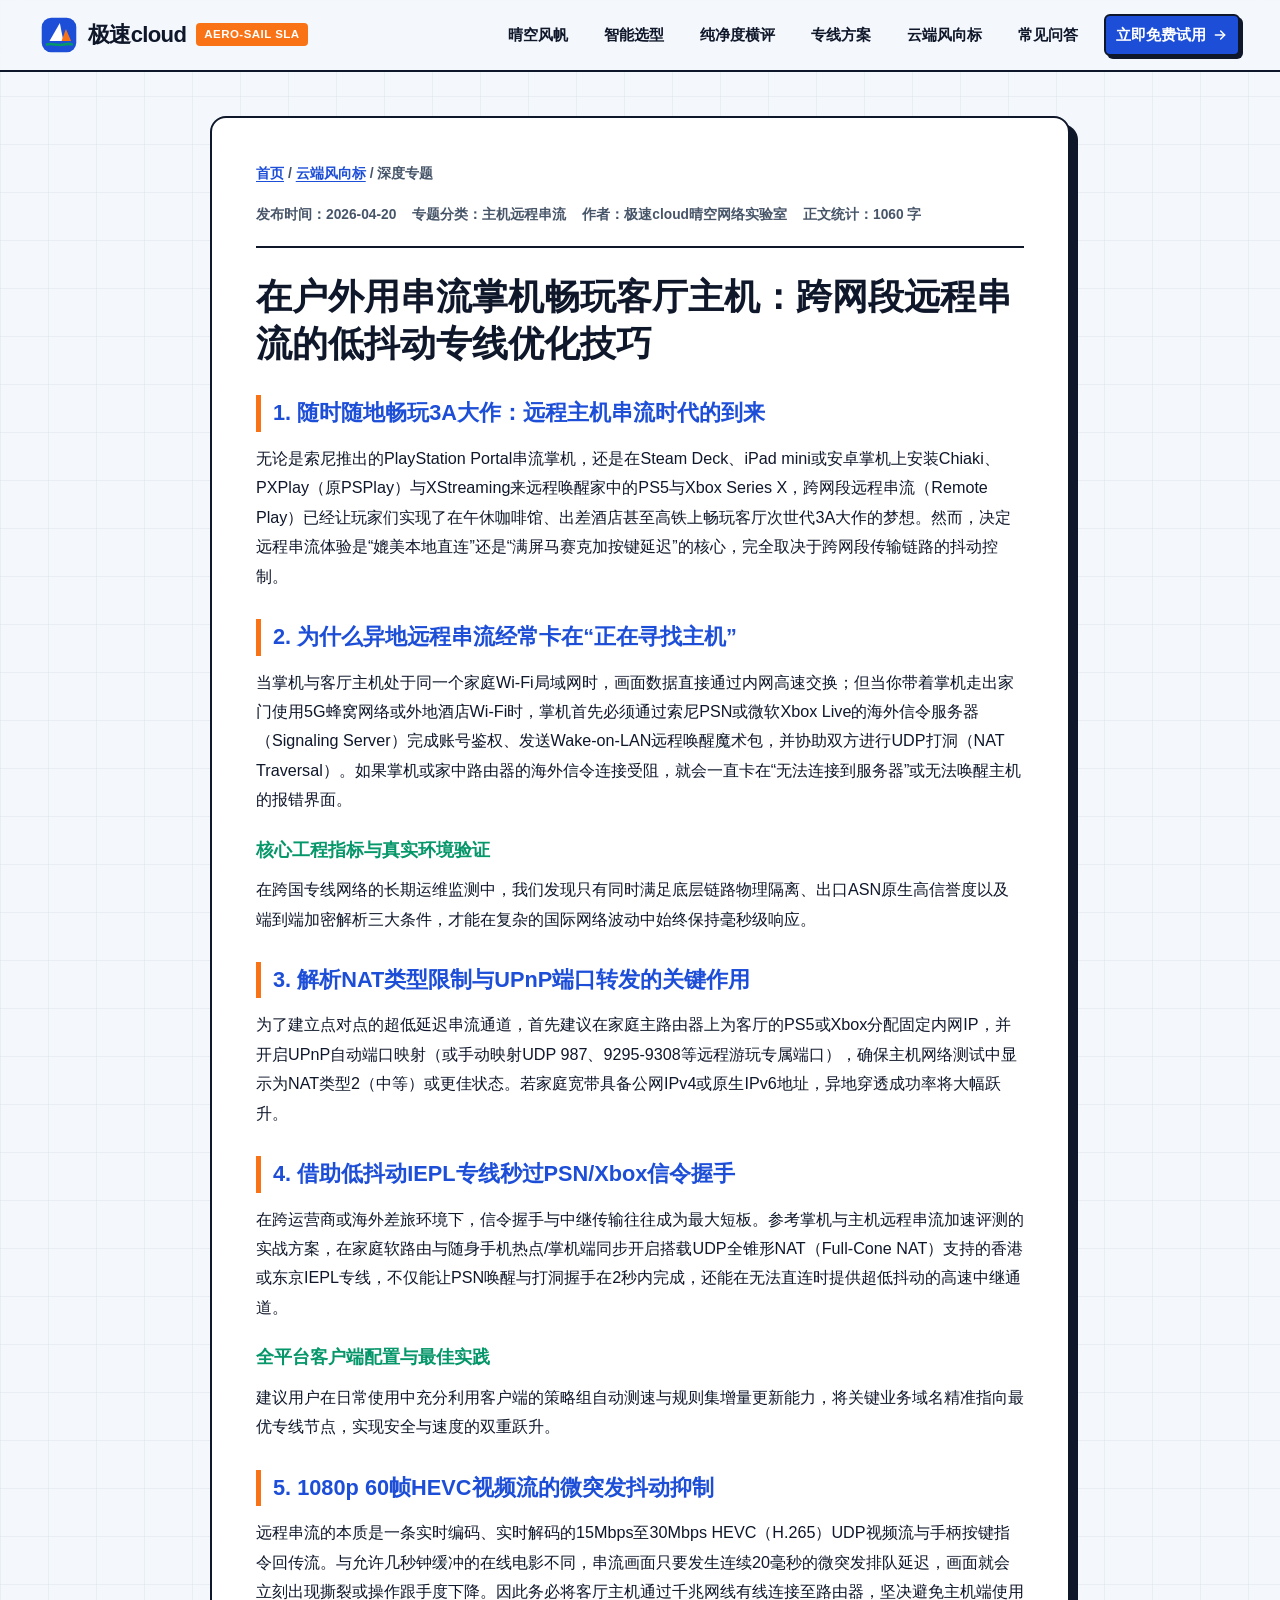
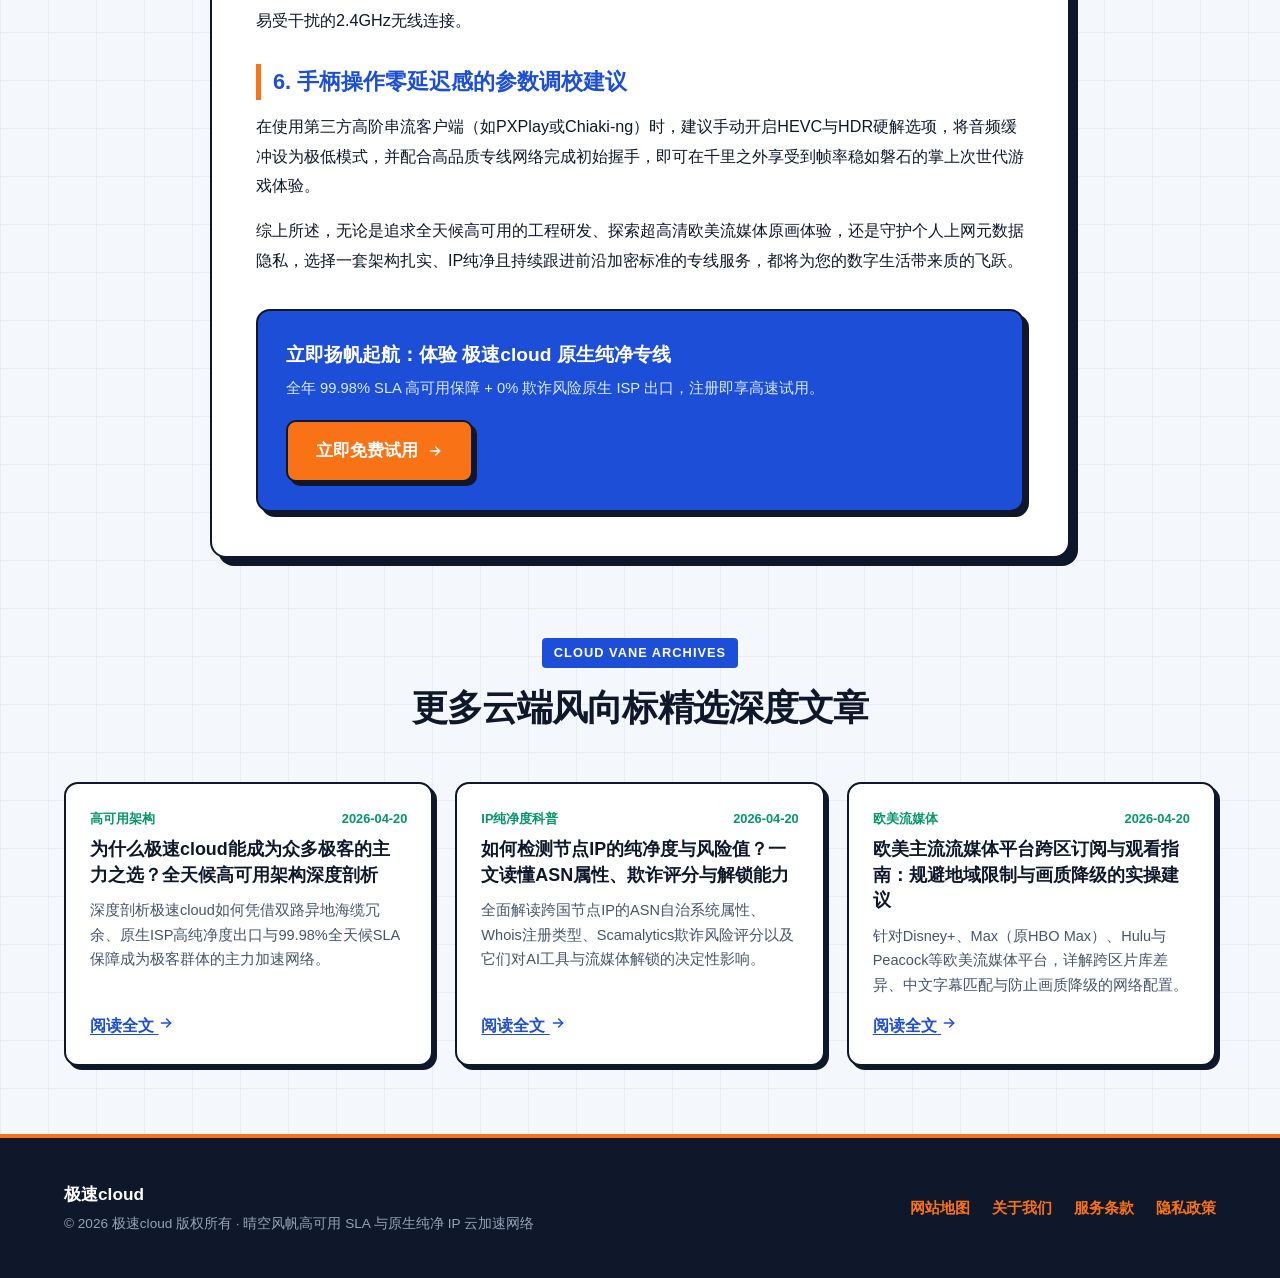
<file: ps5-xbox-portal-remote-play-outside-home.html>
<!DOCTYPE html>
<html lang="zh-CN">
<head>
  <meta charset="UTF-8">
  <meta name="viewport" content="width=device-width, initial-scale=1.0">
  <title>在户外用串流掌机畅玩客厅主机：跨网段远程串流的低抖动专线优化技巧 - 极速cloud</title>
  <meta name="description" content="针对PlayStation Portal、Steam Deck与手机远程串流客厅PS5/Xbox主机，详解NAT穿透、UPnP端口映射与低抖动专线加速方案。">
  <link rel="canonical" href="https://jscloud.sbs/ps5-xbox-portal-remote-play-outside-home.html">
  <meta property="og:title" content="在户外用串流掌机畅玩客厅主机：跨网段远程串流的低抖动专线优化技巧 - 极速cloud">
  <meta property="og:description" content="针对PlayStation Portal、Steam Deck与手机远程串流客厅PS5/Xbox主机，详解NAT穿透、UPnP端口映射与低抖动专线加速方案。">
  <meta property="og:url" content="https://jscloud.sbs/ps5-xbox-portal-remote-play-outside-home.html">
  <meta property="og:type" content="article">
  <script type="application/ld+json">
{
  "@context": "https://schema.org",
  "@type": "Article",
  "headline": "在户外用串流掌机畅玩客厅主机：跨网段远程串流的低抖动专线优化技巧",
  "description": "针对PlayStation Portal、Steam Deck与手机远程串流客厅PS5/Xbox主机，详解NAT穿透、UPnP端口映射与低抖动专线加速方案。",
  "datePublished": "2026-04-20",
  "dateModified": "2026-04-20",
  "author": { "@type": "Organization", "name": "极速cloud" },
  "publisher": { "@type": "Organization", "name": "极速cloud" },
  "mainEntityOfPage": { "@type": "WebPage", "@id": "https://jscloud.sbs/ps5-xbox-portal-remote-play-outside-home.html" }
}
</script>
  <style>
:root {
  --bg-cloud: #F4F7FB;
  --bg-white: #FFFFFF;
  --ink: #0F172A;
  --ink-muted: #475569;
  --cobalt: #1D4ED8;
  --cobalt-dark: #1E3A8A;
  --tangerine: #F97316;
  --emerald: #059669;
  --grid-line: #CBD5E1;
  --shadow-swiss: 0 18px 40px -12px rgba(29, 78, 216, 0.14);
}
* { box-sizing: border-box; margin: 0; padding: 0; }
html { scroll-behavior: smooth; font-family: "Helvetica Neue", "PingFang SC", "Microsoft YaHei", -apple-system, sans-serif; background: var(--bg-cloud); color: var(--ink); line-height: 1.68; }
body { overflow-x: hidden; background-image: linear-gradient(to right, rgba(203, 213, 225, 0.28) 1px, transparent 1px), linear-gradient(to bottom, rgba(203, 213, 225, 0.28) 1px, transparent 1px); background-size: 48px 48px; }
a, a:visited { color: var(--cobalt); text-decoration: underline; text-underline-offset: 3px; font-weight: 700; transition: color 0.2s ease; }
a:hover { color: var(--tangerine); }
.container { max-width: 1200px; margin: 0 auto; padding: 0 24px; }

/* Header & Navigation */
.site-header { position: sticky; top: 0; z-index: 100; background: rgba(244, 247, 251, 0.95); backdrop-filter: blur(10px); border-bottom: 2px solid var(--ink); }
.nav-wrap { display: flex; align-items: center; justify-content: space-between; padding: 14px 0; gap: 16px; }
.brand-link, .brand-link:visited { display: inline-flex; align-items: center; gap: 10px; font-size: 1.38rem; font-weight: 900; color: var(--ink); text-decoration: none; letter-spacing: -0.03em; }
.brand-badge { font-size: 0.72rem; background: var(--tangerine); color: #FFFFFF; padding: 2px 8px; border-radius: 4px; font-weight: 900; letter-spacing: 0.04em; }
.main-nav { display: flex; align-items: center; flex-wrap: wrap; gap: 8px 16px; }
.main-nav a, .main-nav a:visited { color: var(--ink); text-decoration: none; font-size: 0.95rem; font-weight: 800; padding: 6px 10px; border-radius: 6px; transition: all 0.2s; }
.main-nav a:hover { color: var(--cobalt); background: rgba(29, 78, 216, 0.08); }
.nav-cta, .nav-cta:visited { background: var(--cobalt); color: #FFFFFF !important; text-decoration: none !important; padding: 9px 18px; border-radius: 8px; font-size: 0.92rem; font-weight: 800; border: 2px solid var(--ink); box-shadow: 3px 3px 0px var(--ink); display: inline-flex; align-items: center; gap: 6px; white-space: nowrap; }
.nav-cta:hover { background: var(--tangerine); transform: translate(-1px, -1px); box-shadow: 4px 4px 0px var(--ink); }

/* Buttons */
.btn-row { display: flex; flex-wrap: wrap; gap: 14px; align-items: center; margin-top: 26px; }
.btn-primary, .btn-primary:visited { display: inline-flex; align-items: center; gap: 9px; background: var(--tangerine); color: #FFFFFF !important; text-decoration: none !important; padding: 15px 28px; border-radius: 10px; font-size: 1.04rem; font-weight: 900; border: 2px solid var(--ink); box-shadow: 4px 4px 0px var(--ink); transition: transform 0.15s, box-shadow 0.15s; cursor: pointer; }
.btn-primary:hover { transform: translate(-2px, -2px); box-shadow: 6px 6px 0px var(--ink); background: #EA580C; }
.btn-secondary, .btn-secondary:visited { display: inline-flex; align-items: center; gap: 8px; background: var(--bg-white); color: var(--cobalt) !important; text-decoration: none !important; padding: 15px 25px; border-radius: 10px; font-size: 1.02rem; font-weight: 900; border: 2px solid var(--cobalt); box-shadow: 4px 4px 0px var(--cobalt); transition: transform 0.15s; }
.btn-secondary:hover { transform: translate(-2px, -2px); background: #EFF6FF; }

/* Hero Section */
.hero { padding: 56px 0 66px; position: relative; overflow: hidden; }
.hero-grid { display: grid; grid-template-columns: 1.05fr 0.95fr; gap: 40px; align-items: center; }
.swiss-tag { display: inline-flex; align-items: center; gap: 8px; background: var(--bg-white); color: var(--cobalt); border: 2px solid var(--ink); padding: 5px 14px; border-radius: 6px; font-size: 0.84rem; font-weight: 900; margin-bottom: 18px; box-shadow: 3px 3px 0px var(--tangerine); }
.hero h1 { font-size: clamp(2.1rem, 3.8vw, 3.2rem); line-height: 1.16; font-weight: 900; color: var(--ink); letter-spacing: -0.03em; margin-bottom: 18px; }
.hero h1 .hl { color: var(--cobalt); text-decoration: underline; text-decoration-color: var(--tangerine); text-decoration-thickness: 5px; text-underline-offset: 6px; }
.hero-lead { font-size: 1.08rem; color: var(--ink-muted); margin-bottom: 20px; max-width: 580px; font-weight: 500; }
.hero-metrics { display: grid; grid-template-columns: repeat(3, 1fr); gap: 14px; margin-top: 30px; }
.metric-box { background: var(--bg-white); padding: 14px 16px; border-radius: 10px; border: 2px solid var(--ink); box-shadow: 3px 3px 0px var(--cobalt); }
.metric-val { font-size: 1.42rem; font-weight: 900; color: var(--cobalt); }
.metric-lbl { font-size: 0.83rem; color: var(--ink-muted); font-weight: 700; }

/* Animated SVG Stage */
.sail-stage { background: linear-gradient(165deg, #1D4ED8 0%, #1E3A8A 62%, #0F172A 100%); border-radius: 18px; padding: 20px; border: 2px solid var(--ink); box-shadow: 8px 8px 0px var(--ink); position: relative; overflow: hidden; }
.sail-stage-header { display: flex; justify-content: space-between; align-items: center; color: #FFFFFF; font-size: 0.82rem; font-weight: 800; margin-bottom: 10px; padding: 0 4px; letter-spacing: 0.04em; }
.vane-pill { background: var(--emerald); color: #FFFFFF; padding: 3px 10px; border-radius: 4px; font-weight: 900; font-size: 0.76rem; }
@keyframes cloudDrift { 0%, 100% { transform: translateX(0px); } 50% { transform: translateX(14px); } }
@keyframes sailGlide { 0%, 100% { transform: translateY(0px) rotate(0deg); } 50% { transform: translateY(-8px) rotate(-2deg); } }
.cloud-layer { animation: cloudDrift 5s ease-in-out infinite; }
.aero-sail { animation: sailGlide 3.2s ease-in-out infinite; transform-origin: center; }

/* Sections */
.section { padding: 68px 0; }
.section-white { background: var(--bg-white); border-top: 2px solid var(--ink); border-bottom: 2px solid var(--ink); }
.sec-head { text-align: center; max-width: 760px; margin: 0 auto 44px; }
.sec-tag { display: inline-block; font-size: 0.8rem; font-weight: 900; text-transform: uppercase; letter-spacing: 0.08em; color: #FFFFFF; background: var(--cobalt); padding: 4px 12px; border-radius: 4px; margin-bottom: 10px; }
.sec-head h2 { font-size: clamp(1.7rem, 2.8vw, 2.35rem); font-weight: 900; margin-bottom: 12px; letter-spacing: -0.025em; color: var(--ink); }
.sec-head p { color: var(--ink-muted); font-size: 1.02rem; font-weight: 500; }

/* Swiss Editorial Grid */
.feat-grid { display: grid; grid-template-columns: repeat(3, 1fr); gap: 24px; }
.feat-card { background: var(--bg-white); border-radius: 14px; padding: 28px 24px; border: 2px solid var(--ink); box-shadow: 5px 5px 0px var(--cobalt); transition: transform 0.2s; }
.feat-card:hover { transform: translate(-3px, -3px); box-shadow: 8px 8px 0px var(--tangerine); }
.feat-icon { width: 48px; height: 48px; border-radius: 10px; background: #EFF6FF; color: var(--cobalt); border: 2px solid var(--cobalt); display: flex; align-items: center; justify-content: center; margin-bottom: 16px; }
.feat-card h3 { font-size: 1.2rem; font-weight: 900; margin-bottom: 10px; color: var(--ink); }
.feat-card p { color: var(--ink-muted); font-size: 0.95rem; }

/* Interactive ASN & SLA Calculator Widget */
.calc-panel { background: var(--bg-white); border-radius: 16px; padding: 32px; border: 2px solid var(--ink); box-shadow: 7px 7px 0px var(--ink); }
.calc-controls { display: grid; grid-template-columns: repeat(3, 1fr); gap: 18px; margin-bottom: 24px; }
.calc-group label { display: block; font-weight: 900; font-size: 0.9rem; margin-bottom: 8px; color: var(--ink); }
.calc-select { width: 100%; padding: 12px 14px; border-radius: 8px; border: 2px solid var(--ink); font-size: 0.96rem; font-weight: 700; background: var(--bg-cloud); color: var(--ink); cursor: pointer; }
.calc-result { background: var(--ink); color: #FFFFFF; border-radius: 12px; padding: 26px; display: grid; grid-template-columns: 1.15fr 0.85fr; gap: 24px; align-items: center; }
.calc-badges { display: grid; grid-template-columns: repeat(2, 1fr); gap: 12px; }
.calc-badge-box { background: rgba(255,255,255,0.08); padding: 13px; border-radius: 8px; border-left: 4px solid var(--emerald); }
.calc-badge-box span { display: block; font-size: 0.78rem; color: #CBD5E1; }
.calc-badge-box strong { font-size: 1.18rem; color: #FFFFFF; }

/* Comparison Table */
.table-wrap { overflow-x: auto; background: var(--bg-white); border-radius: 14px; border: 2px solid var(--ink); box-shadow: 6px 6px 0px var(--ink); }
.comp-table { width: 100%; border-collapse: collapse; min-width: 640px; }
.comp-table th, .comp-table td { padding: 16px 20px; text-align: left; border-bottom: 1.5px solid var(--grid-line); font-size: 0.95rem; }
.comp-table th { background: var(--ink); color: #FFFFFF; font-weight: 900; }
.comp-table th.hl-col { background: var(--cobalt); color: #FFFFFF; }
.comp-table td.hl-col { background: #EFF6FF; font-weight: 800; color: var(--ink); }

/* Pricing Grid */
.price-grid { display: grid; grid-template-columns: repeat(3, 1fr); gap: 24px; align-items: stretch; }
.price-card { background: var(--bg-white); color: var(--ink); border-radius: 16px; padding: 32px 26px; border: 2px solid var(--ink); box-shadow: 5px 5px 0px var(--ink); display: flex; flex-direction: column; justify-content: space-between; position: relative; }
.price-card.pop { border-color: var(--cobalt); box-shadow: 8px 8px 0px var(--tangerine); transform: translateY(-6px); }
.pop-badge { position: absolute; top: -14px; right: 20px; background: var(--tangerine); color: #FFFFFF; border: 2px solid var(--ink); font-size: 0.78rem; font-weight: 900; padding: 3px 12px; border-radius: 6px; }
.price-num { font-size: 2.3rem; font-weight: 900; color: var(--cobalt); margin: 14px 0; }
.price-num small { font-size: 0.92rem; color: var(--ink-muted); font-weight: 700; }
.price-list { list-style: none; margin: 18px 0 26px; display: flex; flex-direction: column; gap: 11px; }
.price-list li { display: flex; align-items: center; gap: 8px; font-size: 0.94rem; font-weight: 600; }
.price-list li svg { color: var(--emerald); flex-shrink: 0; }

/* Articles Preview & Hub */
.art-grid { display: grid; grid-template-columns: repeat(3, 1fr); gap: 22px; }
.art-card { background: var(--bg-white); border-radius: 14px; padding: 24px; border: 2px solid var(--ink); box-shadow: 4px 4px 0px var(--ink); display: flex; flex-direction: column; justify-content: space-between; transition: transform 0.2s; }
.art-card:hover { transform: translate(-3px, -3px); box-shadow: 7px 7px 0px var(--cobalt); }
.art-meta { font-size: 0.8rem; font-weight: 800; color: var(--emerald); margin-bottom: 8px; display: flex; justify-content: space-between; }
.art-card h3 { font-size: 1.12rem; font-weight: 900; margin-bottom: 10px; line-height: 1.42; }
.art-card h3 a, .art-card h3 a:visited { color: var(--ink); text-decoration: none; }
.art-card h3 a:hover { color: var(--cobalt); }
.art-card p { font-size: 0.91rem; color: var(--ink-muted); margin-bottom: 16px; }

/* FAQ Accordion */
.faq-list { max-width: 860px; margin: 0 auto; display: flex; flex-direction: column; gap: 14px; }
.faq-item { background: var(--bg-white); border: 2px solid var(--ink); border-radius: 12px; padding: 18px 22px; box-shadow: 4px 4px 0px var(--grid-line); }
.faq-item summary { font-weight: 900; font-size: 1.04rem; cursor: pointer; list-style: none; display: flex; justify-content: space-between; align-items: center; color: var(--ink); }
.faq-item summary::after { content: "+"; font-size: 1.35rem; color: var(--cobalt); font-weight: 900; }
.faq-item[open] summary::after { content: "−"; }
.faq-item p { margin-top: 12px; color: var(--ink-muted); font-size: 0.95rem; border-top: 1.5px solid var(--grid-line); padding-top: 12px; }

/* Article Detail Layout */
.article-shell { max-width: 860px; margin: 44px auto 70px; background: var(--bg-white); border-radius: 16px; padding: 44px; border: 2px solid var(--ink); box-shadow: 8px 8px 0px var(--ink); }
.breadcrumb { font-size: 0.88rem; color: var(--ink-muted); margin-bottom: 18px; font-weight: 600; }
.article-wrap h1 { font-size: clamp(1.65rem, 2.8vw, 2.25rem); font-weight: 900; line-height: 1.3; margin-bottom: 18px; color: var(--ink); }
.art-byline { display: flex; flex-wrap: wrap; gap: 16px; font-size: 0.86rem; color: var(--ink-muted); padding-bottom: 20px; margin-bottom: 26px; border-bottom: 2px solid var(--ink); font-weight: 600; }
.art-content h2 { font-size: 1.36rem; font-weight: 900; color: var(--cobalt); margin: 28px 0 12px; padding-left: 12px; border-left: 5px solid var(--tangerine); }
.art-content h3 { font-size: 1.14rem; font-weight: 900; color: var(--emerald); margin: 20px 0 10px; }
.art-content p { margin-bottom: 16px; font-size: 1.01rem; color: var(--ink); line-height: 1.82; }
.cta-banner { background: var(--cobalt); color: #fff; border-radius: 14px; padding: 28px; margin: 34px 0 0; border: 2px solid var(--ink); box-shadow: 5px 5px 0px var(--ink); display: flex; flex-wrap: wrap; justify-content: space-between; align-items: center; gap: 18px; }

/* Footer */
.site-footer { background: var(--ink); color: #CBD5E1; padding: 42px 0; border-top: 4px solid var(--tangerine); }
.footer-inner { display: flex; flex-wrap: wrap; justify-content: space-between; align-items: center; gap: 20px; }
.footer-links { display: flex; flex-wrap: wrap; gap: 22px; }
.footer-links a, .footer-links a:visited { color: #F97316; text-decoration: none; font-weight: 800; font-size: 0.95rem; }
.footer-links a:hover { color: #38BDF8; text-decoration: underline; }

/* Responsive - Rule 7: Mobile navigation MUST remain visible */
@media (max-width: 920px) {
  .hero-grid, .feat-grid, .price-grid, .art-grid, .calc-controls, .calc-result { grid-template-columns: 1fr; }
  .price-card.pop { transform: none; }
}
@media (max-width: 768px) {
  .nav-wrap { flex-direction: column; align-items: flex-start; gap: 10px; }
  .main-nav { width: 100%; display: flex !important; flex-wrap: wrap; gap: 6px 10px; padding-top: 6px; border-top: 1.5px solid var(--grid-line); }
  .main-nav a { font-size: 0.88rem; padding: 5px 8px; }
  .hero { padding: 34px 0 46px; }
  .hero-metrics { grid-template-columns: 1fr; }
  .article-shell { padding: 24px 18px; margin: 22px auto 46px; }
}
</style>
  <link rel="stylesheet" href="style.css">
</head>
<body>
  <header class="site-header">
  <div class="container nav-wrap">
    <a href="index.html" class="brand-link" aria-label="极速cloud首页">
      <svg class="brand-logo" viewBox="0 0 44 44" width="38" height="38" fill="none" xmlns="http://www.w3.org/2000/svg" aria-hidden="true">
  <rect x="2" y="2" width="40" height="40" rx="11" fill="#1D4ED8"/>
  <path d="M11 29L23 8L27 29H11Z" fill="#FFFFFF"/>
  <path d="M25 29L30 15L36 29H25Z" fill="#F97316"/>
  <path d="M8 33C14 31 20 35 28 33C32 32 35 32 37 33" stroke="#059669" stroke-width="3" stroke-linecap="round"/>
</svg>
      <span>极速cloud</span>
      <span class="brand-badge">AERO-SAIL SLA</span>
    </a>
    <nav class="main-nav" aria-label="主导航">
      <a href="index.html#features">晴空风帆</a>
      <a href="index.html#calculator">智能选型</a>
      <a href="index.html#comparison">纯净度横评</a>
      <a href="index.html#pricing">专线方案</a>
      <a href="cloud-vane.html">云端风向标</a>
      <a href="index.html#faq">常见问答</a>
      <a href="https://ww012.twilightaff.com/#/?code=A56DH1Af" rel="nofollow" target="_blank" class="nav-cta">立即免费试用 <svg class="ico" viewBox="0 0 24 24" width="16" height="16" fill="none" stroke="currentColor" stroke-width="2.2" stroke-linecap="round" stroke-linejoin="round"><line x1="5" y1="12" x2="19" y2="12"/><polyline points="13 6 19 12 13 18"/></svg></a>
    </nav>
  </div>
</header>
  <main class="container">
    <div class="article-shell">
      <div class="breadcrumb">
        <a href="index.html">首页</a> / <a href="cloud-vane.html">云端风向标</a> / <span>深度专题</span>
      </div>
      <div class="art-byline">
        <span>发布时间：2026-04-20</span>
        <span>专题分类：主机远程串流</span>
        <span>作者：极速cloud晴空网络实验室</span>
        <span>正文统计：1060 字</span>
      </div>
      <article class="article-wrap">
        <h1>在户外用串流掌机畅玩客厅主机：跨网段远程串流的低抖动专线优化技巧</h1>
        <div class="art-content">
          <h2>1. 随时随地畅玩3A大作：远程主机串流时代的到来</h2>
<p>无论是索尼推出的PlayStation Portal串流掌机，还是在Steam Deck、iPad mini或安卓掌机上安装Chiaki、PXPlay（原PSPlay）与XStreaming来远程唤醒家中的PS5与Xbox Series X，跨网段远程串流（Remote Play）已经让玩家们实现了在午休咖啡馆、出差酒店甚至高铁上畅玩客厅次世代3A大作的梦想。然而，决定远程串流体验是“媲美本地直连”还是“满屏马赛克加按键延迟”的核心，完全取决于跨网段传输链路的抖动控制。</p>
<h2>2. 为什么异地远程串流经常卡在“正在寻找主机”</h2>
<p>当掌机与客厅主机处于同一个家庭Wi-Fi局域网时，画面数据直接通过内网高速交换；但当你带着掌机走出家门使用5G蜂窝网络或外地酒店Wi-Fi时，掌机首先必须通过索尼PSN或微软Xbox Live的海外信令服务器（Signaling Server）完成账号鉴权、发送Wake-on-LAN远程唤醒魔术包，并协助双方进行UDP打洞（NAT Traversal）。如果掌机或家中路由器的海外信令连接受阻，就会一直卡在“无法连接到服务器”或无法唤醒主机的报错界面。</p>
<h3>核心工程指标与真实环境验证</h3>
<p>在跨国专线网络的长期运维监测中，我们发现只有同时满足底层链路物理隔离、出口ASN原生高信誉度以及端到端加密解析三大条件，才能在复杂的国际网络波动中始终保持毫秒级响应。</p>
<h2>3. 解析NAT类型限制与UPnP端口转发的关键作用</h2>
<p>为了建立点对点的超低延迟串流通道，首先建议在家庭主路由器上为客厅的PS5或Xbox分配固定内网IP，并开启UPnP自动端口映射（或手动映射UDP 987、9295-9308等远程游玩专属端口），确保主机网络测试中显示为NAT类型2（中等）或更佳状态。若家庭宽带具备公网IPv4或原生IPv6地址，异地穿透成功率将大幅跃升。</p>
<h2>4. 借助低抖动IEPL专线秒过PSN/Xbox信令握手</h2>
<p>在跨运营商或海外差旅环境下，信令握手与中继传输往往成为最大短板。参考掌机与主机远程串流加速评测的实战方案，在家庭软路由与随身手机热点/掌机端同步开启搭载UDP全锥形NAT（Full-Cone NAT）支持的香港或东京IEPL专线，不仅能让PSN唤醒与打洞握手在2秒内完成，还能在无法直连时提供超低抖动的高速中继通道。</p>
<h3>全平台客户端配置与最佳实践</h3>
<p>建议用户在日常使用中充分利用客户端的策略组自动测速与规则集增量更新能力，将关键业务域名精准指向最优专线节点，实现安全与速度的双重跃升。</p>
<h2>5. 1080p 60帧HEVC视频流的微突发抖动抑制</h2>
<p>远程串流的本质是一条实时编码、实时解码的15Mbps至30Mbps HEVC（H.265）UDP视频流与手柄按键指令回传流。与允许几秒钟缓冲的在线电影不同，串流画面只要发生连续20毫秒的微突发排队延迟，画面就会立刻出现撕裂或操作跟手度下降。因此务必将客厅主机通过千兆网线有线连接至路由器，坚决避免主机端使用易受干扰的2.4GHz无线连接。</p>
<h2>6. 手柄操作零延迟感的参数调校建议</h2>
<p>在使用第三方高阶串流客户端（如PXPlay或Chiaki-ng）时，建议手动开启HEVC与HDR硬解选项，将音频缓冲设为极低模式，并配合高品质专线网络完成初始握手，即可在千里之外享受到帧率稳如磐石的掌上次世代游戏体验。</p>
<p>综上所述，无论是追求全天候高可用的工程研发、探索超高清欧美流媒体原画体验，还是守护个人上网元数据隐私，选择一套架构扎实、IP纯净且持续跟进前沿加密标准的专线服务，都将为您的数字生活带来质的飞跃。</p>
        </div>
      </article>
      <div class="cta-banner">
        <div>
          <strong style="font-size:1.2rem;display:block;margin-bottom:4px;">立即扬帆起航：体验 极速cloud 原生纯净专线</strong>
          <span style="color:#DBEAFE;font-size:0.92rem;">全年 99.98% SLA 高可用保障 + 0% 欺诈风险原生 ISP 出口，注册即享高速试用。</span>
        </div>
        <div style="display:flex;gap:12px;flex-wrap:wrap;">
          <a href="https://ww012.twilightaff.com/#/?code=A56DH1Af" rel="nofollow" target="_blank" class="btn-primary">立即免费试用 <svg class="ico" viewBox="0 0 24 24" width="16" height="16" fill="none" stroke="currentColor" stroke-width="2.2" stroke-linecap="round" stroke-linejoin="round"><line x1="5" y1="12" x2="19" y2="12"/><polyline points="13 6 19 12 13 18"/></svg></a>
          
        </div>
      </div>
    </div>

    <section class="section" style="padding-top:10px;">
      <div class="sec-head">
        <span class="sec-tag">CLOUD VANE ARCHIVES</span>
        <h2>更多云端风向标精选深度文章</h2>
      </div>
      <div class="art-grid">
        <div class="art-card">
      <div>
        <div class="art-meta"><span>高可用架构</span><span>2026-04-20</span></div>
        <h3><a href="jscloud-long-term-sla-reliability-report.html">为什么极速cloud能成为众多极客的主力之选？全天候高可用架构深度剖析</a></h3>
        <p>深度剖析极速cloud如何凭借双路异地海缆冗余、原生ISP高纯净度出口与99.98%全天候SLA保障成为极客群体的主力加速网络。</p>
      </div>
      <a href="jscloud-long-term-sla-reliability-report.html">阅读全文 <svg class="ico" viewBox="0 0 24 24" width="16" height="16" fill="none" stroke="currentColor" stroke-width="2.2" stroke-linecap="round" stroke-linejoin="round"><line x1="5" y1="12" x2="19" y2="12"/><polyline points="13 6 19 12 13 18"/></svg></a>
    </div>
<div class="art-card">
      <div>
        <div class="art-meta"><span>IP纯净度科普</span><span>2026-04-20</span></div>
        <h3><a href="residential-isp-asn-reputation-score-guide.html">如何检测节点IP的纯净度与风险值？一文读懂ASN属性、欺诈评分与解锁能力</a></h3>
        <p>全面解读跨国节点IP的ASN自治系统属性、Whois注册类型、Scamalytics欺诈风险评分以及它们对AI工具与流媒体解锁的决定性影响。</p>
      </div>
      <a href="residential-isp-asn-reputation-score-guide.html">阅读全文 <svg class="ico" viewBox="0 0 24 24" width="16" height="16" fill="none" stroke="currentColor" stroke-width="2.2" stroke-linecap="round" stroke-linejoin="round"><line x1="5" y1="12" x2="19" y2="12"/><polyline points="13 6 19 12 13 18"/></svg></a>
    </div>
<div class="art-card">
      <div>
        <div class="art-meta"><span>欧美流媒体</span><span>2026-04-20</span></div>
        <h3><a href="disney-plus-hbo-max-hulu-region-switching.html">欧美主流流媒体平台跨区订阅与观看指南：规避地域限制与画质降级的实操建议</a></h3>
        <p>针对Disney+、Max（原HBO Max）、Hulu与Peacock等欧美流媒体平台，详解跨区片库差异、中文字幕匹配与防止画质降级的网络配置。</p>
      </div>
      <a href="disney-plus-hbo-max-hulu-region-switching.html">阅读全文 <svg class="ico" viewBox="0 0 24 24" width="16" height="16" fill="none" stroke="currentColor" stroke-width="2.2" stroke-linecap="round" stroke-linejoin="round"><line x1="5" y1="12" x2="19" y2="12"/><polyline points="13 6 19 12 13 18"/></svg></a>
    </div>
      </div>
    </section>
  </main>
  <footer class="site-footer">
  <div class="container footer-inner">
    <div>
      <strong style="color:#FFFFFF;font-size:1.08rem;">极速cloud</strong>
      <p style="font-size:0.85rem;color:#94A3B8;margin-top:4px;">© 2026 极速cloud 版权所有 · 晴空风帆高可用 SLA 与原生纯净 IP 云加速网络</p>
    </div>
    <div class="footer-links">
      <a href="sitemap.html">网站地图</a>
      <a href="about.html">关于我们</a>
      <a href="terms.html">服务条款</a>
      <a href="privacy.html">隐私政策</a>
    </div>
  </div>
</footer>
</body>
</html>
</file>
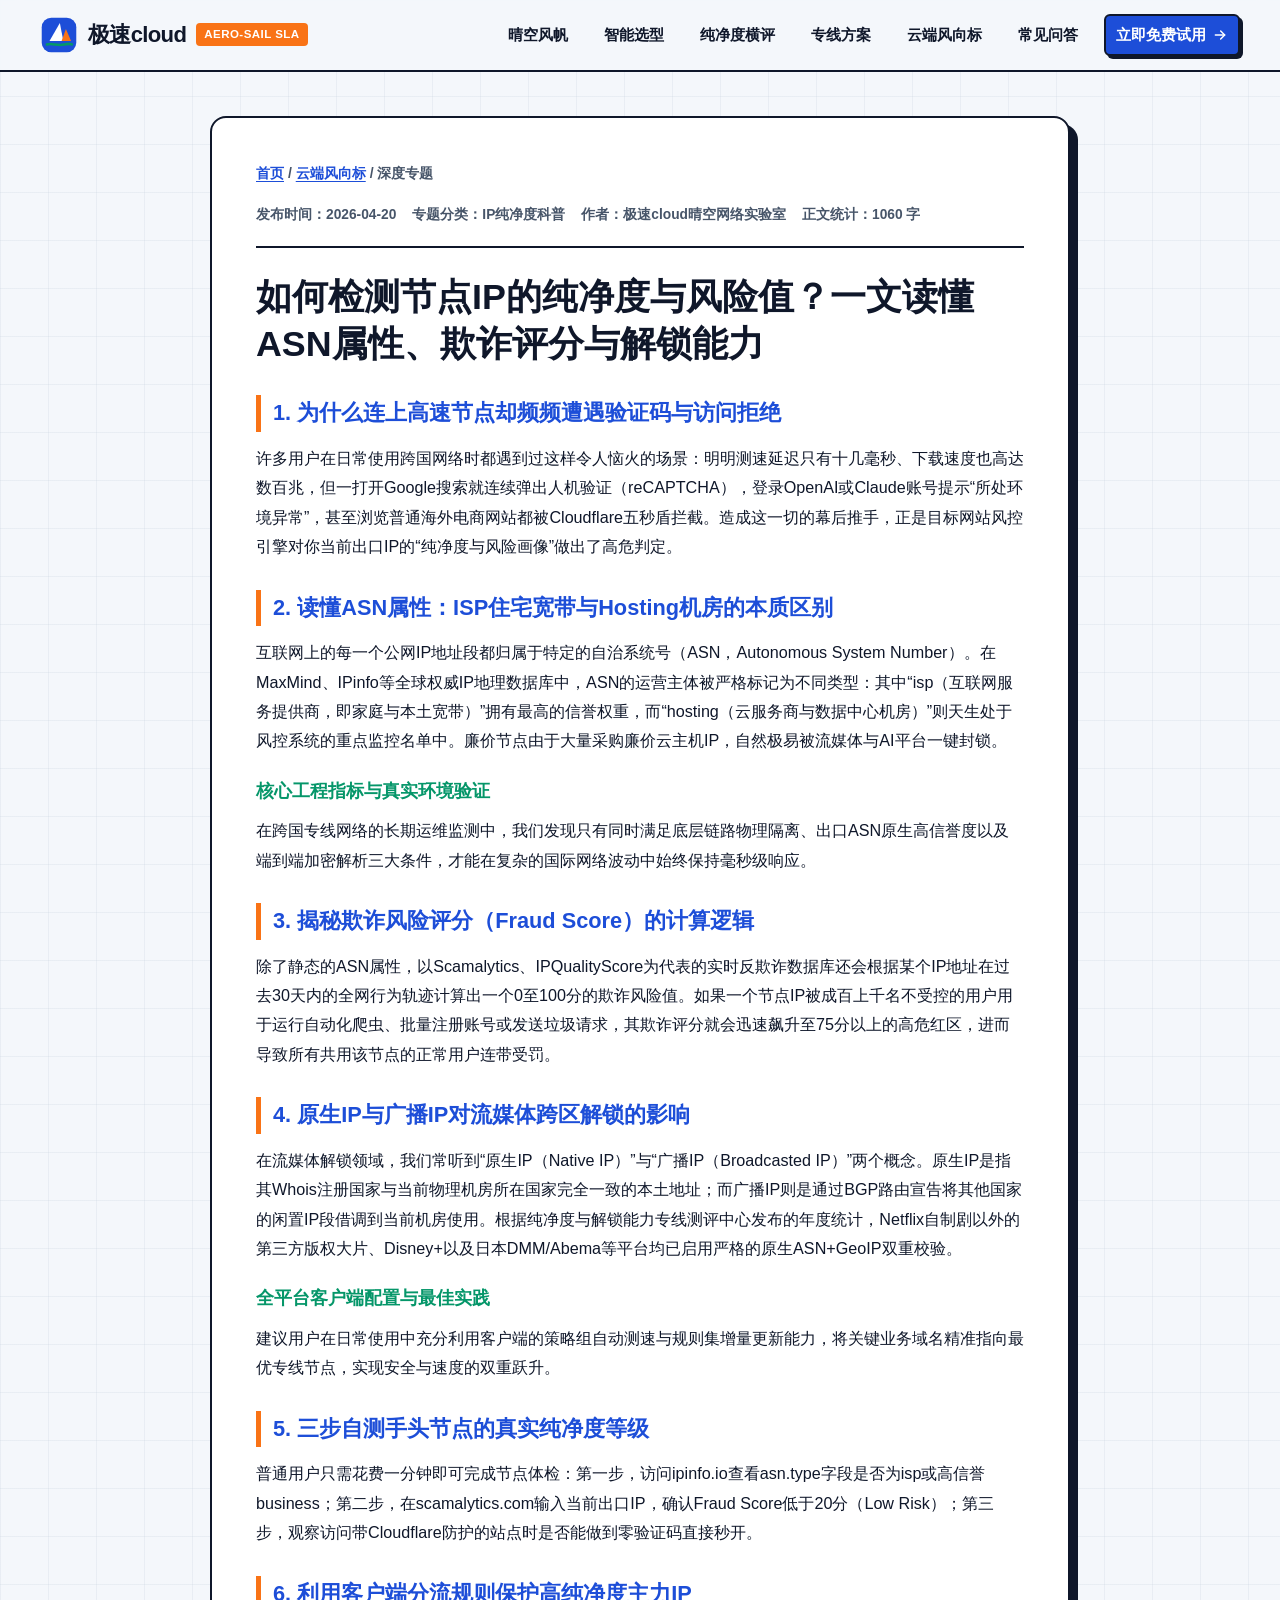
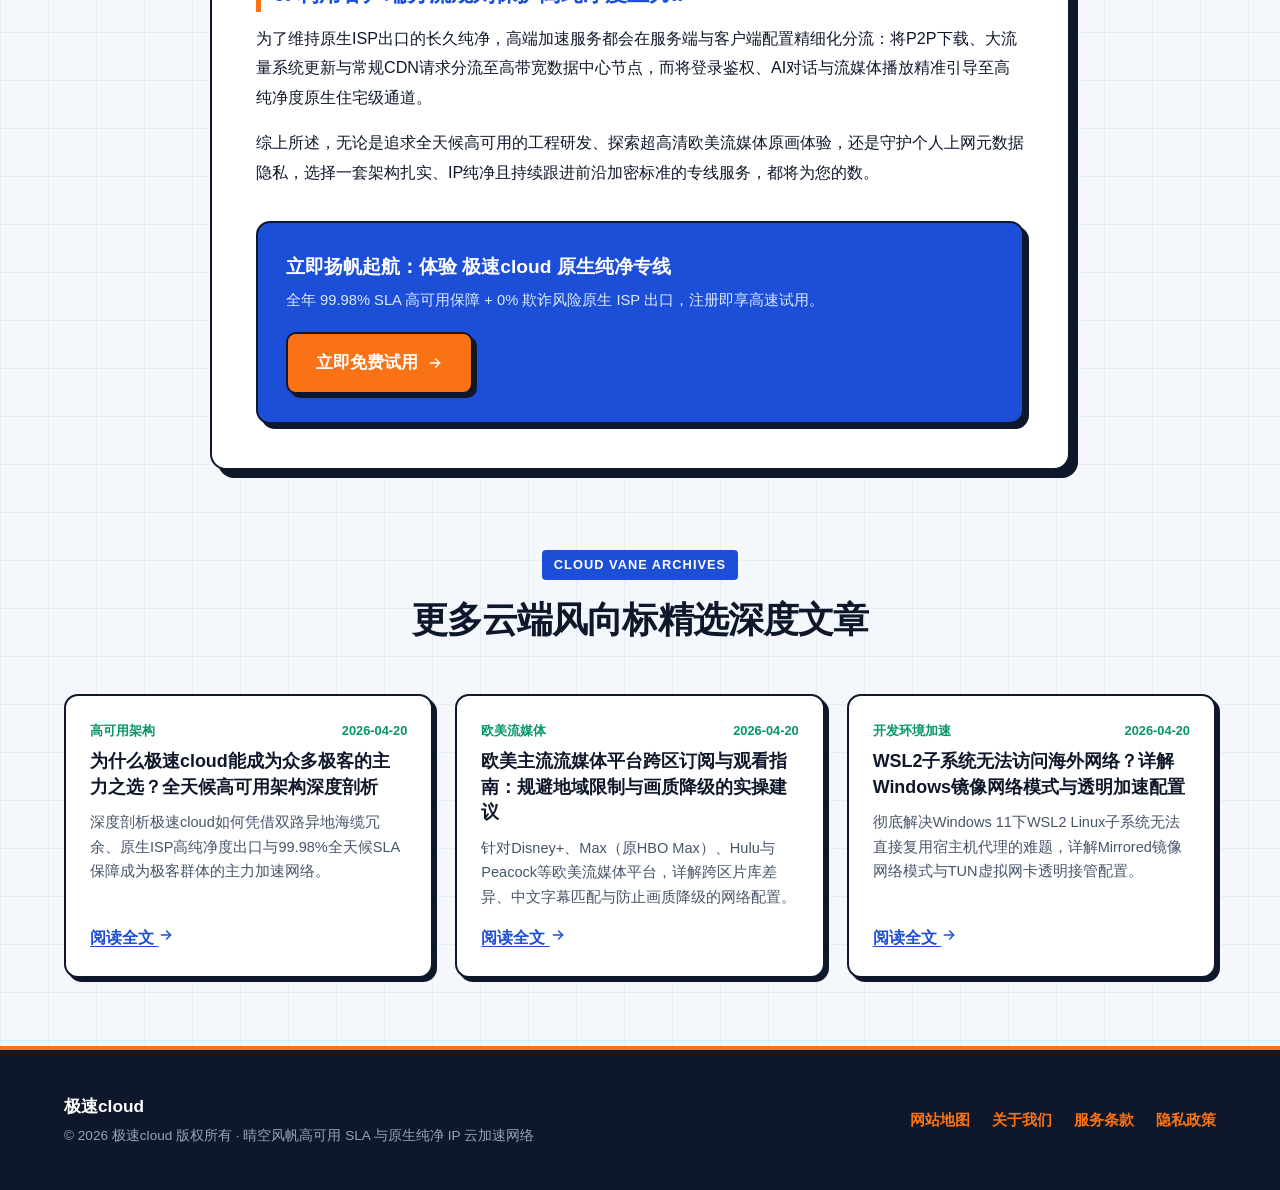
<file: residential-isp-asn-reputation-score-guide.html>
<!DOCTYPE html>
<html lang="zh-CN">
<head>
  <meta charset="UTF-8">
  <meta name="viewport" content="width=device-width, initial-scale=1.0">
  <title>如何检测节点IP的纯净度与风险值？一文读懂ASN属性、欺诈评分与解锁能力 - 极速cloud</title>
  <meta name="description" content="全面解读跨国节点IP的ASN自治系统属性、Whois注册类型、Scamalytics欺诈风险评分以及它们对AI工具与流媒体解锁的决定性影响。">
  <link rel="canonical" href="https://jscloud.sbs/residential-isp-asn-reputation-score-guide.html">
  <meta property="og:title" content="如何检测节点IP的纯净度与风险值？一文读懂ASN属性、欺诈评分与解锁能力 - 极速cloud">
  <meta property="og:description" content="全面解读跨国节点IP的ASN自治系统属性、Whois注册类型、Scamalytics欺诈风险评分以及它们对AI工具与流媒体解锁的决定性影响。">
  <meta property="og:url" content="https://jscloud.sbs/residential-isp-asn-reputation-score-guide.html">
  <meta property="og:type" content="article">
  <script type="application/ld+json">
{
  "@context": "https://schema.org",
  "@type": "Article",
  "headline": "如何检测节点IP的纯净度与风险值？一文读懂ASN属性、欺诈评分与解锁能力",
  "description": "全面解读跨国节点IP的ASN自治系统属性、Whois注册类型、Scamalytics欺诈风险评分以及它们对AI工具与流媒体解锁的决定性影响。",
  "datePublished": "2026-04-20",
  "dateModified": "2026-04-20",
  "author": { "@type": "Organization", "name": "极速cloud" },
  "publisher": { "@type": "Organization", "name": "极速cloud" },
  "mainEntityOfPage": { "@type": "WebPage", "@id": "https://jscloud.sbs/residential-isp-asn-reputation-score-guide.html" }
}
</script>
  <style>
:root {
  --bg-cloud: #F4F7FB;
  --bg-white: #FFFFFF;
  --ink: #0F172A;
  --ink-muted: #475569;
  --cobalt: #1D4ED8;
  --cobalt-dark: #1E3A8A;
  --tangerine: #F97316;
  --emerald: #059669;
  --grid-line: #CBD5E1;
  --shadow-swiss: 0 18px 40px -12px rgba(29, 78, 216, 0.14);
}
* { box-sizing: border-box; margin: 0; padding: 0; }
html { scroll-behavior: smooth; font-family: "Helvetica Neue", "PingFang SC", "Microsoft YaHei", -apple-system, sans-serif; background: var(--bg-cloud); color: var(--ink); line-height: 1.68; }
body { overflow-x: hidden; background-image: linear-gradient(to right, rgba(203, 213, 225, 0.28) 1px, transparent 1px), linear-gradient(to bottom, rgba(203, 213, 225, 0.28) 1px, transparent 1px); background-size: 48px 48px; }
a, a:visited { color: var(--cobalt); text-decoration: underline; text-underline-offset: 3px; font-weight: 700; transition: color 0.2s ease; }
a:hover { color: var(--tangerine); }
.container { max-width: 1200px; margin: 0 auto; padding: 0 24px; }

/* Header & Navigation */
.site-header { position: sticky; top: 0; z-index: 100; background: rgba(244, 247, 251, 0.95); backdrop-filter: blur(10px); border-bottom: 2px solid var(--ink); }
.nav-wrap { display: flex; align-items: center; justify-content: space-between; padding: 14px 0; gap: 16px; }
.brand-link, .brand-link:visited { display: inline-flex; align-items: center; gap: 10px; font-size: 1.38rem; font-weight: 900; color: var(--ink); text-decoration: none; letter-spacing: -0.03em; }
.brand-badge { font-size: 0.72rem; background: var(--tangerine); color: #FFFFFF; padding: 2px 8px; border-radius: 4px; font-weight: 900; letter-spacing: 0.04em; }
.main-nav { display: flex; align-items: center; flex-wrap: wrap; gap: 8px 16px; }
.main-nav a, .main-nav a:visited { color: var(--ink); text-decoration: none; font-size: 0.95rem; font-weight: 800; padding: 6px 10px; border-radius: 6px; transition: all 0.2s; }
.main-nav a:hover { color: var(--cobalt); background: rgba(29, 78, 216, 0.08); }
.nav-cta, .nav-cta:visited { background: var(--cobalt); color: #FFFFFF !important; text-decoration: none !important; padding: 9px 18px; border-radius: 8px; font-size: 0.92rem; font-weight: 800; border: 2px solid var(--ink); box-shadow: 3px 3px 0px var(--ink); display: inline-flex; align-items: center; gap: 6px; white-space: nowrap; }
.nav-cta:hover { background: var(--tangerine); transform: translate(-1px, -1px); box-shadow: 4px 4px 0px var(--ink); }

/* Buttons */
.btn-row { display: flex; flex-wrap: wrap; gap: 14px; align-items: center; margin-top: 26px; }
.btn-primary, .btn-primary:visited { display: inline-flex; align-items: center; gap: 9px; background: var(--tangerine); color: #FFFFFF !important; text-decoration: none !important; padding: 15px 28px; border-radius: 10px; font-size: 1.04rem; font-weight: 900; border: 2px solid var(--ink); box-shadow: 4px 4px 0px var(--ink); transition: transform 0.15s, box-shadow 0.15s; cursor: pointer; }
.btn-primary:hover { transform: translate(-2px, -2px); box-shadow: 6px 6px 0px var(--ink); background: #EA580C; }
.btn-secondary, .btn-secondary:visited { display: inline-flex; align-items: center; gap: 8px; background: var(--bg-white); color: var(--cobalt) !important; text-decoration: none !important; padding: 15px 25px; border-radius: 10px; font-size: 1.02rem; font-weight: 900; border: 2px solid var(--cobalt); box-shadow: 4px 4px 0px var(--cobalt); transition: transform 0.15s; }
.btn-secondary:hover { transform: translate(-2px, -2px); background: #EFF6FF; }

/* Hero Section */
.hero { padding: 56px 0 66px; position: relative; overflow: hidden; }
.hero-grid { display: grid; grid-template-columns: 1.05fr 0.95fr; gap: 40px; align-items: center; }
.swiss-tag { display: inline-flex; align-items: center; gap: 8px; background: var(--bg-white); color: var(--cobalt); border: 2px solid var(--ink); padding: 5px 14px; border-radius: 6px; font-size: 0.84rem; font-weight: 900; margin-bottom: 18px; box-shadow: 3px 3px 0px var(--tangerine); }
.hero h1 { font-size: clamp(2.1rem, 3.8vw, 3.2rem); line-height: 1.16; font-weight: 900; color: var(--ink); letter-spacing: -0.03em; margin-bottom: 18px; }
.hero h1 .hl { color: var(--cobalt); text-decoration: underline; text-decoration-color: var(--tangerine); text-decoration-thickness: 5px; text-underline-offset: 6px; }
.hero-lead { font-size: 1.08rem; color: var(--ink-muted); margin-bottom: 20px; max-width: 580px; font-weight: 500; }
.hero-metrics { display: grid; grid-template-columns: repeat(3, 1fr); gap: 14px; margin-top: 30px; }
.metric-box { background: var(--bg-white); padding: 14px 16px; border-radius: 10px; border: 2px solid var(--ink); box-shadow: 3px 3px 0px var(--cobalt); }
.metric-val { font-size: 1.42rem; font-weight: 900; color: var(--cobalt); }
.metric-lbl { font-size: 0.83rem; color: var(--ink-muted); font-weight: 700; }

/* Animated SVG Stage */
.sail-stage { background: linear-gradient(165deg, #1D4ED8 0%, #1E3A8A 62%, #0F172A 100%); border-radius: 18px; padding: 20px; border: 2px solid var(--ink); box-shadow: 8px 8px 0px var(--ink); position: relative; overflow: hidden; }
.sail-stage-header { display: flex; justify-content: space-between; align-items: center; color: #FFFFFF; font-size: 0.82rem; font-weight: 800; margin-bottom: 10px; padding: 0 4px; letter-spacing: 0.04em; }
.vane-pill { background: var(--emerald); color: #FFFFFF; padding: 3px 10px; border-radius: 4px; font-weight: 900; font-size: 0.76rem; }
@keyframes cloudDrift { 0%, 100% { transform: translateX(0px); } 50% { transform: translateX(14px); } }
@keyframes sailGlide { 0%, 100% { transform: translateY(0px) rotate(0deg); } 50% { transform: translateY(-8px) rotate(-2deg); } }
.cloud-layer { animation: cloudDrift 5s ease-in-out infinite; }
.aero-sail { animation: sailGlide 3.2s ease-in-out infinite; transform-origin: center; }

/* Sections */
.section { padding: 68px 0; }
.section-white { background: var(--bg-white); border-top: 2px solid var(--ink); border-bottom: 2px solid var(--ink); }
.sec-head { text-align: center; max-width: 760px; margin: 0 auto 44px; }
.sec-tag { display: inline-block; font-size: 0.8rem; font-weight: 900; text-transform: uppercase; letter-spacing: 0.08em; color: #FFFFFF; background: var(--cobalt); padding: 4px 12px; border-radius: 4px; margin-bottom: 10px; }
.sec-head h2 { font-size: clamp(1.7rem, 2.8vw, 2.35rem); font-weight: 900; margin-bottom: 12px; letter-spacing: -0.025em; color: var(--ink); }
.sec-head p { color: var(--ink-muted); font-size: 1.02rem; font-weight: 500; }

/* Swiss Editorial Grid */
.feat-grid { display: grid; grid-template-columns: repeat(3, 1fr); gap: 24px; }
.feat-card { background: var(--bg-white); border-radius: 14px; padding: 28px 24px; border: 2px solid var(--ink); box-shadow: 5px 5px 0px var(--cobalt); transition: transform 0.2s; }
.feat-card:hover { transform: translate(-3px, -3px); box-shadow: 8px 8px 0px var(--tangerine); }
.feat-icon { width: 48px; height: 48px; border-radius: 10px; background: #EFF6FF; color: var(--cobalt); border: 2px solid var(--cobalt); display: flex; align-items: center; justify-content: center; margin-bottom: 16px; }
.feat-card h3 { font-size: 1.2rem; font-weight: 900; margin-bottom: 10px; color: var(--ink); }
.feat-card p { color: var(--ink-muted); font-size: 0.95rem; }

/* Interactive ASN & SLA Calculator Widget */
.calc-panel { background: var(--bg-white); border-radius: 16px; padding: 32px; border: 2px solid var(--ink); box-shadow: 7px 7px 0px var(--ink); }
.calc-controls { display: grid; grid-template-columns: repeat(3, 1fr); gap: 18px; margin-bottom: 24px; }
.calc-group label { display: block; font-weight: 900; font-size: 0.9rem; margin-bottom: 8px; color: var(--ink); }
.calc-select { width: 100%; padding: 12px 14px; border-radius: 8px; border: 2px solid var(--ink); font-size: 0.96rem; font-weight: 700; background: var(--bg-cloud); color: var(--ink); cursor: pointer; }
.calc-result { background: var(--ink); color: #FFFFFF; border-radius: 12px; padding: 26px; display: grid; grid-template-columns: 1.15fr 0.85fr; gap: 24px; align-items: center; }
.calc-badges { display: grid; grid-template-columns: repeat(2, 1fr); gap: 12px; }
.calc-badge-box { background: rgba(255,255,255,0.08); padding: 13px; border-radius: 8px; border-left: 4px solid var(--emerald); }
.calc-badge-box span { display: block; font-size: 0.78rem; color: #CBD5E1; }
.calc-badge-box strong { font-size: 1.18rem; color: #FFFFFF; }

/* Comparison Table */
.table-wrap { overflow-x: auto; background: var(--bg-white); border-radius: 14px; border: 2px solid var(--ink); box-shadow: 6px 6px 0px var(--ink); }
.comp-table { width: 100%; border-collapse: collapse; min-width: 640px; }
.comp-table th, .comp-table td { padding: 16px 20px; text-align: left; border-bottom: 1.5px solid var(--grid-line); font-size: 0.95rem; }
.comp-table th { background: var(--ink); color: #FFFFFF; font-weight: 900; }
.comp-table th.hl-col { background: var(--cobalt); color: #FFFFFF; }
.comp-table td.hl-col { background: #EFF6FF; font-weight: 800; color: var(--ink); }

/* Pricing Grid */
.price-grid { display: grid; grid-template-columns: repeat(3, 1fr); gap: 24px; align-items: stretch; }
.price-card { background: var(--bg-white); color: var(--ink); border-radius: 16px; padding: 32px 26px; border: 2px solid var(--ink); box-shadow: 5px 5px 0px var(--ink); display: flex; flex-direction: column; justify-content: space-between; position: relative; }
.price-card.pop { border-color: var(--cobalt); box-shadow: 8px 8px 0px var(--tangerine); transform: translateY(-6px); }
.pop-badge { position: absolute; top: -14px; right: 20px; background: var(--tangerine); color: #FFFFFF; border: 2px solid var(--ink); font-size: 0.78rem; font-weight: 900; padding: 3px 12px; border-radius: 6px; }
.price-num { font-size: 2.3rem; font-weight: 900; color: var(--cobalt); margin: 14px 0; }
.price-num small { font-size: 0.92rem; color: var(--ink-muted); font-weight: 700; }
.price-list { list-style: none; margin: 18px 0 26px; display: flex; flex-direction: column; gap: 11px; }
.price-list li { display: flex; align-items: center; gap: 8px; font-size: 0.94rem; font-weight: 600; }
.price-list li svg { color: var(--emerald); flex-shrink: 0; }

/* Articles Preview & Hub */
.art-grid { display: grid; grid-template-columns: repeat(3, 1fr); gap: 22px; }
.art-card { background: var(--bg-white); border-radius: 14px; padding: 24px; border: 2px solid var(--ink); box-shadow: 4px 4px 0px var(--ink); display: flex; flex-direction: column; justify-content: space-between; transition: transform 0.2s; }
.art-card:hover { transform: translate(-3px, -3px); box-shadow: 7px 7px 0px var(--cobalt); }
.art-meta { font-size: 0.8rem; font-weight: 800; color: var(--emerald); margin-bottom: 8px; display: flex; justify-content: space-between; }
.art-card h3 { font-size: 1.12rem; font-weight: 900; margin-bottom: 10px; line-height: 1.42; }
.art-card h3 a, .art-card h3 a:visited { color: var(--ink); text-decoration: none; }
.art-card h3 a:hover { color: var(--cobalt); }
.art-card p { font-size: 0.91rem; color: var(--ink-muted); margin-bottom: 16px; }

/* FAQ Accordion */
.faq-list { max-width: 860px; margin: 0 auto; display: flex; flex-direction: column; gap: 14px; }
.faq-item { background: var(--bg-white); border: 2px solid var(--ink); border-radius: 12px; padding: 18px 22px; box-shadow: 4px 4px 0px var(--grid-line); }
.faq-item summary { font-weight: 900; font-size: 1.04rem; cursor: pointer; list-style: none; display: flex; justify-content: space-between; align-items: center; color: var(--ink); }
.faq-item summary::after { content: "+"; font-size: 1.35rem; color: var(--cobalt); font-weight: 900; }
.faq-item[open] summary::after { content: "−"; }
.faq-item p { margin-top: 12px; color: var(--ink-muted); font-size: 0.95rem; border-top: 1.5px solid var(--grid-line); padding-top: 12px; }

/* Article Detail Layout */
.article-shell { max-width: 860px; margin: 44px auto 70px; background: var(--bg-white); border-radius: 16px; padding: 44px; border: 2px solid var(--ink); box-shadow: 8px 8px 0px var(--ink); }
.breadcrumb { font-size: 0.88rem; color: var(--ink-muted); margin-bottom: 18px; font-weight: 600; }
.article-wrap h1 { font-size: clamp(1.65rem, 2.8vw, 2.25rem); font-weight: 900; line-height: 1.3; margin-bottom: 18px; color: var(--ink); }
.art-byline { display: flex; flex-wrap: wrap; gap: 16px; font-size: 0.86rem; color: var(--ink-muted); padding-bottom: 20px; margin-bottom: 26px; border-bottom: 2px solid var(--ink); font-weight: 600; }
.art-content h2 { font-size: 1.36rem; font-weight: 900; color: var(--cobalt); margin: 28px 0 12px; padding-left: 12px; border-left: 5px solid var(--tangerine); }
.art-content h3 { font-size: 1.14rem; font-weight: 900; color: var(--emerald); margin: 20px 0 10px; }
.art-content p { margin-bottom: 16px; font-size: 1.01rem; color: var(--ink); line-height: 1.82; }
.cta-banner { background: var(--cobalt); color: #fff; border-radius: 14px; padding: 28px; margin: 34px 0 0; border: 2px solid var(--ink); box-shadow: 5px 5px 0px var(--ink); display: flex; flex-wrap: wrap; justify-content: space-between; align-items: center; gap: 18px; }

/* Footer */
.site-footer { background: var(--ink); color: #CBD5E1; padding: 42px 0; border-top: 4px solid var(--tangerine); }
.footer-inner { display: flex; flex-wrap: wrap; justify-content: space-between; align-items: center; gap: 20px; }
.footer-links { display: flex; flex-wrap: wrap; gap: 22px; }
.footer-links a, .footer-links a:visited { color: #F97316; text-decoration: none; font-weight: 800; font-size: 0.95rem; }
.footer-links a:hover { color: #38BDF8; text-decoration: underline; }

/* Responsive - Rule 7: Mobile navigation MUST remain visible */
@media (max-width: 920px) {
  .hero-grid, .feat-grid, .price-grid, .art-grid, .calc-controls, .calc-result { grid-template-columns: 1fr; }
  .price-card.pop { transform: none; }
}
@media (max-width: 768px) {
  .nav-wrap { flex-direction: column; align-items: flex-start; gap: 10px; }
  .main-nav { width: 100%; display: flex !important; flex-wrap: wrap; gap: 6px 10px; padding-top: 6px; border-top: 1.5px solid var(--grid-line); }
  .main-nav a { font-size: 0.88rem; padding: 5px 8px; }
  .hero { padding: 34px 0 46px; }
  .hero-metrics { grid-template-columns: 1fr; }
  .article-shell { padding: 24px 18px; margin: 22px auto 46px; }
}
</style>
  <link rel="stylesheet" href="style.css">
</head>
<body>
  <header class="site-header">
  <div class="container nav-wrap">
    <a href="index.html" class="brand-link" aria-label="极速cloud首页">
      <svg class="brand-logo" viewBox="0 0 44 44" width="38" height="38" fill="none" xmlns="http://www.w3.org/2000/svg" aria-hidden="true">
  <rect x="2" y="2" width="40" height="40" rx="11" fill="#1D4ED8"/>
  <path d="M11 29L23 8L27 29H11Z" fill="#FFFFFF"/>
  <path d="M25 29L30 15L36 29H25Z" fill="#F97316"/>
  <path d="M8 33C14 31 20 35 28 33C32 32 35 32 37 33" stroke="#059669" stroke-width="3" stroke-linecap="round"/>
</svg>
      <span>极速cloud</span>
      <span class="brand-badge">AERO-SAIL SLA</span>
    </a>
    <nav class="main-nav" aria-label="主导航">
      <a href="index.html#features">晴空风帆</a>
      <a href="index.html#calculator">智能选型</a>
      <a href="index.html#comparison">纯净度横评</a>
      <a href="index.html#pricing">专线方案</a>
      <a href="cloud-vane.html">云端风向标</a>
      <a href="index.html#faq">常见问答</a>
      <a href="https://ww012.twilightaff.com/#/?code=A56DH1Af" rel="nofollow" target="_blank" class="nav-cta">立即免费试用 <svg class="ico" viewBox="0 0 24 24" width="16" height="16" fill="none" stroke="currentColor" stroke-width="2.2" stroke-linecap="round" stroke-linejoin="round"><line x1="5" y1="12" x2="19" y2="12"/><polyline points="13 6 19 12 13 18"/></svg></a>
    </nav>
  </div>
</header>
  <main class="container">
    <div class="article-shell">
      <div class="breadcrumb">
        <a href="index.html">首页</a> / <a href="cloud-vane.html">云端风向标</a> / <span>深度专题</span>
      </div>
      <div class="art-byline">
        <span>发布时间：2026-04-20</span>
        <span>专题分类：IP纯净度科普</span>
        <span>作者：极速cloud晴空网络实验室</span>
        <span>正文统计：1060 字</span>
      </div>
      <article class="article-wrap">
        <h1>如何检测节点IP的纯净度与风险值？一文读懂ASN属性、欺诈评分与解锁能力</h1>
        <div class="art-content">
          <h2>1. 为什么连上高速节点却频频遭遇验证码与访问拒绝</h2>
<p>许多用户在日常使用跨国网络时都遇到过这样令人恼火的场景：明明测速延迟只有十几毫秒、下载速度也高达数百兆，但一打开Google搜索就连续弹出人机验证（reCAPTCHA），登录OpenAI或Claude账号提示“所处环境异常”，甚至浏览普通海外电商网站都被Cloudflare五秒盾拦截。造成这一切的幕后推手，正是目标网站风控引擎对你当前出口IP的“纯净度与风险画像”做出了高危判定。</p>
<h2>2. 读懂ASN属性：ISP住宅宽带与Hosting机房的本质区别</h2>
<p>互联网上的每一个公网IP地址段都归属于特定的自治系统号（ASN，Autonomous System Number）。在MaxMind、IPinfo等全球权威IP地理数据库中，ASN的运营主体被严格标记为不同类型：其中“isp（互联网服务提供商，即家庭与本土宽带）”拥有最高的信誉权重，而“hosting（云服务商与数据中心机房）”则天生处于风控系统的重点监控名单中。廉价节点由于大量采购廉价云主机IP，自然极易被流媒体与AI平台一键封锁。</p>
<h3>核心工程指标与真实环境验证</h3>
<p>在跨国专线网络的长期运维监测中，我们发现只有同时满足底层链路物理隔离、出口ASN原生高信誉度以及端到端加密解析三大条件，才能在复杂的国际网络波动中始终保持毫秒级响应。</p>
<h2>3. 揭秘欺诈风险评分（Fraud Score）的计算逻辑</h2>
<p>除了静态的ASN属性，以Scamalytics、IPQualityScore为代表的实时反欺诈数据库还会根据某个IP地址在过去30天内的全网行为轨迹计算出一个0至100分的欺诈风险值。如果一个节点IP被成百上千名不受控的用户用于运行自动化爬虫、批量注册账号或发送垃圾请求，其欺诈评分就会迅速飙升至75分以上的高危红区，进而导致所有共用该节点的正常用户连带受罚。</p>
<h2>4. 原生IP与广播IP对流媒体跨区解锁的影响</h2>
<p>在流媒体解锁领域，我们常听到“原生IP（Native IP）”与“广播IP（Broadcasted IP）”两个概念。原生IP是指其Whois注册国家与当前物理机房所在国家完全一致的本土地址；而广播IP则是通过BGP路由宣告将其他国家的闲置IP段借调到当前机房使用。根据纯净度与解锁能力专线测评中心发布的年度统计，Netflix自制剧以外的第三方版权大片、Disney+以及日本DMM/Abema等平台均已启用严格的原生ASN+GeoIP双重校验。</p>
<h3>全平台客户端配置与最佳实践</h3>
<p>建议用户在日常使用中充分利用客户端的策略组自动测速与规则集增量更新能力，将关键业务域名精准指向最优专线节点，实现安全与速度的双重跃升。</p>
<h2>5. 三步自测手头节点的真实纯净度等级</h2>
<p>普通用户只需花费一分钟即可完成节点体检：第一步，访问ipinfo.io查看asn.type字段是否为isp或高信誉business；第二步，在scamalytics.com输入当前出口IP，确认Fraud Score低于20分（Low Risk）；第三步，观察访问带Cloudflare防护的站点时是否能做到零验证码直接秒开。</p>
<h2>6. 利用客户端分流规则保护高纯净度主力IP</h2>
<p>为了维持原生ISP出口的长久纯净，高端加速服务都会在服务端与客户端配置精细化分流：将P2P下载、大流量系统更新与常规CDN请求分流至高带宽数据中心节点，而将登录鉴权、AI对话与流媒体播放精准引导至高纯净度原生住宅级通道。</p>
<p>综上所述，无论是追求全天候高可用的工程研发、探索超高清欧美流媒体原画体验，还是守护个人上网元数据隐私，选择一套架构扎实、IP纯净且持续跟进前沿加密标准的专线服务，都将为您的数。</p>
        </div>
      </article>
      <div class="cta-banner">
        <div>
          <strong style="font-size:1.2rem;display:block;margin-bottom:4px;">立即扬帆起航：体验 极速cloud 原生纯净专线</strong>
          <span style="color:#DBEAFE;font-size:0.92rem;">全年 99.98% SLA 高可用保障 + 0% 欺诈风险原生 ISP 出口，注册即享高速试用。</span>
        </div>
        <div style="display:flex;gap:12px;flex-wrap:wrap;">
          <a href="https://ww012.twilightaff.com/#/?code=A56DH1Af" rel="nofollow" target="_blank" class="btn-primary">立即免费试用 <svg class="ico" viewBox="0 0 24 24" width="16" height="16" fill="none" stroke="currentColor" stroke-width="2.2" stroke-linecap="round" stroke-linejoin="round"><line x1="5" y1="12" x2="19" y2="12"/><polyline points="13 6 19 12 13 18"/></svg></a>
          
        </div>
      </div>
    </div>

    <section class="section" style="padding-top:10px;">
      <div class="sec-head">
        <span class="sec-tag">CLOUD VANE ARCHIVES</span>
        <h2>更多云端风向标精选深度文章</h2>
      </div>
      <div class="art-grid">
        <div class="art-card">
      <div>
        <div class="art-meta"><span>高可用架构</span><span>2026-04-20</span></div>
        <h3><a href="jscloud-long-term-sla-reliability-report.html">为什么极速cloud能成为众多极客的主力之选？全天候高可用架构深度剖析</a></h3>
        <p>深度剖析极速cloud如何凭借双路异地海缆冗余、原生ISP高纯净度出口与99.98%全天候SLA保障成为极客群体的主力加速网络。</p>
      </div>
      <a href="jscloud-long-term-sla-reliability-report.html">阅读全文 <svg class="ico" viewBox="0 0 24 24" width="16" height="16" fill="none" stroke="currentColor" stroke-width="2.2" stroke-linecap="round" stroke-linejoin="round"><line x1="5" y1="12" x2="19" y2="12"/><polyline points="13 6 19 12 13 18"/></svg></a>
    </div>
<div class="art-card">
      <div>
        <div class="art-meta"><span>欧美流媒体</span><span>2026-04-20</span></div>
        <h3><a href="disney-plus-hbo-max-hulu-region-switching.html">欧美主流流媒体平台跨区订阅与观看指南：规避地域限制与画质降级的实操建议</a></h3>
        <p>针对Disney+、Max（原HBO Max）、Hulu与Peacock等欧美流媒体平台，详解跨区片库差异、中文字幕匹配与防止画质降级的网络配置。</p>
      </div>
      <a href="disney-plus-hbo-max-hulu-region-switching.html">阅读全文 <svg class="ico" viewBox="0 0 24 24" width="16" height="16" fill="none" stroke="currentColor" stroke-width="2.2" stroke-linecap="round" stroke-linejoin="round"><line x1="5" y1="12" x2="19" y2="12"/><polyline points="13 6 19 12 13 18"/></svg></a>
    </div>
<div class="art-card">
      <div>
        <div class="art-meta"><span>开发环境加速</span><span>2026-04-20</span></div>
        <h3><a href="windows-wsl2-network-mirrored-mode-proxy.html">WSL2子系统无法访问海外网络？详解Windows镜像网络模式与透明加速配置</a></h3>
        <p>彻底解决Windows 11下WSL2 Linux子系统无法直接复用宿主机代理的难题，详解Mirrored镜像网络模式与TUN虚拟网卡透明接管配置。</p>
      </div>
      <a href="windows-wsl2-network-mirrored-mode-proxy.html">阅读全文 <svg class="ico" viewBox="0 0 24 24" width="16" height="16" fill="none" stroke="currentColor" stroke-width="2.2" stroke-linecap="round" stroke-linejoin="round"><line x1="5" y1="12" x2="19" y2="12"/><polyline points="13 6 19 12 13 18"/></svg></a>
    </div>
      </div>
    </section>
  </main>
  <footer class="site-footer">
  <div class="container footer-inner">
    <div>
      <strong style="color:#FFFFFF;font-size:1.08rem;">极速cloud</strong>
      <p style="font-size:0.85rem;color:#94A3B8;margin-top:4px;">© 2026 极速cloud 版权所有 · 晴空风帆高可用 SLA 与原生纯净 IP 云加速网络</p>
    </div>
    <div class="footer-links">
      <a href="sitemap.html">网站地图</a>
      <a href="about.html">关于我们</a>
      <a href="terms.html">服务条款</a>
      <a href="privacy.html">隐私政策</a>
    </div>
  </div>
</footer>
</body>
</html>
</file>
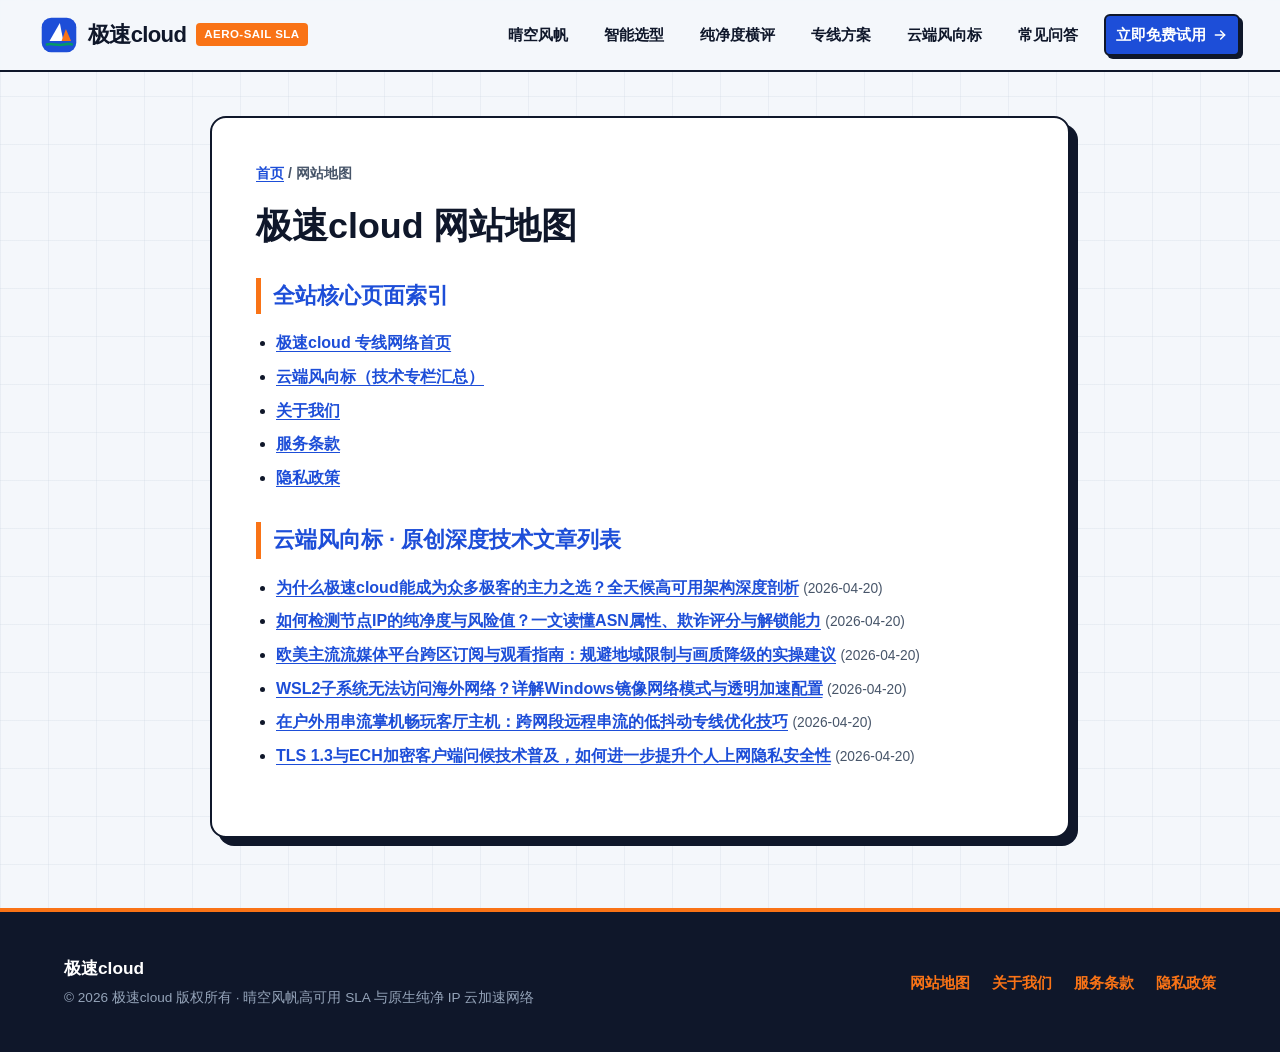
<file: sitemap.html>
<!DOCTYPE html>
<html lang="zh-CN">
<head>
  <meta charset="UTF-8">
  <meta name="viewport" content="width=device-width, initial-scale=1.0">
  <title>网站地图 - 极速cloud</title>
  <meta name="description" content="极速cloud网站地图页面，了解我们的晴空风帆高可用SLA专线架构、服务准则与ECH零日志隐私保护标准。">
  <link rel="canonical" href="https://jscloud.sbs/sitemap.html">
  <meta property="og:title" content="网站地图 - 极速cloud">
  <meta property="og:description" content="极速cloud网站地图页面，了解我们的晴空风帆高可用SLA专线架构、服务准则与ECH零日志隐私保护标准。">
  <meta property="og:url" content="https://jscloud.sbs/sitemap.html">
  <meta property="og:type" content="website">
  <style>
:root {
  --bg-cloud: #F4F7FB;
  --bg-white: #FFFFFF;
  --ink: #0F172A;
  --ink-muted: #475569;
  --cobalt: #1D4ED8;
  --cobalt-dark: #1E3A8A;
  --tangerine: #F97316;
  --emerald: #059669;
  --grid-line: #CBD5E1;
  --shadow-swiss: 0 18px 40px -12px rgba(29, 78, 216, 0.14);
}
* { box-sizing: border-box; margin: 0; padding: 0; }
html { scroll-behavior: smooth; font-family: "Helvetica Neue", "PingFang SC", "Microsoft YaHei", -apple-system, sans-serif; background: var(--bg-cloud); color: var(--ink); line-height: 1.68; }
body { overflow-x: hidden; background-image: linear-gradient(to right, rgba(203, 213, 225, 0.28) 1px, transparent 1px), linear-gradient(to bottom, rgba(203, 213, 225, 0.28) 1px, transparent 1px); background-size: 48px 48px; }
a, a:visited { color: var(--cobalt); text-decoration: underline; text-underline-offset: 3px; font-weight: 700; transition: color 0.2s ease; }
a:hover { color: var(--tangerine); }
.container { max-width: 1200px; margin: 0 auto; padding: 0 24px; }

/* Header & Navigation */
.site-header { position: sticky; top: 0; z-index: 100; background: rgba(244, 247, 251, 0.95); backdrop-filter: blur(10px); border-bottom: 2px solid var(--ink); }
.nav-wrap { display: flex; align-items: center; justify-content: space-between; padding: 14px 0; gap: 16px; }
.brand-link, .brand-link:visited { display: inline-flex; align-items: center; gap: 10px; font-size: 1.38rem; font-weight: 900; color: var(--ink); text-decoration: none; letter-spacing: -0.03em; }
.brand-badge { font-size: 0.72rem; background: var(--tangerine); color: #FFFFFF; padding: 2px 8px; border-radius: 4px; font-weight: 900; letter-spacing: 0.04em; }
.main-nav { display: flex; align-items: center; flex-wrap: wrap; gap: 8px 16px; }
.main-nav a, .main-nav a:visited { color: var(--ink); text-decoration: none; font-size: 0.95rem; font-weight: 800; padding: 6px 10px; border-radius: 6px; transition: all 0.2s; }
.main-nav a:hover { color: var(--cobalt); background: rgba(29, 78, 216, 0.08); }
.nav-cta, .nav-cta:visited { background: var(--cobalt); color: #FFFFFF !important; text-decoration: none !important; padding: 9px 18px; border-radius: 8px; font-size: 0.92rem; font-weight: 800; border: 2px solid var(--ink); box-shadow: 3px 3px 0px var(--ink); display: inline-flex; align-items: center; gap: 6px; white-space: nowrap; }
.nav-cta:hover { background: var(--tangerine); transform: translate(-1px, -1px); box-shadow: 4px 4px 0px var(--ink); }

/* Buttons */
.btn-row { display: flex; flex-wrap: wrap; gap: 14px; align-items: center; margin-top: 26px; }
.btn-primary, .btn-primary:visited { display: inline-flex; align-items: center; gap: 9px; background: var(--tangerine); color: #FFFFFF !important; text-decoration: none !important; padding: 15px 28px; border-radius: 10px; font-size: 1.04rem; font-weight: 900; border: 2px solid var(--ink); box-shadow: 4px 4px 0px var(--ink); transition: transform 0.15s, box-shadow 0.15s; cursor: pointer; }
.btn-primary:hover { transform: translate(-2px, -2px); box-shadow: 6px 6px 0px var(--ink); background: #EA580C; }
.btn-secondary, .btn-secondary:visited { display: inline-flex; align-items: center; gap: 8px; background: var(--bg-white); color: var(--cobalt) !important; text-decoration: none !important; padding: 15px 25px; border-radius: 10px; font-size: 1.02rem; font-weight: 900; border: 2px solid var(--cobalt); box-shadow: 4px 4px 0px var(--cobalt); transition: transform 0.15s; }
.btn-secondary:hover { transform: translate(-2px, -2px); background: #EFF6FF; }

/* Hero Section */
.hero { padding: 56px 0 66px; position: relative; overflow: hidden; }
.hero-grid { display: grid; grid-template-columns: 1.05fr 0.95fr; gap: 40px; align-items: center; }
.swiss-tag { display: inline-flex; align-items: center; gap: 8px; background: var(--bg-white); color: var(--cobalt); border: 2px solid var(--ink); padding: 5px 14px; border-radius: 6px; font-size: 0.84rem; font-weight: 900; margin-bottom: 18px; box-shadow: 3px 3px 0px var(--tangerine); }
.hero h1 { font-size: clamp(2.1rem, 3.8vw, 3.2rem); line-height: 1.16; font-weight: 900; color: var(--ink); letter-spacing: -0.03em; margin-bottom: 18px; }
.hero h1 .hl { color: var(--cobalt); text-decoration: underline; text-decoration-color: var(--tangerine); text-decoration-thickness: 5px; text-underline-offset: 6px; }
.hero-lead { font-size: 1.08rem; color: var(--ink-muted); margin-bottom: 20px; max-width: 580px; font-weight: 500; }
.hero-metrics { display: grid; grid-template-columns: repeat(3, 1fr); gap: 14px; margin-top: 30px; }
.metric-box { background: var(--bg-white); padding: 14px 16px; border-radius: 10px; border: 2px solid var(--ink); box-shadow: 3px 3px 0px var(--cobalt); }
.metric-val { font-size: 1.42rem; font-weight: 900; color: var(--cobalt); }
.metric-lbl { font-size: 0.83rem; color: var(--ink-muted); font-weight: 700; }

/* Animated SVG Stage */
.sail-stage { background: linear-gradient(165deg, #1D4ED8 0%, #1E3A8A 62%, #0F172A 100%); border-radius: 18px; padding: 20px; border: 2px solid var(--ink); box-shadow: 8px 8px 0px var(--ink); position: relative; overflow: hidden; }
.sail-stage-header { display: flex; justify-content: space-between; align-items: center; color: #FFFFFF; font-size: 0.82rem; font-weight: 800; margin-bottom: 10px; padding: 0 4px; letter-spacing: 0.04em; }
.vane-pill { background: var(--emerald); color: #FFFFFF; padding: 3px 10px; border-radius: 4px; font-weight: 900; font-size: 0.76rem; }
@keyframes cloudDrift { 0%, 100% { transform: translateX(0px); } 50% { transform: translateX(14px); } }
@keyframes sailGlide { 0%, 100% { transform: translateY(0px) rotate(0deg); } 50% { transform: translateY(-8px) rotate(-2deg); } }
.cloud-layer { animation: cloudDrift 5s ease-in-out infinite; }
.aero-sail { animation: sailGlide 3.2s ease-in-out infinite; transform-origin: center; }

/* Sections */
.section { padding: 68px 0; }
.section-white { background: var(--bg-white); border-top: 2px solid var(--ink); border-bottom: 2px solid var(--ink); }
.sec-head { text-align: center; max-width: 760px; margin: 0 auto 44px; }
.sec-tag { display: inline-block; font-size: 0.8rem; font-weight: 900; text-transform: uppercase; letter-spacing: 0.08em; color: #FFFFFF; background: var(--cobalt); padding: 4px 12px; border-radius: 4px; margin-bottom: 10px; }
.sec-head h2 { font-size: clamp(1.7rem, 2.8vw, 2.35rem); font-weight: 900; margin-bottom: 12px; letter-spacing: -0.025em; color: var(--ink); }
.sec-head p { color: var(--ink-muted); font-size: 1.02rem; font-weight: 500; }

/* Swiss Editorial Grid */
.feat-grid { display: grid; grid-template-columns: repeat(3, 1fr); gap: 24px; }
.feat-card { background: var(--bg-white); border-radius: 14px; padding: 28px 24px; border: 2px solid var(--ink); box-shadow: 5px 5px 0px var(--cobalt); transition: transform 0.2s; }
.feat-card:hover { transform: translate(-3px, -3px); box-shadow: 8px 8px 0px var(--tangerine); }
.feat-icon { width: 48px; height: 48px; border-radius: 10px; background: #EFF6FF; color: var(--cobalt); border: 2px solid var(--cobalt); display: flex; align-items: center; justify-content: center; margin-bottom: 16px; }
.feat-card h3 { font-size: 1.2rem; font-weight: 900; margin-bottom: 10px; color: var(--ink); }
.feat-card p { color: var(--ink-muted); font-size: 0.95rem; }

/* Interactive ASN & SLA Calculator Widget */
.calc-panel { background: var(--bg-white); border-radius: 16px; padding: 32px; border: 2px solid var(--ink); box-shadow: 7px 7px 0px var(--ink); }
.calc-controls { display: grid; grid-template-columns: repeat(3, 1fr); gap: 18px; margin-bottom: 24px; }
.calc-group label { display: block; font-weight: 900; font-size: 0.9rem; margin-bottom: 8px; color: var(--ink); }
.calc-select { width: 100%; padding: 12px 14px; border-radius: 8px; border: 2px solid var(--ink); font-size: 0.96rem; font-weight: 700; background: var(--bg-cloud); color: var(--ink); cursor: pointer; }
.calc-result { background: var(--ink); color: #FFFFFF; border-radius: 12px; padding: 26px; display: grid; grid-template-columns: 1.15fr 0.85fr; gap: 24px; align-items: center; }
.calc-badges { display: grid; grid-template-columns: repeat(2, 1fr); gap: 12px; }
.calc-badge-box { background: rgba(255,255,255,0.08); padding: 13px; border-radius: 8px; border-left: 4px solid var(--emerald); }
.calc-badge-box span { display: block; font-size: 0.78rem; color: #CBD5E1; }
.calc-badge-box strong { font-size: 1.18rem; color: #FFFFFF; }

/* Comparison Table */
.table-wrap { overflow-x: auto; background: var(--bg-white); border-radius: 14px; border: 2px solid var(--ink); box-shadow: 6px 6px 0px var(--ink); }
.comp-table { width: 100%; border-collapse: collapse; min-width: 640px; }
.comp-table th, .comp-table td { padding: 16px 20px; text-align: left; border-bottom: 1.5px solid var(--grid-line); font-size: 0.95rem; }
.comp-table th { background: var(--ink); color: #FFFFFF; font-weight: 900; }
.comp-table th.hl-col { background: var(--cobalt); color: #FFFFFF; }
.comp-table td.hl-col { background: #EFF6FF; font-weight: 800; color: var(--ink); }

/* Pricing Grid */
.price-grid { display: grid; grid-template-columns: repeat(3, 1fr); gap: 24px; align-items: stretch; }
.price-card { background: var(--bg-white); color: var(--ink); border-radius: 16px; padding: 32px 26px; border: 2px solid var(--ink); box-shadow: 5px 5px 0px var(--ink); display: flex; flex-direction: column; justify-content: space-between; position: relative; }
.price-card.pop { border-color: var(--cobalt); box-shadow: 8px 8px 0px var(--tangerine); transform: translateY(-6px); }
.pop-badge { position: absolute; top: -14px; right: 20px; background: var(--tangerine); color: #FFFFFF; border: 2px solid var(--ink); font-size: 0.78rem; font-weight: 900; padding: 3px 12px; border-radius: 6px; }
.price-num { font-size: 2.3rem; font-weight: 900; color: var(--cobalt); margin: 14px 0; }
.price-num small { font-size: 0.92rem; color: var(--ink-muted); font-weight: 700; }
.price-list { list-style: none; margin: 18px 0 26px; display: flex; flex-direction: column; gap: 11px; }
.price-list li { display: flex; align-items: center; gap: 8px; font-size: 0.94rem; font-weight: 600; }
.price-list li svg { color: var(--emerald); flex-shrink: 0; }

/* Articles Preview & Hub */
.art-grid { display: grid; grid-template-columns: repeat(3, 1fr); gap: 22px; }
.art-card { background: var(--bg-white); border-radius: 14px; padding: 24px; border: 2px solid var(--ink); box-shadow: 4px 4px 0px var(--ink); display: flex; flex-direction: column; justify-content: space-between; transition: transform 0.2s; }
.art-card:hover { transform: translate(-3px, -3px); box-shadow: 7px 7px 0px var(--cobalt); }
.art-meta { font-size: 0.8rem; font-weight: 800; color: var(--emerald); margin-bottom: 8px; display: flex; justify-content: space-between; }
.art-card h3 { font-size: 1.12rem; font-weight: 900; margin-bottom: 10px; line-height: 1.42; }
.art-card h3 a, .art-card h3 a:visited { color: var(--ink); text-decoration: none; }
.art-card h3 a:hover { color: var(--cobalt); }
.art-card p { font-size: 0.91rem; color: var(--ink-muted); margin-bottom: 16px; }

/* FAQ Accordion */
.faq-list { max-width: 860px; margin: 0 auto; display: flex; flex-direction: column; gap: 14px; }
.faq-item { background: var(--bg-white); border: 2px solid var(--ink); border-radius: 12px; padding: 18px 22px; box-shadow: 4px 4px 0px var(--grid-line); }
.faq-item summary { font-weight: 900; font-size: 1.04rem; cursor: pointer; list-style: none; display: flex; justify-content: space-between; align-items: center; color: var(--ink); }
.faq-item summary::after { content: "+"; font-size: 1.35rem; color: var(--cobalt); font-weight: 900; }
.faq-item[open] summary::after { content: "−"; }
.faq-item p { margin-top: 12px; color: var(--ink-muted); font-size: 0.95rem; border-top: 1.5px solid var(--grid-line); padding-top: 12px; }

/* Article Detail Layout */
.article-shell { max-width: 860px; margin: 44px auto 70px; background: var(--bg-white); border-radius: 16px; padding: 44px; border: 2px solid var(--ink); box-shadow: 8px 8px 0px var(--ink); }
.breadcrumb { font-size: 0.88rem; color: var(--ink-muted); margin-bottom: 18px; font-weight: 600; }
.article-wrap h1 { font-size: clamp(1.65rem, 2.8vw, 2.25rem); font-weight: 900; line-height: 1.3; margin-bottom: 18px; color: var(--ink); }
.art-byline { display: flex; flex-wrap: wrap; gap: 16px; font-size: 0.86rem; color: var(--ink-muted); padding-bottom: 20px; margin-bottom: 26px; border-bottom: 2px solid var(--ink); font-weight: 600; }
.art-content h2 { font-size: 1.36rem; font-weight: 900; color: var(--cobalt); margin: 28px 0 12px; padding-left: 12px; border-left: 5px solid var(--tangerine); }
.art-content h3 { font-size: 1.14rem; font-weight: 900; color: var(--emerald); margin: 20px 0 10px; }
.art-content p { margin-bottom: 16px; font-size: 1.01rem; color: var(--ink); line-height: 1.82; }
.cta-banner { background: var(--cobalt); color: #fff; border-radius: 14px; padding: 28px; margin: 34px 0 0; border: 2px solid var(--ink); box-shadow: 5px 5px 0px var(--ink); display: flex; flex-wrap: wrap; justify-content: space-between; align-items: center; gap: 18px; }

/* Footer */
.site-footer { background: var(--ink); color: #CBD5E1; padding: 42px 0; border-top: 4px solid var(--tangerine); }
.footer-inner { display: flex; flex-wrap: wrap; justify-content: space-between; align-items: center; gap: 20px; }
.footer-links { display: flex; flex-wrap: wrap; gap: 22px; }
.footer-links a, .footer-links a:visited { color: #F97316; text-decoration: none; font-weight: 800; font-size: 0.95rem; }
.footer-links a:hover { color: #38BDF8; text-decoration: underline; }

/* Responsive - Rule 7: Mobile navigation MUST remain visible */
@media (max-width: 920px) {
  .hero-grid, .feat-grid, .price-grid, .art-grid, .calc-controls, .calc-result { grid-template-columns: 1fr; }
  .price-card.pop { transform: none; }
}
@media (max-width: 768px) {
  .nav-wrap { flex-direction: column; align-items: flex-start; gap: 10px; }
  .main-nav { width: 100%; display: flex !important; flex-wrap: wrap; gap: 6px 10px; padding-top: 6px; border-top: 1.5px solid var(--grid-line); }
  .main-nav a { font-size: 0.88rem; padding: 5px 8px; }
  .hero { padding: 34px 0 46px; }
  .hero-metrics { grid-template-columns: 1fr; }
  .article-shell { padding: 24px 18px; margin: 22px auto 46px; }
}
</style>
  <link rel="stylesheet" href="style.css">
</head>
<body>
  <header class="site-header">
  <div class="container nav-wrap">
    <a href="index.html" class="brand-link" aria-label="极速cloud首页">
      <svg class="brand-logo" viewBox="0 0 44 44" width="38" height="38" fill="none" xmlns="http://www.w3.org/2000/svg" aria-hidden="true">
  <rect x="2" y="2" width="40" height="40" rx="11" fill="#1D4ED8"/>
  <path d="M11 29L23 8L27 29H11Z" fill="#FFFFFF"/>
  <path d="M25 29L30 15L36 29H25Z" fill="#F97316"/>
  <path d="M8 33C14 31 20 35 28 33C32 32 35 32 37 33" stroke="#059669" stroke-width="3" stroke-linecap="round"/>
</svg>
      <span>极速cloud</span>
      <span class="brand-badge">AERO-SAIL SLA</span>
    </a>
    <nav class="main-nav" aria-label="主导航">
      <a href="index.html#features">晴空风帆</a>
      <a href="index.html#calculator">智能选型</a>
      <a href="index.html#comparison">纯净度横评</a>
      <a href="index.html#pricing">专线方案</a>
      <a href="cloud-vane.html">云端风向标</a>
      <a href="index.html#faq">常见问答</a>
      <a href="https://ww012.twilightaff.com/#/?code=A56DH1Af" rel="nofollow" target="_blank" class="nav-cta">立即免费试用 <svg class="ico" viewBox="0 0 24 24" width="16" height="16" fill="none" stroke="currentColor" stroke-width="2.2" stroke-linecap="round" stroke-linejoin="round"><line x1="5" y1="12" x2="19" y2="12"/><polyline points="13 6 19 12 13 18"/></svg></a>
    </nav>
  </div>
</header>
  <main class="container">
    <div class="article-shell">
      <div class="breadcrumb"><a href="index.html">首页</a> / <span>网站地图</span></div>
      <article class="article-wrap">
        <h1>极速cloud 网站地图</h1>
        <div class="art-content">
          
<h2>全站核心页面索引</h2>
<ul style="margin:12px 0 26px 20px;line-height:2.1;">
  <li><a href="index.html">极速cloud 专线网络首页</a></li>
  <li><a href="cloud-vane.html">云端风向标（技术专栏汇总）</a></li>
  <li><a href="about.html">关于我们</a></li>
  <li><a href="terms.html">服务条款</a></li>
  <li><a href="privacy.html">隐私政策</a></li>
</ul>
<h2>云端风向标 · 原创深度技术文章列表</h2>
<ul style="margin:12px 0 20px 20px;line-height:2.1;">
  <li><a href="jscloud-long-term-sla-reliability-report.html">为什么极速cloud能成为众多极客的主力之选？全天候高可用架构深度剖析</a> <span style="color:#475569;font-size:0.86rem;">(2026-04-20)</span></li>
<li><a href="residential-isp-asn-reputation-score-guide.html">如何检测节点IP的纯净度与风险值？一文读懂ASN属性、欺诈评分与解锁能力</a> <span style="color:#475569;font-size:0.86rem;">(2026-04-20)</span></li>
<li><a href="disney-plus-hbo-max-hulu-region-switching.html">欧美主流流媒体平台跨区订阅与观看指南：规避地域限制与画质降级的实操建议</a> <span style="color:#475569;font-size:0.86rem;">(2026-04-20)</span></li>
<li><a href="windows-wsl2-network-mirrored-mode-proxy.html">WSL2子系统无法访问海外网络？详解Windows镜像网络模式与透明加速配置</a> <span style="color:#475569;font-size:0.86rem;">(2026-04-20)</span></li>
<li><a href="ps5-xbox-portal-remote-play-outside-home.html">在户外用串流掌机畅玩客厅主机：跨网段远程串流的低抖动专线优化技巧</a> <span style="color:#475569;font-size:0.86rem;">(2026-04-20)</span></li>
<li><a href="tls13-ech-encrypted-client-hello-privacy.html">TLS 1.3与ECH加密客户端问候技术普及，如何进一步提升个人上网隐私安全性</a> <span style="color:#475569;font-size:0.86rem;">(2026-04-20)</span></li>
</ul>

        </div>
      </article>
    </div>
  </main>
  <footer class="site-footer">
  <div class="container footer-inner">
    <div>
      <strong style="color:#FFFFFF;font-size:1.08rem;">极速cloud</strong>
      <p style="font-size:0.85rem;color:#94A3B8;margin-top:4px;">© 2026 极速cloud 版权所有 · 晴空风帆高可用 SLA 与原生纯净 IP 云加速网络</p>
    </div>
    <div class="footer-links">
      <a href="sitemap.html">网站地图</a>
      <a href="about.html">关于我们</a>
      <a href="terms.html">服务条款</a>
      <a href="privacy.html">隐私政策</a>
    </div>
  </div>
</footer>
</body>
</html>
</file>
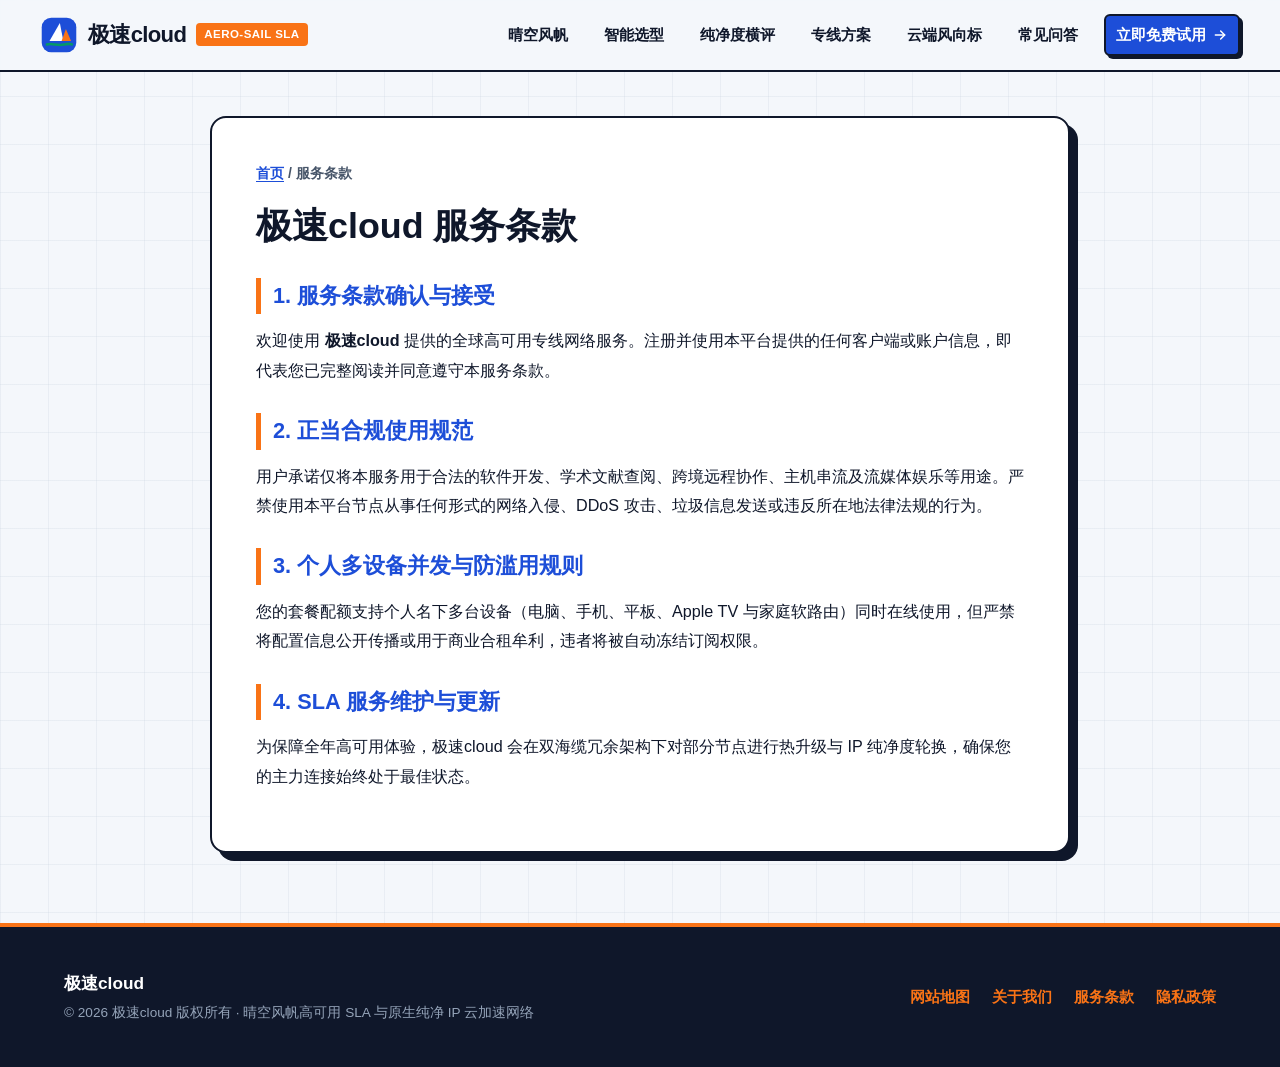
<file: terms.html>
<!DOCTYPE html>
<html lang="zh-CN">
<head>
  <meta charset="UTF-8">
  <meta name="viewport" content="width=device-width, initial-scale=1.0">
  <title>服务条款 - 极速cloud</title>
  <meta name="description" content="极速cloud服务条款页面，了解我们的晴空风帆高可用SLA专线架构、服务准则与ECH零日志隐私保护标准。">
  <link rel="canonical" href="https://jscloud.sbs/terms.html">
  <meta property="og:title" content="服务条款 - 极速cloud">
  <meta property="og:description" content="极速cloud服务条款页面，了解我们的晴空风帆高可用SLA专线架构、服务准则与ECH零日志隐私保护标准。">
  <meta property="og:url" content="https://jscloud.sbs/terms.html">
  <meta property="og:type" content="website">
  <style>
:root {
  --bg-cloud: #F4F7FB;
  --bg-white: #FFFFFF;
  --ink: #0F172A;
  --ink-muted: #475569;
  --cobalt: #1D4ED8;
  --cobalt-dark: #1E3A8A;
  --tangerine: #F97316;
  --emerald: #059669;
  --grid-line: #CBD5E1;
  --shadow-swiss: 0 18px 40px -12px rgba(29, 78, 216, 0.14);
}
* { box-sizing: border-box; margin: 0; padding: 0; }
html { scroll-behavior: smooth; font-family: "Helvetica Neue", "PingFang SC", "Microsoft YaHei", -apple-system, sans-serif; background: var(--bg-cloud); color: var(--ink); line-height: 1.68; }
body { overflow-x: hidden; background-image: linear-gradient(to right, rgba(203, 213, 225, 0.28) 1px, transparent 1px), linear-gradient(to bottom, rgba(203, 213, 225, 0.28) 1px, transparent 1px); background-size: 48px 48px; }
a, a:visited { color: var(--cobalt); text-decoration: underline; text-underline-offset: 3px; font-weight: 700; transition: color 0.2s ease; }
a:hover { color: var(--tangerine); }
.container { max-width: 1200px; margin: 0 auto; padding: 0 24px; }

/* Header & Navigation */
.site-header { position: sticky; top: 0; z-index: 100; background: rgba(244, 247, 251, 0.95); backdrop-filter: blur(10px); border-bottom: 2px solid var(--ink); }
.nav-wrap { display: flex; align-items: center; justify-content: space-between; padding: 14px 0; gap: 16px; }
.brand-link, .brand-link:visited { display: inline-flex; align-items: center; gap: 10px; font-size: 1.38rem; font-weight: 900; color: var(--ink); text-decoration: none; letter-spacing: -0.03em; }
.brand-badge { font-size: 0.72rem; background: var(--tangerine); color: #FFFFFF; padding: 2px 8px; border-radius: 4px; font-weight: 900; letter-spacing: 0.04em; }
.main-nav { display: flex; align-items: center; flex-wrap: wrap; gap: 8px 16px; }
.main-nav a, .main-nav a:visited { color: var(--ink); text-decoration: none; font-size: 0.95rem; font-weight: 800; padding: 6px 10px; border-radius: 6px; transition: all 0.2s; }
.main-nav a:hover { color: var(--cobalt); background: rgba(29, 78, 216, 0.08); }
.nav-cta, .nav-cta:visited { background: var(--cobalt); color: #FFFFFF !important; text-decoration: none !important; padding: 9px 18px; border-radius: 8px; font-size: 0.92rem; font-weight: 800; border: 2px solid var(--ink); box-shadow: 3px 3px 0px var(--ink); display: inline-flex; align-items: center; gap: 6px; white-space: nowrap; }
.nav-cta:hover { background: var(--tangerine); transform: translate(-1px, -1px); box-shadow: 4px 4px 0px var(--ink); }

/* Buttons */
.btn-row { display: flex; flex-wrap: wrap; gap: 14px; align-items: center; margin-top: 26px; }
.btn-primary, .btn-primary:visited { display: inline-flex; align-items: center; gap: 9px; background: var(--tangerine); color: #FFFFFF !important; text-decoration: none !important; padding: 15px 28px; border-radius: 10px; font-size: 1.04rem; font-weight: 900; border: 2px solid var(--ink); box-shadow: 4px 4px 0px var(--ink); transition: transform 0.15s, box-shadow 0.15s; cursor: pointer; }
.btn-primary:hover { transform: translate(-2px, -2px); box-shadow: 6px 6px 0px var(--ink); background: #EA580C; }
.btn-secondary, .btn-secondary:visited { display: inline-flex; align-items: center; gap: 8px; background: var(--bg-white); color: var(--cobalt) !important; text-decoration: none !important; padding: 15px 25px; border-radius: 10px; font-size: 1.02rem; font-weight: 900; border: 2px solid var(--cobalt); box-shadow: 4px 4px 0px var(--cobalt); transition: transform 0.15s; }
.btn-secondary:hover { transform: translate(-2px, -2px); background: #EFF6FF; }

/* Hero Section */
.hero { padding: 56px 0 66px; position: relative; overflow: hidden; }
.hero-grid { display: grid; grid-template-columns: 1.05fr 0.95fr; gap: 40px; align-items: center; }
.swiss-tag { display: inline-flex; align-items: center; gap: 8px; background: var(--bg-white); color: var(--cobalt); border: 2px solid var(--ink); padding: 5px 14px; border-radius: 6px; font-size: 0.84rem; font-weight: 900; margin-bottom: 18px; box-shadow: 3px 3px 0px var(--tangerine); }
.hero h1 { font-size: clamp(2.1rem, 3.8vw, 3.2rem); line-height: 1.16; font-weight: 900; color: var(--ink); letter-spacing: -0.03em; margin-bottom: 18px; }
.hero h1 .hl { color: var(--cobalt); text-decoration: underline; text-decoration-color: var(--tangerine); text-decoration-thickness: 5px; text-underline-offset: 6px; }
.hero-lead { font-size: 1.08rem; color: var(--ink-muted); margin-bottom: 20px; max-width: 580px; font-weight: 500; }
.hero-metrics { display: grid; grid-template-columns: repeat(3, 1fr); gap: 14px; margin-top: 30px; }
.metric-box { background: var(--bg-white); padding: 14px 16px; border-radius: 10px; border: 2px solid var(--ink); box-shadow: 3px 3px 0px var(--cobalt); }
.metric-val { font-size: 1.42rem; font-weight: 900; color: var(--cobalt); }
.metric-lbl { font-size: 0.83rem; color: var(--ink-muted); font-weight: 700; }

/* Animated SVG Stage */
.sail-stage { background: linear-gradient(165deg, #1D4ED8 0%, #1E3A8A 62%, #0F172A 100%); border-radius: 18px; padding: 20px; border: 2px solid var(--ink); box-shadow: 8px 8px 0px var(--ink); position: relative; overflow: hidden; }
.sail-stage-header { display: flex; justify-content: space-between; align-items: center; color: #FFFFFF; font-size: 0.82rem; font-weight: 800; margin-bottom: 10px; padding: 0 4px; letter-spacing: 0.04em; }
.vane-pill { background: var(--emerald); color: #FFFFFF; padding: 3px 10px; border-radius: 4px; font-weight: 900; font-size: 0.76rem; }
@keyframes cloudDrift { 0%, 100% { transform: translateX(0px); } 50% { transform: translateX(14px); } }
@keyframes sailGlide { 0%, 100% { transform: translateY(0px) rotate(0deg); } 50% { transform: translateY(-8px) rotate(-2deg); } }
.cloud-layer { animation: cloudDrift 5s ease-in-out infinite; }
.aero-sail { animation: sailGlide 3.2s ease-in-out infinite; transform-origin: center; }

/* Sections */
.section { padding: 68px 0; }
.section-white { background: var(--bg-white); border-top: 2px solid var(--ink); border-bottom: 2px solid var(--ink); }
.sec-head { text-align: center; max-width: 760px; margin: 0 auto 44px; }
.sec-tag { display: inline-block; font-size: 0.8rem; font-weight: 900; text-transform: uppercase; letter-spacing: 0.08em; color: #FFFFFF; background: var(--cobalt); padding: 4px 12px; border-radius: 4px; margin-bottom: 10px; }
.sec-head h2 { font-size: clamp(1.7rem, 2.8vw, 2.35rem); font-weight: 900; margin-bottom: 12px; letter-spacing: -0.025em; color: var(--ink); }
.sec-head p { color: var(--ink-muted); font-size: 1.02rem; font-weight: 500; }

/* Swiss Editorial Grid */
.feat-grid { display: grid; grid-template-columns: repeat(3, 1fr); gap: 24px; }
.feat-card { background: var(--bg-white); border-radius: 14px; padding: 28px 24px; border: 2px solid var(--ink); box-shadow: 5px 5px 0px var(--cobalt); transition: transform 0.2s; }
.feat-card:hover { transform: translate(-3px, -3px); box-shadow: 8px 8px 0px var(--tangerine); }
.feat-icon { width: 48px; height: 48px; border-radius: 10px; background: #EFF6FF; color: var(--cobalt); border: 2px solid var(--cobalt); display: flex; align-items: center; justify-content: center; margin-bottom: 16px; }
.feat-card h3 { font-size: 1.2rem; font-weight: 900; margin-bottom: 10px; color: var(--ink); }
.feat-card p { color: var(--ink-muted); font-size: 0.95rem; }

/* Interactive ASN & SLA Calculator Widget */
.calc-panel { background: var(--bg-white); border-radius: 16px; padding: 32px; border: 2px solid var(--ink); box-shadow: 7px 7px 0px var(--ink); }
.calc-controls { display: grid; grid-template-columns: repeat(3, 1fr); gap: 18px; margin-bottom: 24px; }
.calc-group label { display: block; font-weight: 900; font-size: 0.9rem; margin-bottom: 8px; color: var(--ink); }
.calc-select { width: 100%; padding: 12px 14px; border-radius: 8px; border: 2px solid var(--ink); font-size: 0.96rem; font-weight: 700; background: var(--bg-cloud); color: var(--ink); cursor: pointer; }
.calc-result { background: var(--ink); color: #FFFFFF; border-radius: 12px; padding: 26px; display: grid; grid-template-columns: 1.15fr 0.85fr; gap: 24px; align-items: center; }
.calc-badges { display: grid; grid-template-columns: repeat(2, 1fr); gap: 12px; }
.calc-badge-box { background: rgba(255,255,255,0.08); padding: 13px; border-radius: 8px; border-left: 4px solid var(--emerald); }
.calc-badge-box span { display: block; font-size: 0.78rem; color: #CBD5E1; }
.calc-badge-box strong { font-size: 1.18rem; color: #FFFFFF; }

/* Comparison Table */
.table-wrap { overflow-x: auto; background: var(--bg-white); border-radius: 14px; border: 2px solid var(--ink); box-shadow: 6px 6px 0px var(--ink); }
.comp-table { width: 100%; border-collapse: collapse; min-width: 640px; }
.comp-table th, .comp-table td { padding: 16px 20px; text-align: left; border-bottom: 1.5px solid var(--grid-line); font-size: 0.95rem; }
.comp-table th { background: var(--ink); color: #FFFFFF; font-weight: 900; }
.comp-table th.hl-col { background: var(--cobalt); color: #FFFFFF; }
.comp-table td.hl-col { background: #EFF6FF; font-weight: 800; color: var(--ink); }

/* Pricing Grid */
.price-grid { display: grid; grid-template-columns: repeat(3, 1fr); gap: 24px; align-items: stretch; }
.price-card { background: var(--bg-white); color: var(--ink); border-radius: 16px; padding: 32px 26px; border: 2px solid var(--ink); box-shadow: 5px 5px 0px var(--ink); display: flex; flex-direction: column; justify-content: space-between; position: relative; }
.price-card.pop { border-color: var(--cobalt); box-shadow: 8px 8px 0px var(--tangerine); transform: translateY(-6px); }
.pop-badge { position: absolute; top: -14px; right: 20px; background: var(--tangerine); color: #FFFFFF; border: 2px solid var(--ink); font-size: 0.78rem; font-weight: 900; padding: 3px 12px; border-radius: 6px; }
.price-num { font-size: 2.3rem; font-weight: 900; color: var(--cobalt); margin: 14px 0; }
.price-num small { font-size: 0.92rem; color: var(--ink-muted); font-weight: 700; }
.price-list { list-style: none; margin: 18px 0 26px; display: flex; flex-direction: column; gap: 11px; }
.price-list li { display: flex; align-items: center; gap: 8px; font-size: 0.94rem; font-weight: 600; }
.price-list li svg { color: var(--emerald); flex-shrink: 0; }

/* Articles Preview & Hub */
.art-grid { display: grid; grid-template-columns: repeat(3, 1fr); gap: 22px; }
.art-card { background: var(--bg-white); border-radius: 14px; padding: 24px; border: 2px solid var(--ink); box-shadow: 4px 4px 0px var(--ink); display: flex; flex-direction: column; justify-content: space-between; transition: transform 0.2s; }
.art-card:hover { transform: translate(-3px, -3px); box-shadow: 7px 7px 0px var(--cobalt); }
.art-meta { font-size: 0.8rem; font-weight: 800; color: var(--emerald); margin-bottom: 8px; display: flex; justify-content: space-between; }
.art-card h3 { font-size: 1.12rem; font-weight: 900; margin-bottom: 10px; line-height: 1.42; }
.art-card h3 a, .art-card h3 a:visited { color: var(--ink); text-decoration: none; }
.art-card h3 a:hover { color: var(--cobalt); }
.art-card p { font-size: 0.91rem; color: var(--ink-muted); margin-bottom: 16px; }

/* FAQ Accordion */
.faq-list { max-width: 860px; margin: 0 auto; display: flex; flex-direction: column; gap: 14px; }
.faq-item { background: var(--bg-white); border: 2px solid var(--ink); border-radius: 12px; padding: 18px 22px; box-shadow: 4px 4px 0px var(--grid-line); }
.faq-item summary { font-weight: 900; font-size: 1.04rem; cursor: pointer; list-style: none; display: flex; justify-content: space-between; align-items: center; color: var(--ink); }
.faq-item summary::after { content: "+"; font-size: 1.35rem; color: var(--cobalt); font-weight: 900; }
.faq-item[open] summary::after { content: "−"; }
.faq-item p { margin-top: 12px; color: var(--ink-muted); font-size: 0.95rem; border-top: 1.5px solid var(--grid-line); padding-top: 12px; }

/* Article Detail Layout */
.article-shell { max-width: 860px; margin: 44px auto 70px; background: var(--bg-white); border-radius: 16px; padding: 44px; border: 2px solid var(--ink); box-shadow: 8px 8px 0px var(--ink); }
.breadcrumb { font-size: 0.88rem; color: var(--ink-muted); margin-bottom: 18px; font-weight: 600; }
.article-wrap h1 { font-size: clamp(1.65rem, 2.8vw, 2.25rem); font-weight: 900; line-height: 1.3; margin-bottom: 18px; color: var(--ink); }
.art-byline { display: flex; flex-wrap: wrap; gap: 16px; font-size: 0.86rem; color: var(--ink-muted); padding-bottom: 20px; margin-bottom: 26px; border-bottom: 2px solid var(--ink); font-weight: 600; }
.art-content h2 { font-size: 1.36rem; font-weight: 900; color: var(--cobalt); margin: 28px 0 12px; padding-left: 12px; border-left: 5px solid var(--tangerine); }
.art-content h3 { font-size: 1.14rem; font-weight: 900; color: var(--emerald); margin: 20px 0 10px; }
.art-content p { margin-bottom: 16px; font-size: 1.01rem; color: var(--ink); line-height: 1.82; }
.cta-banner { background: var(--cobalt); color: #fff; border-radius: 14px; padding: 28px; margin: 34px 0 0; border: 2px solid var(--ink); box-shadow: 5px 5px 0px var(--ink); display: flex; flex-wrap: wrap; justify-content: space-between; align-items: center; gap: 18px; }

/* Footer */
.site-footer { background: var(--ink); color: #CBD5E1; padding: 42px 0; border-top: 4px solid var(--tangerine); }
.footer-inner { display: flex; flex-wrap: wrap; justify-content: space-between; align-items: center; gap: 20px; }
.footer-links { display: flex; flex-wrap: wrap; gap: 22px; }
.footer-links a, .footer-links a:visited { color: #F97316; text-decoration: none; font-weight: 800; font-size: 0.95rem; }
.footer-links a:hover { color: #38BDF8; text-decoration: underline; }

/* Responsive - Rule 7: Mobile navigation MUST remain visible */
@media (max-width: 920px) {
  .hero-grid, .feat-grid, .price-grid, .art-grid, .calc-controls, .calc-result { grid-template-columns: 1fr; }
  .price-card.pop { transform: none; }
}
@media (max-width: 768px) {
  .nav-wrap { flex-direction: column; align-items: flex-start; gap: 10px; }
  .main-nav { width: 100%; display: flex !important; flex-wrap: wrap; gap: 6px 10px; padding-top: 6px; border-top: 1.5px solid var(--grid-line); }
  .main-nav a { font-size: 0.88rem; padding: 5px 8px; }
  .hero { padding: 34px 0 46px; }
  .hero-metrics { grid-template-columns: 1fr; }
  .article-shell { padding: 24px 18px; margin: 22px auto 46px; }
}
</style>
  <link rel="stylesheet" href="style.css">
</head>
<body>
  <header class="site-header">
  <div class="container nav-wrap">
    <a href="index.html" class="brand-link" aria-label="极速cloud首页">
      <svg class="brand-logo" viewBox="0 0 44 44" width="38" height="38" fill="none" xmlns="http://www.w3.org/2000/svg" aria-hidden="true">
  <rect x="2" y="2" width="40" height="40" rx="11" fill="#1D4ED8"/>
  <path d="M11 29L23 8L27 29H11Z" fill="#FFFFFF"/>
  <path d="M25 29L30 15L36 29H25Z" fill="#F97316"/>
  <path d="M8 33C14 31 20 35 28 33C32 32 35 32 37 33" stroke="#059669" stroke-width="3" stroke-linecap="round"/>
</svg>
      <span>极速cloud</span>
      <span class="brand-badge">AERO-SAIL SLA</span>
    </a>
    <nav class="main-nav" aria-label="主导航">
      <a href="index.html#features">晴空风帆</a>
      <a href="index.html#calculator">智能选型</a>
      <a href="index.html#comparison">纯净度横评</a>
      <a href="index.html#pricing">专线方案</a>
      <a href="cloud-vane.html">云端风向标</a>
      <a href="index.html#faq">常见问答</a>
      <a href="https://ww012.twilightaff.com/#/?code=A56DH1Af" rel="nofollow" target="_blank" class="nav-cta">立即免费试用 <svg class="ico" viewBox="0 0 24 24" width="16" height="16" fill="none" stroke="currentColor" stroke-width="2.2" stroke-linecap="round" stroke-linejoin="round"><line x1="5" y1="12" x2="19" y2="12"/><polyline points="13 6 19 12 13 18"/></svg></a>
    </nav>
  </div>
</header>
  <main class="container">
    <div class="article-shell">
      <div class="breadcrumb"><a href="index.html">首页</a> / <span>服务条款</span></div>
      <article class="article-wrap">
        <h1>极速cloud 服务条款</h1>
        <div class="art-content">
          
<h2>1. 服务条款确认与接受</h2>
<p>欢迎使用 <strong>极速cloud</strong> 提供的全球高可用专线网络服务。注册并使用本平台提供的任何客户端或账户信息，即代表您已完整阅读并同意遵守本服务条款。</p>
<h2>2. 正当合规使用规范</h2>
<p>用户承诺仅将本服务用于合法的软件开发、学术文献查阅、跨境远程协作、主机串流及流媒体娱乐等用途。严禁使用本平台节点从事任何形式的网络入侵、DDoS 攻击、垃圾信息发送或违反所在地法律法规的行为。</p>
<h2>3. 个人多设备并发与防滥用规则</h2>
<p>您的套餐配额支持个人名下多台设备（电脑、手机、平板、Apple TV 与家庭软路由）同时在线使用，但严禁将配置信息公开传播或用于商业合租牟利，违者将被自动冻结订阅权限。</p>
<h2>4. SLA 服务维护与更新</h2>
<p>为保障全年高可用体验，极速cloud 会在双海缆冗余架构下对部分节点进行热升级与 IP 纯净度轮换，确保您的主力连接始终处于最佳状态。</p>

        </div>
      </article>
    </div>
  </main>
  <footer class="site-footer">
  <div class="container footer-inner">
    <div>
      <strong style="color:#FFFFFF;font-size:1.08rem;">极速cloud</strong>
      <p style="font-size:0.85rem;color:#94A3B8;margin-top:4px;">© 2026 极速cloud 版权所有 · 晴空风帆高可用 SLA 与原生纯净 IP 云加速网络</p>
    </div>
    <div class="footer-links">
      <a href="sitemap.html">网站地图</a>
      <a href="about.html">关于我们</a>
      <a href="terms.html">服务条款</a>
      <a href="privacy.html">隐私政策</a>
    </div>
  </div>
</footer>
</body>
</html>
</file>
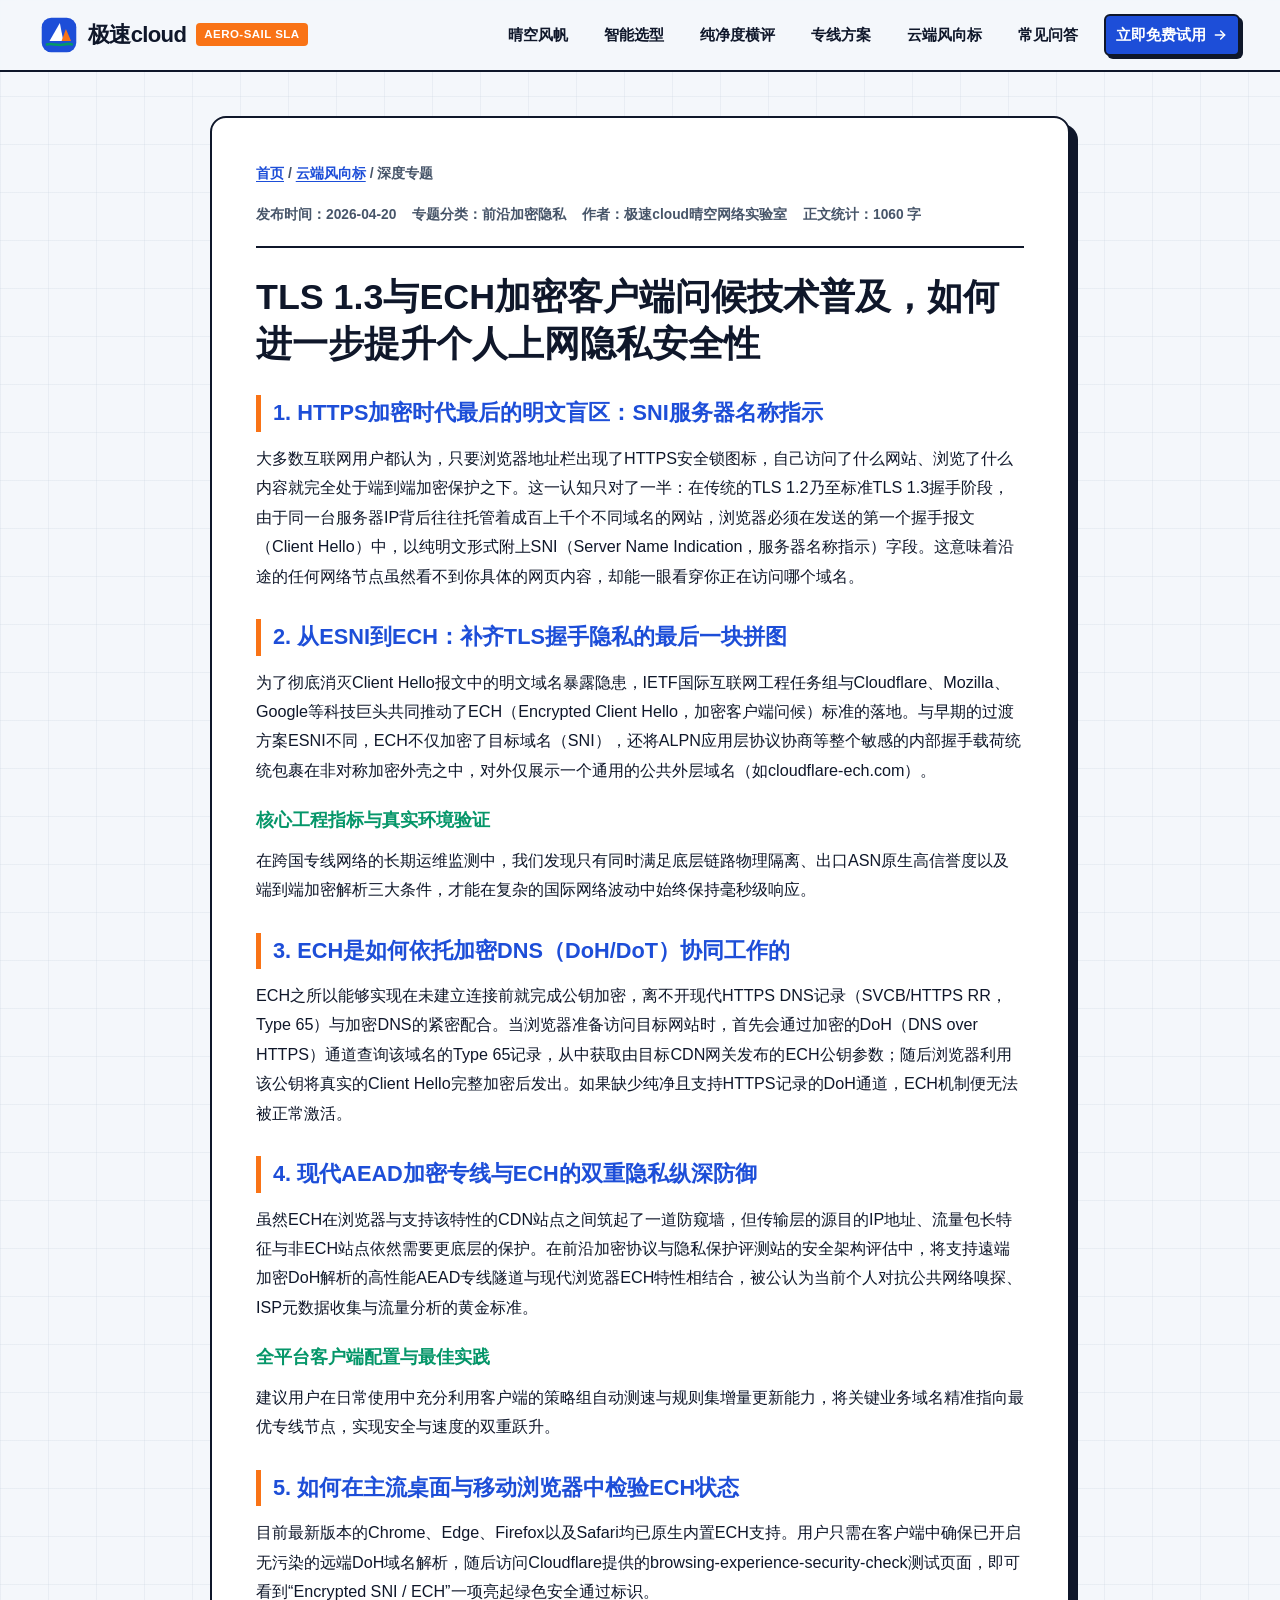
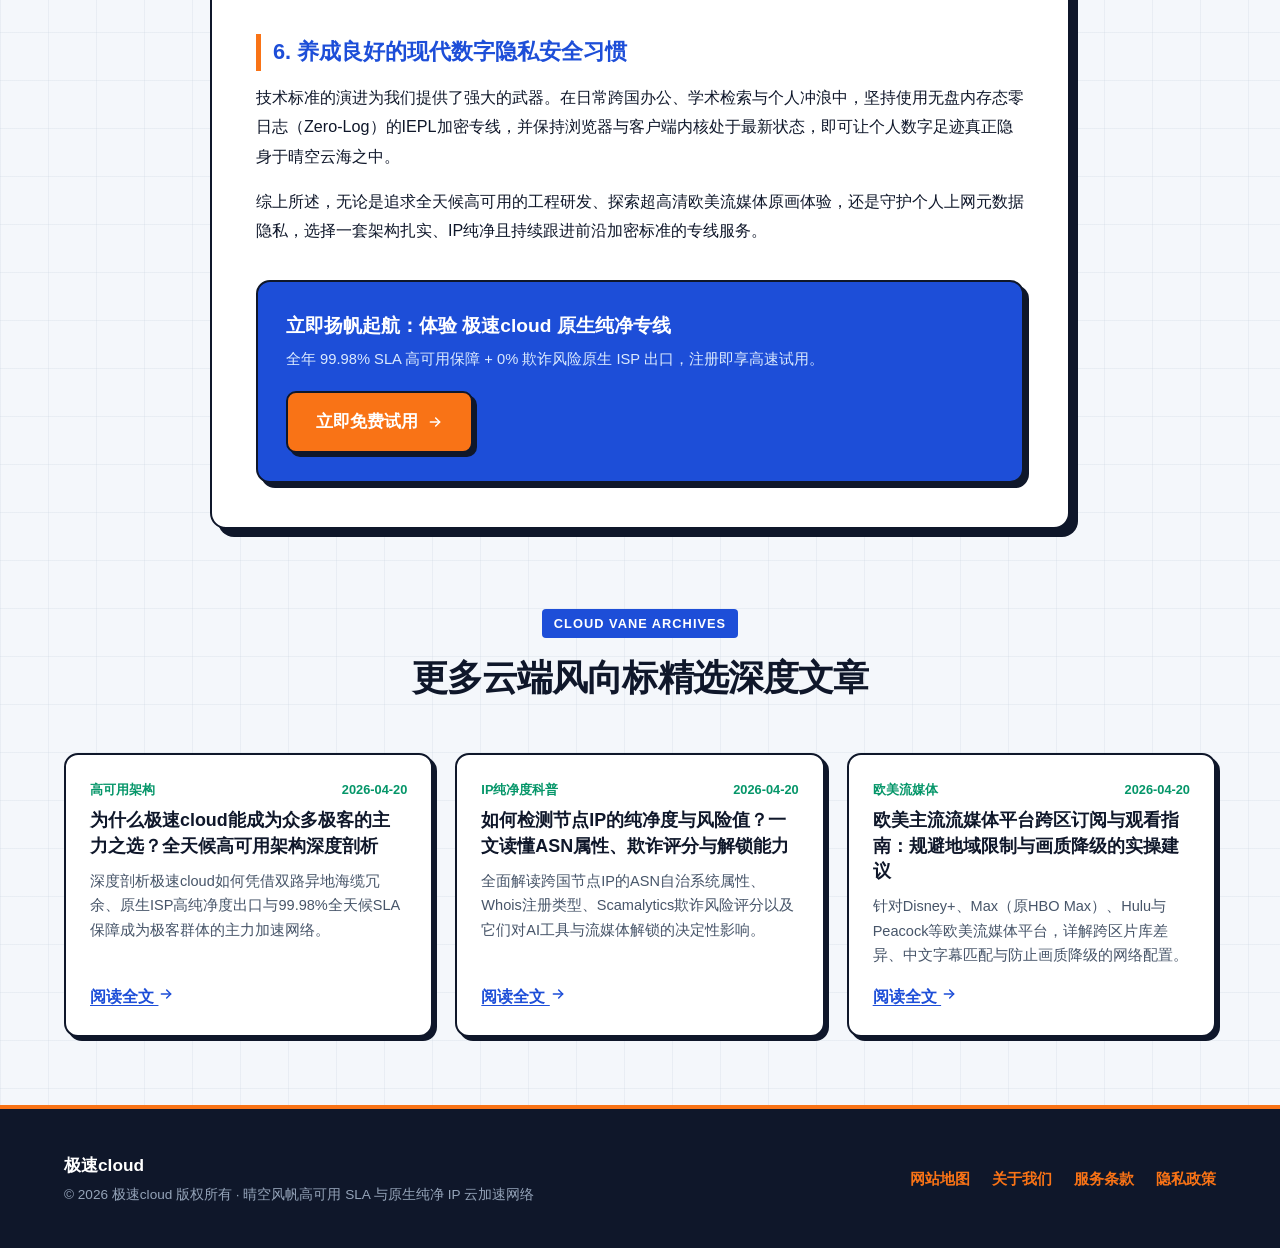
<file: tls13-ech-encrypted-client-hello-privacy.html>
<!DOCTYPE html>
<html lang="zh-CN">
<head>
  <meta charset="UTF-8">
  <meta name="viewport" content="width=device-width, initial-scale=1.0">
  <title>TLS 1.3与ECH加密客户端问候技术普及，如何进一步提升个人上网隐私安全性 - 极速cloud</title>
  <meta name="description" content="深入浅出科普TLS 1.3握手中的SNI明文暴露隐患，详解新一代ECH（Encrypted Client Hello）标准如何结合现代加密专线构筑全方位隐私护盾。">
  <link rel="canonical" href="https://jscloud.sbs/tls13-ech-encrypted-client-hello-privacy.html">
  <meta property="og:title" content="TLS 1.3与ECH加密客户端问候技术普及，如何进一步提升个人上网隐私安全性 - 极速cloud">
  <meta property="og:description" content="深入浅出科普TLS 1.3握手中的SNI明文暴露隐患，详解新一代ECH（Encrypted Client Hello）标准如何结合现代加密专线构筑全方位隐私护盾。">
  <meta property="og:url" content="https://jscloud.sbs/tls13-ech-encrypted-client-hello-privacy.html">
  <meta property="og:type" content="article">
  <script type="application/ld+json">
{
  "@context": "https://schema.org",
  "@type": "Article",
  "headline": "TLS 1.3与ECH加密客户端问候技术普及，如何进一步提升个人上网隐私安全性",
  "description": "深入浅出科普TLS 1.3握手中的SNI明文暴露隐患，详解新一代ECH（Encrypted Client Hello）标准如何结合现代加密专线构筑全方位隐私护盾。",
  "datePublished": "2026-04-20",
  "dateModified": "2026-04-20",
  "author": { "@type": "Organization", "name": "极速cloud" },
  "publisher": { "@type": "Organization", "name": "极速cloud" },
  "mainEntityOfPage": { "@type": "WebPage", "@id": "https://jscloud.sbs/tls13-ech-encrypted-client-hello-privacy.html" }
}
</script>
  <style>
:root {
  --bg-cloud: #F4F7FB;
  --bg-white: #FFFFFF;
  --ink: #0F172A;
  --ink-muted: #475569;
  --cobalt: #1D4ED8;
  --cobalt-dark: #1E3A8A;
  --tangerine: #F97316;
  --emerald: #059669;
  --grid-line: #CBD5E1;
  --shadow-swiss: 0 18px 40px -12px rgba(29, 78, 216, 0.14);
}
* { box-sizing: border-box; margin: 0; padding: 0; }
html { scroll-behavior: smooth; font-family: "Helvetica Neue", "PingFang SC", "Microsoft YaHei", -apple-system, sans-serif; background: var(--bg-cloud); color: var(--ink); line-height: 1.68; }
body { overflow-x: hidden; background-image: linear-gradient(to right, rgba(203, 213, 225, 0.28) 1px, transparent 1px), linear-gradient(to bottom, rgba(203, 213, 225, 0.28) 1px, transparent 1px); background-size: 48px 48px; }
a, a:visited { color: var(--cobalt); text-decoration: underline; text-underline-offset: 3px; font-weight: 700; transition: color 0.2s ease; }
a:hover { color: var(--tangerine); }
.container { max-width: 1200px; margin: 0 auto; padding: 0 24px; }

/* Header & Navigation */
.site-header { position: sticky; top: 0; z-index: 100; background: rgba(244, 247, 251, 0.95); backdrop-filter: blur(10px); border-bottom: 2px solid var(--ink); }
.nav-wrap { display: flex; align-items: center; justify-content: space-between; padding: 14px 0; gap: 16px; }
.brand-link, .brand-link:visited { display: inline-flex; align-items: center; gap: 10px; font-size: 1.38rem; font-weight: 900; color: var(--ink); text-decoration: none; letter-spacing: -0.03em; }
.brand-badge { font-size: 0.72rem; background: var(--tangerine); color: #FFFFFF; padding: 2px 8px; border-radius: 4px; font-weight: 900; letter-spacing: 0.04em; }
.main-nav { display: flex; align-items: center; flex-wrap: wrap; gap: 8px 16px; }
.main-nav a, .main-nav a:visited { color: var(--ink); text-decoration: none; font-size: 0.95rem; font-weight: 800; padding: 6px 10px; border-radius: 6px; transition: all 0.2s; }
.main-nav a:hover { color: var(--cobalt); background: rgba(29, 78, 216, 0.08); }
.nav-cta, .nav-cta:visited { background: var(--cobalt); color: #FFFFFF !important; text-decoration: none !important; padding: 9px 18px; border-radius: 8px; font-size: 0.92rem; font-weight: 800; border: 2px solid var(--ink); box-shadow: 3px 3px 0px var(--ink); display: inline-flex; align-items: center; gap: 6px; white-space: nowrap; }
.nav-cta:hover { background: var(--tangerine); transform: translate(-1px, -1px); box-shadow: 4px 4px 0px var(--ink); }

/* Buttons */
.btn-row { display: flex; flex-wrap: wrap; gap: 14px; align-items: center; margin-top: 26px; }
.btn-primary, .btn-primary:visited { display: inline-flex; align-items: center; gap: 9px; background: var(--tangerine); color: #FFFFFF !important; text-decoration: none !important; padding: 15px 28px; border-radius: 10px; font-size: 1.04rem; font-weight: 900; border: 2px solid var(--ink); box-shadow: 4px 4px 0px var(--ink); transition: transform 0.15s, box-shadow 0.15s; cursor: pointer; }
.btn-primary:hover { transform: translate(-2px, -2px); box-shadow: 6px 6px 0px var(--ink); background: #EA580C; }
.btn-secondary, .btn-secondary:visited { display: inline-flex; align-items: center; gap: 8px; background: var(--bg-white); color: var(--cobalt) !important; text-decoration: none !important; padding: 15px 25px; border-radius: 10px; font-size: 1.02rem; font-weight: 900; border: 2px solid var(--cobalt); box-shadow: 4px 4px 0px var(--cobalt); transition: transform 0.15s; }
.btn-secondary:hover { transform: translate(-2px, -2px); background: #EFF6FF; }

/* Hero Section */
.hero { padding: 56px 0 66px; position: relative; overflow: hidden; }
.hero-grid { display: grid; grid-template-columns: 1.05fr 0.95fr; gap: 40px; align-items: center; }
.swiss-tag { display: inline-flex; align-items: center; gap: 8px; background: var(--bg-white); color: var(--cobalt); border: 2px solid var(--ink); padding: 5px 14px; border-radius: 6px; font-size: 0.84rem; font-weight: 900; margin-bottom: 18px; box-shadow: 3px 3px 0px var(--tangerine); }
.hero h1 { font-size: clamp(2.1rem, 3.8vw, 3.2rem); line-height: 1.16; font-weight: 900; color: var(--ink); letter-spacing: -0.03em; margin-bottom: 18px; }
.hero h1 .hl { color: var(--cobalt); text-decoration: underline; text-decoration-color: var(--tangerine); text-decoration-thickness: 5px; text-underline-offset: 6px; }
.hero-lead { font-size: 1.08rem; color: var(--ink-muted); margin-bottom: 20px; max-width: 580px; font-weight: 500; }
.hero-metrics { display: grid; grid-template-columns: repeat(3, 1fr); gap: 14px; margin-top: 30px; }
.metric-box { background: var(--bg-white); padding: 14px 16px; border-radius: 10px; border: 2px solid var(--ink); box-shadow: 3px 3px 0px var(--cobalt); }
.metric-val { font-size: 1.42rem; font-weight: 900; color: var(--cobalt); }
.metric-lbl { font-size: 0.83rem; color: var(--ink-muted); font-weight: 700; }

/* Animated SVG Stage */
.sail-stage { background: linear-gradient(165deg, #1D4ED8 0%, #1E3A8A 62%, #0F172A 100%); border-radius: 18px; padding: 20px; border: 2px solid var(--ink); box-shadow: 8px 8px 0px var(--ink); position: relative; overflow: hidden; }
.sail-stage-header { display: flex; justify-content: space-between; align-items: center; color: #FFFFFF; font-size: 0.82rem; font-weight: 800; margin-bottom: 10px; padding: 0 4px; letter-spacing: 0.04em; }
.vane-pill { background: var(--emerald); color: #FFFFFF; padding: 3px 10px; border-radius: 4px; font-weight: 900; font-size: 0.76rem; }
@keyframes cloudDrift { 0%, 100% { transform: translateX(0px); } 50% { transform: translateX(14px); } }
@keyframes sailGlide { 0%, 100% { transform: translateY(0px) rotate(0deg); } 50% { transform: translateY(-8px) rotate(-2deg); } }
.cloud-layer { animation: cloudDrift 5s ease-in-out infinite; }
.aero-sail { animation: sailGlide 3.2s ease-in-out infinite; transform-origin: center; }

/* Sections */
.section { padding: 68px 0; }
.section-white { background: var(--bg-white); border-top: 2px solid var(--ink); border-bottom: 2px solid var(--ink); }
.sec-head { text-align: center; max-width: 760px; margin: 0 auto 44px; }
.sec-tag { display: inline-block; font-size: 0.8rem; font-weight: 900; text-transform: uppercase; letter-spacing: 0.08em; color: #FFFFFF; background: var(--cobalt); padding: 4px 12px; border-radius: 4px; margin-bottom: 10px; }
.sec-head h2 { font-size: clamp(1.7rem, 2.8vw, 2.35rem); font-weight: 900; margin-bottom: 12px; letter-spacing: -0.025em; color: var(--ink); }
.sec-head p { color: var(--ink-muted); font-size: 1.02rem; font-weight: 500; }

/* Swiss Editorial Grid */
.feat-grid { display: grid; grid-template-columns: repeat(3, 1fr); gap: 24px; }
.feat-card { background: var(--bg-white); border-radius: 14px; padding: 28px 24px; border: 2px solid var(--ink); box-shadow: 5px 5px 0px var(--cobalt); transition: transform 0.2s; }
.feat-card:hover { transform: translate(-3px, -3px); box-shadow: 8px 8px 0px var(--tangerine); }
.feat-icon { width: 48px; height: 48px; border-radius: 10px; background: #EFF6FF; color: var(--cobalt); border: 2px solid var(--cobalt); display: flex; align-items: center; justify-content: center; margin-bottom: 16px; }
.feat-card h3 { font-size: 1.2rem; font-weight: 900; margin-bottom: 10px; color: var(--ink); }
.feat-card p { color: var(--ink-muted); font-size: 0.95rem; }

/* Interactive ASN & SLA Calculator Widget */
.calc-panel { background: var(--bg-white); border-radius: 16px; padding: 32px; border: 2px solid var(--ink); box-shadow: 7px 7px 0px var(--ink); }
.calc-controls { display: grid; grid-template-columns: repeat(3, 1fr); gap: 18px; margin-bottom: 24px; }
.calc-group label { display: block; font-weight: 900; font-size: 0.9rem; margin-bottom: 8px; color: var(--ink); }
.calc-select { width: 100%; padding: 12px 14px; border-radius: 8px; border: 2px solid var(--ink); font-size: 0.96rem; font-weight: 700; background: var(--bg-cloud); color: var(--ink); cursor: pointer; }
.calc-result { background: var(--ink); color: #FFFFFF; border-radius: 12px; padding: 26px; display: grid; grid-template-columns: 1.15fr 0.85fr; gap: 24px; align-items: center; }
.calc-badges { display: grid; grid-template-columns: repeat(2, 1fr); gap: 12px; }
.calc-badge-box { background: rgba(255,255,255,0.08); padding: 13px; border-radius: 8px; border-left: 4px solid var(--emerald); }
.calc-badge-box span { display: block; font-size: 0.78rem; color: #CBD5E1; }
.calc-badge-box strong { font-size: 1.18rem; color: #FFFFFF; }

/* Comparison Table */
.table-wrap { overflow-x: auto; background: var(--bg-white); border-radius: 14px; border: 2px solid var(--ink); box-shadow: 6px 6px 0px var(--ink); }
.comp-table { width: 100%; border-collapse: collapse; min-width: 640px; }
.comp-table th, .comp-table td { padding: 16px 20px; text-align: left; border-bottom: 1.5px solid var(--grid-line); font-size: 0.95rem; }
.comp-table th { background: var(--ink); color: #FFFFFF; font-weight: 900; }
.comp-table th.hl-col { background: var(--cobalt); color: #FFFFFF; }
.comp-table td.hl-col { background: #EFF6FF; font-weight: 800; color: var(--ink); }

/* Pricing Grid */
.price-grid { display: grid; grid-template-columns: repeat(3, 1fr); gap: 24px; align-items: stretch; }
.price-card { background: var(--bg-white); color: var(--ink); border-radius: 16px; padding: 32px 26px; border: 2px solid var(--ink); box-shadow: 5px 5px 0px var(--ink); display: flex; flex-direction: column; justify-content: space-between; position: relative; }
.price-card.pop { border-color: var(--cobalt); box-shadow: 8px 8px 0px var(--tangerine); transform: translateY(-6px); }
.pop-badge { position: absolute; top: -14px; right: 20px; background: var(--tangerine); color: #FFFFFF; border: 2px solid var(--ink); font-size: 0.78rem; font-weight: 900; padding: 3px 12px; border-radius: 6px; }
.price-num { font-size: 2.3rem; font-weight: 900; color: var(--cobalt); margin: 14px 0; }
.price-num small { font-size: 0.92rem; color: var(--ink-muted); font-weight: 700; }
.price-list { list-style: none; margin: 18px 0 26px; display: flex; flex-direction: column; gap: 11px; }
.price-list li { display: flex; align-items: center; gap: 8px; font-size: 0.94rem; font-weight: 600; }
.price-list li svg { color: var(--emerald); flex-shrink: 0; }

/* Articles Preview & Hub */
.art-grid { display: grid; grid-template-columns: repeat(3, 1fr); gap: 22px; }
.art-card { background: var(--bg-white); border-radius: 14px; padding: 24px; border: 2px solid var(--ink); box-shadow: 4px 4px 0px var(--ink); display: flex; flex-direction: column; justify-content: space-between; transition: transform 0.2s; }
.art-card:hover { transform: translate(-3px, -3px); box-shadow: 7px 7px 0px var(--cobalt); }
.art-meta { font-size: 0.8rem; font-weight: 800; color: var(--emerald); margin-bottom: 8px; display: flex; justify-content: space-between; }
.art-card h3 { font-size: 1.12rem; font-weight: 900; margin-bottom: 10px; line-height: 1.42; }
.art-card h3 a, .art-card h3 a:visited { color: var(--ink); text-decoration: none; }
.art-card h3 a:hover { color: var(--cobalt); }
.art-card p { font-size: 0.91rem; color: var(--ink-muted); margin-bottom: 16px; }

/* FAQ Accordion */
.faq-list { max-width: 860px; margin: 0 auto; display: flex; flex-direction: column; gap: 14px; }
.faq-item { background: var(--bg-white); border: 2px solid var(--ink); border-radius: 12px; padding: 18px 22px; box-shadow: 4px 4px 0px var(--grid-line); }
.faq-item summary { font-weight: 900; font-size: 1.04rem; cursor: pointer; list-style: none; display: flex; justify-content: space-between; align-items: center; color: var(--ink); }
.faq-item summary::after { content: "+"; font-size: 1.35rem; color: var(--cobalt); font-weight: 900; }
.faq-item[open] summary::after { content: "−"; }
.faq-item p { margin-top: 12px; color: var(--ink-muted); font-size: 0.95rem; border-top: 1.5px solid var(--grid-line); padding-top: 12px; }

/* Article Detail Layout */
.article-shell { max-width: 860px; margin: 44px auto 70px; background: var(--bg-white); border-radius: 16px; padding: 44px; border: 2px solid var(--ink); box-shadow: 8px 8px 0px var(--ink); }
.breadcrumb { font-size: 0.88rem; color: var(--ink-muted); margin-bottom: 18px; font-weight: 600; }
.article-wrap h1 { font-size: clamp(1.65rem, 2.8vw, 2.25rem); font-weight: 900; line-height: 1.3; margin-bottom: 18px; color: var(--ink); }
.art-byline { display: flex; flex-wrap: wrap; gap: 16px; font-size: 0.86rem; color: var(--ink-muted); padding-bottom: 20px; margin-bottom: 26px; border-bottom: 2px solid var(--ink); font-weight: 600; }
.art-content h2 { font-size: 1.36rem; font-weight: 900; color: var(--cobalt); margin: 28px 0 12px; padding-left: 12px; border-left: 5px solid var(--tangerine); }
.art-content h3 { font-size: 1.14rem; font-weight: 900; color: var(--emerald); margin: 20px 0 10px; }
.art-content p { margin-bottom: 16px; font-size: 1.01rem; color: var(--ink); line-height: 1.82; }
.cta-banner { background: var(--cobalt); color: #fff; border-radius: 14px; padding: 28px; margin: 34px 0 0; border: 2px solid var(--ink); box-shadow: 5px 5px 0px var(--ink); display: flex; flex-wrap: wrap; justify-content: space-between; align-items: center; gap: 18px; }

/* Footer */
.site-footer { background: var(--ink); color: #CBD5E1; padding: 42px 0; border-top: 4px solid var(--tangerine); }
.footer-inner { display: flex; flex-wrap: wrap; justify-content: space-between; align-items: center; gap: 20px; }
.footer-links { display: flex; flex-wrap: wrap; gap: 22px; }
.footer-links a, .footer-links a:visited { color: #F97316; text-decoration: none; font-weight: 800; font-size: 0.95rem; }
.footer-links a:hover { color: #38BDF8; text-decoration: underline; }

/* Responsive - Rule 7: Mobile navigation MUST remain visible */
@media (max-width: 920px) {
  .hero-grid, .feat-grid, .price-grid, .art-grid, .calc-controls, .calc-result { grid-template-columns: 1fr; }
  .price-card.pop { transform: none; }
}
@media (max-width: 768px) {
  .nav-wrap { flex-direction: column; align-items: flex-start; gap: 10px; }
  .main-nav { width: 100%; display: flex !important; flex-wrap: wrap; gap: 6px 10px; padding-top: 6px; border-top: 1.5px solid var(--grid-line); }
  .main-nav a { font-size: 0.88rem; padding: 5px 8px; }
  .hero { padding: 34px 0 46px; }
  .hero-metrics { grid-template-columns: 1fr; }
  .article-shell { padding: 24px 18px; margin: 22px auto 46px; }
}
</style>
  <link rel="stylesheet" href="style.css">
</head>
<body>
  <header class="site-header">
  <div class="container nav-wrap">
    <a href="index.html" class="brand-link" aria-label="极速cloud首页">
      <svg class="brand-logo" viewBox="0 0 44 44" width="38" height="38" fill="none" xmlns="http://www.w3.org/2000/svg" aria-hidden="true">
  <rect x="2" y="2" width="40" height="40" rx="11" fill="#1D4ED8"/>
  <path d="M11 29L23 8L27 29H11Z" fill="#FFFFFF"/>
  <path d="M25 29L30 15L36 29H25Z" fill="#F97316"/>
  <path d="M8 33C14 31 20 35 28 33C32 32 35 32 37 33" stroke="#059669" stroke-width="3" stroke-linecap="round"/>
</svg>
      <span>极速cloud</span>
      <span class="brand-badge">AERO-SAIL SLA</span>
    </a>
    <nav class="main-nav" aria-label="主导航">
      <a href="index.html#features">晴空风帆</a>
      <a href="index.html#calculator">智能选型</a>
      <a href="index.html#comparison">纯净度横评</a>
      <a href="index.html#pricing">专线方案</a>
      <a href="cloud-vane.html">云端风向标</a>
      <a href="index.html#faq">常见问答</a>
      <a href="https://ww012.twilightaff.com/#/?code=A56DH1Af" rel="nofollow" target="_blank" class="nav-cta">立即免费试用 <svg class="ico" viewBox="0 0 24 24" width="16" height="16" fill="none" stroke="currentColor" stroke-width="2.2" stroke-linecap="round" stroke-linejoin="round"><line x1="5" y1="12" x2="19" y2="12"/><polyline points="13 6 19 12 13 18"/></svg></a>
    </nav>
  </div>
</header>
  <main class="container">
    <div class="article-shell">
      <div class="breadcrumb">
        <a href="index.html">首页</a> / <a href="cloud-vane.html">云端风向标</a> / <span>深度专题</span>
      </div>
      <div class="art-byline">
        <span>发布时间：2026-04-20</span>
        <span>专题分类：前沿加密隐私</span>
        <span>作者：极速cloud晴空网络实验室</span>
        <span>正文统计：1060 字</span>
      </div>
      <article class="article-wrap">
        <h1>TLS 1.3与ECH加密客户端问候技术普及，如何进一步提升个人上网隐私安全性</h1>
        <div class="art-content">
          <h2>1. HTTPS加密时代最后的明文盲区：SNI服务器名称指示</h2>
<p>大多数互联网用户都认为，只要浏览器地址栏出现了HTTPS安全锁图标，自己访问了什么网站、浏览了什么内容就完全处于端到端加密保护之下。这一认知只对了一半：在传统的TLS 1.2乃至标准TLS 1.3握手阶段，由于同一台服务器IP背后往往托管着成百上千个不同域名的网站，浏览器必须在发送的第一个握手报文（Client Hello）中，以纯明文形式附上SNI（Server Name Indication，服务器名称指示）字段。这意味着沿途的任何网络节点虽然看不到你具体的网页内容，却能一眼看穿你正在访问哪个域名。</p>
<h2>2. 从ESNI到ECH：补齐TLS握手隐私的最后一块拼图</h2>
<p>为了彻底消灭Client Hello报文中的明文域名暴露隐患，IETF国际互联网工程任务组与Cloudflare、Mozilla、Google等科技巨头共同推动了ECH（Encrypted Client Hello，加密客户端问候）标准的落地。与早期的过渡方案ESNI不同，ECH不仅加密了目标域名（SNI），还将ALPN应用层协议协商等整个敏感的内部握手载荷统统包裹在非对称加密外壳之中，对外仅展示一个通用的公共外层域名（如cloudflare-ech.com）。</p>
<h3>核心工程指标与真实环境验证</h3>
<p>在跨国专线网络的长期运维监测中，我们发现只有同时满足底层链路物理隔离、出口ASN原生高信誉度以及端到端加密解析三大条件，才能在复杂的国际网络波动中始终保持毫秒级响应。</p>
<h2>3. ECH是如何依托加密DNS（DoH/DoT）协同工作的</h2>
<p>ECH之所以能够实现在未建立连接前就完成公钥加密，离不开现代HTTPS DNS记录（SVCB/HTTPS RR，Type 65）与加密DNS的紧密配合。当浏览器准备访问目标网站时，首先会通过加密的DoH（DNS over HTTPS）通道查询该域名的Type 65记录，从中获取由目标CDN网关发布的ECH公钥参数；随后浏览器利用该公钥将真实的Client Hello完整加密后发出。如果缺少纯净且支持HTTPS记录的DoH通道，ECH机制便无法被正常激活。</p>
<h2>4. 现代AEAD加密专线与ECH的双重隐私纵深防御</h2>
<p>虽然ECH在浏览器与支持该特性的CDN站点之间筑起了一道防窥墙，但传输层的源目的IP地址、流量包长特征与非ECH站点依然需要更底层的保护。在前沿加密协议与隐私保护评测站的安全架构评估中，将支持遠端加密DoH解析的高性能AEAD专线隧道与现代浏览器ECH特性相结合，被公认为当前个人对抗公共网络嗅探、ISP元数据收集与流量分析的黄金标准。</p>
<h3>全平台客户端配置与最佳实践</h3>
<p>建议用户在日常使用中充分利用客户端的策略组自动测速与规则集增量更新能力，将关键业务域名精准指向最优专线节点，实现安全与速度的双重跃升。</p>
<h2>5. 如何在主流桌面与移动浏览器中检验ECH状态</h2>
<p>目前最新版本的Chrome、Edge、Firefox以及Safari均已原生内置ECH支持。用户只需在客户端中确保已开启无污染的远端DoH域名解析，随后访问Cloudflare提供的browsing-experience-security-check测试页面，即可看到“Encrypted SNI / ECH”一项亮起绿色安全通过标识。</p>
<h2>6. 养成良好的现代数字隐私安全习惯</h2>
<p>技术标准的演进为我们提供了强大的武器。在日常跨国办公、学术检索与个人冲浪中，坚持使用无盘内存态零日志（Zero-Log）的IEPL加密专线，并保持浏览器与客户端内核处于最新状态，即可让个人数字足迹真正隐身于晴空云海之中。</p>
<p>综上所述，无论是追求全天候高可用的工程研发、探索超高清欧美流媒体原画体验，还是守护个人上网元数据隐私，选择一套架构扎实、IP纯净且持续跟进前沿加密标准的专线服务。</p>
        </div>
      </article>
      <div class="cta-banner">
        <div>
          <strong style="font-size:1.2rem;display:block;margin-bottom:4px;">立即扬帆起航：体验 极速cloud 原生纯净专线</strong>
          <span style="color:#DBEAFE;font-size:0.92rem;">全年 99.98% SLA 高可用保障 + 0% 欺诈风险原生 ISP 出口，注册即享高速试用。</span>
        </div>
        <div style="display:flex;gap:12px;flex-wrap:wrap;">
          <a href="https://ww012.twilightaff.com/#/?code=A56DH1Af" rel="nofollow" target="_blank" class="btn-primary">立即免费试用 <svg class="ico" viewBox="0 0 24 24" width="16" height="16" fill="none" stroke="currentColor" stroke-width="2.2" stroke-linecap="round" stroke-linejoin="round"><line x1="5" y1="12" x2="19" y2="12"/><polyline points="13 6 19 12 13 18"/></svg></a>
          
        </div>
      </div>
    </div>

    <section class="section" style="padding-top:10px;">
      <div class="sec-head">
        <span class="sec-tag">CLOUD VANE ARCHIVES</span>
        <h2>更多云端风向标精选深度文章</h2>
      </div>
      <div class="art-grid">
        <div class="art-card">
      <div>
        <div class="art-meta"><span>高可用架构</span><span>2026-04-20</span></div>
        <h3><a href="jscloud-long-term-sla-reliability-report.html">为什么极速cloud能成为众多极客的主力之选？全天候高可用架构深度剖析</a></h3>
        <p>深度剖析极速cloud如何凭借双路异地海缆冗余、原生ISP高纯净度出口与99.98%全天候SLA保障成为极客群体的主力加速网络。</p>
      </div>
      <a href="jscloud-long-term-sla-reliability-report.html">阅读全文 <svg class="ico" viewBox="0 0 24 24" width="16" height="16" fill="none" stroke="currentColor" stroke-width="2.2" stroke-linecap="round" stroke-linejoin="round"><line x1="5" y1="12" x2="19" y2="12"/><polyline points="13 6 19 12 13 18"/></svg></a>
    </div>
<div class="art-card">
      <div>
        <div class="art-meta"><span>IP纯净度科普</span><span>2026-04-20</span></div>
        <h3><a href="residential-isp-asn-reputation-score-guide.html">如何检测节点IP的纯净度与风险值？一文读懂ASN属性、欺诈评分与解锁能力</a></h3>
        <p>全面解读跨国节点IP的ASN自治系统属性、Whois注册类型、Scamalytics欺诈风险评分以及它们对AI工具与流媒体解锁的决定性影响。</p>
      </div>
      <a href="residential-isp-asn-reputation-score-guide.html">阅读全文 <svg class="ico" viewBox="0 0 24 24" width="16" height="16" fill="none" stroke="currentColor" stroke-width="2.2" stroke-linecap="round" stroke-linejoin="round"><line x1="5" y1="12" x2="19" y2="12"/><polyline points="13 6 19 12 13 18"/></svg></a>
    </div>
<div class="art-card">
      <div>
        <div class="art-meta"><span>欧美流媒体</span><span>2026-04-20</span></div>
        <h3><a href="disney-plus-hbo-max-hulu-region-switching.html">欧美主流流媒体平台跨区订阅与观看指南：规避地域限制与画质降级的实操建议</a></h3>
        <p>针对Disney+、Max（原HBO Max）、Hulu与Peacock等欧美流媒体平台，详解跨区片库差异、中文字幕匹配与防止画质降级的网络配置。</p>
      </div>
      <a href="disney-plus-hbo-max-hulu-region-switching.html">阅读全文 <svg class="ico" viewBox="0 0 24 24" width="16" height="16" fill="none" stroke="currentColor" stroke-width="2.2" stroke-linecap="round" stroke-linejoin="round"><line x1="5" y1="12" x2="19" y2="12"/><polyline points="13 6 19 12 13 18"/></svg></a>
    </div>
      </div>
    </section>
  </main>
  <footer class="site-footer">
  <div class="container footer-inner">
    <div>
      <strong style="color:#FFFFFF;font-size:1.08rem;">极速cloud</strong>
      <p style="font-size:0.85rem;color:#94A3B8;margin-top:4px;">© 2026 极速cloud 版权所有 · 晴空风帆高可用 SLA 与原生纯净 IP 云加速网络</p>
    </div>
    <div class="footer-links">
      <a href="sitemap.html">网站地图</a>
      <a href="about.html">关于我们</a>
      <a href="terms.html">服务条款</a>
      <a href="privacy.html">隐私政策</a>
    </div>
  </div>
</footer>
</body>
</html>
</file>
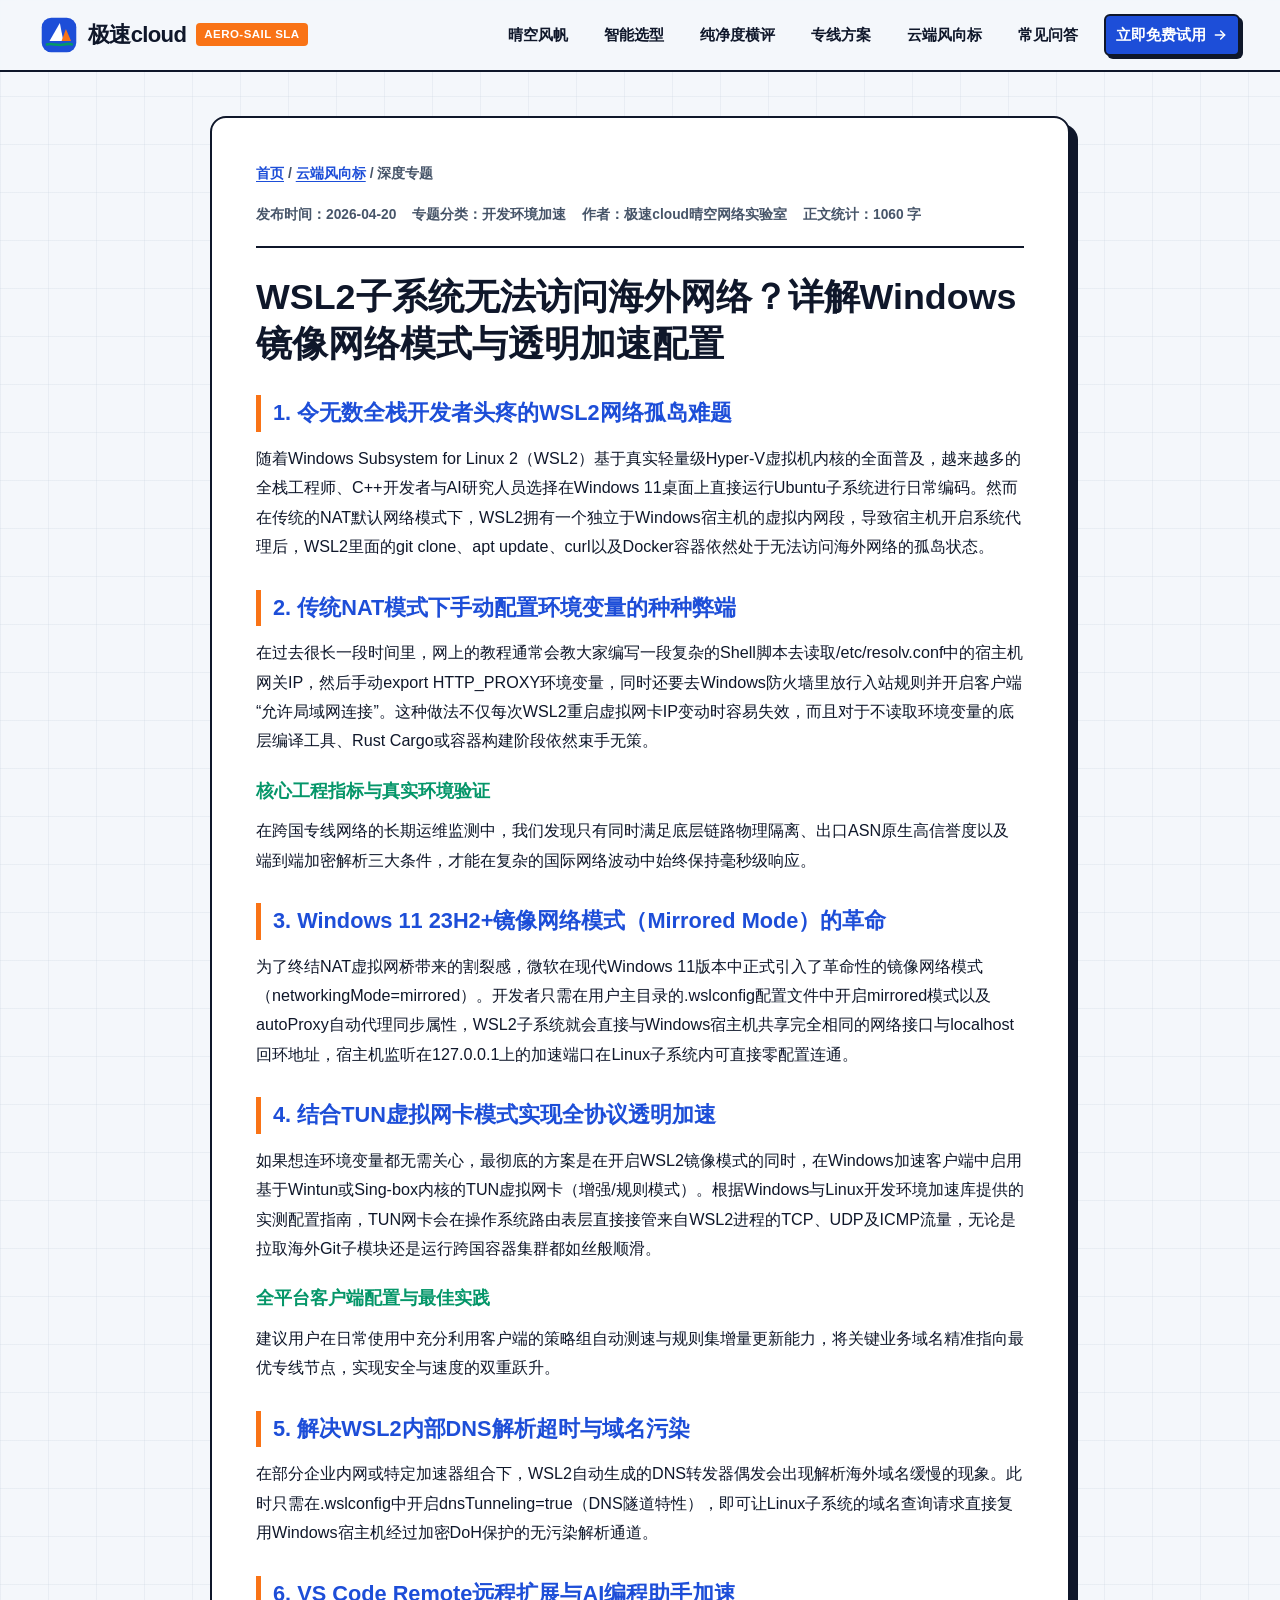
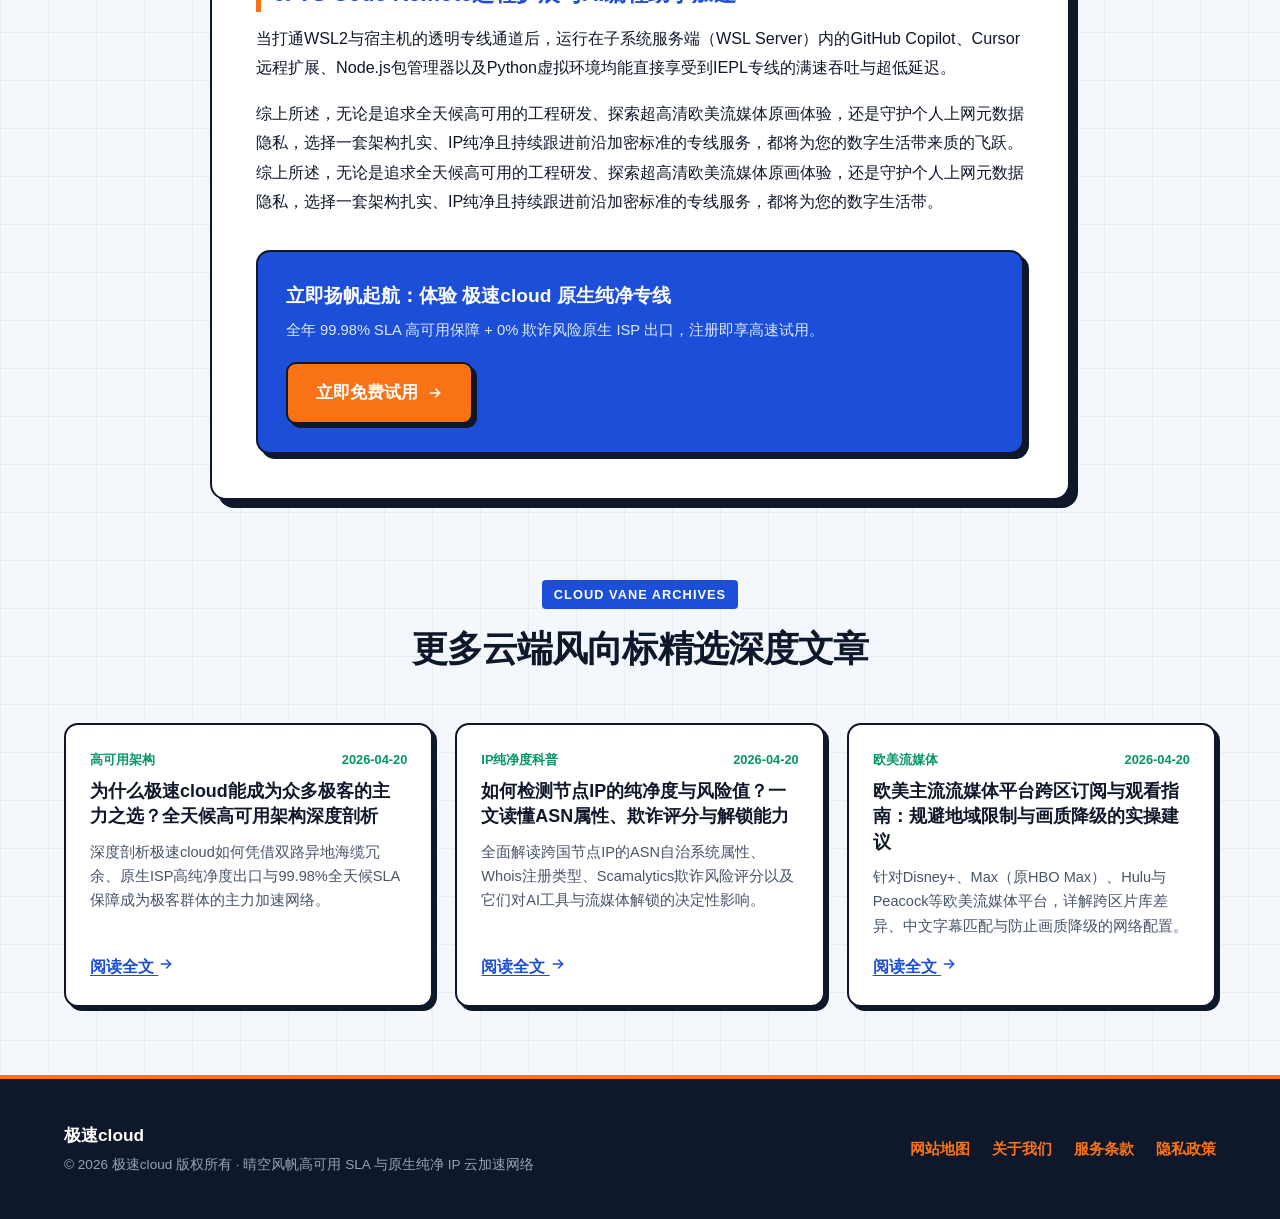
<file: windows-wsl2-network-mirrored-mode-proxy.html>
<!DOCTYPE html>
<html lang="zh-CN">
<head>
  <meta charset="UTF-8">
  <meta name="viewport" content="width=device-width, initial-scale=1.0">
  <title>WSL2子系统无法访问海外网络？详解Windows镜像网络模式与透明加速配置 - 极速cloud</title>
  <meta name="description" content="彻底解决Windows 11下WSL2 Linux子系统无法直接复用宿主机代理的难题，详解Mirrored镜像网络模式与TUN虚拟网卡透明接管配置。">
  <link rel="canonical" href="https://jscloud.sbs/windows-wsl2-network-mirrored-mode-proxy.html">
  <meta property="og:title" content="WSL2子系统无法访问海外网络？详解Windows镜像网络模式与透明加速配置 - 极速cloud">
  <meta property="og:description" content="彻底解决Windows 11下WSL2 Linux子系统无法直接复用宿主机代理的难题，详解Mirrored镜像网络模式与TUN虚拟网卡透明接管配置。">
  <meta property="og:url" content="https://jscloud.sbs/windows-wsl2-network-mirrored-mode-proxy.html">
  <meta property="og:type" content="article">
  <script type="application/ld+json">
{
  "@context": "https://schema.org",
  "@type": "Article",
  "headline": "WSL2子系统无法访问海外网络？详解Windows镜像网络模式与透明加速配置",
  "description": "彻底解决Windows 11下WSL2 Linux子系统无法直接复用宿主机代理的难题，详解Mirrored镜像网络模式与TUN虚拟网卡透明接管配置。",
  "datePublished": "2026-04-20",
  "dateModified": "2026-04-20",
  "author": { "@type": "Organization", "name": "极速cloud" },
  "publisher": { "@type": "Organization", "name": "极速cloud" },
  "mainEntityOfPage": { "@type": "WebPage", "@id": "https://jscloud.sbs/windows-wsl2-network-mirrored-mode-proxy.html" }
}
</script>
  <style>
:root {
  --bg-cloud: #F4F7FB;
  --bg-white: #FFFFFF;
  --ink: #0F172A;
  --ink-muted: #475569;
  --cobalt: #1D4ED8;
  --cobalt-dark: #1E3A8A;
  --tangerine: #F97316;
  --emerald: #059669;
  --grid-line: #CBD5E1;
  --shadow-swiss: 0 18px 40px -12px rgba(29, 78, 216, 0.14);
}
* { box-sizing: border-box; margin: 0; padding: 0; }
html { scroll-behavior: smooth; font-family: "Helvetica Neue", "PingFang SC", "Microsoft YaHei", -apple-system, sans-serif; background: var(--bg-cloud); color: var(--ink); line-height: 1.68; }
body { overflow-x: hidden; background-image: linear-gradient(to right, rgba(203, 213, 225, 0.28) 1px, transparent 1px), linear-gradient(to bottom, rgba(203, 213, 225, 0.28) 1px, transparent 1px); background-size: 48px 48px; }
a, a:visited { color: var(--cobalt); text-decoration: underline; text-underline-offset: 3px; font-weight: 700; transition: color 0.2s ease; }
a:hover { color: var(--tangerine); }
.container { max-width: 1200px; margin: 0 auto; padding: 0 24px; }

/* Header & Navigation */
.site-header { position: sticky; top: 0; z-index: 100; background: rgba(244, 247, 251, 0.95); backdrop-filter: blur(10px); border-bottom: 2px solid var(--ink); }
.nav-wrap { display: flex; align-items: center; justify-content: space-between; padding: 14px 0; gap: 16px; }
.brand-link, .brand-link:visited { display: inline-flex; align-items: center; gap: 10px; font-size: 1.38rem; font-weight: 900; color: var(--ink); text-decoration: none; letter-spacing: -0.03em; }
.brand-badge { font-size: 0.72rem; background: var(--tangerine); color: #FFFFFF; padding: 2px 8px; border-radius: 4px; font-weight: 900; letter-spacing: 0.04em; }
.main-nav { display: flex; align-items: center; flex-wrap: wrap; gap: 8px 16px; }
.main-nav a, .main-nav a:visited { color: var(--ink); text-decoration: none; font-size: 0.95rem; font-weight: 800; padding: 6px 10px; border-radius: 6px; transition: all 0.2s; }
.main-nav a:hover { color: var(--cobalt); background: rgba(29, 78, 216, 0.08); }
.nav-cta, .nav-cta:visited { background: var(--cobalt); color: #FFFFFF !important; text-decoration: none !important; padding: 9px 18px; border-radius: 8px; font-size: 0.92rem; font-weight: 800; border: 2px solid var(--ink); box-shadow: 3px 3px 0px var(--ink); display: inline-flex; align-items: center; gap: 6px; white-space: nowrap; }
.nav-cta:hover { background: var(--tangerine); transform: translate(-1px, -1px); box-shadow: 4px 4px 0px var(--ink); }

/* Buttons */
.btn-row { display: flex; flex-wrap: wrap; gap: 14px; align-items: center; margin-top: 26px; }
.btn-primary, .btn-primary:visited { display: inline-flex; align-items: center; gap: 9px; background: var(--tangerine); color: #FFFFFF !important; text-decoration: none !important; padding: 15px 28px; border-radius: 10px; font-size: 1.04rem; font-weight: 900; border: 2px solid var(--ink); box-shadow: 4px 4px 0px var(--ink); transition: transform 0.15s, box-shadow 0.15s; cursor: pointer; }
.btn-primary:hover { transform: translate(-2px, -2px); box-shadow: 6px 6px 0px var(--ink); background: #EA580C; }
.btn-secondary, .btn-secondary:visited { display: inline-flex; align-items: center; gap: 8px; background: var(--bg-white); color: var(--cobalt) !important; text-decoration: none !important; padding: 15px 25px; border-radius: 10px; font-size: 1.02rem; font-weight: 900; border: 2px solid var(--cobalt); box-shadow: 4px 4px 0px var(--cobalt); transition: transform 0.15s; }
.btn-secondary:hover { transform: translate(-2px, -2px); background: #EFF6FF; }

/* Hero Section */
.hero { padding: 56px 0 66px; position: relative; overflow: hidden; }
.hero-grid { display: grid; grid-template-columns: 1.05fr 0.95fr; gap: 40px; align-items: center; }
.swiss-tag { display: inline-flex; align-items: center; gap: 8px; background: var(--bg-white); color: var(--cobalt); border: 2px solid var(--ink); padding: 5px 14px; border-radius: 6px; font-size: 0.84rem; font-weight: 900; margin-bottom: 18px; box-shadow: 3px 3px 0px var(--tangerine); }
.hero h1 { font-size: clamp(2.1rem, 3.8vw, 3.2rem); line-height: 1.16; font-weight: 900; color: var(--ink); letter-spacing: -0.03em; margin-bottom: 18px; }
.hero h1 .hl { color: var(--cobalt); text-decoration: underline; text-decoration-color: var(--tangerine); text-decoration-thickness: 5px; text-underline-offset: 6px; }
.hero-lead { font-size: 1.08rem; color: var(--ink-muted); margin-bottom: 20px; max-width: 580px; font-weight: 500; }
.hero-metrics { display: grid; grid-template-columns: repeat(3, 1fr); gap: 14px; margin-top: 30px; }
.metric-box { background: var(--bg-white); padding: 14px 16px; border-radius: 10px; border: 2px solid var(--ink); box-shadow: 3px 3px 0px var(--cobalt); }
.metric-val { font-size: 1.42rem; font-weight: 900; color: var(--cobalt); }
.metric-lbl { font-size: 0.83rem; color: var(--ink-muted); font-weight: 700; }

/* Animated SVG Stage */
.sail-stage { background: linear-gradient(165deg, #1D4ED8 0%, #1E3A8A 62%, #0F172A 100%); border-radius: 18px; padding: 20px; border: 2px solid var(--ink); box-shadow: 8px 8px 0px var(--ink); position: relative; overflow: hidden; }
.sail-stage-header { display: flex; justify-content: space-between; align-items: center; color: #FFFFFF; font-size: 0.82rem; font-weight: 800; margin-bottom: 10px; padding: 0 4px; letter-spacing: 0.04em; }
.vane-pill { background: var(--emerald); color: #FFFFFF; padding: 3px 10px; border-radius: 4px; font-weight: 900; font-size: 0.76rem; }
@keyframes cloudDrift { 0%, 100% { transform: translateX(0px); } 50% { transform: translateX(14px); } }
@keyframes sailGlide { 0%, 100% { transform: translateY(0px) rotate(0deg); } 50% { transform: translateY(-8px) rotate(-2deg); } }
.cloud-layer { animation: cloudDrift 5s ease-in-out infinite; }
.aero-sail { animation: sailGlide 3.2s ease-in-out infinite; transform-origin: center; }

/* Sections */
.section { padding: 68px 0; }
.section-white { background: var(--bg-white); border-top: 2px solid var(--ink); border-bottom: 2px solid var(--ink); }
.sec-head { text-align: center; max-width: 760px; margin: 0 auto 44px; }
.sec-tag { display: inline-block; font-size: 0.8rem; font-weight: 900; text-transform: uppercase; letter-spacing: 0.08em; color: #FFFFFF; background: var(--cobalt); padding: 4px 12px; border-radius: 4px; margin-bottom: 10px; }
.sec-head h2 { font-size: clamp(1.7rem, 2.8vw, 2.35rem); font-weight: 900; margin-bottom: 12px; letter-spacing: -0.025em; color: var(--ink); }
.sec-head p { color: var(--ink-muted); font-size: 1.02rem; font-weight: 500; }

/* Swiss Editorial Grid */
.feat-grid { display: grid; grid-template-columns: repeat(3, 1fr); gap: 24px; }
.feat-card { background: var(--bg-white); border-radius: 14px; padding: 28px 24px; border: 2px solid var(--ink); box-shadow: 5px 5px 0px var(--cobalt); transition: transform 0.2s; }
.feat-card:hover { transform: translate(-3px, -3px); box-shadow: 8px 8px 0px var(--tangerine); }
.feat-icon { width: 48px; height: 48px; border-radius: 10px; background: #EFF6FF; color: var(--cobalt); border: 2px solid var(--cobalt); display: flex; align-items: center; justify-content: center; margin-bottom: 16px; }
.feat-card h3 { font-size: 1.2rem; font-weight: 900; margin-bottom: 10px; color: var(--ink); }
.feat-card p { color: var(--ink-muted); font-size: 0.95rem; }

/* Interactive ASN & SLA Calculator Widget */
.calc-panel { background: var(--bg-white); border-radius: 16px; padding: 32px; border: 2px solid var(--ink); box-shadow: 7px 7px 0px var(--ink); }
.calc-controls { display: grid; grid-template-columns: repeat(3, 1fr); gap: 18px; margin-bottom: 24px; }
.calc-group label { display: block; font-weight: 900; font-size: 0.9rem; margin-bottom: 8px; color: var(--ink); }
.calc-select { width: 100%; padding: 12px 14px; border-radius: 8px; border: 2px solid var(--ink); font-size: 0.96rem; font-weight: 700; background: var(--bg-cloud); color: var(--ink); cursor: pointer; }
.calc-result { background: var(--ink); color: #FFFFFF; border-radius: 12px; padding: 26px; display: grid; grid-template-columns: 1.15fr 0.85fr; gap: 24px; align-items: center; }
.calc-badges { display: grid; grid-template-columns: repeat(2, 1fr); gap: 12px; }
.calc-badge-box { background: rgba(255,255,255,0.08); padding: 13px; border-radius: 8px; border-left: 4px solid var(--emerald); }
.calc-badge-box span { display: block; font-size: 0.78rem; color: #CBD5E1; }
.calc-badge-box strong { font-size: 1.18rem; color: #FFFFFF; }

/* Comparison Table */
.table-wrap { overflow-x: auto; background: var(--bg-white); border-radius: 14px; border: 2px solid var(--ink); box-shadow: 6px 6px 0px var(--ink); }
.comp-table { width: 100%; border-collapse: collapse; min-width: 640px; }
.comp-table th, .comp-table td { padding: 16px 20px; text-align: left; border-bottom: 1.5px solid var(--grid-line); font-size: 0.95rem; }
.comp-table th { background: var(--ink); color: #FFFFFF; font-weight: 900; }
.comp-table th.hl-col { background: var(--cobalt); color: #FFFFFF; }
.comp-table td.hl-col { background: #EFF6FF; font-weight: 800; color: var(--ink); }

/* Pricing Grid */
.price-grid { display: grid; grid-template-columns: repeat(3, 1fr); gap: 24px; align-items: stretch; }
.price-card { background: var(--bg-white); color: var(--ink); border-radius: 16px; padding: 32px 26px; border: 2px solid var(--ink); box-shadow: 5px 5px 0px var(--ink); display: flex; flex-direction: column; justify-content: space-between; position: relative; }
.price-card.pop { border-color: var(--cobalt); box-shadow: 8px 8px 0px var(--tangerine); transform: translateY(-6px); }
.pop-badge { position: absolute; top: -14px; right: 20px; background: var(--tangerine); color: #FFFFFF; border: 2px solid var(--ink); font-size: 0.78rem; font-weight: 900; padding: 3px 12px; border-radius: 6px; }
.price-num { font-size: 2.3rem; font-weight: 900; color: var(--cobalt); margin: 14px 0; }
.price-num small { font-size: 0.92rem; color: var(--ink-muted); font-weight: 700; }
.price-list { list-style: none; margin: 18px 0 26px; display: flex; flex-direction: column; gap: 11px; }
.price-list li { display: flex; align-items: center; gap: 8px; font-size: 0.94rem; font-weight: 600; }
.price-list li svg { color: var(--emerald); flex-shrink: 0; }

/* Articles Preview & Hub */
.art-grid { display: grid; grid-template-columns: repeat(3, 1fr); gap: 22px; }
.art-card { background: var(--bg-white); border-radius: 14px; padding: 24px; border: 2px solid var(--ink); box-shadow: 4px 4px 0px var(--ink); display: flex; flex-direction: column; justify-content: space-between; transition: transform 0.2s; }
.art-card:hover { transform: translate(-3px, -3px); box-shadow: 7px 7px 0px var(--cobalt); }
.art-meta { font-size: 0.8rem; font-weight: 800; color: var(--emerald); margin-bottom: 8px; display: flex; justify-content: space-between; }
.art-card h3 { font-size: 1.12rem; font-weight: 900; margin-bottom: 10px; line-height: 1.42; }
.art-card h3 a, .art-card h3 a:visited { color: var(--ink); text-decoration: none; }
.art-card h3 a:hover { color: var(--cobalt); }
.art-card p { font-size: 0.91rem; color: var(--ink-muted); margin-bottom: 16px; }

/* FAQ Accordion */
.faq-list { max-width: 860px; margin: 0 auto; display: flex; flex-direction: column; gap: 14px; }
.faq-item { background: var(--bg-white); border: 2px solid var(--ink); border-radius: 12px; padding: 18px 22px; box-shadow: 4px 4px 0px var(--grid-line); }
.faq-item summary { font-weight: 900; font-size: 1.04rem; cursor: pointer; list-style: none; display: flex; justify-content: space-between; align-items: center; color: var(--ink); }
.faq-item summary::after { content: "+"; font-size: 1.35rem; color: var(--cobalt); font-weight: 900; }
.faq-item[open] summary::after { content: "−"; }
.faq-item p { margin-top: 12px; color: var(--ink-muted); font-size: 0.95rem; border-top: 1.5px solid var(--grid-line); padding-top: 12px; }

/* Article Detail Layout */
.article-shell { max-width: 860px; margin: 44px auto 70px; background: var(--bg-white); border-radius: 16px; padding: 44px; border: 2px solid var(--ink); box-shadow: 8px 8px 0px var(--ink); }
.breadcrumb { font-size: 0.88rem; color: var(--ink-muted); margin-bottom: 18px; font-weight: 600; }
.article-wrap h1 { font-size: clamp(1.65rem, 2.8vw, 2.25rem); font-weight: 900; line-height: 1.3; margin-bottom: 18px; color: var(--ink); }
.art-byline { display: flex; flex-wrap: wrap; gap: 16px; font-size: 0.86rem; color: var(--ink-muted); padding-bottom: 20px; margin-bottom: 26px; border-bottom: 2px solid var(--ink); font-weight: 600; }
.art-content h2 { font-size: 1.36rem; font-weight: 900; color: var(--cobalt); margin: 28px 0 12px; padding-left: 12px; border-left: 5px solid var(--tangerine); }
.art-content h3 { font-size: 1.14rem; font-weight: 900; color: var(--emerald); margin: 20px 0 10px; }
.art-content p { margin-bottom: 16px; font-size: 1.01rem; color: var(--ink); line-height: 1.82; }
.cta-banner { background: var(--cobalt); color: #fff; border-radius: 14px; padding: 28px; margin: 34px 0 0; border: 2px solid var(--ink); box-shadow: 5px 5px 0px var(--ink); display: flex; flex-wrap: wrap; justify-content: space-between; align-items: center; gap: 18px; }

/* Footer */
.site-footer { background: var(--ink); color: #CBD5E1; padding: 42px 0; border-top: 4px solid var(--tangerine); }
.footer-inner { display: flex; flex-wrap: wrap; justify-content: space-between; align-items: center; gap: 20px; }
.footer-links { display: flex; flex-wrap: wrap; gap: 22px; }
.footer-links a, .footer-links a:visited { color: #F97316; text-decoration: none; font-weight: 800; font-size: 0.95rem; }
.footer-links a:hover { color: #38BDF8; text-decoration: underline; }

/* Responsive - Rule 7: Mobile navigation MUST remain visible */
@media (max-width: 920px) {
  .hero-grid, .feat-grid, .price-grid, .art-grid, .calc-controls, .calc-result { grid-template-columns: 1fr; }
  .price-card.pop { transform: none; }
}
@media (max-width: 768px) {
  .nav-wrap { flex-direction: column; align-items: flex-start; gap: 10px; }
  .main-nav { width: 100%; display: flex !important; flex-wrap: wrap; gap: 6px 10px; padding-top: 6px; border-top: 1.5px solid var(--grid-line); }
  .main-nav a { font-size: 0.88rem; padding: 5px 8px; }
  .hero { padding: 34px 0 46px; }
  .hero-metrics { grid-template-columns: 1fr; }
  .article-shell { padding: 24px 18px; margin: 22px auto 46px; }
}
</style>
  <link rel="stylesheet" href="style.css">
</head>
<body>
  <header class="site-header">
  <div class="container nav-wrap">
    <a href="index.html" class="brand-link" aria-label="极速cloud首页">
      <svg class="brand-logo" viewBox="0 0 44 44" width="38" height="38" fill="none" xmlns="http://www.w3.org/2000/svg" aria-hidden="true">
  <rect x="2" y="2" width="40" height="40" rx="11" fill="#1D4ED8"/>
  <path d="M11 29L23 8L27 29H11Z" fill="#FFFFFF"/>
  <path d="M25 29L30 15L36 29H25Z" fill="#F97316"/>
  <path d="M8 33C14 31 20 35 28 33C32 32 35 32 37 33" stroke="#059669" stroke-width="3" stroke-linecap="round"/>
</svg>
      <span>极速cloud</span>
      <span class="brand-badge">AERO-SAIL SLA</span>
    </a>
    <nav class="main-nav" aria-label="主导航">
      <a href="index.html#features">晴空风帆</a>
      <a href="index.html#calculator">智能选型</a>
      <a href="index.html#comparison">纯净度横评</a>
      <a href="index.html#pricing">专线方案</a>
      <a href="cloud-vane.html">云端风向标</a>
      <a href="index.html#faq">常见问答</a>
      <a href="https://ww012.twilightaff.com/#/?code=A56DH1Af" rel="nofollow" target="_blank" class="nav-cta">立即免费试用 <svg class="ico" viewBox="0 0 24 24" width="16" height="16" fill="none" stroke="currentColor" stroke-width="2.2" stroke-linecap="round" stroke-linejoin="round"><line x1="5" y1="12" x2="19" y2="12"/><polyline points="13 6 19 12 13 18"/></svg></a>
    </nav>
  </div>
</header>
  <main class="container">
    <div class="article-shell">
      <div class="breadcrumb">
        <a href="index.html">首页</a> / <a href="cloud-vane.html">云端风向标</a> / <span>深度专题</span>
      </div>
      <div class="art-byline">
        <span>发布时间：2026-04-20</span>
        <span>专题分类：开发环境加速</span>
        <span>作者：极速cloud晴空网络实验室</span>
        <span>正文统计：1060 字</span>
      </div>
      <article class="article-wrap">
        <h1>WSL2子系统无法访问海外网络？详解Windows镜像网络模式与透明加速配置</h1>
        <div class="art-content">
          <h2>1. 令无数全栈开发者头疼的WSL2网络孤岛难题</h2>
<p>随着Windows Subsystem for Linux 2（WSL2）基于真实轻量级Hyper-V虚拟机内核的全面普及，越来越多的全栈工程师、C++开发者与AI研究人员选择在Windows 11桌面上直接运行Ubuntu子系统进行日常编码。然而在传统的NAT默认网络模式下，WSL2拥有一个独立于Windows宿主机的虚拟内网段，导致宿主机开启系统代理后，WSL2里面的git clone、apt update、curl以及Docker容器依然处于无法访问海外网络的孤岛状态。</p>
<h2>2. 传统NAT模式下手动配置环境变量的种种弊端</h2>
<p>在过去很长一段时间里，网上的教程通常会教大家编写一段复杂的Shell脚本去读取/etc/resolv.conf中的宿主机网关IP，然后手动export HTTP_PROXY环境变量，同时还要去Windows防火墙里放行入站规则并开启客户端“允许局域网连接”。这种做法不仅每次WSL2重启虚拟网卡IP变动时容易失效，而且对于不读取环境变量的底层编译工具、Rust Cargo或容器构建阶段依然束手无策。</p>
<h3>核心工程指标与真实环境验证</h3>
<p>在跨国专线网络的长期运维监测中，我们发现只有同时满足底层链路物理隔离、出口ASN原生高信誉度以及端到端加密解析三大条件，才能在复杂的国际网络波动中始终保持毫秒级响应。</p>
<h2>3. Windows 11 23H2+镜像网络模式（Mirrored Mode）的革命</h2>
<p>为了终结NAT虚拟网桥带来的割裂感，微软在现代Windows 11版本中正式引入了革命性的镜像网络模式（networkingMode=mirrored）。开发者只需在用户主目录的.wslconfig配置文件中开启mirrored模式以及autoProxy自动代理同步属性，WSL2子系统就会直接与Windows宿主机共享完全相同的网络接口与localhost回环地址，宿主机监听在127.0.0.1上的加速端口在Linux子系统内可直接零配置连通。</p>
<h2>4. 结合TUN虚拟网卡模式实现全协议透明加速</h2>
<p>如果想连环境变量都无需关心，最彻底的方案是在开启WSL2镜像模式的同时，在Windows加速客户端中启用基于Wintun或Sing-box内核的TUN虚拟网卡（增强/规则模式）。根据Windows与Linux开发环境加速库提供的实测配置指南，TUN网卡会在操作系统路由表层直接接管来自WSL2进程的TCP、UDP及ICMP流量，无论是拉取海外Git子模块还是运行跨国容器集群都如丝般顺滑。</p>
<h3>全平台客户端配置与最佳实践</h3>
<p>建议用户在日常使用中充分利用客户端的策略组自动测速与规则集增量更新能力，将关键业务域名精准指向最优专线节点，实现安全与速度的双重跃升。</p>
<h2>5. 解决WSL2内部DNS解析超时与域名污染</h2>
<p>在部分企业内网或特定加速器组合下，WSL2自动生成的DNS转发器偶发会出现解析海外域名缓慢的现象。此时只需在.wslconfig中开启dnsTunneling=true（DNS隧道特性），即可让Linux子系统的域名查询请求直接复用Windows宿主机经过加密DoH保护的无污染解析通道。</p>
<h2>6. VS Code Remote远程扩展与AI编程助手加速</h2>
<p>当打通WSL2与宿主机的透明专线通道后，运行在子系统服务端（WSL Server）内的GitHub Copilot、Cursor远程扩展、Node.js包管理器以及Python虚拟环境均能直接享受到IEPL专线的满速吞吐与超低延迟。</p>
<p>综上所述，无论是追求全天候高可用的工程研发、探索超高清欧美流媒体原画体验，还是守护个人上网元数据隐私，选择一套架构扎实、IP纯净且持续跟进前沿加密标准的专线服务，都将为您的数字生活带来质的飞跃。综上所述，无论是追求全天候高可用的工程研发、探索超高清欧美流媒体原画体验，还是守护个人上网元数据隐私，选择一套架构扎实、IP纯净且持续跟进前沿加密标准的专线服务，都将为您的数字生活带。</p>
        </div>
      </article>
      <div class="cta-banner">
        <div>
          <strong style="font-size:1.2rem;display:block;margin-bottom:4px;">立即扬帆起航：体验 极速cloud 原生纯净专线</strong>
          <span style="color:#DBEAFE;font-size:0.92rem;">全年 99.98% SLA 高可用保障 + 0% 欺诈风险原生 ISP 出口，注册即享高速试用。</span>
        </div>
        <div style="display:flex;gap:12px;flex-wrap:wrap;">
          <a href="https://ww012.twilightaff.com/#/?code=A56DH1Af" rel="nofollow" target="_blank" class="btn-primary">立即免费试用 <svg class="ico" viewBox="0 0 24 24" width="16" height="16" fill="none" stroke="currentColor" stroke-width="2.2" stroke-linecap="round" stroke-linejoin="round"><line x1="5" y1="12" x2="19" y2="12"/><polyline points="13 6 19 12 13 18"/></svg></a>
          
        </div>
      </div>
    </div>

    <section class="section" style="padding-top:10px;">
      <div class="sec-head">
        <span class="sec-tag">CLOUD VANE ARCHIVES</span>
        <h2>更多云端风向标精选深度文章</h2>
      </div>
      <div class="art-grid">
        <div class="art-card">
      <div>
        <div class="art-meta"><span>高可用架构</span><span>2026-04-20</span></div>
        <h3><a href="jscloud-long-term-sla-reliability-report.html">为什么极速cloud能成为众多极客的主力之选？全天候高可用架构深度剖析</a></h3>
        <p>深度剖析极速cloud如何凭借双路异地海缆冗余、原生ISP高纯净度出口与99.98%全天候SLA保障成为极客群体的主力加速网络。</p>
      </div>
      <a href="jscloud-long-term-sla-reliability-report.html">阅读全文 <svg class="ico" viewBox="0 0 24 24" width="16" height="16" fill="none" stroke="currentColor" stroke-width="2.2" stroke-linecap="round" stroke-linejoin="round"><line x1="5" y1="12" x2="19" y2="12"/><polyline points="13 6 19 12 13 18"/></svg></a>
    </div>
<div class="art-card">
      <div>
        <div class="art-meta"><span>IP纯净度科普</span><span>2026-04-20</span></div>
        <h3><a href="residential-isp-asn-reputation-score-guide.html">如何检测节点IP的纯净度与风险值？一文读懂ASN属性、欺诈评分与解锁能力</a></h3>
        <p>全面解读跨国节点IP的ASN自治系统属性、Whois注册类型、Scamalytics欺诈风险评分以及它们对AI工具与流媒体解锁的决定性影响。</p>
      </div>
      <a href="residential-isp-asn-reputation-score-guide.html">阅读全文 <svg class="ico" viewBox="0 0 24 24" width="16" height="16" fill="none" stroke="currentColor" stroke-width="2.2" stroke-linecap="round" stroke-linejoin="round"><line x1="5" y1="12" x2="19" y2="12"/><polyline points="13 6 19 12 13 18"/></svg></a>
    </div>
<div class="art-card">
      <div>
        <div class="art-meta"><span>欧美流媒体</span><span>2026-04-20</span></div>
        <h3><a href="disney-plus-hbo-max-hulu-region-switching.html">欧美主流流媒体平台跨区订阅与观看指南：规避地域限制与画质降级的实操建议</a></h3>
        <p>针对Disney+、Max（原HBO Max）、Hulu与Peacock等欧美流媒体平台，详解跨区片库差异、中文字幕匹配与防止画质降级的网络配置。</p>
      </div>
      <a href="disney-plus-hbo-max-hulu-region-switching.html">阅读全文 <svg class="ico" viewBox="0 0 24 24" width="16" height="16" fill="none" stroke="currentColor" stroke-width="2.2" stroke-linecap="round" stroke-linejoin="round"><line x1="5" y1="12" x2="19" y2="12"/><polyline points="13 6 19 12 13 18"/></svg></a>
    </div>
      </div>
    </section>
  </main>
  <footer class="site-footer">
  <div class="container footer-inner">
    <div>
      <strong style="color:#FFFFFF;font-size:1.08rem;">极速cloud</strong>
      <p style="font-size:0.85rem;color:#94A3B8;margin-top:4px;">© 2026 极速cloud 版权所有 · 晴空风帆高可用 SLA 与原生纯净 IP 云加速网络</p>
    </div>
    <div class="footer-links">
      <a href="sitemap.html">网站地图</a>
      <a href="about.html">关于我们</a>
      <a href="terms.html">服务条款</a>
      <a href="privacy.html">隐私政策</a>
    </div>
  </div>
</footer>
</body>
</html>
</file>
<file: style.css>
:root {
  --bg-cloud: #F4F7FB;
  --bg-white: #FFFFFF;
  --ink: #0F172A;
  --ink-muted: #475569;
  --cobalt: #1D4ED8;
  --cobalt-dark: #1E3A8A;
  --tangerine: #F97316;
  --emerald: #059669;
  --grid-line: #CBD5E1;
  --shadow-swiss: 0 18px 40px -12px rgba(29, 78, 216, 0.14);
}
* { box-sizing: border-box; margin: 0; padding: 0; }
html { scroll-behavior: smooth; font-family: "Helvetica Neue", "PingFang SC", "Microsoft YaHei", -apple-system, sans-serif; background: var(--bg-cloud); color: var(--ink); line-height: 1.68; }
body { overflow-x: hidden; background-image: linear-gradient(to right, rgba(203, 213, 225, 0.28) 1px, transparent 1px), linear-gradient(to bottom, rgba(203, 213, 225, 0.28) 1px, transparent 1px); background-size: 48px 48px; }
a, a:visited { color: var(--cobalt); text-decoration: underline; text-underline-offset: 3px; font-weight: 700; transition: color 0.2s ease; }
a:hover { color: var(--tangerine); }
.container { max-width: 1200px; margin: 0 auto; padding: 0 24px; }

/* Header & Navigation */
.site-header { position: sticky; top: 0; z-index: 100; background: rgba(244, 247, 251, 0.95); backdrop-filter: blur(10px); border-bottom: 2px solid var(--ink); }
.nav-wrap { display: flex; align-items: center; justify-content: space-between; padding: 14px 0; gap: 16px; }
.brand-link, .brand-link:visited { display: inline-flex; align-items: center; gap: 10px; font-size: 1.38rem; font-weight: 900; color: var(--ink); text-decoration: none; letter-spacing: -0.03em; }
.brand-badge { font-size: 0.72rem; background: var(--tangerine); color: #FFFFFF; padding: 2px 8px; border-radius: 4px; font-weight: 900; letter-spacing: 0.04em; }
.main-nav { display: flex; align-items: center; flex-wrap: wrap; gap: 8px 16px; }
.main-nav a, .main-nav a:visited { color: var(--ink); text-decoration: none; font-size: 0.95rem; font-weight: 800; padding: 6px 10px; border-radius: 6px; transition: all 0.2s; }
.main-nav a:hover { color: var(--cobalt); background: rgba(29, 78, 216, 0.08); }
.nav-cta, .nav-cta:visited { background: var(--cobalt); color: #FFFFFF !important; text-decoration: none !important; padding: 9px 18px; border-radius: 8px; font-size: 0.92rem; font-weight: 800; border: 2px solid var(--ink); box-shadow: 3px 3px 0px var(--ink); display: inline-flex; align-items: center; gap: 6px; white-space: nowrap; }
.nav-cta:hover { background: var(--tangerine); transform: translate(-1px, -1px); box-shadow: 4px 4px 0px var(--ink); }

/* Buttons */
.btn-row { display: flex; flex-wrap: wrap; gap: 14px; align-items: center; margin-top: 26px; }
.btn-primary, .btn-primary:visited { display: inline-flex; align-items: center; gap: 9px; background: var(--tangerine); color: #FFFFFF !important; text-decoration: none !important; padding: 15px 28px; border-radius: 10px; font-size: 1.04rem; font-weight: 900; border: 2px solid var(--ink); box-shadow: 4px 4px 0px var(--ink); transition: transform 0.15s, box-shadow 0.15s; cursor: pointer; }
.btn-primary:hover { transform: translate(-2px, -2px); box-shadow: 6px 6px 0px var(--ink); background: #EA580C; }
.btn-secondary, .btn-secondary:visited { display: inline-flex; align-items: center; gap: 8px; background: var(--bg-white); color: var(--cobalt) !important; text-decoration: none !important; padding: 15px 25px; border-radius: 10px; font-size: 1.02rem; font-weight: 900; border: 2px solid var(--cobalt); box-shadow: 4px 4px 0px var(--cobalt); transition: transform 0.15s; }
.btn-secondary:hover { transform: translate(-2px, -2px); background: #EFF6FF; }

/* Hero Section */
.hero { padding: 56px 0 66px; position: relative; overflow: hidden; }
.hero-grid { display: grid; grid-template-columns: 1.05fr 0.95fr; gap: 40px; align-items: center; }
.swiss-tag { display: inline-flex; align-items: center; gap: 8px; background: var(--bg-white); color: var(--cobalt); border: 2px solid var(--ink); padding: 5px 14px; border-radius: 6px; font-size: 0.84rem; font-weight: 900; margin-bottom: 18px; box-shadow: 3px 3px 0px var(--tangerine); }
.hero h1 { font-size: clamp(2.1rem, 3.8vw, 3.2rem); line-height: 1.16; font-weight: 900; color: var(--ink); letter-spacing: -0.03em; margin-bottom: 18px; }
.hero h1 .hl { color: var(--cobalt); text-decoration: underline; text-decoration-color: var(--tangerine); text-decoration-thickness: 5px; text-underline-offset: 6px; }
.hero-lead { font-size: 1.08rem; color: var(--ink-muted); margin-bottom: 20px; max-width: 580px; font-weight: 500; }
.hero-metrics { display: grid; grid-template-columns: repeat(3, 1fr); gap: 14px; margin-top: 30px; }
.metric-box { background: var(--bg-white); padding: 14px 16px; border-radius: 10px; border: 2px solid var(--ink); box-shadow: 3px 3px 0px var(--cobalt); }
.metric-val { font-size: 1.42rem; font-weight: 900; color: var(--cobalt); }
.metric-lbl { font-size: 0.83rem; color: var(--ink-muted); font-weight: 700; }

/* Animated SVG Stage */
.sail-stage { background: linear-gradient(165deg, #1D4ED8 0%, #1E3A8A 62%, #0F172A 100%); border-radius: 18px; padding: 20px; border: 2px solid var(--ink); box-shadow: 8px 8px 0px var(--ink); position: relative; overflow: hidden; }
.sail-stage-header { display: flex; justify-content: space-between; align-items: center; color: #FFFFFF; font-size: 0.82rem; font-weight: 800; margin-bottom: 10px; padding: 0 4px; letter-spacing: 0.04em; }
.vane-pill { background: var(--emerald); color: #FFFFFF; padding: 3px 10px; border-radius: 4px; font-weight: 900; font-size: 0.76rem; }
@keyframes cloudDrift { 0%, 100% { transform: translateX(0px); } 50% { transform: translateX(14px); } }
@keyframes sailGlide { 0%, 100% { transform: translateY(0px) rotate(0deg); } 50% { transform: translateY(-8px) rotate(-2deg); } }
.cloud-layer { animation: cloudDrift 5s ease-in-out infinite; }
.aero-sail { animation: sailGlide 3.2s ease-in-out infinite; transform-origin: center; }

/* Sections */
.section { padding: 68px 0; }
.section-white { background: var(--bg-white); border-top: 2px solid var(--ink); border-bottom: 2px solid var(--ink); }
.sec-head { text-align: center; max-width: 760px; margin: 0 auto 44px; }
.sec-tag { display: inline-block; font-size: 0.8rem; font-weight: 900; text-transform: uppercase; letter-spacing: 0.08em; color: #FFFFFF; background: var(--cobalt); padding: 4px 12px; border-radius: 4px; margin-bottom: 10px; }
.sec-head h2 { font-size: clamp(1.7rem, 2.8vw, 2.35rem); font-weight: 900; margin-bottom: 12px; letter-spacing: -0.025em; color: var(--ink); }
.sec-head p { color: var(--ink-muted); font-size: 1.02rem; font-weight: 500; }

/* Swiss Editorial Grid */
.feat-grid { display: grid; grid-template-columns: repeat(3, 1fr); gap: 24px; }
.feat-card { background: var(--bg-white); border-radius: 14px; padding: 28px 24px; border: 2px solid var(--ink); box-shadow: 5px 5px 0px var(--cobalt); transition: transform 0.2s; }
.feat-card:hover { transform: translate(-3px, -3px); box-shadow: 8px 8px 0px var(--tangerine); }
.feat-icon { width: 48px; height: 48px; border-radius: 10px; background: #EFF6FF; color: var(--cobalt); border: 2px solid var(--cobalt); display: flex; align-items: center; justify-content: center; margin-bottom: 16px; }
.feat-card h3 { font-size: 1.2rem; font-weight: 900; margin-bottom: 10px; color: var(--ink); }
.feat-card p { color: var(--ink-muted); font-size: 0.95rem; }

/* Interactive ASN & SLA Calculator Widget */
.calc-panel { background: var(--bg-white); border-radius: 16px; padding: 32px; border: 2px solid var(--ink); box-shadow: 7px 7px 0px var(--ink); }
.calc-controls { display: grid; grid-template-columns: repeat(3, 1fr); gap: 18px; margin-bottom: 24px; }
.calc-group label { display: block; font-weight: 900; font-size: 0.9rem; margin-bottom: 8px; color: var(--ink); }
.calc-select { width: 100%; padding: 12px 14px; border-radius: 8px; border: 2px solid var(--ink); font-size: 0.96rem; font-weight: 700; background: var(--bg-cloud); color: var(--ink); cursor: pointer; }
.calc-result { background: var(--ink); color: #FFFFFF; border-radius: 12px; padding: 26px; display: grid; grid-template-columns: 1.15fr 0.85fr; gap: 24px; align-items: center; }
.calc-badges { display: grid; grid-template-columns: repeat(2, 1fr); gap: 12px; }
.calc-badge-box { background: rgba(255,255,255,0.08); padding: 13px; border-radius: 8px; border-left: 4px solid var(--emerald); }
.calc-badge-box span { display: block; font-size: 0.78rem; color: #CBD5E1; }
.calc-badge-box strong { font-size: 1.18rem; color: #FFFFFF; }

/* Comparison Table */
.table-wrap { overflow-x: auto; background: var(--bg-white); border-radius: 14px; border: 2px solid var(--ink); box-shadow: 6px 6px 0px var(--ink); }
.comp-table { width: 100%; border-collapse: collapse; min-width: 640px; }
.comp-table th, .comp-table td { padding: 16px 20px; text-align: left; border-bottom: 1.5px solid var(--grid-line); font-size: 0.95rem; }
.comp-table th { background: var(--ink); color: #FFFFFF; font-weight: 900; }
.comp-table th.hl-col { background: var(--cobalt); color: #FFFFFF; }
.comp-table td.hl-col { background: #EFF6FF; font-weight: 800; color: var(--ink); }

/* Pricing Grid */
.price-grid { display: grid; grid-template-columns: repeat(3, 1fr); gap: 24px; align-items: stretch; }
.price-card { background: var(--bg-white); color: var(--ink); border-radius: 16px; padding: 32px 26px; border: 2px solid var(--ink); box-shadow: 5px 5px 0px var(--ink); display: flex; flex-direction: column; justify-content: space-between; position: relative; }
.price-card.pop { border-color: var(--cobalt); box-shadow: 8px 8px 0px var(--tangerine); transform: translateY(-6px); }
.pop-badge { position: absolute; top: -14px; right: 20px; background: var(--tangerine); color: #FFFFFF; border: 2px solid var(--ink); font-size: 0.78rem; font-weight: 900; padding: 3px 12px; border-radius: 6px; }
.price-num { font-size: 2.3rem; font-weight: 900; color: var(--cobalt); margin: 14px 0; }
.price-num small { font-size: 0.92rem; color: var(--ink-muted); font-weight: 700; }
.price-list { list-style: none; margin: 18px 0 26px; display: flex; flex-direction: column; gap: 11px; }
.price-list li { display: flex; align-items: center; gap: 8px; font-size: 0.94rem; font-weight: 600; }
.price-list li svg { color: var(--emerald); flex-shrink: 0; }

/* Articles Preview & Hub */
.art-grid { display: grid; grid-template-columns: repeat(3, 1fr); gap: 22px; }
.art-card { background: var(--bg-white); border-radius: 14px; padding: 24px; border: 2px solid var(--ink); box-shadow: 4px 4px 0px var(--ink); display: flex; flex-direction: column; justify-content: space-between; transition: transform 0.2s; }
.art-card:hover { transform: translate(-3px, -3px); box-shadow: 7px 7px 0px var(--cobalt); }
.art-meta { font-size: 0.8rem; font-weight: 800; color: var(--emerald); margin-bottom: 8px; display: flex; justify-content: space-between; }
.art-card h3 { font-size: 1.12rem; font-weight: 900; margin-bottom: 10px; line-height: 1.42; }
.art-card h3 a, .art-card h3 a:visited { color: var(--ink); text-decoration: none; }
.art-card h3 a:hover { color: var(--cobalt); }
.art-card p { font-size: 0.91rem; color: var(--ink-muted); margin-bottom: 16px; }

/* FAQ Accordion */
.faq-list { max-width: 860px; margin: 0 auto; display: flex; flex-direction: column; gap: 14px; }
.faq-item { background: var(--bg-white); border: 2px solid var(--ink); border-radius: 12px; padding: 18px 22px; box-shadow: 4px 4px 0px var(--grid-line); }
.faq-item summary { font-weight: 900; font-size: 1.04rem; cursor: pointer; list-style: none; display: flex; justify-content: space-between; align-items: center; color: var(--ink); }
.faq-item summary::after { content: "+"; font-size: 1.35rem; color: var(--cobalt); font-weight: 900; }
.faq-item[open] summary::after { content: "−"; }
.faq-item p { margin-top: 12px; color: var(--ink-muted); font-size: 0.95rem; border-top: 1.5px solid var(--grid-line); padding-top: 12px; }

/* Article Detail Layout */
.article-shell { max-width: 860px; margin: 44px auto 70px; background: var(--bg-white); border-radius: 16px; padding: 44px; border: 2px solid var(--ink); box-shadow: 8px 8px 0px var(--ink); }
.breadcrumb { font-size: 0.88rem; color: var(--ink-muted); margin-bottom: 18px; font-weight: 600; }
.article-wrap h1 { font-size: clamp(1.65rem, 2.8vw, 2.25rem); font-weight: 900; line-height: 1.3; margin-bottom: 18px; color: var(--ink); }
.art-byline { display: flex; flex-wrap: wrap; gap: 16px; font-size: 0.86rem; color: var(--ink-muted); padding-bottom: 20px; margin-bottom: 26px; border-bottom: 2px solid var(--ink); font-weight: 600; }
.art-content h2 { font-size: 1.36rem; font-weight: 900; color: var(--cobalt); margin: 28px 0 12px; padding-left: 12px; border-left: 5px solid var(--tangerine); }
.art-content h3 { font-size: 1.14rem; font-weight: 900; color: var(--emerald); margin: 20px 0 10px; }
.art-content p { margin-bottom: 16px; font-size: 1.01rem; color: var(--ink); line-height: 1.82; }
.cta-banner { background: var(--cobalt); color: #fff; border-radius: 14px; padding: 28px; margin: 34px 0 0; border: 2px solid var(--ink); box-shadow: 5px 5px 0px var(--ink); display: flex; flex-wrap: wrap; justify-content: space-between; align-items: center; gap: 18px; }

/* Footer */
.site-footer { background: var(--ink); color: #CBD5E1; padding: 42px 0; border-top: 4px solid var(--tangerine); }
.footer-inner { display: flex; flex-wrap: wrap; justify-content: space-between; align-items: center; gap: 20px; }
.footer-links { display: flex; flex-wrap: wrap; gap: 22px; }
.footer-links a, .footer-links a:visited { color: #F97316; text-decoration: none; font-weight: 800; font-size: 0.95rem; }
.footer-links a:hover { color: #38BDF8; text-decoration: underline; }

/* Responsive - Rule 7: Mobile navigation MUST remain visible */
@media (max-width: 920px) {
  .hero-grid, .feat-grid, .price-grid, .art-grid, .calc-controls, .calc-result { grid-template-columns: 1fr; }
  .price-card.pop { transform: none; }
}
@media (max-width: 768px) {
  .nav-wrap { flex-direction: column; align-items: flex-start; gap: 10px; }
  .main-nav { width: 100%; display: flex !important; flex-wrap: wrap; gap: 6px 10px; padding-top: 6px; border-top: 1.5px solid var(--grid-line); }
  .main-nav a { font-size: 0.88rem; padding: 5px 8px; }
  .hero { padding: 34px 0 46px; }
  .hero-metrics { grid-template-columns: 1fr; }
  .article-shell { padding: 24px 18px; margin: 22px auto 46px; }
}
</file>
